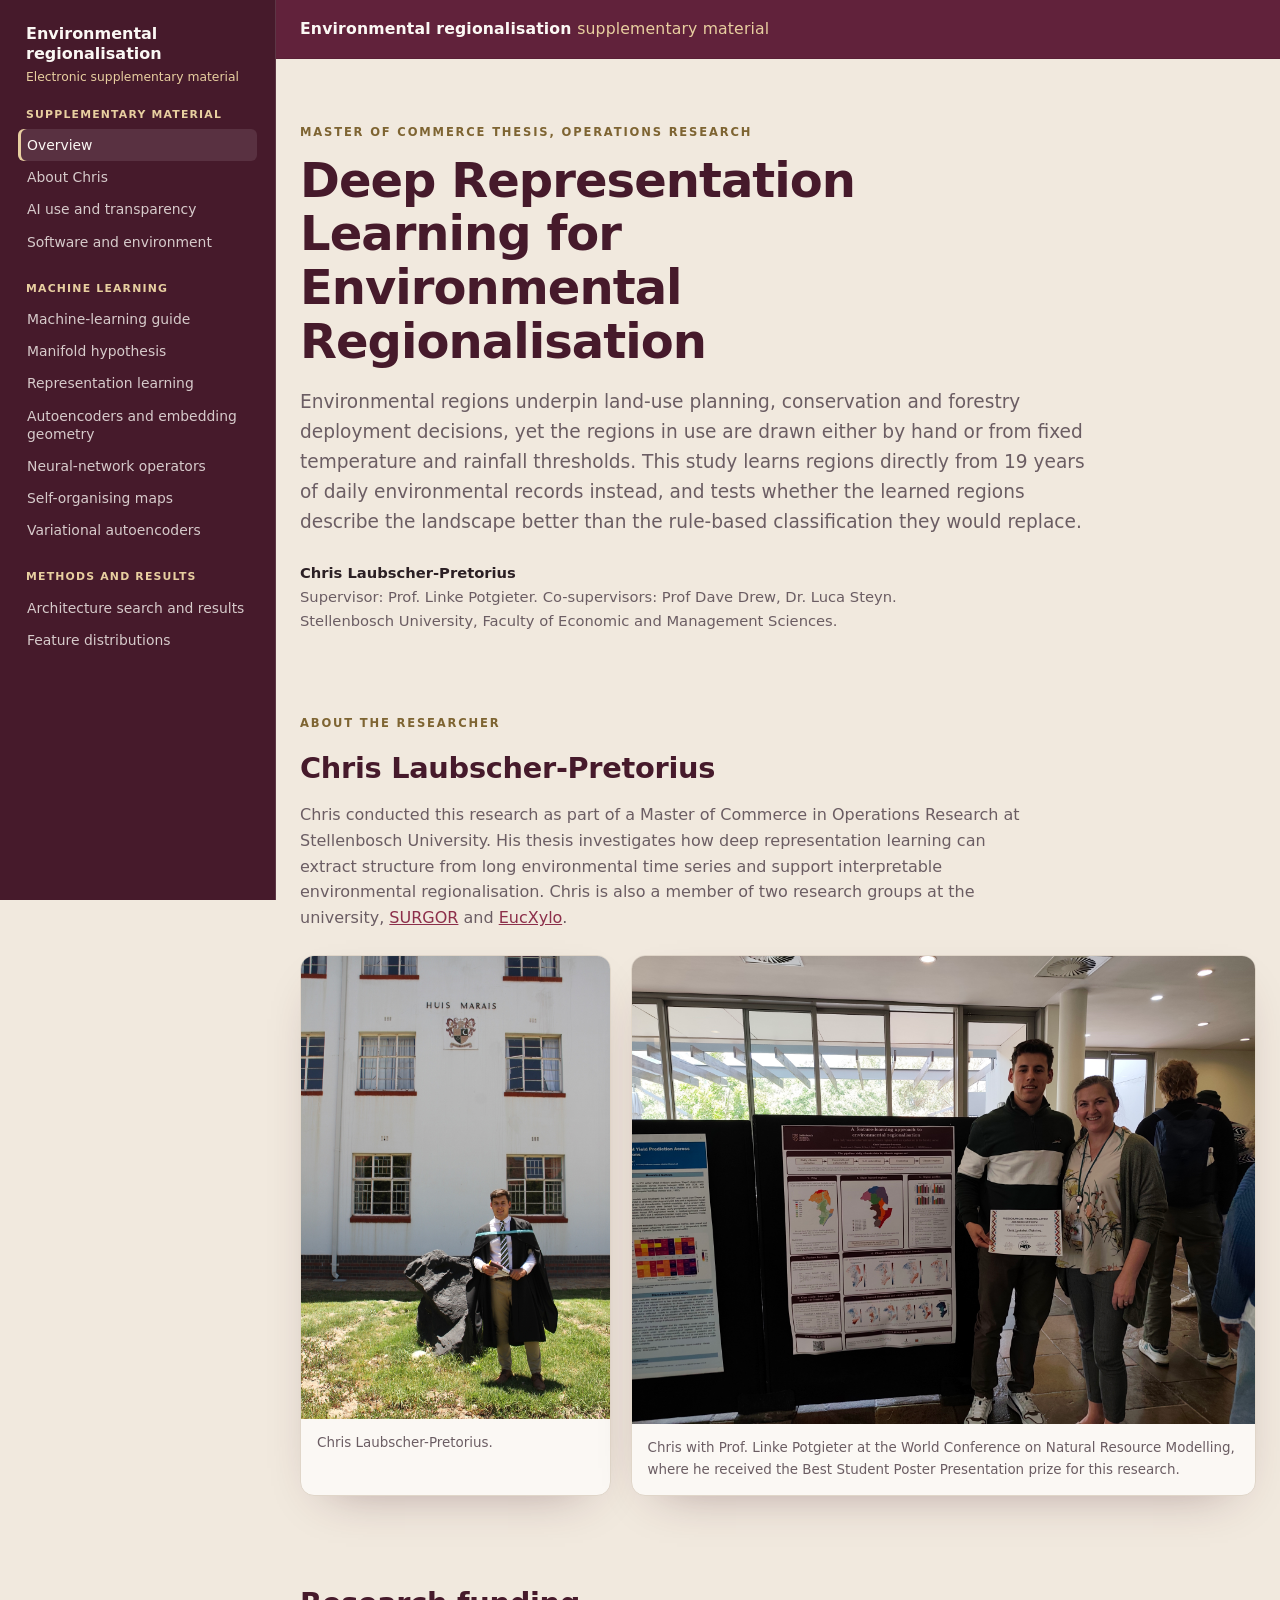
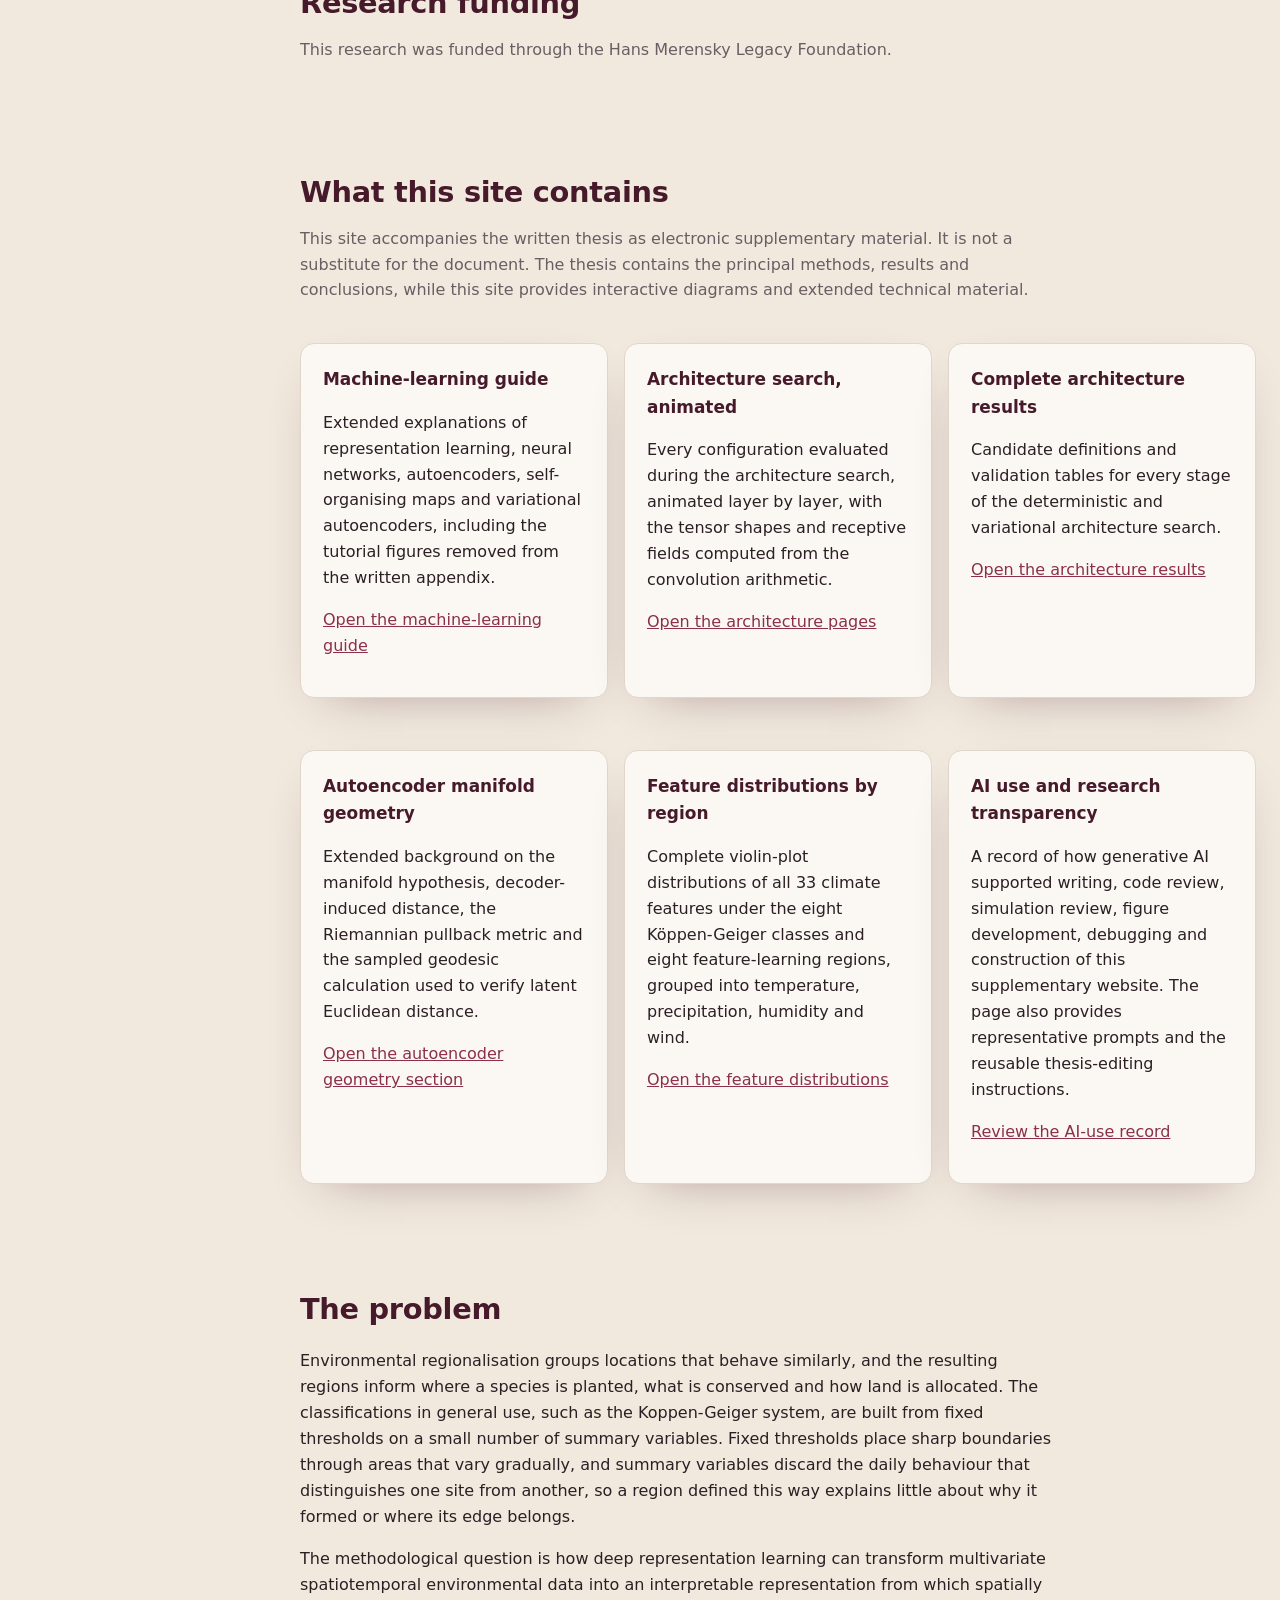
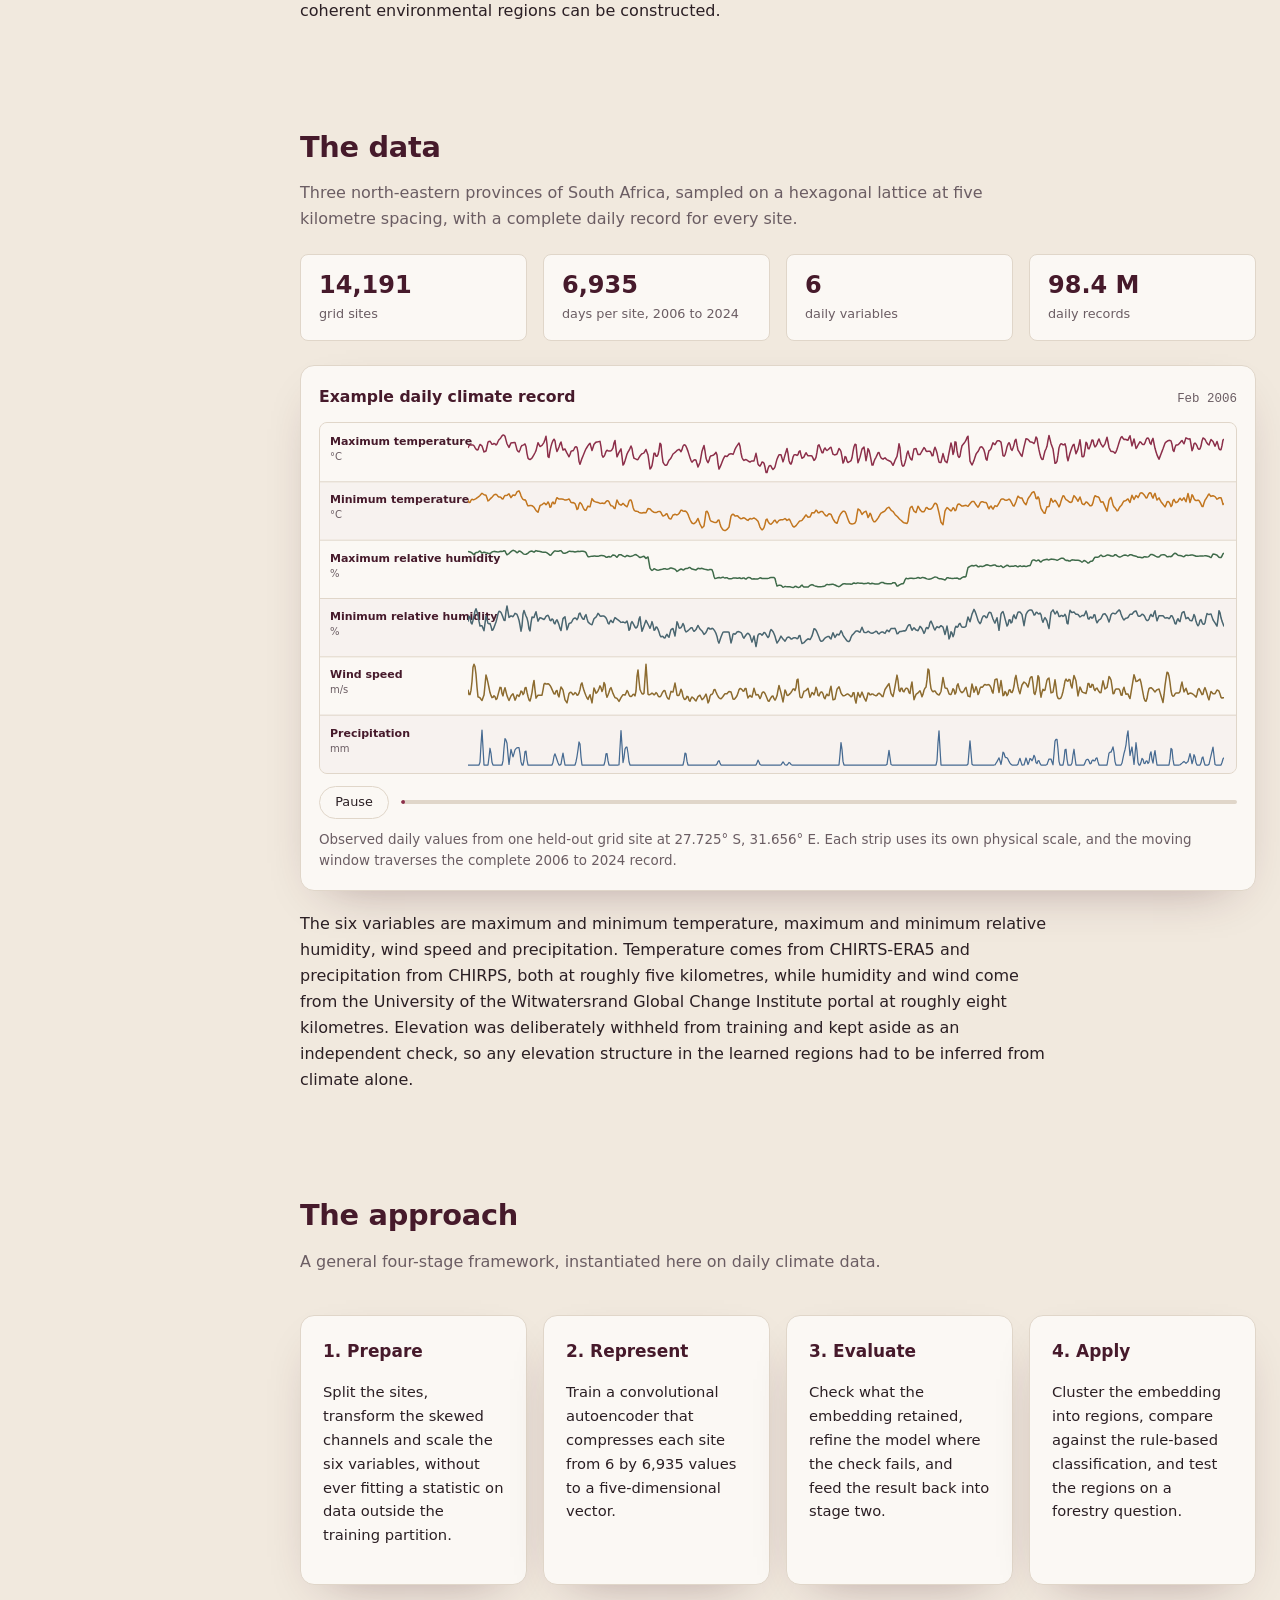
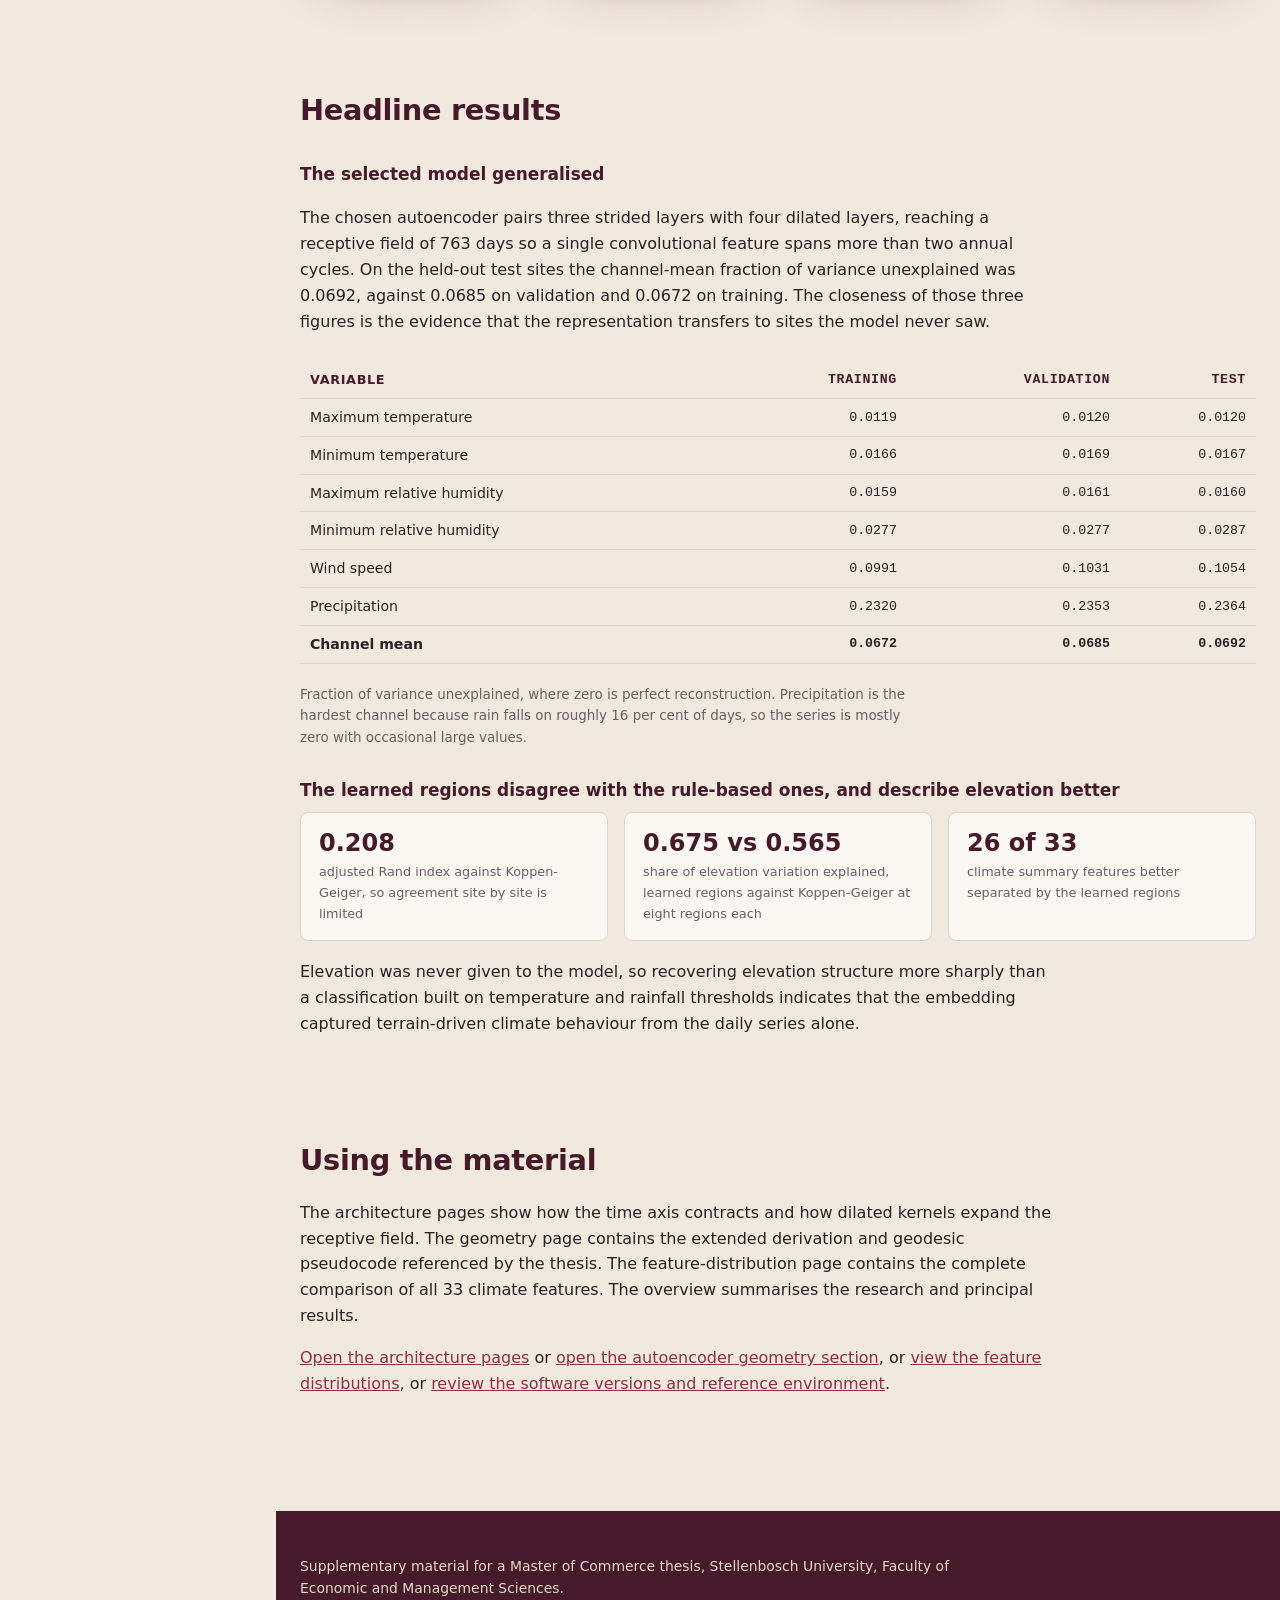
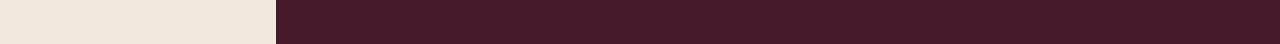
<file: index.html>
<!doctype html>
<html lang="en-GB">
<head>
<meta charset="utf-8">
<meta name="viewport" content="width=device-width, initial-scale=1">
<title>Deep Representation Learning for Environmental Regionalisation | Supplementary material</title>
<meta name="description" content="Supplementary material for a Master of Commerce thesis on deep representation learning for environmental regionalisation in KwaZulu-Natal, Mpumalanga and Limpopo.">
<meta name="robots" content="noindex, nofollow, noarchive, nosnippet, noimageindex, notranslate">
<meta name="googlebot" content="noindex, nofollow, noarchive, nosnippet">
<meta name="bingbot" content="noindex, nofollow, noarchive, nosnippet">
<!-- Opt out of model training and retrieval. -->
<meta name="robots" content="noai, noimageai">
<meta name="CCBot" content="nofollow">
<link rel="stylesheet" href="css/styles.css?v=20260831-2">
<script defer src="js/site-nav.js?v=20260831-2"></script>
<script defer src="js/data-timeline.js"></script>
</head>
<body data-page="overview">

<header class="site-header">
  <div class="wrap">
    <a class="brand" href="index.html">Environmental regionalisation <span>supplementary material</span></a>
    <nav class="nav">
      <a href="index.html" aria-current="page">Overview</a>
      <a href="#about">About</a>
      <a href="research-transparency.html">AI transparency</a>
      <a href="software-environment.html">Software</a>
      <a href="architectures.html">Architectures</a>
      <a href="ml-neural-networks.html#geometry">Geometry</a>
      <a href="feature-distributions.html">Distributions</a>
    </nav>
  </div>
</header>

<main>

<section class="hero">
  <div class="wrap">
    <p class="eyebrow">Master of Commerce thesis, Operations Research</p>
    <h1>Deep Representation Learning for Environmental Regionalisation</h1>
    <p class="lede">
      Environmental regions underpin land-use planning, conservation and forestry deployment
      decisions, yet the regions in use are drawn either by hand or from fixed temperature and
      rainfall thresholds. This study learns regions directly from 19 years of daily environmental
      records instead, and tests whether the learned regions describe the landscape better than the
      rule-based classification they would replace.
    </p>
    <p class="byline">
      <strong>Chris Laubscher-Pretorius</strong><br>
      Supervisor: Prof. Linke Potgieter. Co-supervisors: Prof Dave Drew, Dr. Luca Steyn.<br>
      Stellenbosch University, Faculty of Economic and Management Sciences.
    </p>
  </div>
</section>

<section id="about" class="about-section">
  <div class="wrap">
    <p class="eyebrow">About the researcher</p>
    <h2>Chris Laubscher-Pretorius</h2>
    <p class="section-lede">
      Chris conducted this research as part of a Master of Commerce in Operations Research at
      Stellenbosch University. His thesis investigates how deep representation learning can
      extract structure from long environmental time series and support interpretable
      environmental regionalisation. Chris is also a member of two research groups at the
      university, <a href="https://www.surgor.org.za/" target="_blank" rel="noopener noreferrer">SURGOR</a>
      and <a href="https://eucxylo.sun.ac.za/" target="_blank" rel="noopener noreferrer">EucXylo</a>.
    </p>
    <div class="about-gallery">
      <figure class="about-photo about-photo-portrait">
        <img src="images/about/chris-laubscher-pretorius.jpg"
             alt="Chris Laubscher-Pretorius outside Huis Marais at Stellenbosch University"
             width="2304"
             height="3456"
             loading="lazy">
        <figcaption>Chris Laubscher-Pretorius.</figcaption>
      </figure>
      <figure class="about-photo about-photo-award">
        <img src="images/about/chris-laubscher-pretorius-conference.jpg"
             alt="Chris Laubscher-Pretorius and Professor Linke Potgieter beside the environmental regionalisation poster"
             width="4080"
             height="3060"
             loading="lazy">
        <figcaption>
          Chris with Prof. Linke Potgieter at the World Conference on Natural Resource Modelling,
          where he received the Best Student Poster Presentation prize for this research.
        </figcaption>
      </figure>
    </div>
  </div>
</section>

<section id="funding">
  <div class="wrap">
    <h2>Research funding</h2>
    <p class="section-lede">
      This research was funded through the Hans Merensky Legacy Foundation.
    </p>
  </div>
</section>

<section>
  <div class="wrap">
    <h2>What this site contains</h2>
    <p class="section-lede">
      This site accompanies the written thesis as electronic supplementary material. It is not a
      substitute for the document. The thesis contains the principal methods, results and
      conclusions, while this site provides interactive diagrams and extended technical material.
    </p>
    <div class="grid grid-3">
      <div class="card">
        <h3 style="margin-top:0">Machine-learning guide</h3>
        <p>
          Extended explanations of representation learning, neural networks, autoencoders,
          self-organising maps and variational autoencoders, including
          the tutorial figures removed from the written appendix.
        </p>
        <p><a href="machine-learning.html">Open the machine-learning guide</a></p>
      </div>
      <div class="card">
        <h3 style="margin-top:0">Architecture search, animated</h3>
        <p>
          Every configuration evaluated during the architecture search, animated layer by layer,
          with the tensor shapes and receptive fields computed from the convolution arithmetic.
        </p>
        <p><a href="architectures.html">Open the architecture pages</a></p>
      </div>
      <div class="card">
        <h3 style="margin-top:0">Complete architecture results</h3>
        <p>
          Candidate definitions and validation tables for every stage of the deterministic and
          variational architecture search.
        </p>
        <p><a href="architecture-results.html">Open the architecture results</a></p>
      </div>
      <div class="card">
        <h3 style="margin-top:0">Autoencoder manifold geometry</h3>
        <p>
          Extended background on the manifold hypothesis, decoder-induced distance, the
          Riemannian pullback metric and the sampled geodesic calculation used to verify latent
          Euclidean distance.
        </p>
        <p><a href="ml-neural-networks.html#geometry">Open the autoencoder geometry section</a></p>
      </div>
      <div class="card">
        <h3 style="margin-top:0">Feature distributions by region</h3>
        <p>
          Complete violin-plot distributions of all 33 climate features under the eight
          K&ouml;ppen-Geiger classes and eight feature-learning regions, grouped into temperature,
          precipitation, humidity and wind.
        </p>
        <p><a href="feature-distributions.html">Open the feature distributions</a></p>
      </div>
      <div class="card">
        <h3 style="margin-top:0">AI use and research transparency</h3>
        <p>
          A record of how generative AI supported writing, code review, simulation review,
          figure development, debugging and construction of this supplementary website. The page
          also provides representative prompts and the reusable thesis-editing instructions.
        </p>
        <p><a href="research-transparency.html">Review the AI-use record</a></p>
      </div>
    </div>
  </div>
</section>

<section>
  <div class="wrap">
    <h2>The problem</h2>
    <p>
      Environmental regionalisation groups locations that behave similarly, and the resulting
      regions inform where a species is planted, what is conserved and how land is allocated. The
      classifications in general use, such as the Koppen-Geiger system, are built from fixed
      thresholds on a small number of summary variables. Fixed thresholds place sharp boundaries
      through areas that vary gradually, and summary variables discard the daily behaviour that
      distinguishes one site from another, so a region defined this way explains little about why
      it formed or where its edge belongs.
    </p>
    <p>
      The methodological question is how deep representation learning can transform multivariate
      spatiotemporal environmental data into an interpretable representation from which spatially
      coherent environmental regions can be constructed.
    </p>
  </div>
</section>

<section>
  <div class="wrap">
    <h2>The data</h2>
    <p class="section-lede">
      Three north-eastern provinces of South Africa, sampled on a hexagonal lattice at five
      kilometre spacing, with a complete daily record for every site.
    </p>
    <div class="grid grid-4">
      <div class="stat"><span class="n">14,191</span><span class="k">grid sites</span></div>
      <div class="stat"><span class="n">6,935</span><span class="k">days per site, 2006 to 2024</span></div>
      <div class="stat"><span class="n">6</span><span class="k">daily variables</span></div>
      <div class="stat"><span class="n">98.4 M</span><span class="k">daily records</span></div>
    </div>
    <figure class="data-timeline">
      <div class="data-timeline-heading">
        <strong>Example daily climate record</strong>
        <span id="data-timeline-date">Loading the record...</span>
      </div>
      <div class="data-timeline-canvas-wrap">
        <canvas id="data-timeline-canvas" role="img" aria-label="Six animated daily environmental time series from one held-out grid site"></canvas>
      </div>
      <div class="data-timeline-controls">
        <button id="data-timeline-toggle" type="button">Pause</button>
        <div class="data-timeline-progress" aria-hidden="true"><span id="data-timeline-progress"></span></div>
      </div>
      <figcaption id="data-timeline-caption">A moving one-year window through one complete site record.</figcaption>
    </figure>
    <p style="margin-top:18px">
      The six variables are maximum and minimum temperature, maximum and minimum relative
      humidity, wind speed and precipitation. Temperature comes from CHIRTS-ERA5 and precipitation
      from CHIRPS, both at roughly five kilometres, while humidity and wind come from the
      University of the Witwatersrand Global Change Institute portal at roughly eight kilometres.
      Elevation was deliberately withheld from training and kept aside as an independent check, so
      any elevation structure in the learned regions had to be inferred from climate alone.
    </p>
  </div>
</section>

<section>
  <div class="wrap">
    <h2>The approach</h2>
    <p class="section-lede">
      A general four-stage framework, instantiated here on daily climate data.
    </p>
    <div class="grid grid-4">
      <div class="card"><h3 style="margin-top:0">1. Prepare</h3><p style="font-size:0.92rem">
        Split the sites, transform the skewed channels and scale the six variables, without ever
        fitting a statistic on data outside the training partition.</p></div>
      <div class="card"><h3 style="margin-top:0">2. Represent</h3><p style="font-size:0.92rem">
        Train a convolutional autoencoder that compresses each site from 6 by 6,935 values to a
        five-dimensional vector.</p></div>
      <div class="card"><h3 style="margin-top:0">3. Evaluate</h3><p style="font-size:0.92rem">
        Check what the embedding retained, refine the model where the check fails, and feed the
        result back into stage two.</p></div>
      <div class="card"><h3 style="margin-top:0">4. Apply</h3><p style="font-size:0.92rem">
        Cluster the embedding into regions, compare against the rule-based classification, and test
        the regions on a forestry question.</p></div>
    </div>
  </div>
</section>

<section>
  <div class="wrap">
    <h2>Headline results</h2>

    <h3>The selected model generalised</h3>
    <p>
      The chosen autoencoder pairs three strided layers with four dilated layers, reaching a
      receptive field of 763 days so a single convolutional feature spans more than two annual
      cycles. On the held-out test sites the channel-mean fraction of variance unexplained was
      0.0692, against 0.0685 on validation and 0.0672 on training. The closeness of those three
      figures is the evidence that the representation transfers to sites the model never saw.
    </p>
    <div class="table-scroll">
      <table>
        <thead><tr><th>Variable</th><th class="num">Training</th><th class="num">Validation</th><th class="num">Test</th></tr></thead>
        <tbody>
          <tr><td>Maximum temperature</td><td class="num">0.0119</td><td class="num">0.0120</td><td class="num">0.0120</td></tr>
          <tr><td>Minimum temperature</td><td class="num">0.0166</td><td class="num">0.0169</td><td class="num">0.0167</td></tr>
          <tr><td>Maximum relative humidity</td><td class="num">0.0159</td><td class="num">0.0161</td><td class="num">0.0160</td></tr>
          <tr><td>Minimum relative humidity</td><td class="num">0.0277</td><td class="num">0.0277</td><td class="num">0.0287</td></tr>
          <tr><td>Wind speed</td><td class="num">0.0991</td><td class="num">0.1031</td><td class="num">0.1054</td></tr>
          <tr><td>Precipitation</td><td class="num">0.2320</td><td class="num">0.2353</td><td class="num">0.2364</td></tr>
          <tr><td><strong>Channel mean</strong></td><td class="num"><strong>0.0672</strong></td><td class="num"><strong>0.0685</strong></td><td class="num"><strong>0.0692</strong></td></tr>
        </tbody>
      </table>
    </div>
    <p class="fig-note">
      Fraction of variance unexplained, where zero is perfect reconstruction. Precipitation is the
      hardest channel because rain falls on roughly 16 per cent of days, so the series is mostly
      zero with occasional large values.
    </p>

    <h3>The learned regions disagree with the rule-based ones, and describe elevation better</h3>
    <div class="grid grid-3">
      <div class="stat"><span class="n">0.208</span><span class="k">adjusted Rand index against Koppen-Geiger, so agreement site by site is limited</span></div>
      <div class="stat"><span class="n">0.675 vs 0.565</span><span class="k">share of elevation variation explained, learned regions against Koppen-Geiger at eight regions each</span></div>
      <div class="stat"><span class="n">26 of 33</span><span class="k">climate summary features better separated by the learned regions</span></div>
    </div>
    <p style="margin-top:18px">
      Elevation was never given to the model, so recovering elevation structure more sharply than a
      classification built on temperature and rainfall thresholds indicates that the embedding
      captured terrain-driven climate behaviour from the daily series alone.
    </p>
  </div>
</section>

<section>
  <div class="wrap">
    <h2>Using the material</h2>
    <p>
      The architecture pages show how the time axis contracts and how dilated kernels expand the
      receptive field. The geometry page contains the extended derivation and geodesic pseudocode
      referenced by the thesis. The feature-distribution page contains the complete comparison of
      all 33 climate features. The overview summarises the research and principal results.
    </p>
    <p><a href="architectures.html">Open the architecture pages</a> or
      <a href="ml-neural-networks.html#geometry">open the autoencoder geometry section</a>, or
      <a href="feature-distributions.html">view the feature distributions</a>, or
      <a href="software-environment.html">review the software versions and reference environment</a>.</p>
  </div>
</section>

</main>

<footer class="site-footer">
  <div class="wrap">
    <p>Supplementary material for a Master of Commerce thesis, Stellenbosch University, Faculty of
    Economic and Management Sciences.</p>
  </div>
</footer>

</body>
</html>
</file>
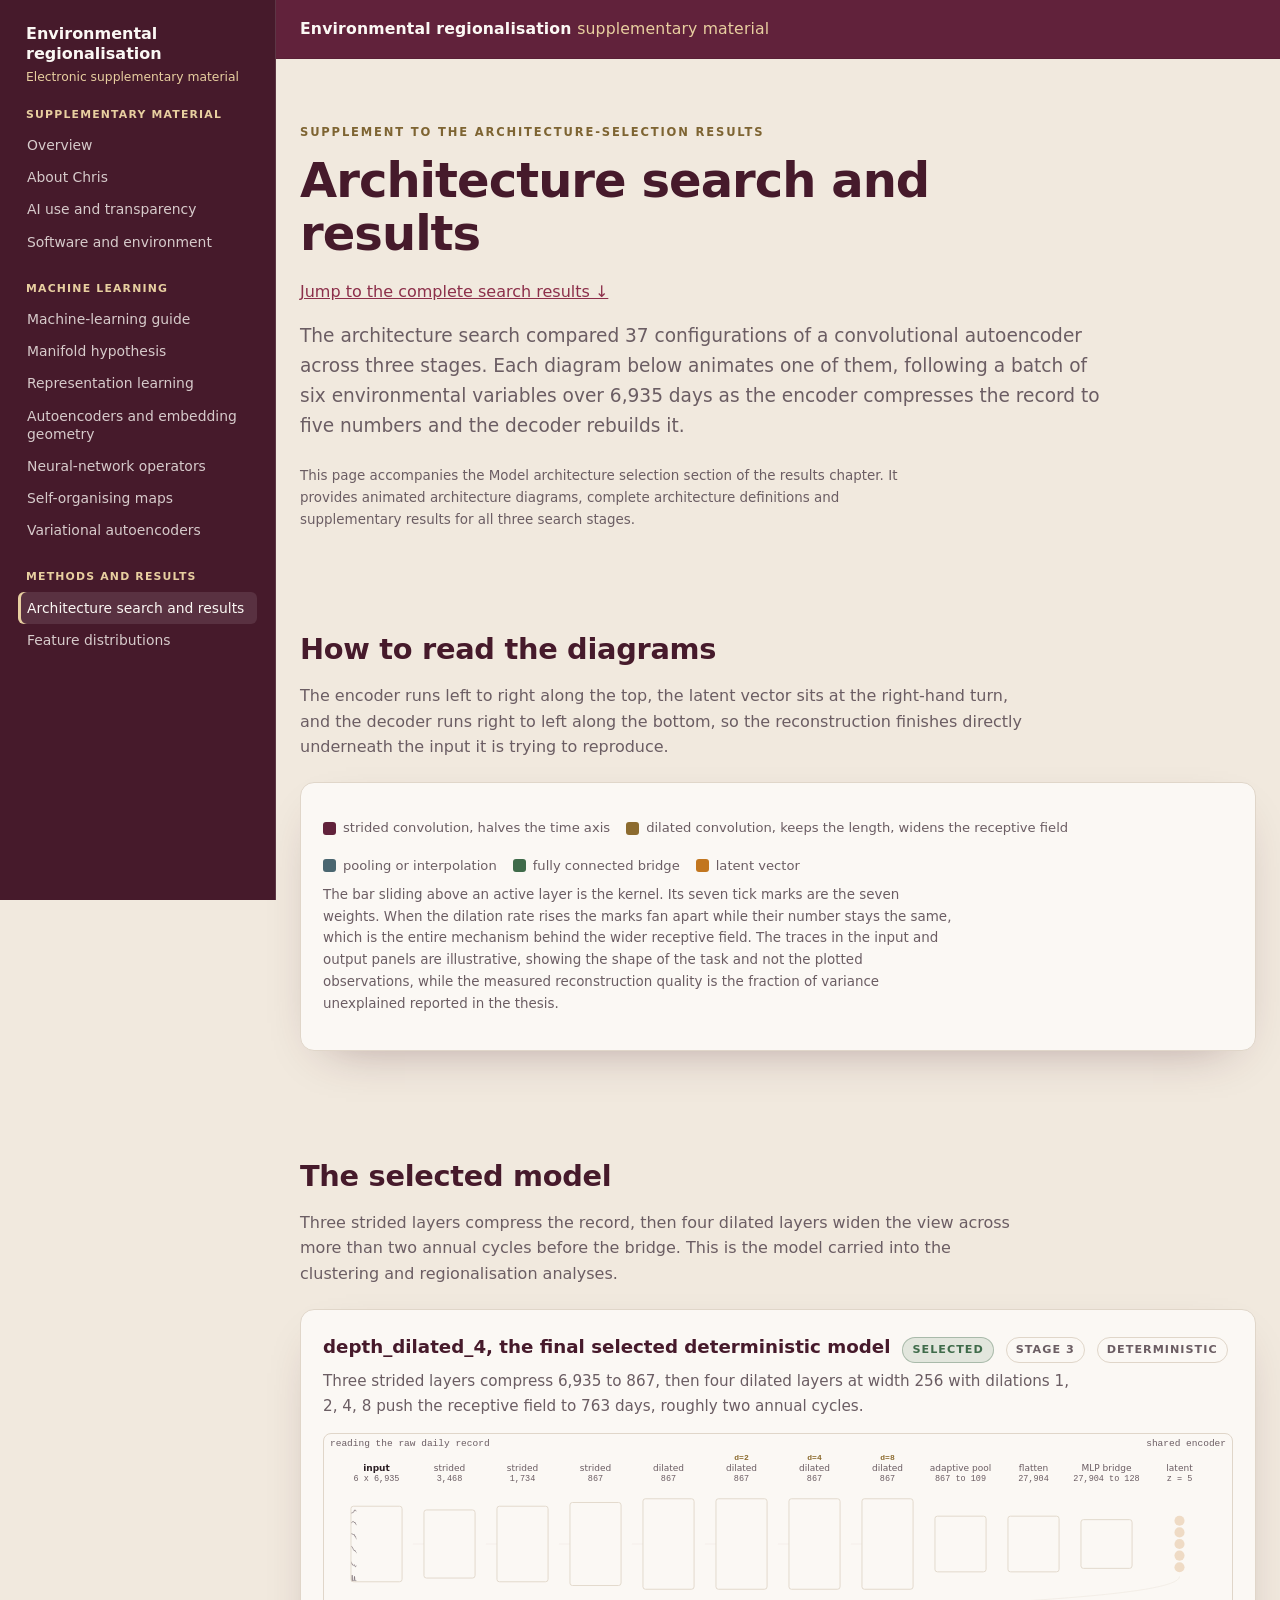
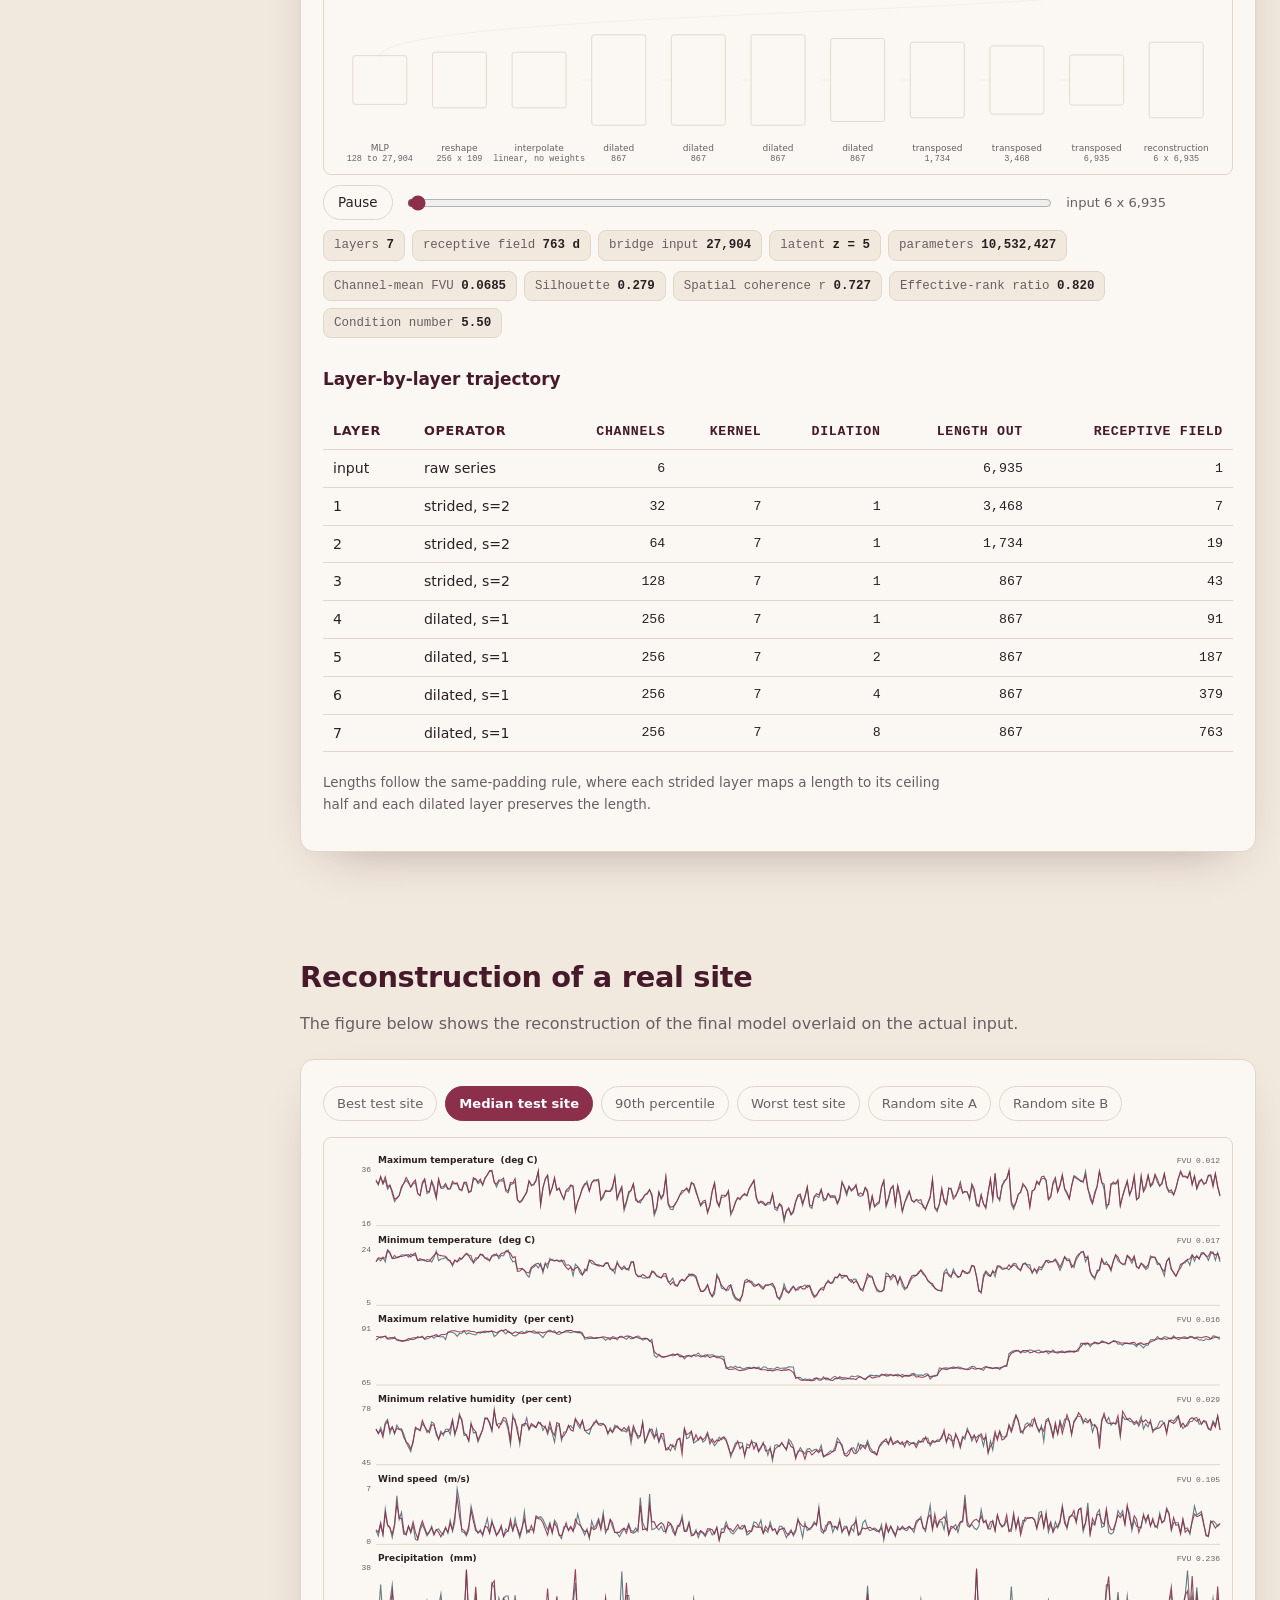
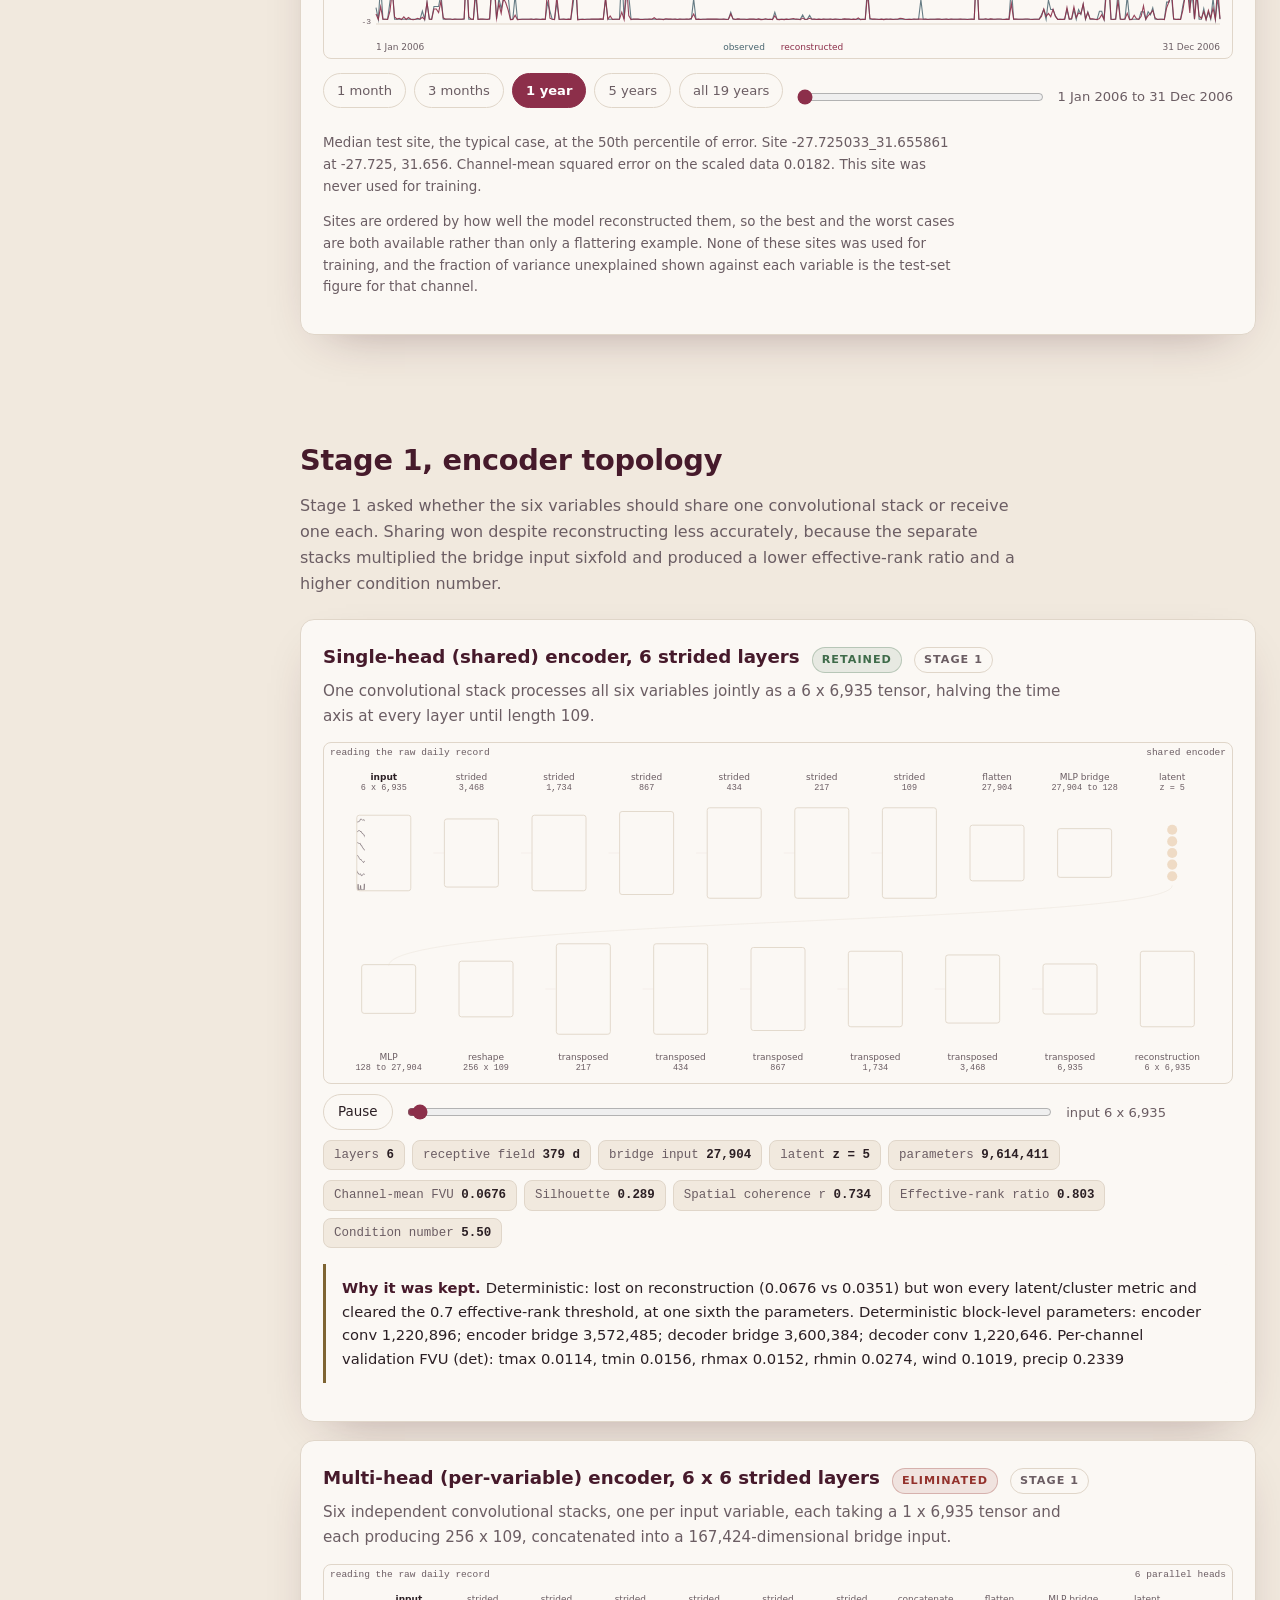
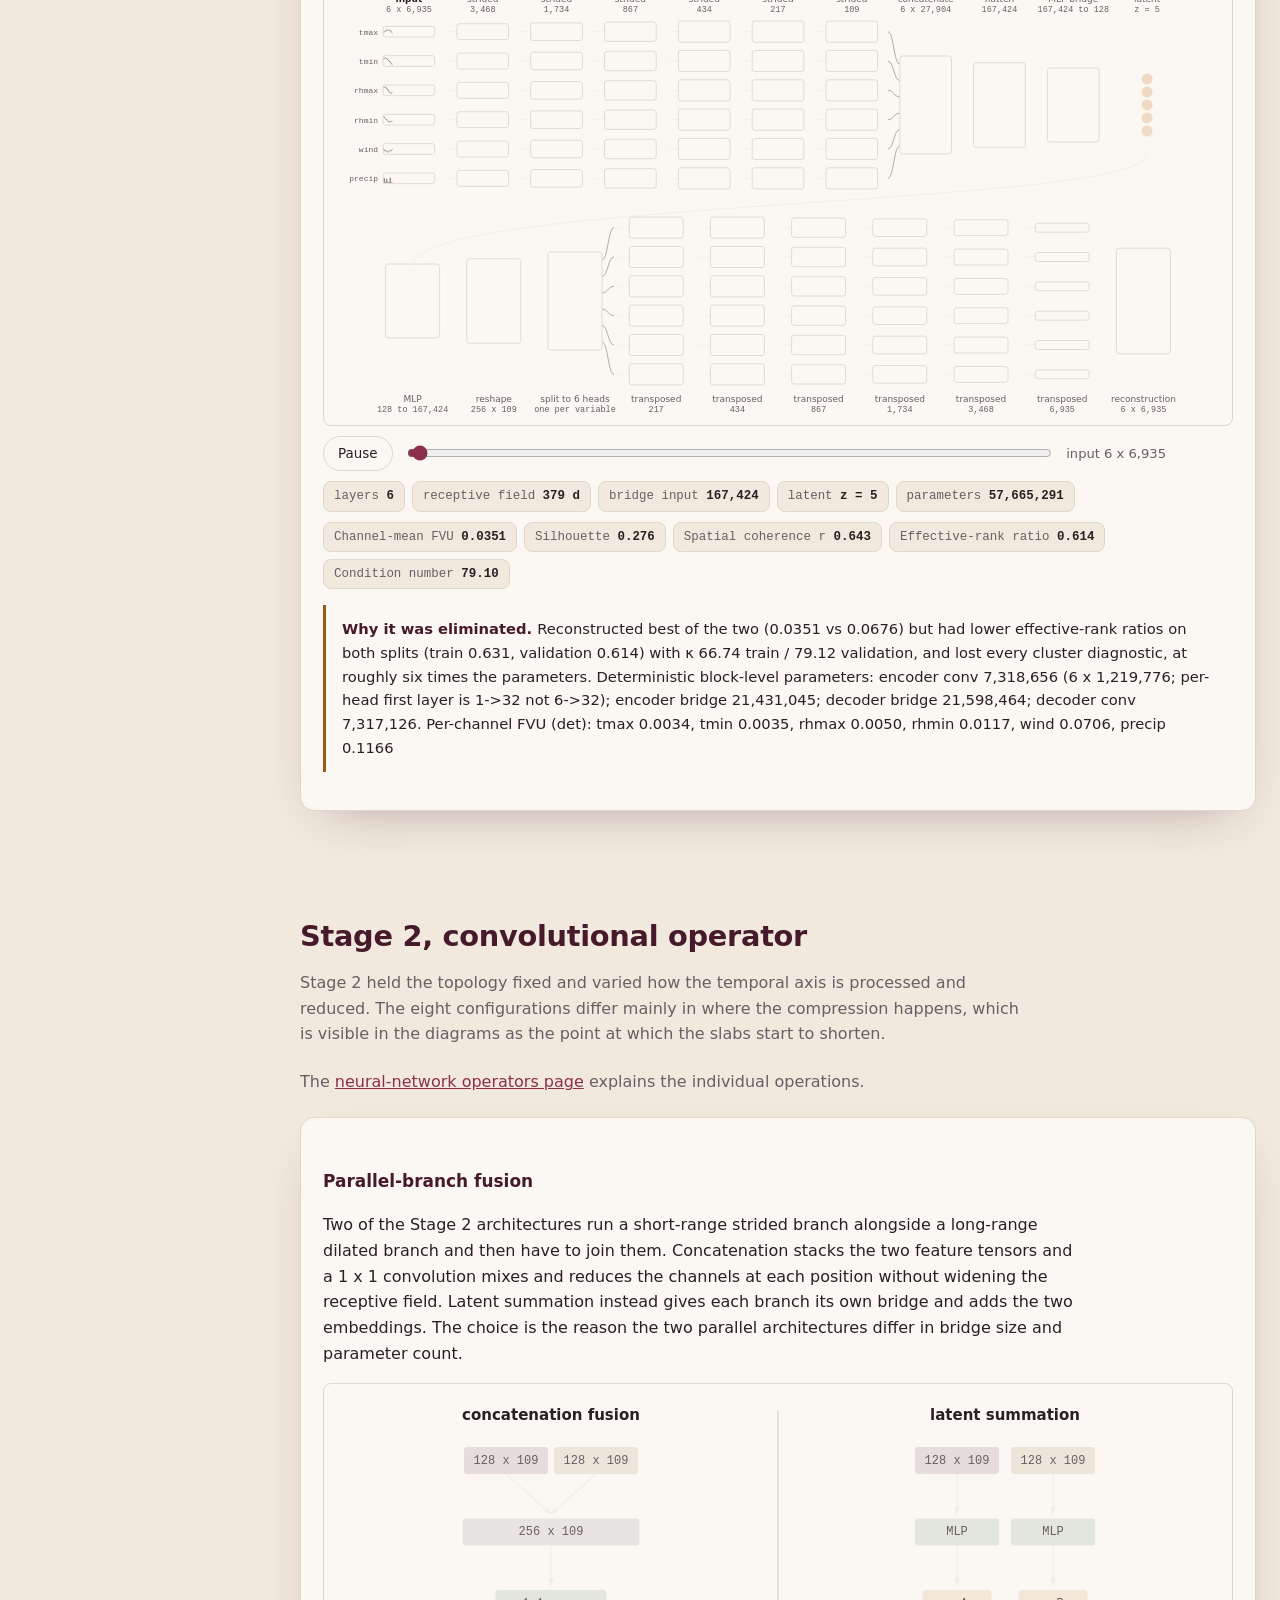
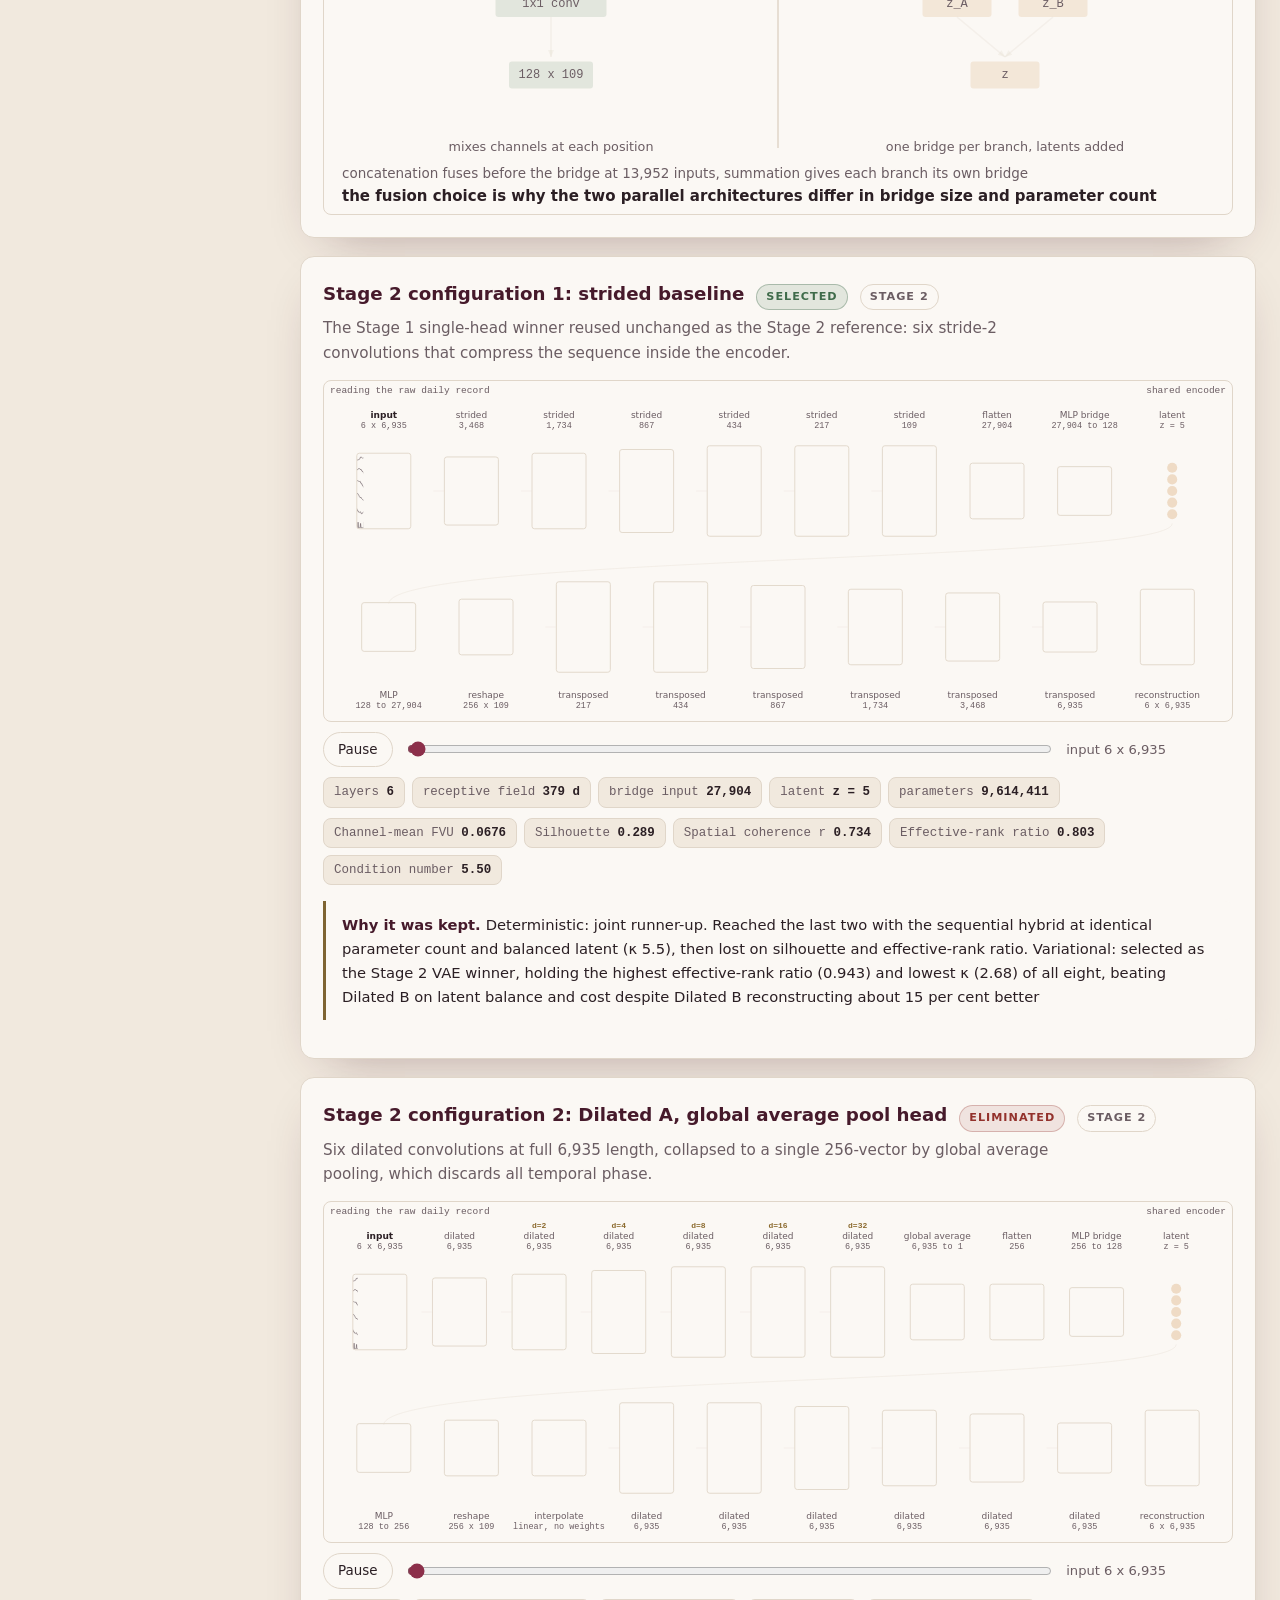
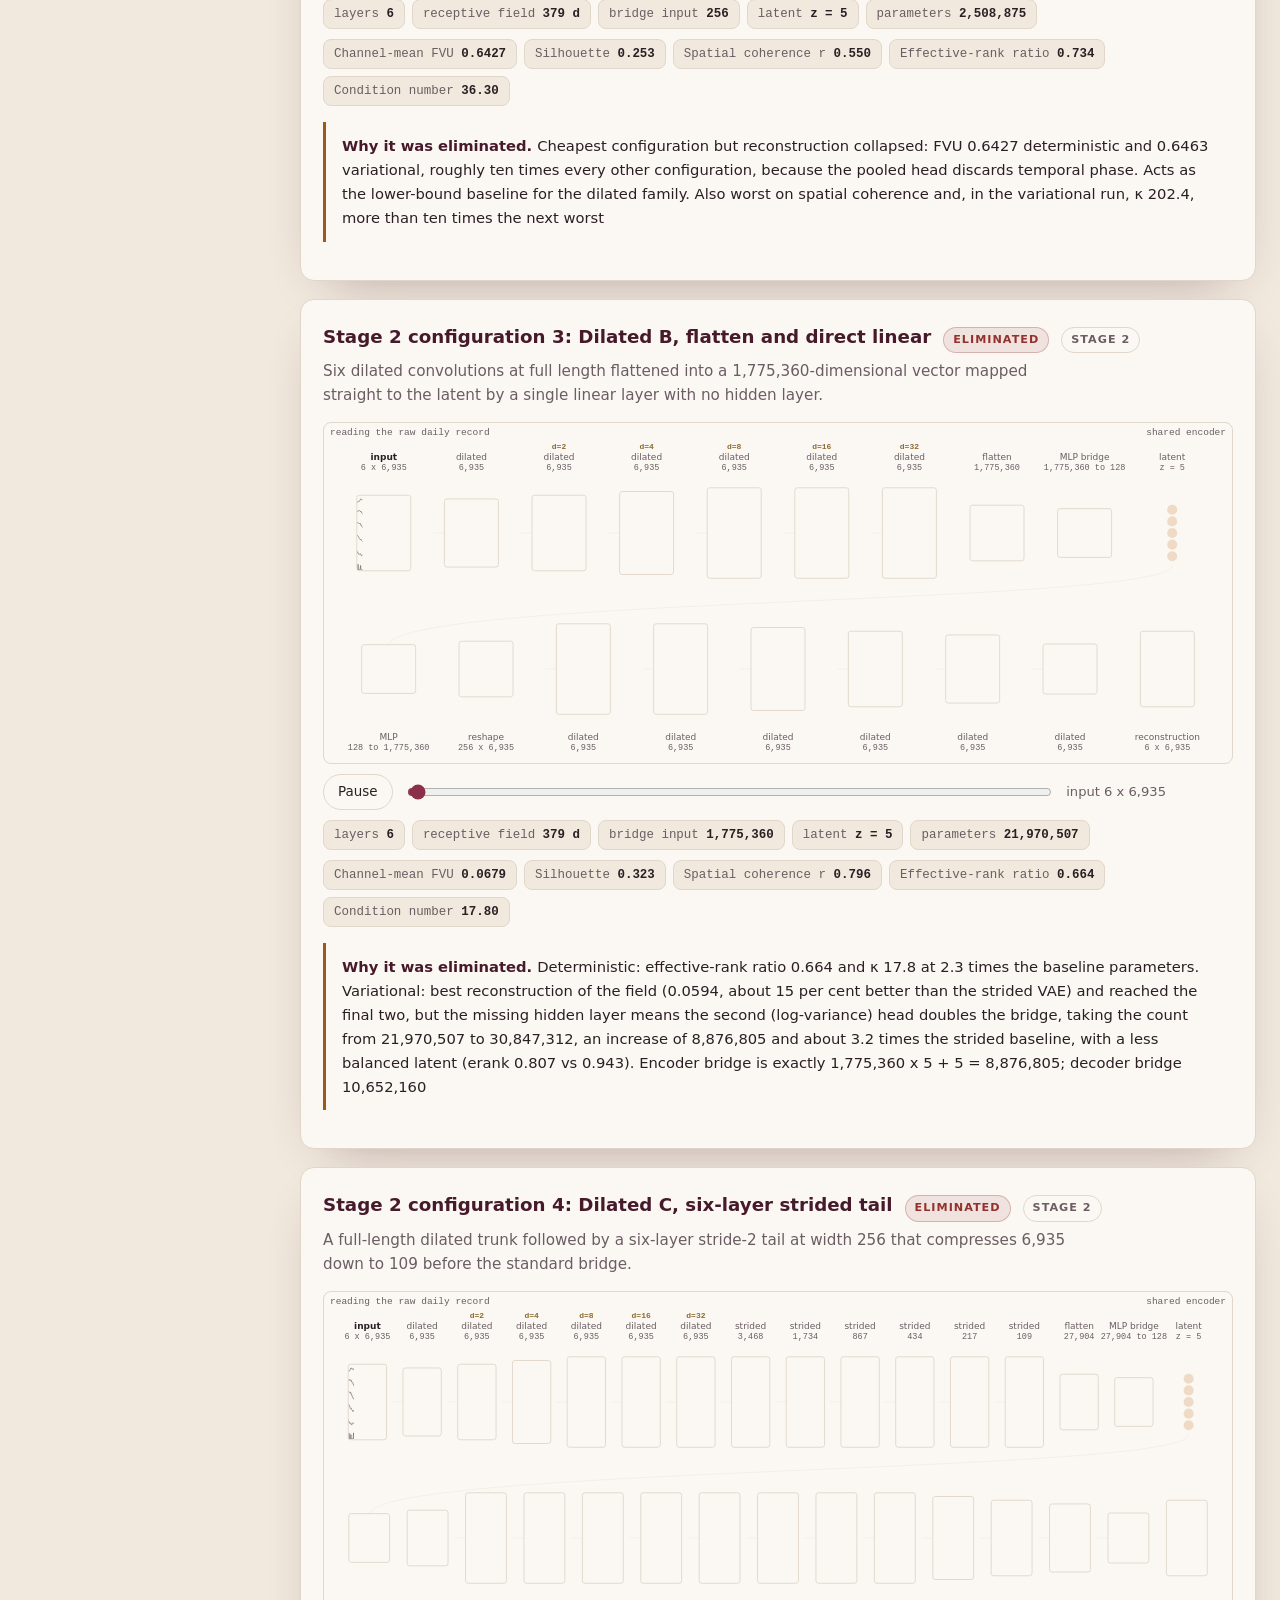
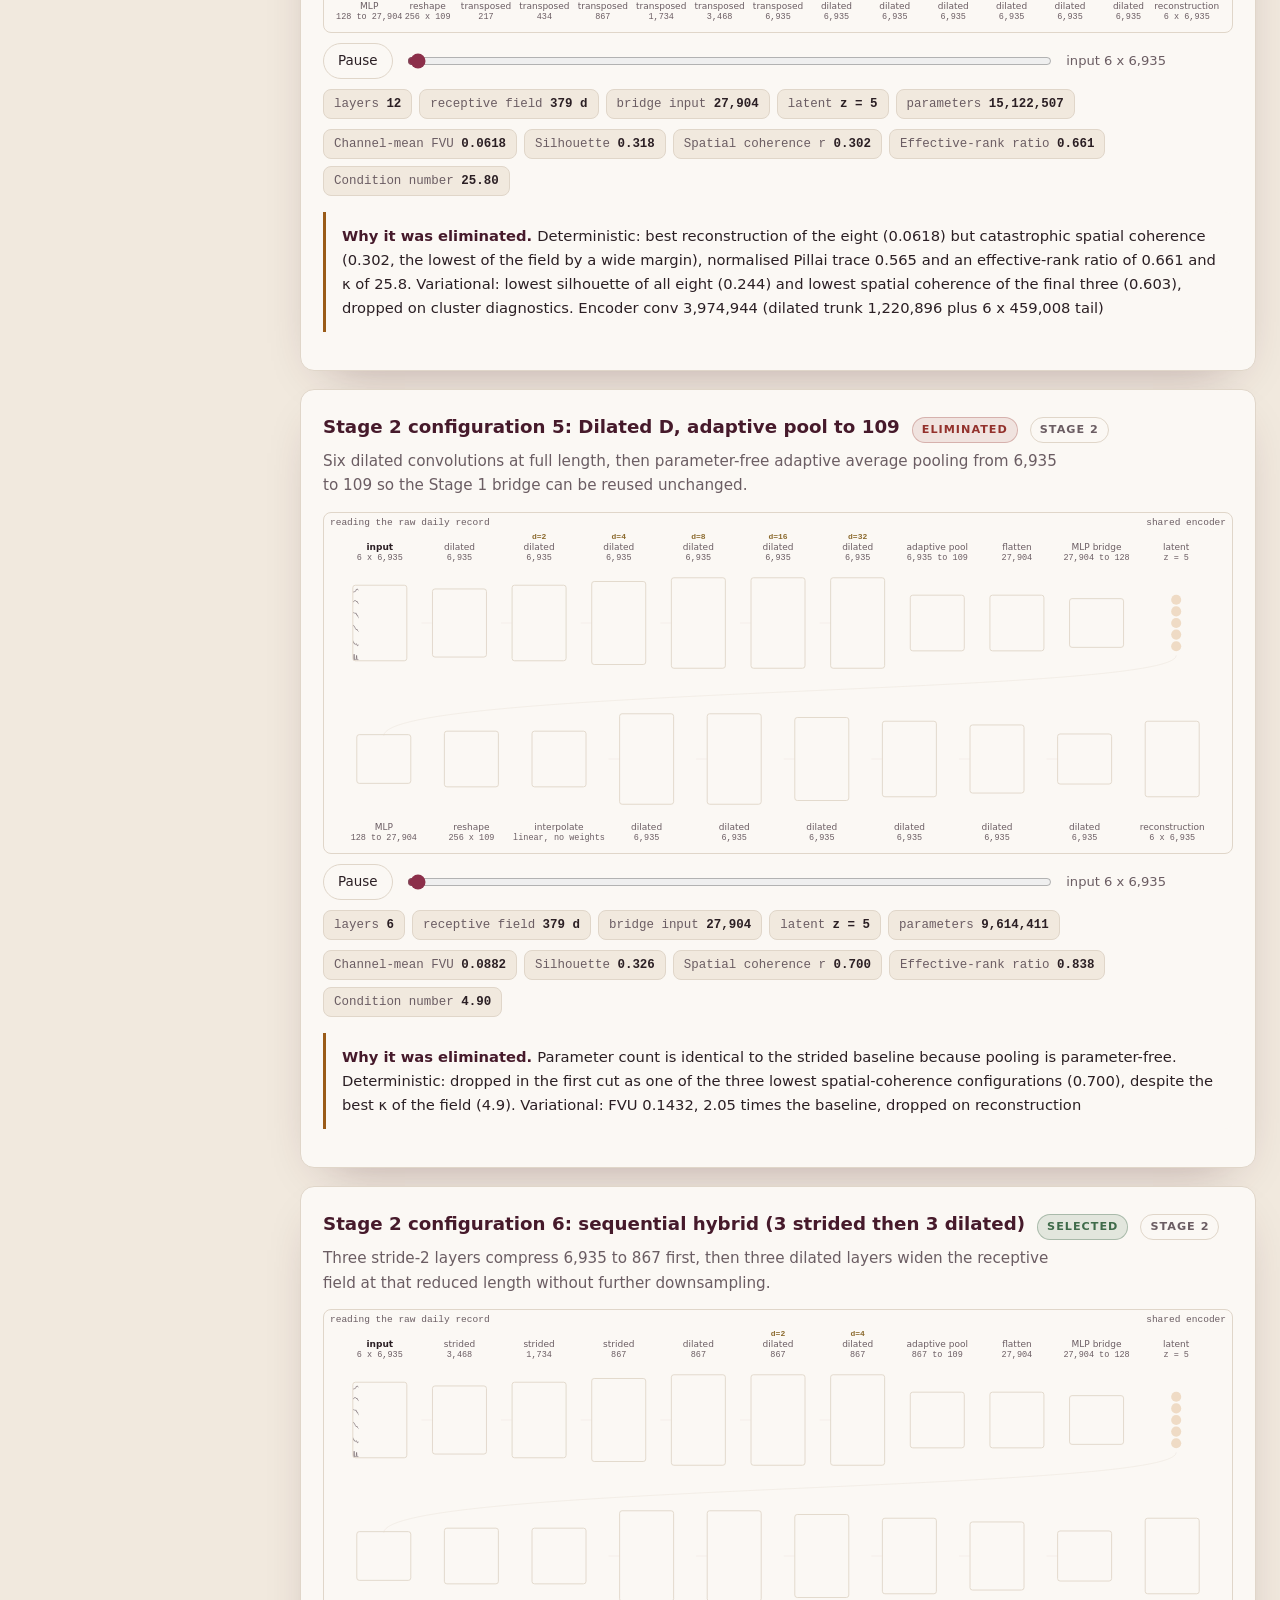
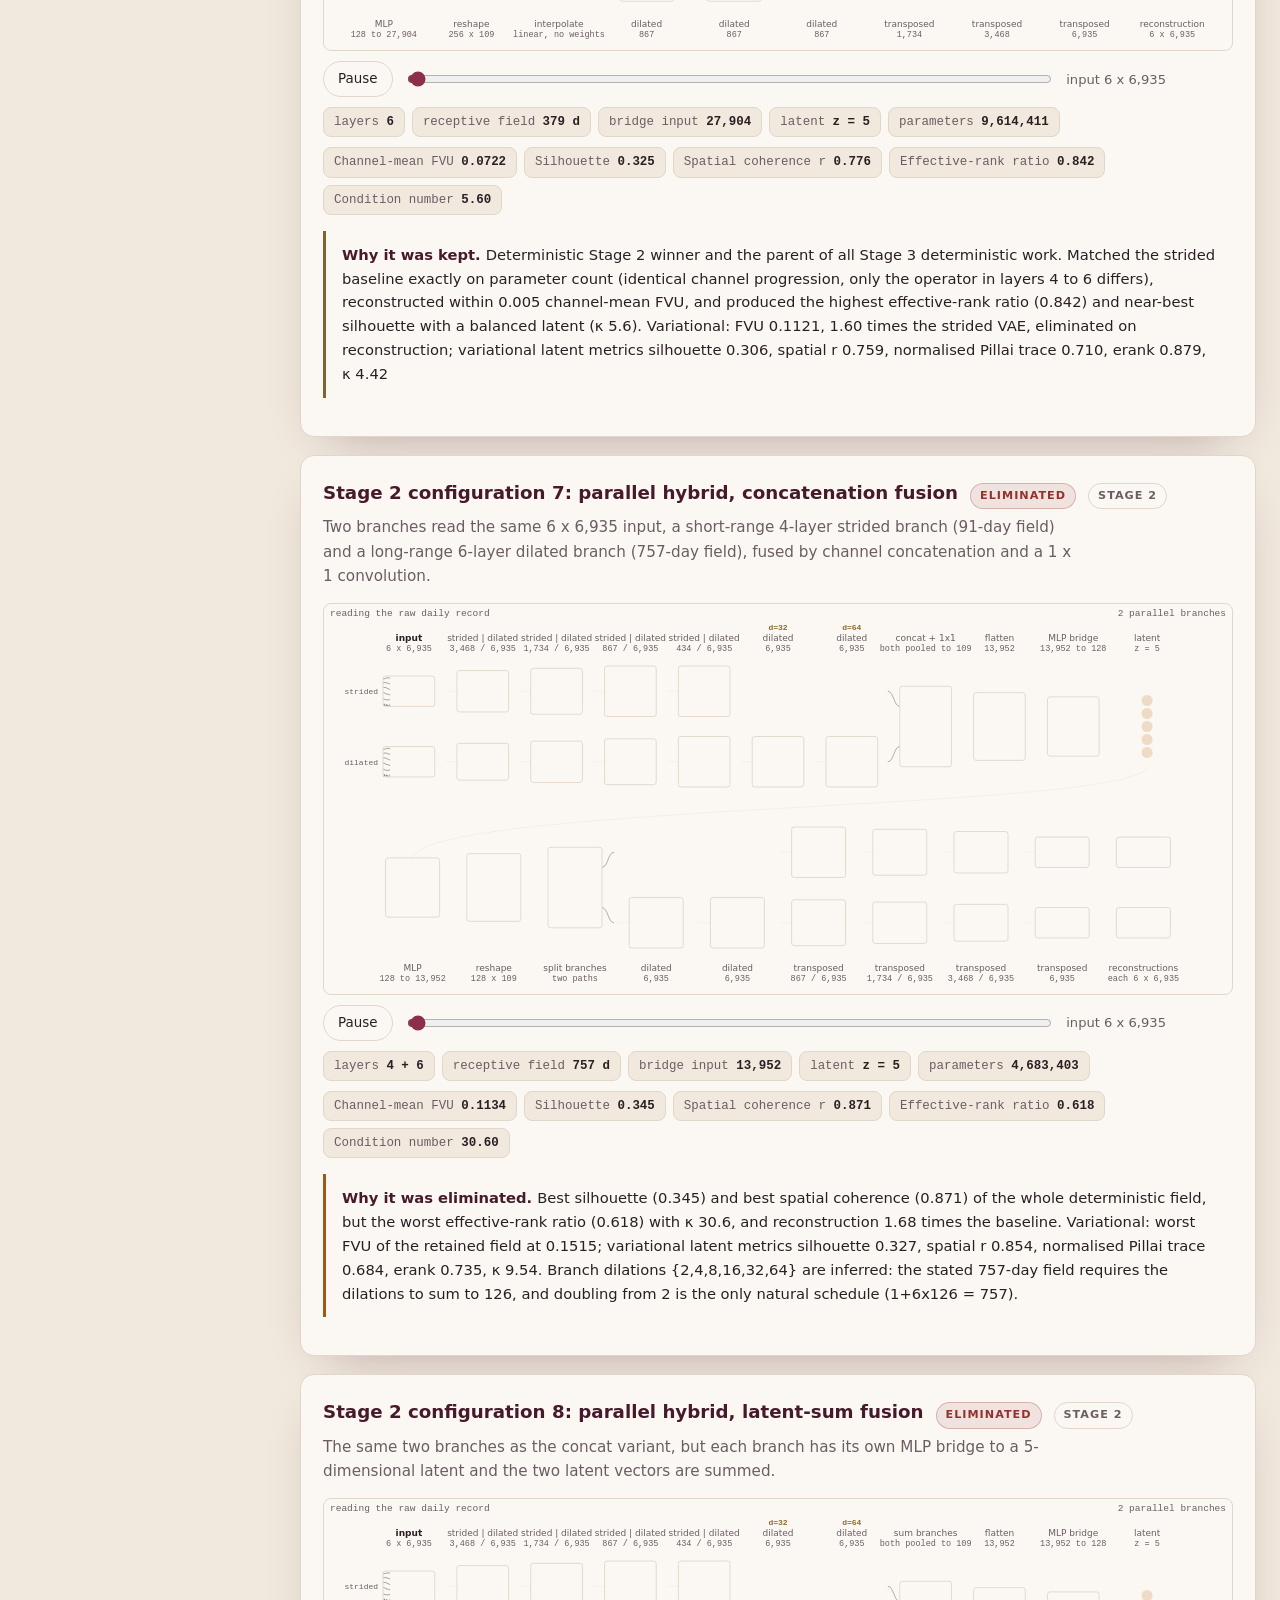
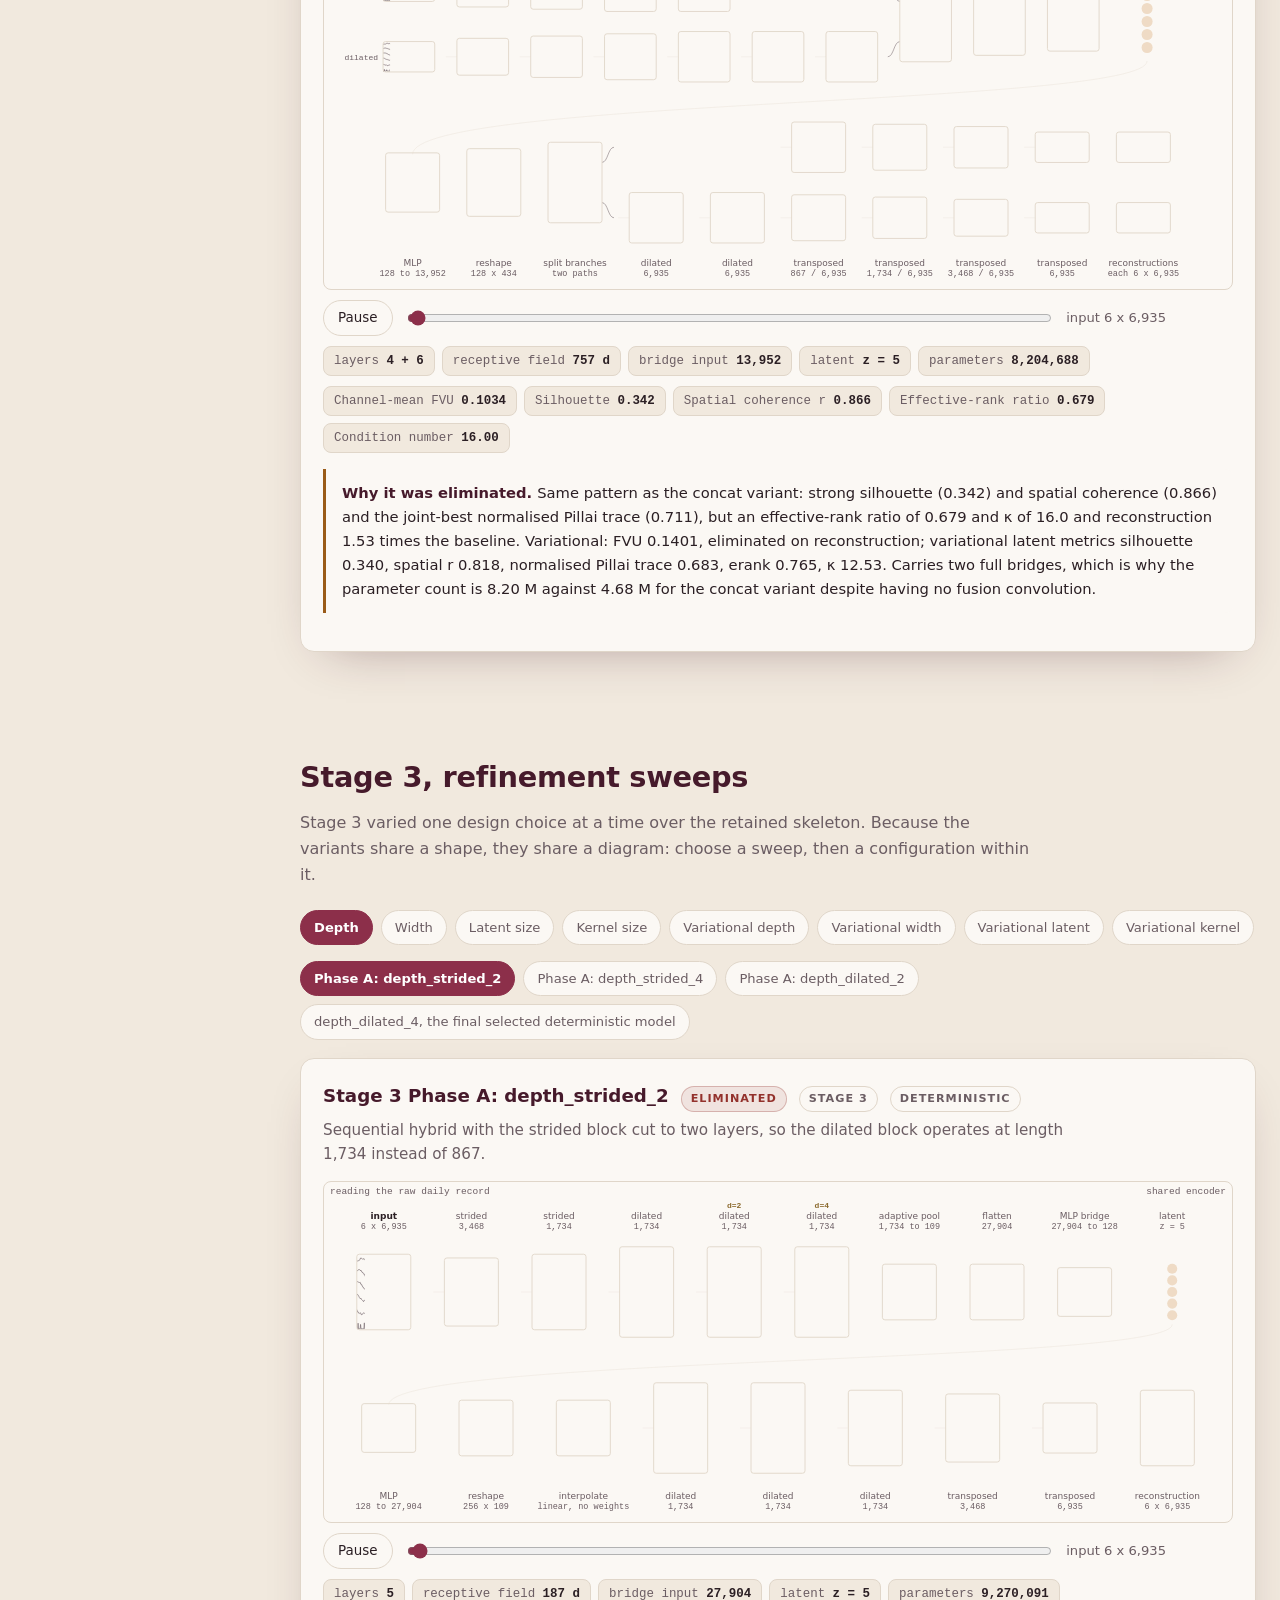
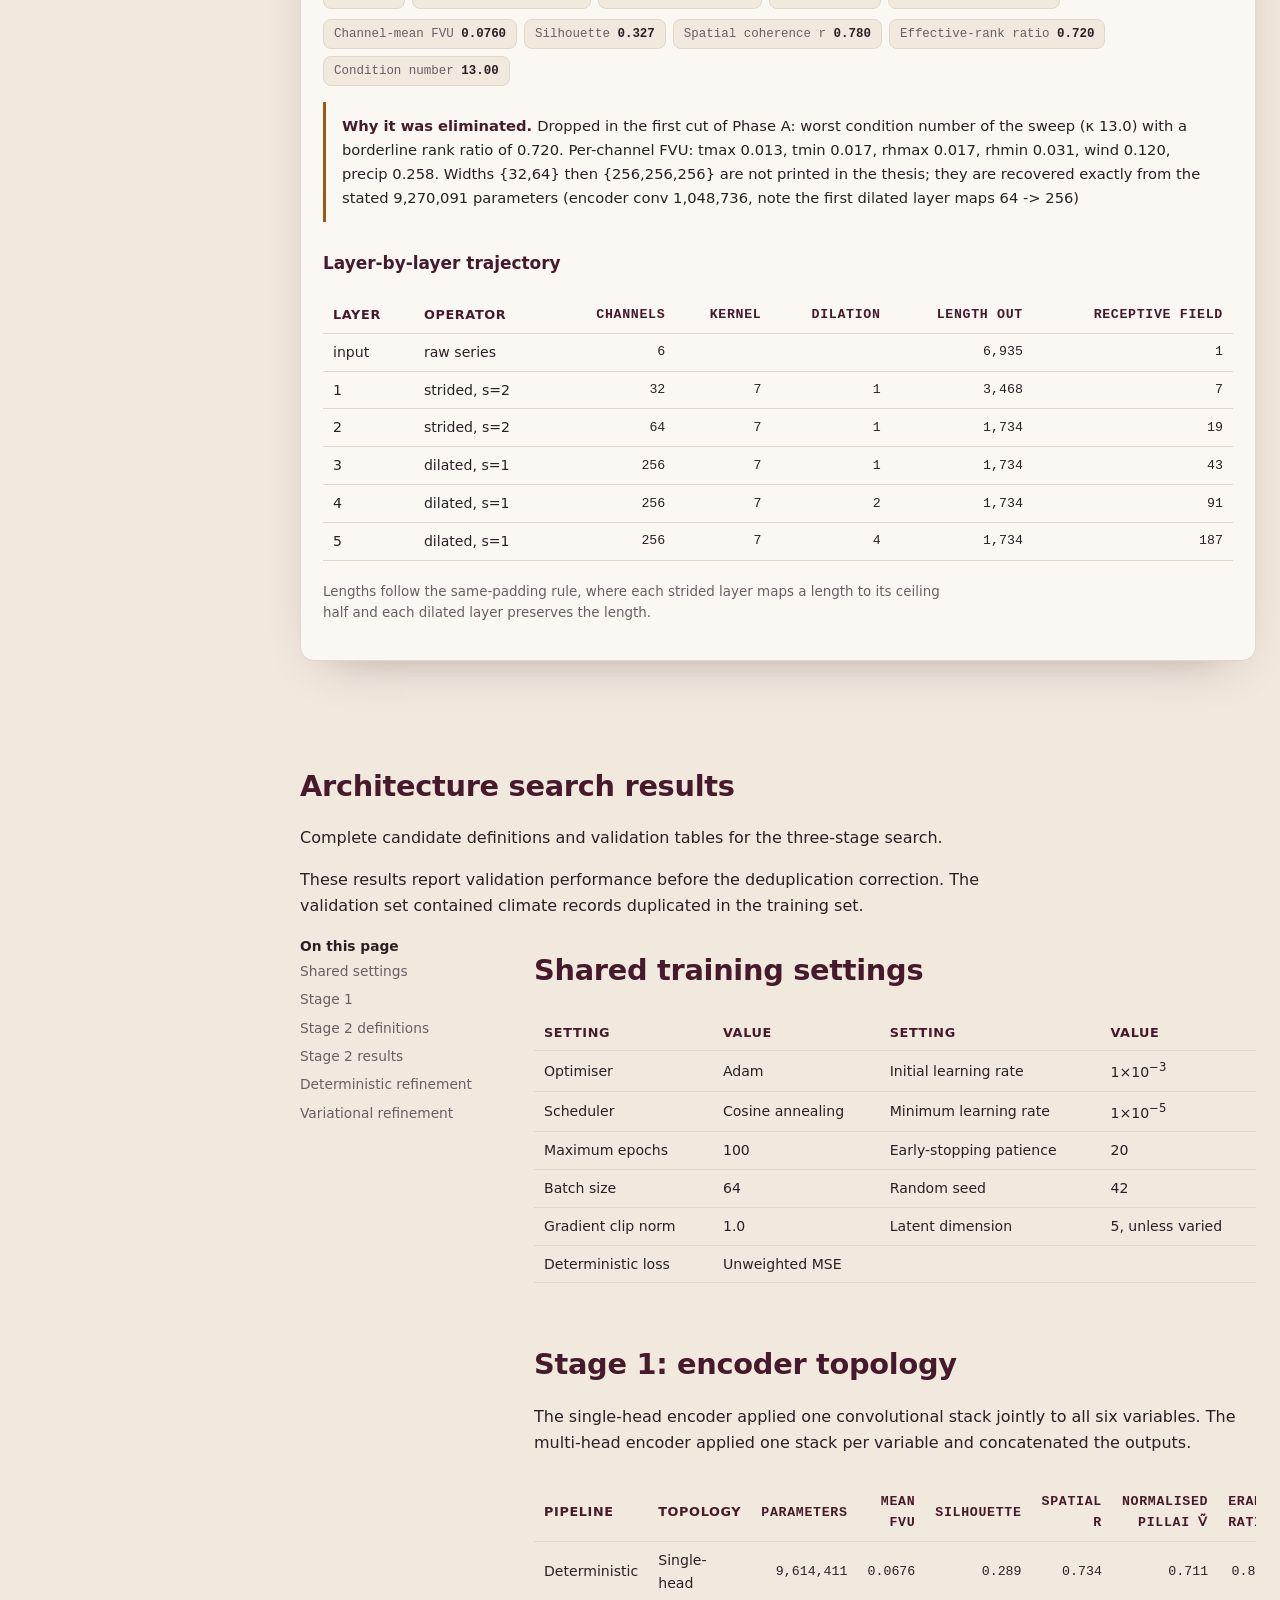
<file: architecture-results.html>
<!doctype html><html lang="en-GB"><head><meta charset="utf-8"><title>Architecture search results</title><meta name="robots" content="noindex, nofollow, noarchive"><script>location.replace('architectures.html'+(location.hash?'#results-'+location.hash.slice(1):'#search-results'));</script></head><body><p><a href="architectures.html#search-results">Architecture search results have moved here.</a></p></body></html>
</file>
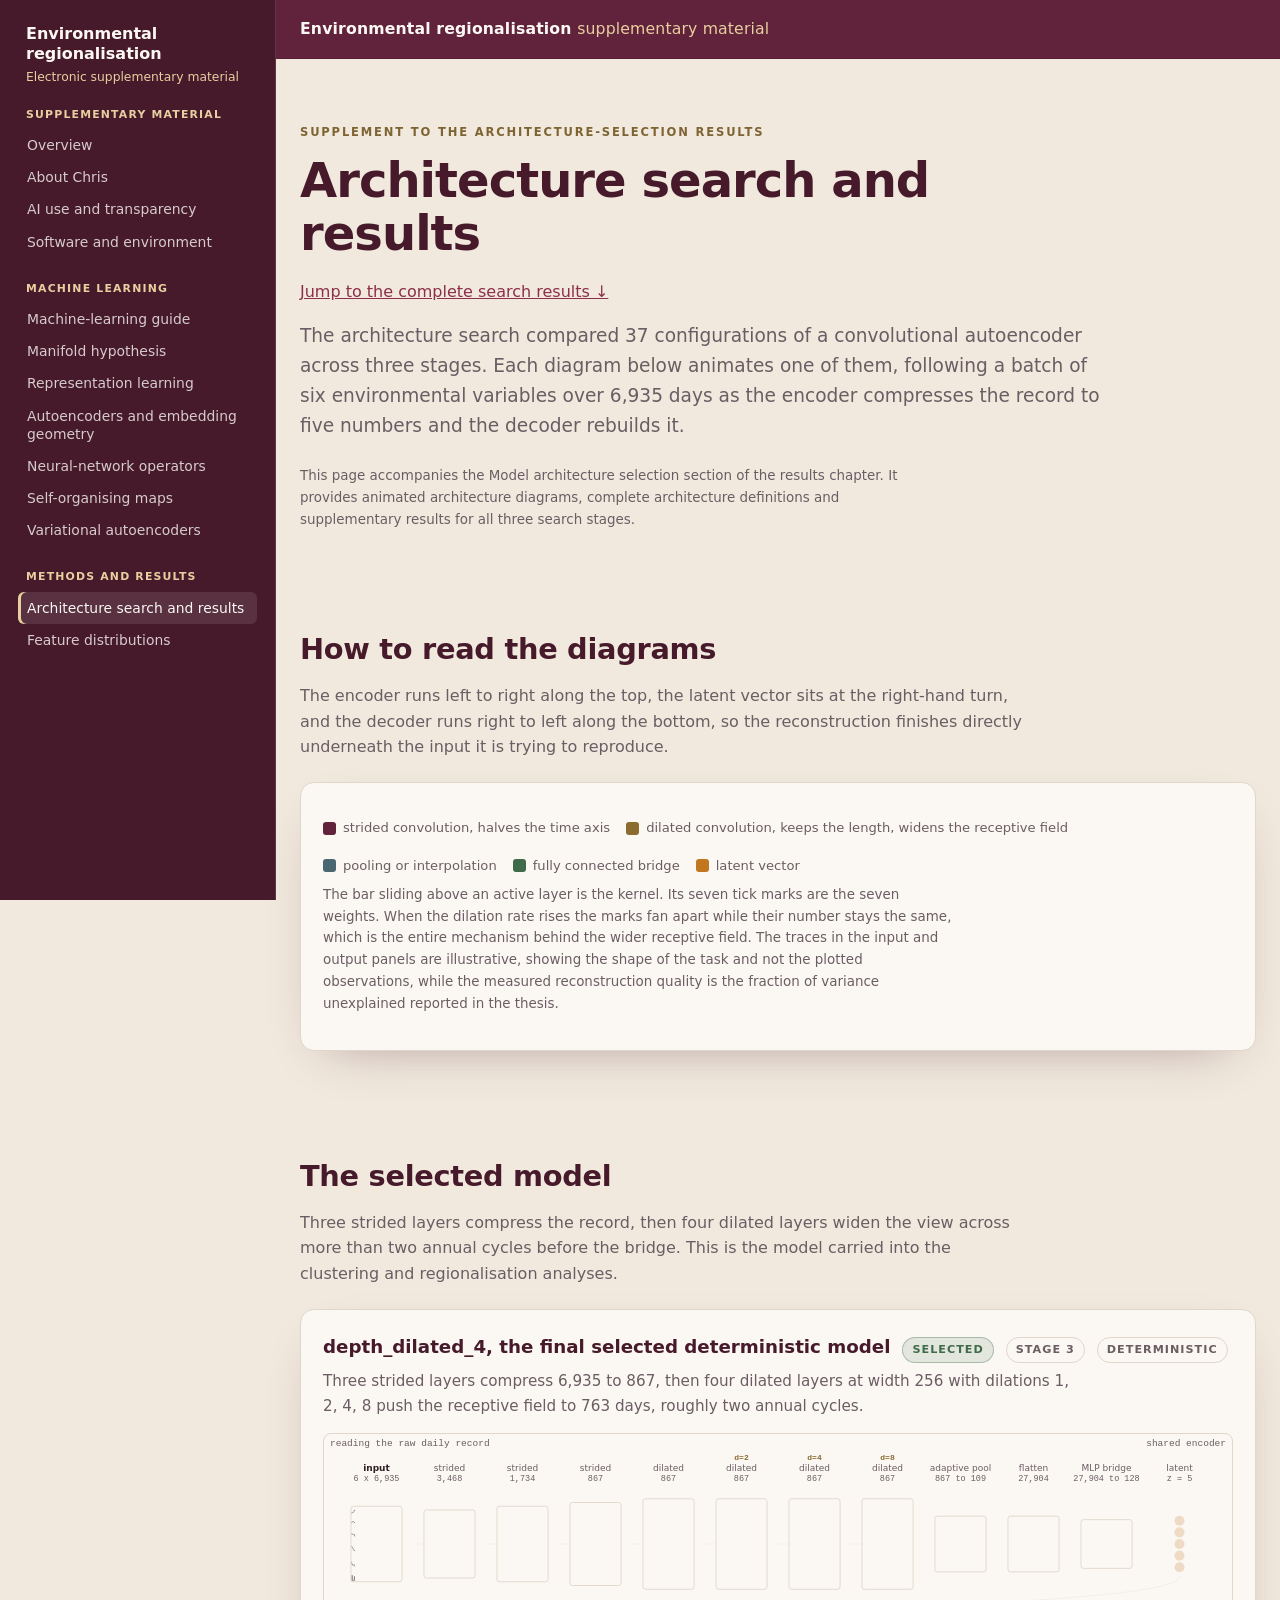
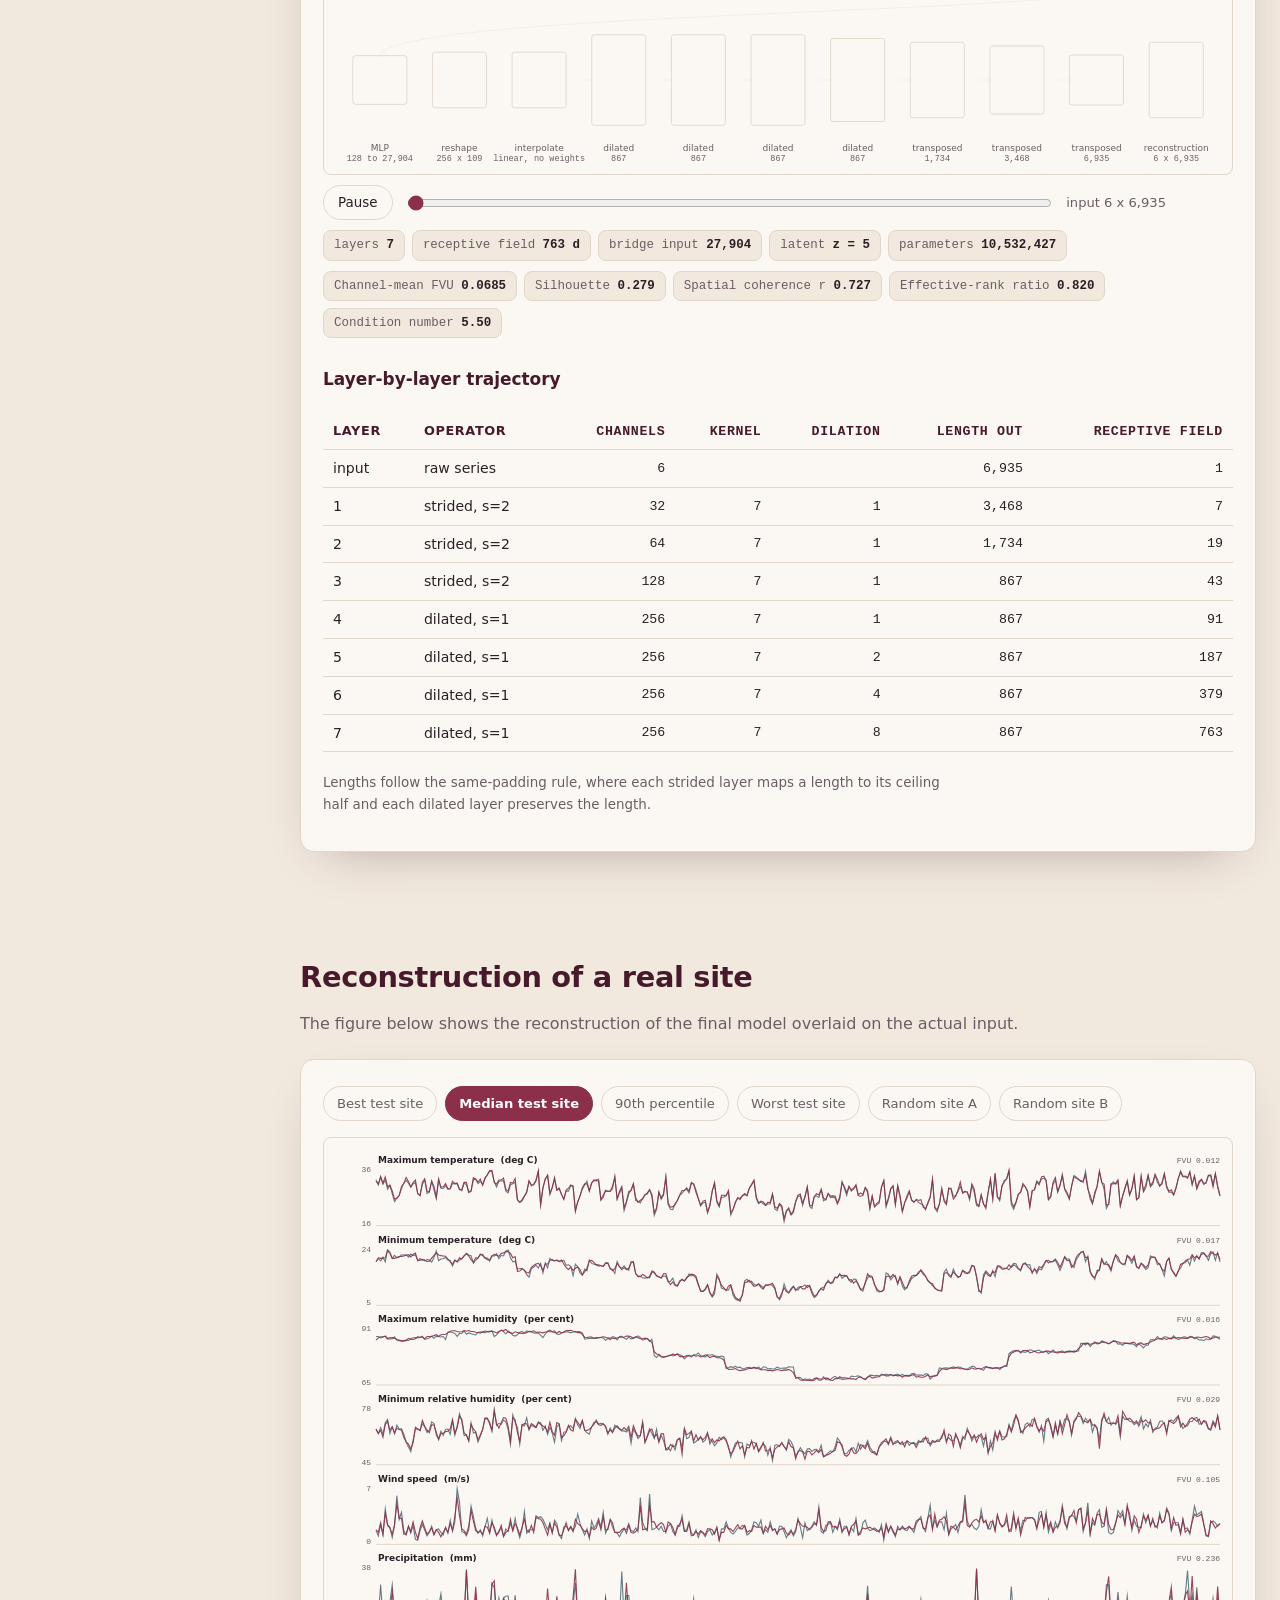
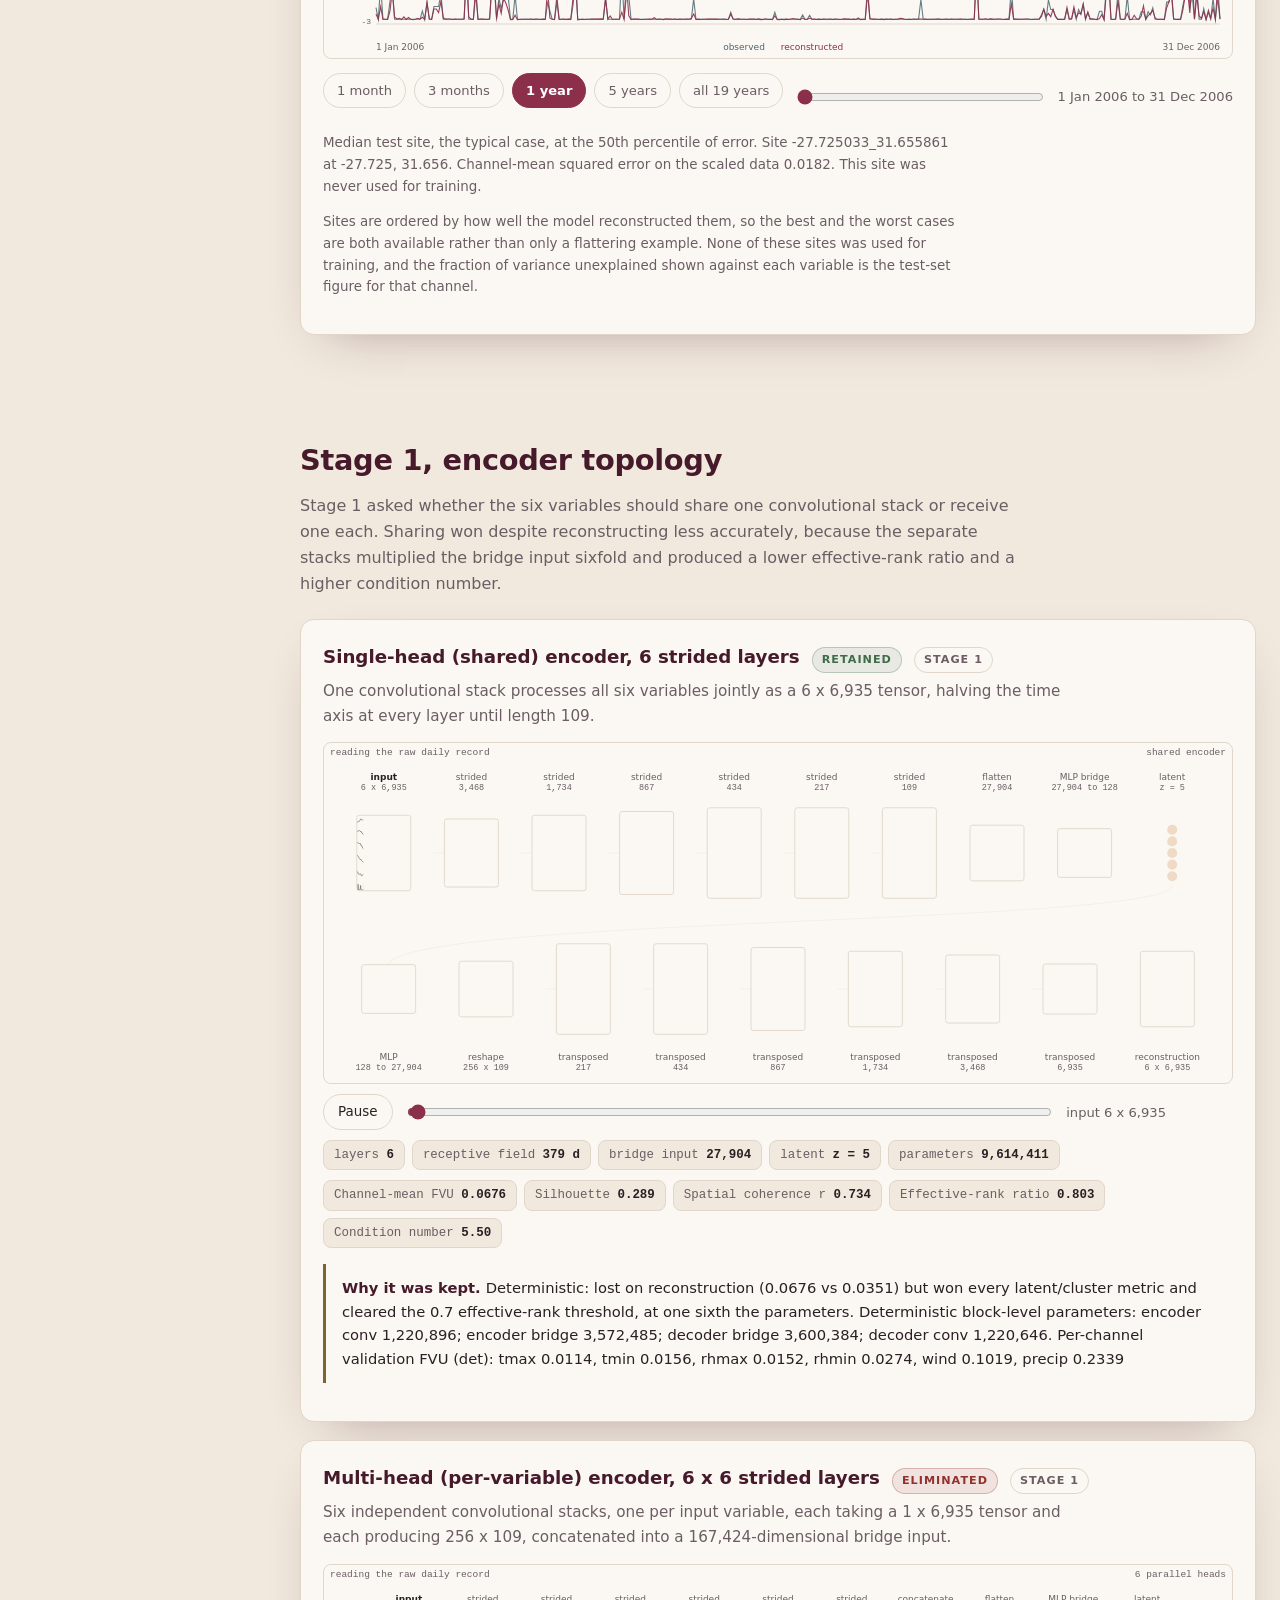
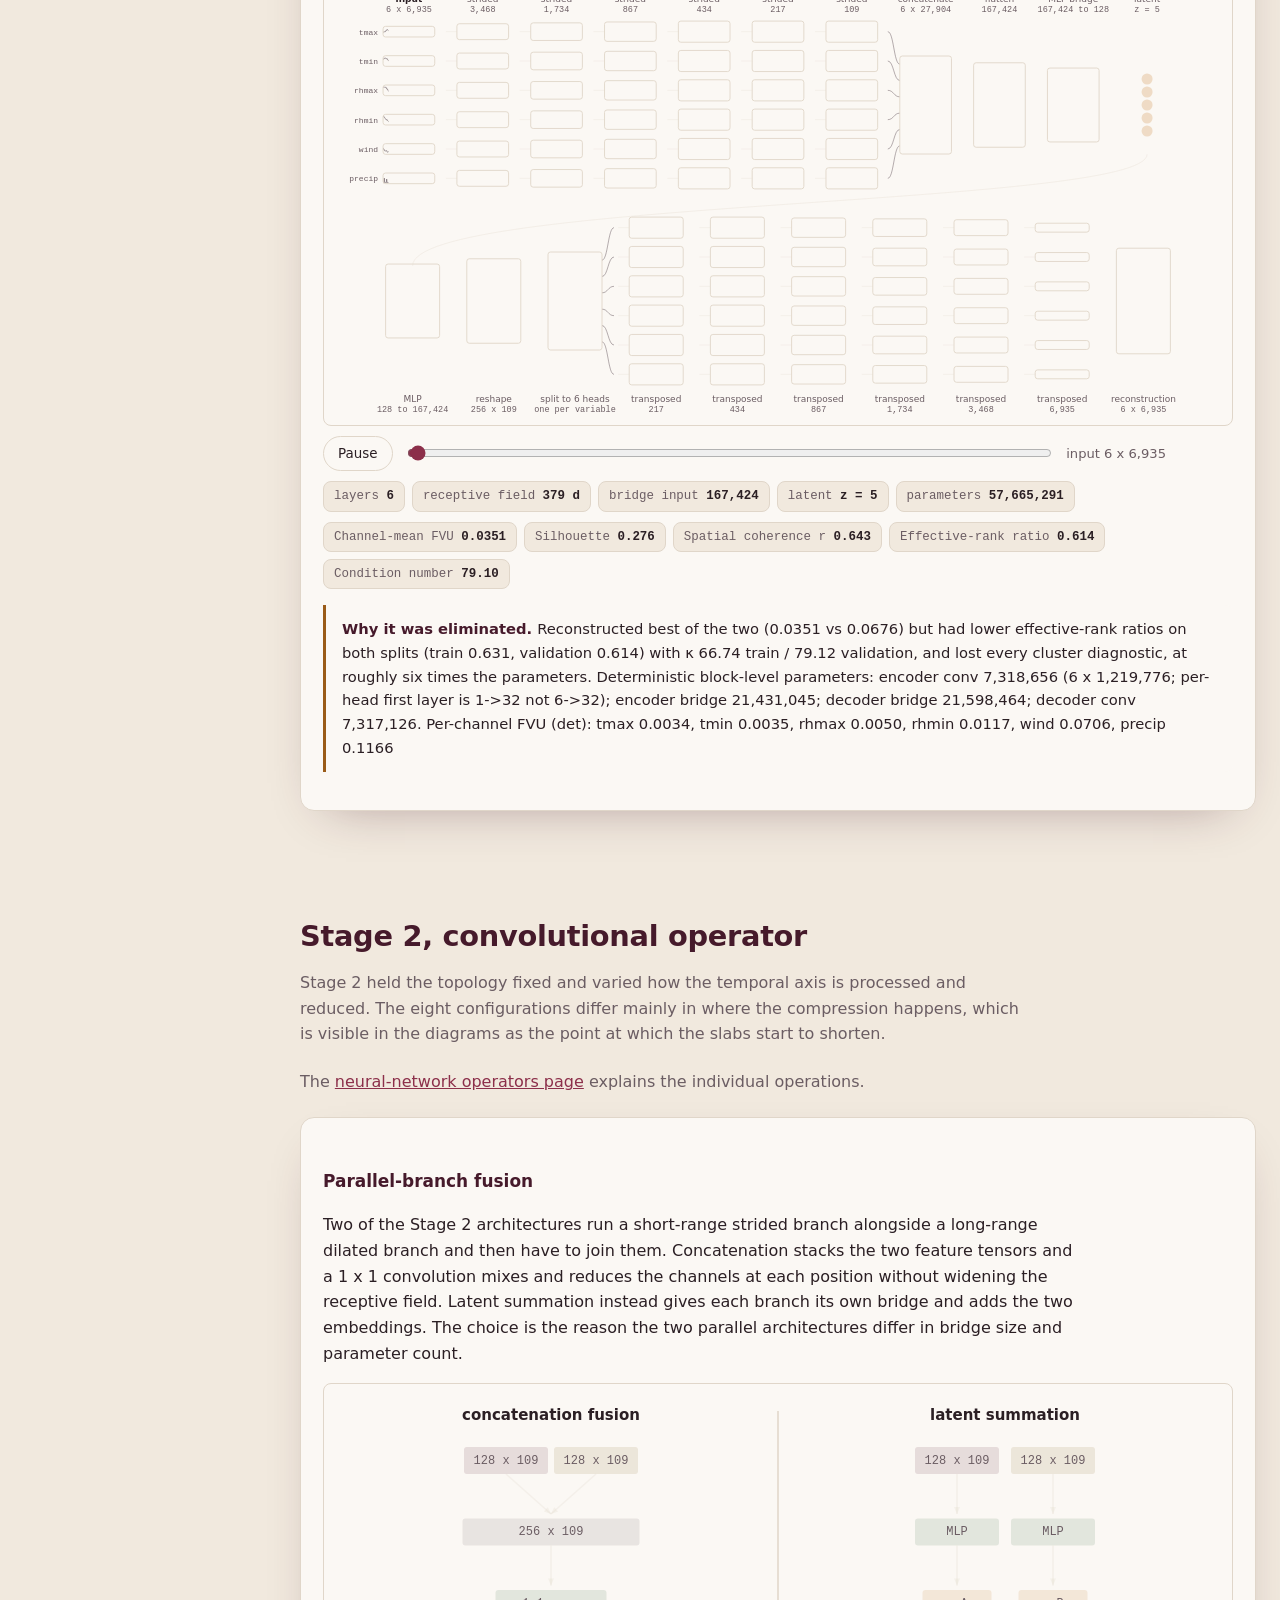
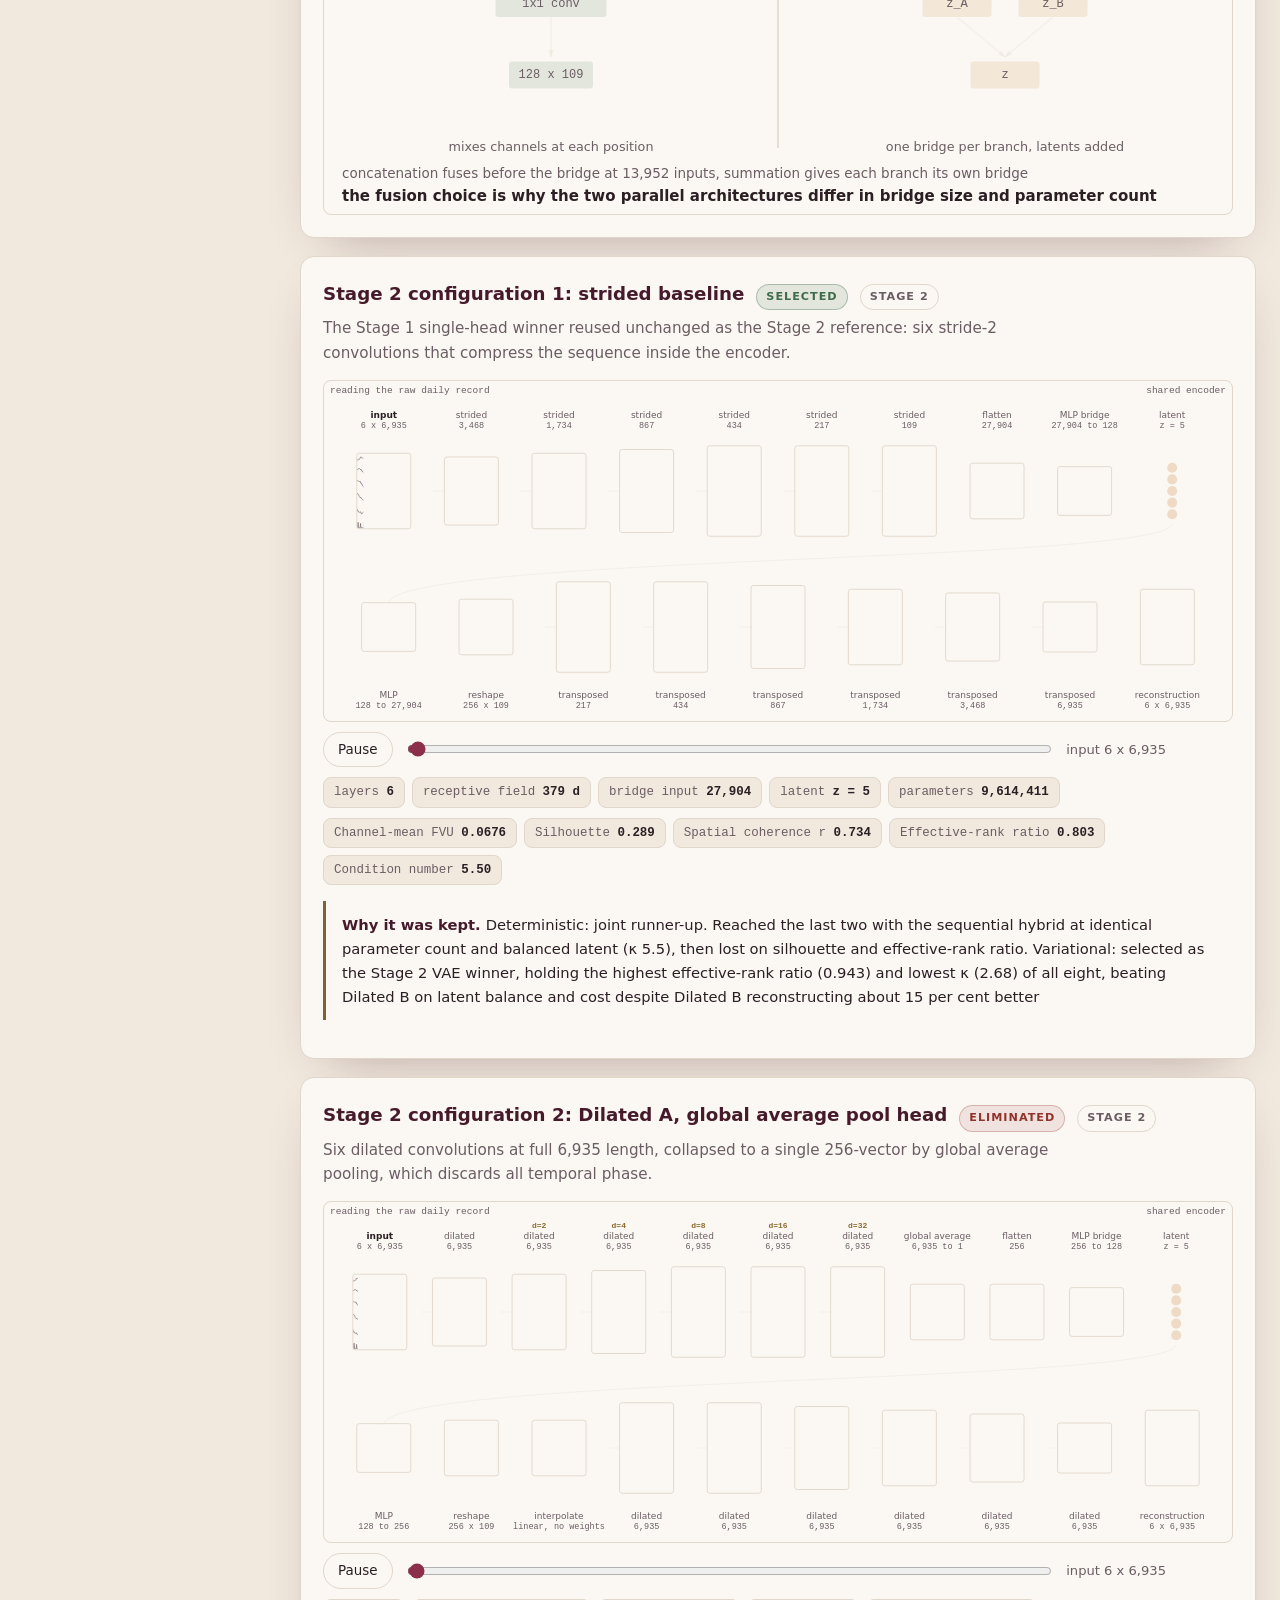
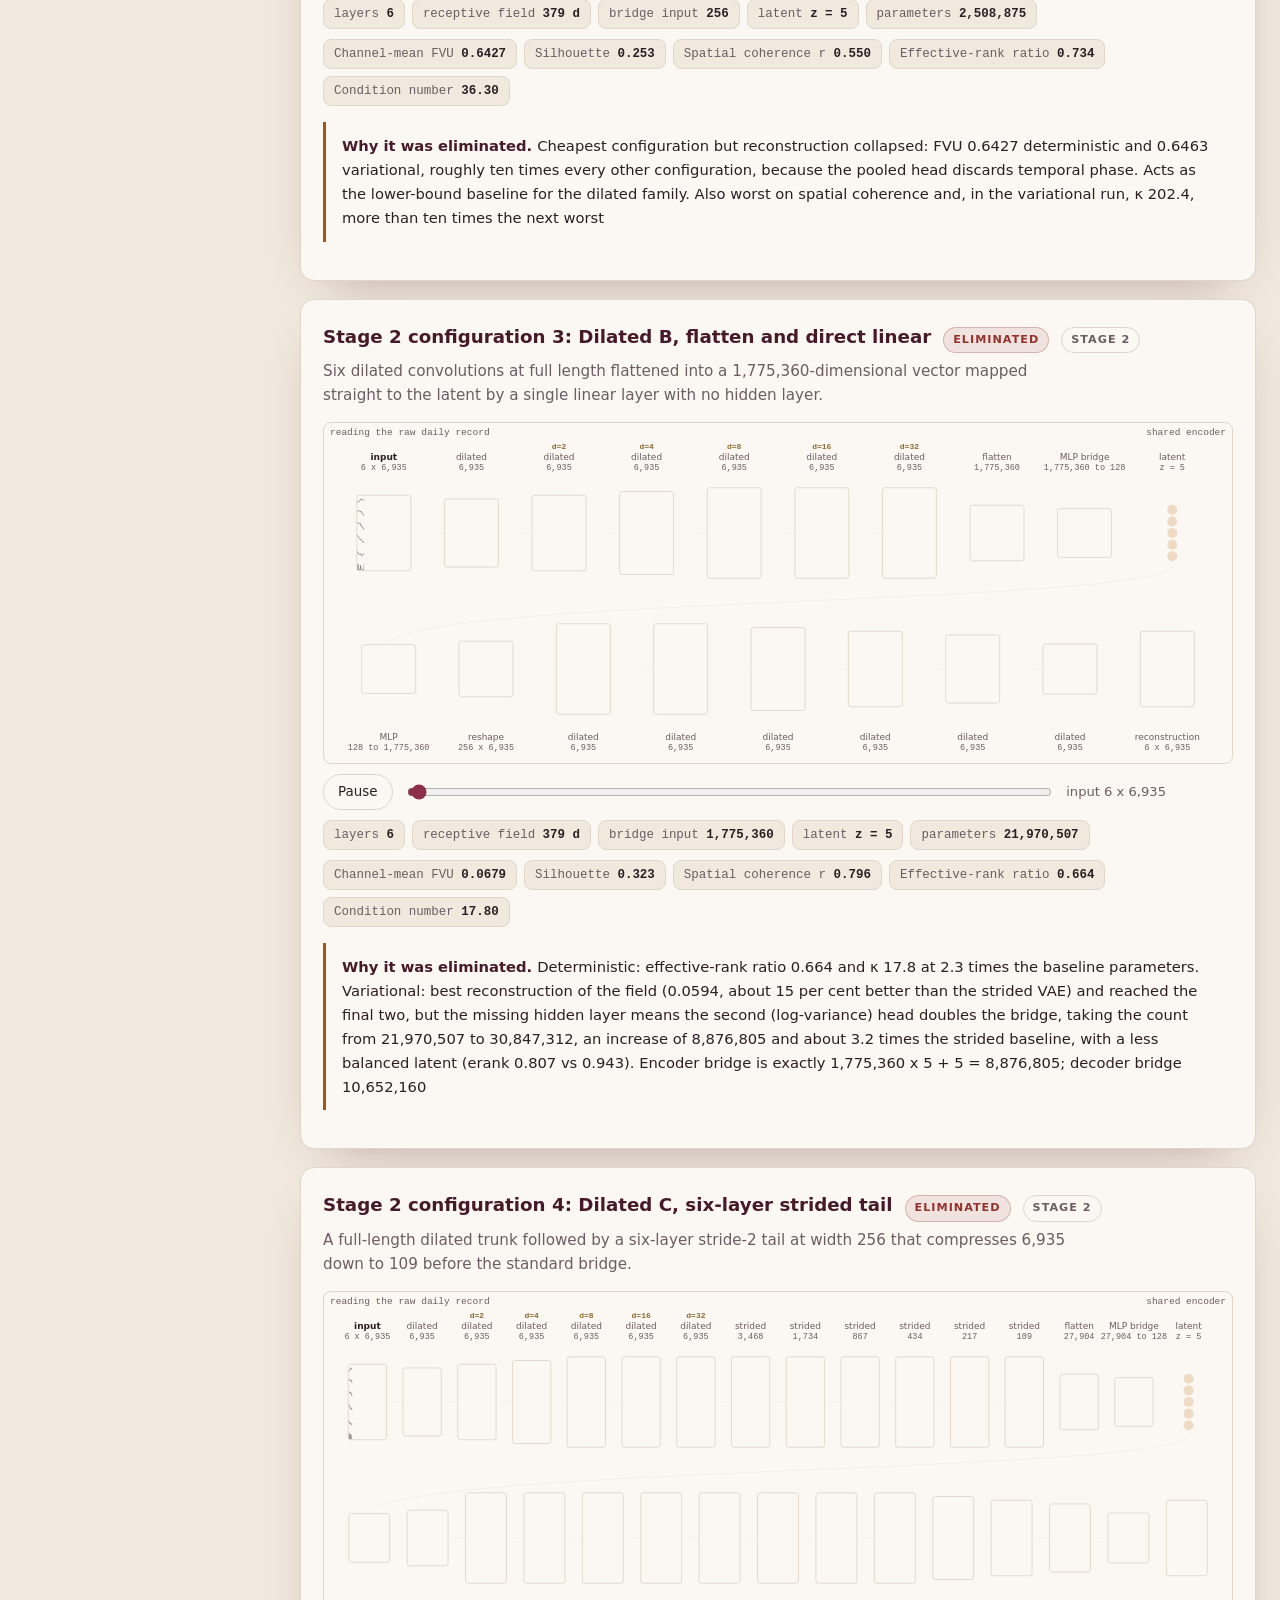
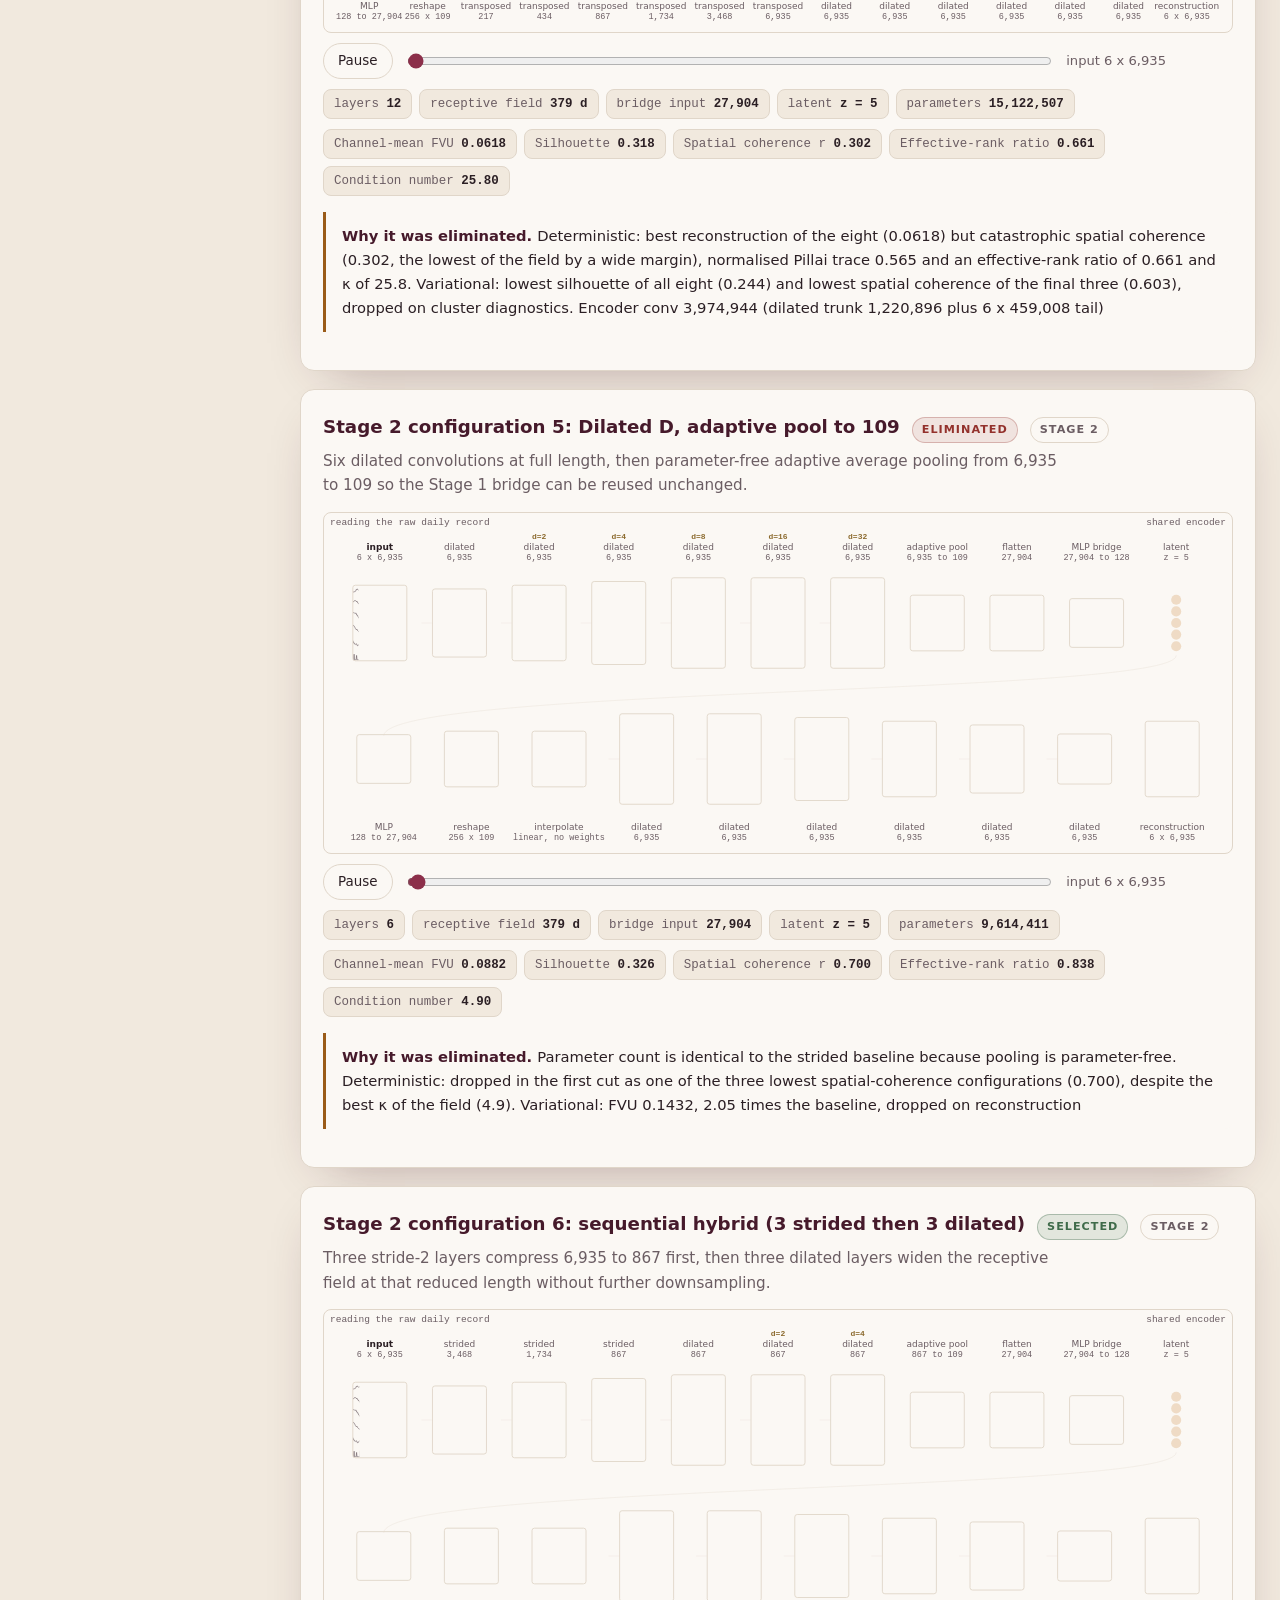
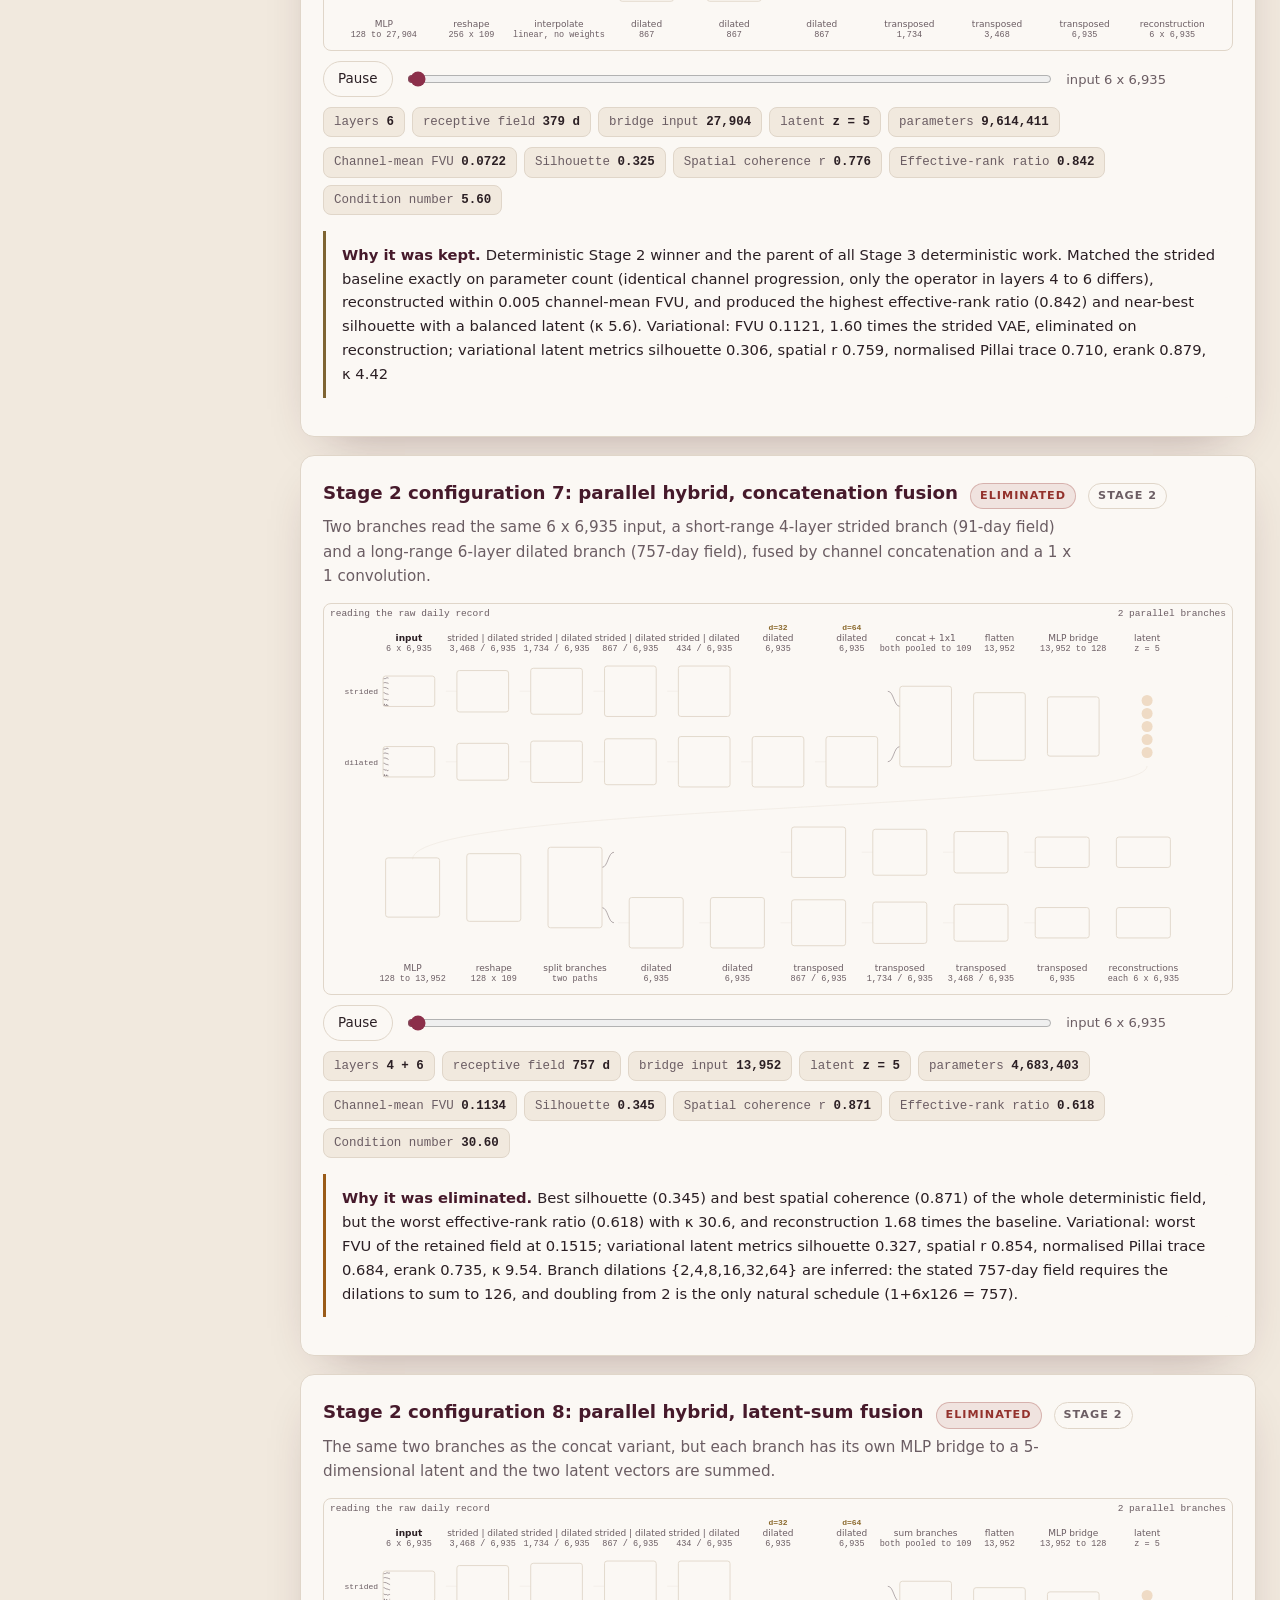
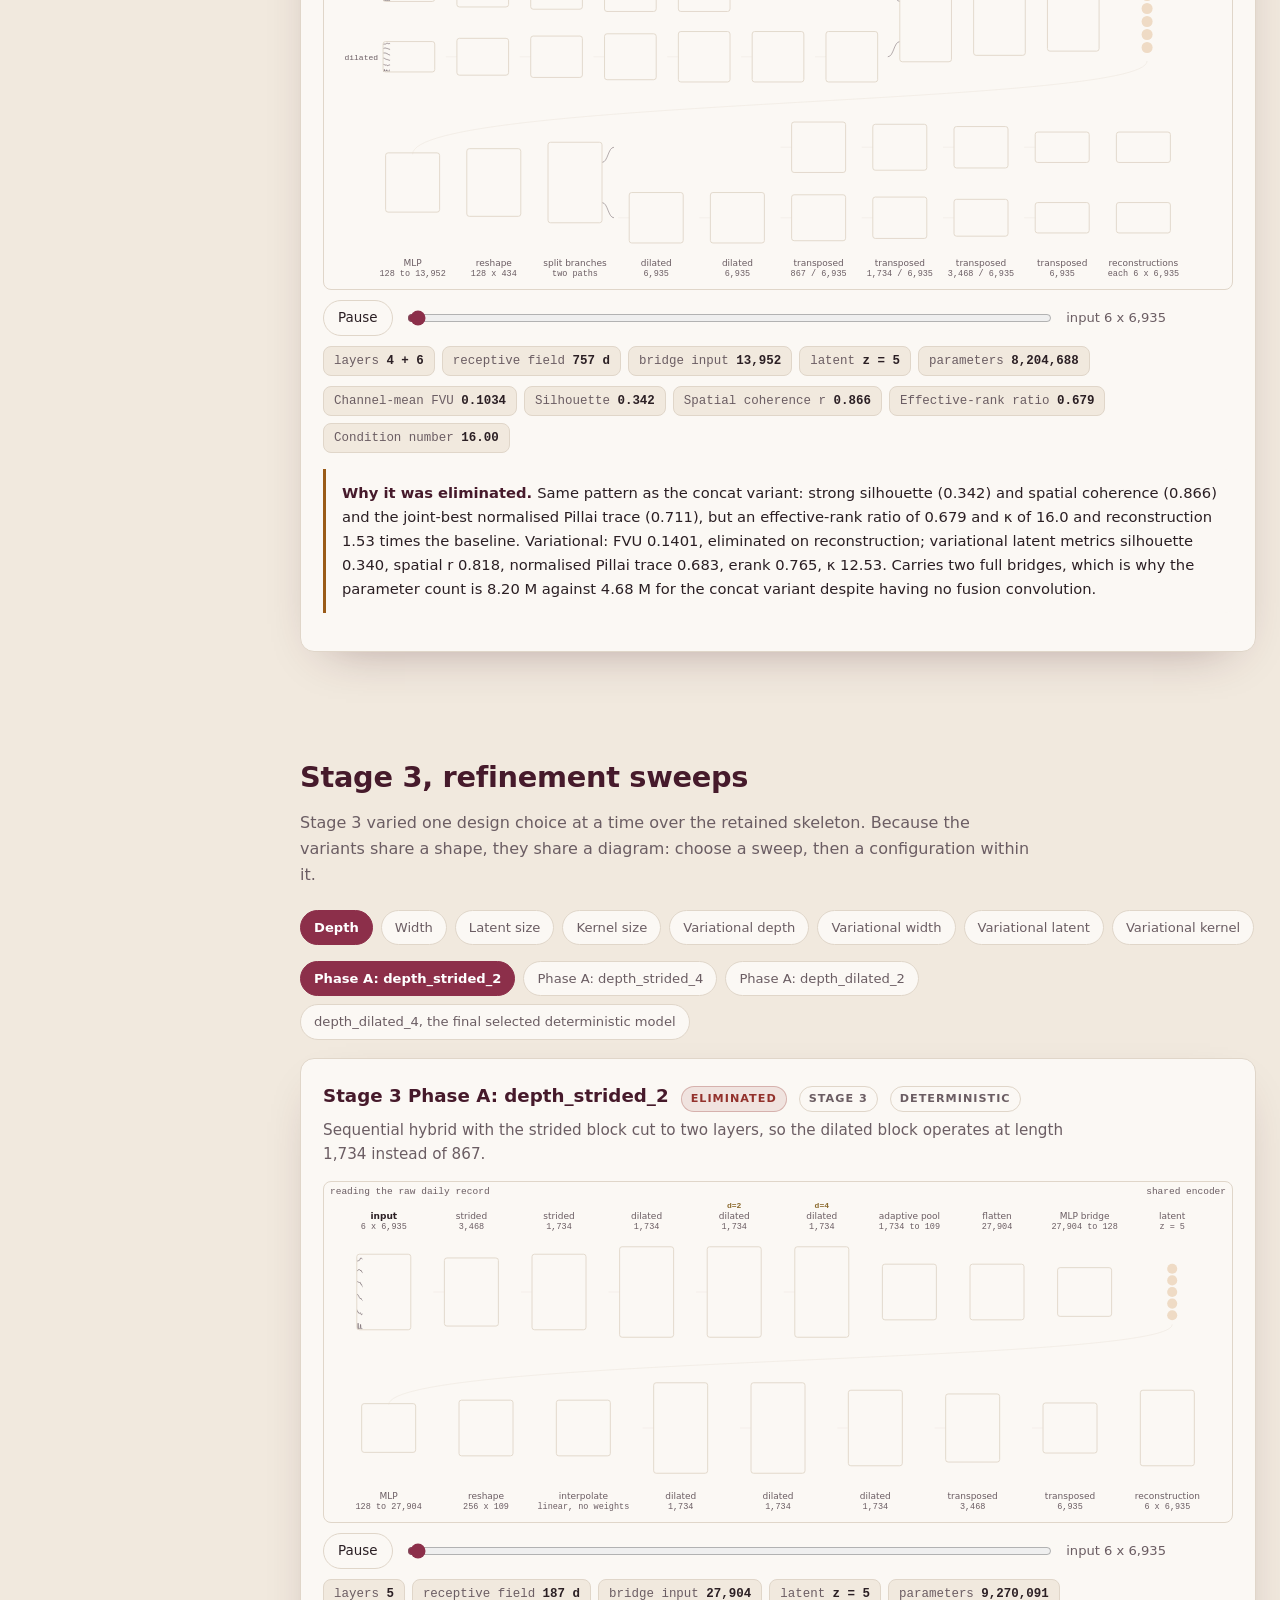
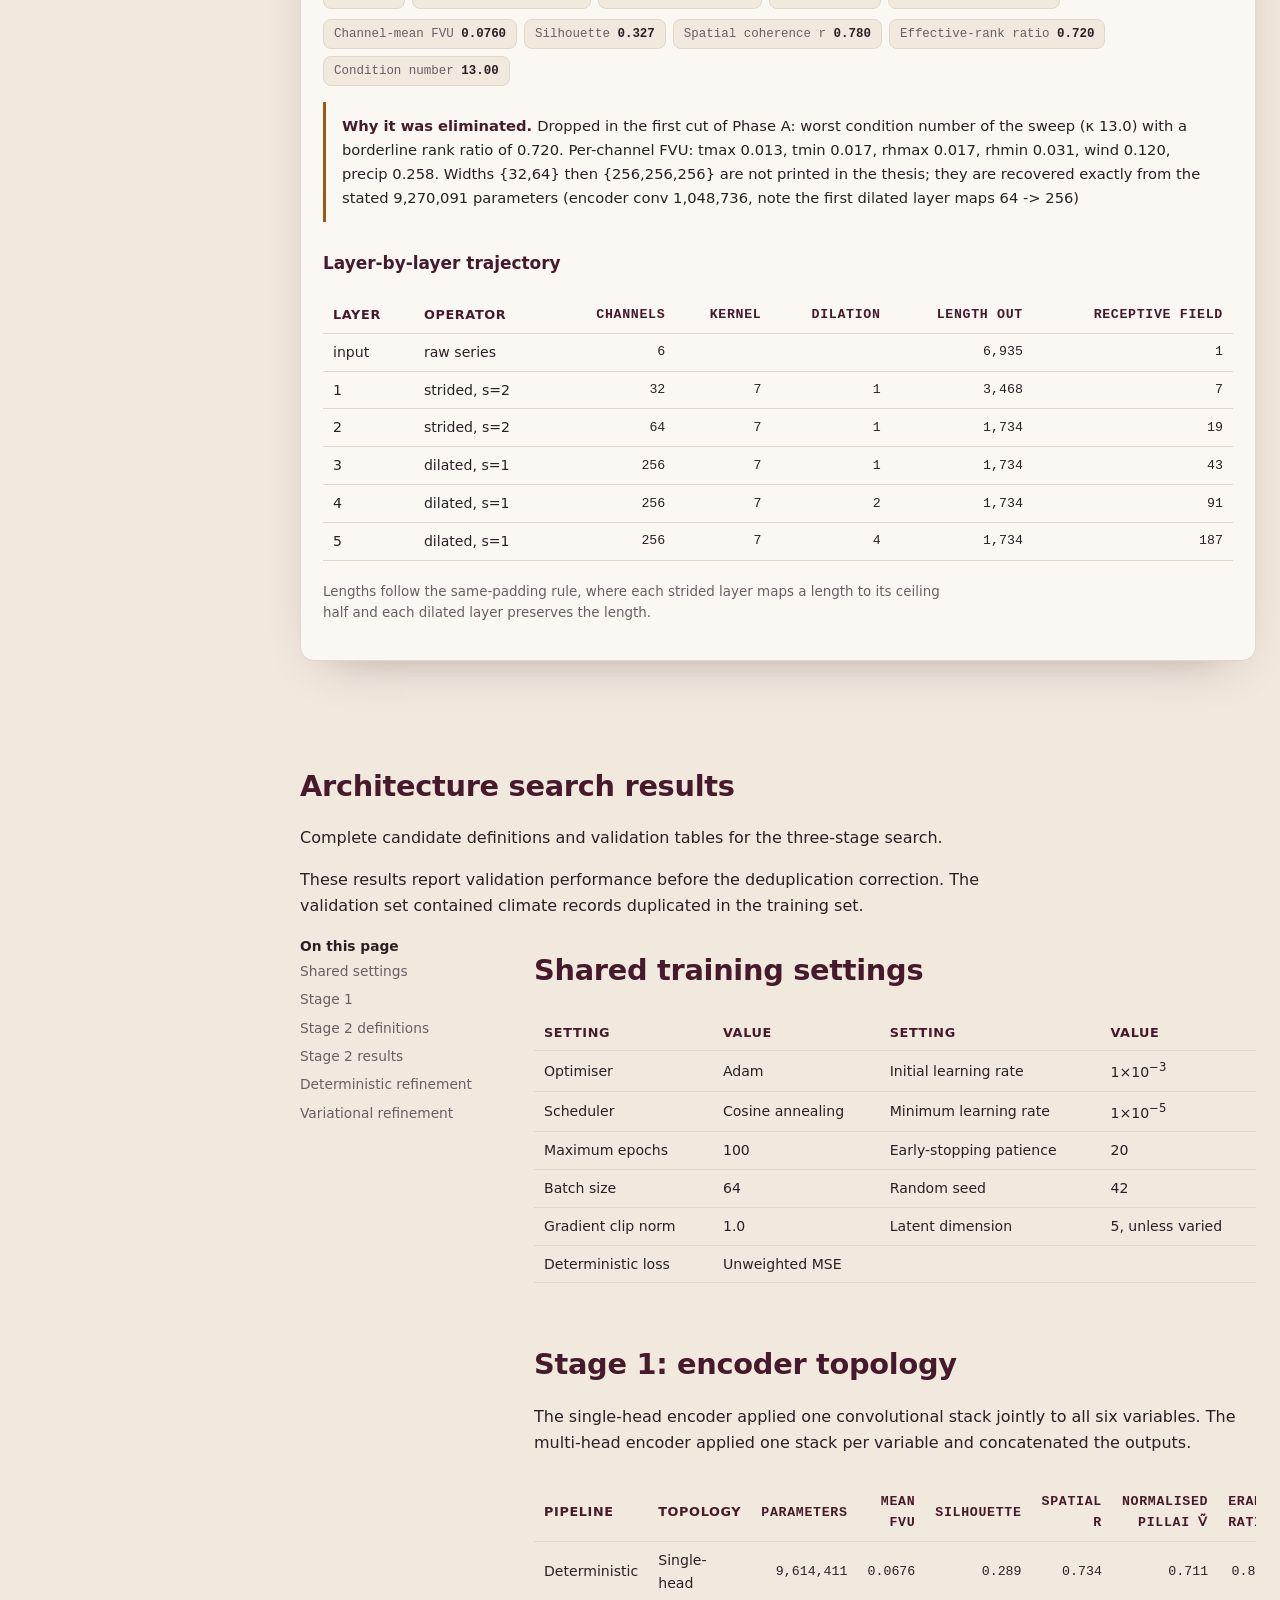
<file: architectures.html>
<!doctype html>
<html lang="en-GB">
<head>
<meta charset="utf-8">
<meta name="viewport" content="width=device-width, initial-scale=1">
<title>Architecture search, animated | Deep Representation Learning for Environmental Regionalisation</title>
<meta name="description" content="Animated diagrams of every convolutional autoencoder architecture evaluated in the architecture search, with layer-by-layer tensor shapes and receptive fields.">
<meta name="robots" content="noindex, nofollow, noarchive, nosnippet, noimageindex, notranslate">
<meta name="googlebot" content="noindex, nofollow, noarchive, nosnippet">
<meta name="bingbot" content="noindex, nofollow, noarchive, nosnippet">
<!-- Opt out of model training and retrieval. -->
<meta name="robots" content="noai, noimageai">
<meta name="CCBot" content="nofollow">
<link rel="stylesheet" href="css/styles.css">
<script defer src="js/site-nav.js"></script>
</head>
<body data-page="architectures">

<header class="site-header">
  <div class="wrap">
    <a class="brand" href="index.html">Environmental regionalisation <span>supplementary material</span></a>
    <nav class="nav">
      <a href="index.html">Overview</a>
      <a href="architectures.html" aria-current="page">Architectures</a>
      <a href="geometry.html">Geometry</a>
      <a href="feature-distributions.html">Distributions</a>
    </nav>
  </div>
</header>

<main>

<section class="hero">
  <div class="wrap">
    <p class="eyebrow">Supplement to the architecture-selection results</p>
    <h1>Architecture search and results</h1><p><a href="#search-results">Jump to the complete search results ↓</a></p>
    <p class="lede">
      The architecture search compared <span id="arch-count">37</span> configurations of a
      convolutional autoencoder across three stages. Each diagram below animates one of them,
      following a batch of six environmental variables over 6,935 days as the encoder compresses
      the record to five numbers and the decoder rebuilds it.
    </p>
    <p class="fig-note">
      This page accompanies the Model architecture selection section of the results chapter. It provides animated architecture diagrams, complete architecture definitions and supplementary results for all three search stages.
    </p>
  </div>
</section>

<section>
  <div class="wrap">
    <h2>How to read the diagrams</h2>
    <p class="section-lede">
      The encoder runs left to right along the top, the latent vector
      sits at the right-hand turn, and the decoder runs right to left along the bottom, so the
      reconstruction finishes directly underneath the input it is trying to reproduce.
    </p>
    <div class="card">
      <div class="legend">
        <span><i class="swatch" style="background:var(--d-strided)"></i> strided convolution, halves the time axis</span>
        <span><i class="swatch" style="background:var(--d-dilated)"></i> dilated convolution, keeps the length, widens the receptive field</span>
        <span><i class="swatch" style="background:var(--d-pool)"></i> pooling or interpolation</span>
        <span><i class="swatch" style="background:var(--d-mlp)"></i> fully connected bridge</span>
        <span><i class="swatch" style="background:var(--d-latent)"></i> latent vector</span>
      </div>
      <p class="fig-note">
        The bar sliding above an active layer is the kernel. Its seven tick marks are the seven
        weights. When the dilation rate rises the marks fan apart while their number stays the
        same, which is the entire mechanism behind the wider receptive field. The traces in the input and
        output panels are illustrative, showing the shape of the task and not the plotted
        observations, while the measured reconstruction quality is the fraction of variance
        unexplained reported in the thesis.
      </p>
    </div>
  </div>
</section>

<section>
  <div class="wrap">
    <h2>The selected model</h2>
    <p class="section-lede">
      Three strided layers compress the record, then four dilated layers widen the view across
      more than two annual cycles before the bridge. This is the model carried into the clustering
      and regionalisation analyses.
    </p>
    <div id="final-model"></div>
  </div>
</section>

<section>
  <div class="wrap">
    <h2>Reconstruction of a real site</h2>
    <p class="section-lede">
      The figure below shows the reconstruction of the final model overlaid on the actual input.
    </p>

    <div class="card">
      <div id="recon-viewer"></div>
      <p class="fig-note">
        Sites are ordered by how well the model reconstructed them, so the best and the worst cases
        are both available rather than only a flattering example. None of these sites was used for
        training, and the fraction of variance unexplained shown against each variable is the
        test-set figure for that channel.
      </p>
    </div>
  </div>
</section>

<section>
  <div class="wrap">
    <h2>Stage 1, encoder topology</h2>
    <p class="section-lede">
      Stage 1 asked whether the six variables should share one convolutional stack or receive one
      each. Sharing won despite reconstructing less accurately, because the separate stacks
      multiplied the bridge input sixfold and produced a lower effective-rank ratio and a higher condition number.
    </p>
    <div id="stage1"></div>
  </div>
</section>

<section>
  <div class="wrap">
    <h2>Stage 2, convolutional operator</h2>
    <p class="section-lede">
      Stage 2 held the topology fixed and varied how the temporal axis is processed and reduced.
      The eight configurations differ mainly in where the compression happens, which is visible in
      the diagrams as the point at which the slabs start to shorten.
    </p>
    <p class="section-lede">
      The <a href="convolutional-operators.html">neural-network operators page</a> explains the individual operations.
    </p>
    <div class="card">
      <h3>Parallel-branch fusion</h3>
      <p>
        Two of the Stage 2 architectures run a short-range strided branch alongside a long-range
        dilated branch and then have to join them. Concatenation stacks the two feature tensors and
        a 1 x 1 convolution mixes and reduces the channels at each position without widening the
        receptive field. Latent summation instead gives each branch its own bridge and adds the two
        embeddings. The choice is the reason the two parallel architectures differ in bridge size
        and parameter count.
      </p>
      <div class="canvas-wrap"><canvas class="op xl" data-block="fusion" data-period="8" data-display-scale="1.5" data-display-min-width="600" role="img" aria-label="Comparison animation of concatenation fusion with a one by one convolution against latent summation"></canvas></div>
    </div>
    <div id="stage2"></div>
  </div>
</section>

<section>
  <div class="wrap">
    <h2>Stage 3, refinement sweeps</h2>
    <p class="section-lede">
      Stage 3 varied one design choice at a time over the retained skeleton. Because the variants
      share a shape, they share a diagram: choose a sweep, then a configuration within it.
    </p>
    <div id="stage3"></div>
  </div>
</section>

<section id="search-results"><div class="wrap"><h2>Architecture search results</h2><p>Complete candidate definitions and validation tables for the three-stage search.</p><p>These results report validation performance before the deduplication correction. The validation set contained climate records duplicated in the training set.</p></div><div class="wrap layout">
<aside class="toc" aria-label="Page contents"><strong>On this page</strong><a href="#results-settings">Shared settings</a><a href="#results-stage1">Stage 1</a><a href="#results-stage2-definitions">Stage 2 definitions</a><a href="#results-stage2-results">Stage 2 results</a><a href="#results-stage3-det">Deterministic refinement</a><a href="#results-stage3-vae">Variational refinement</a></aside>
<div class="longform">
<section id="results-settings"><h2>Shared training settings</h2><div class="table-scroll"><table><thead><tr><th>Setting</th><th>Value</th><th>Setting</th><th>Value</th></tr></thead><tbody><tr><td>Optimiser</td><td>Adam</td><td>Initial learning rate</td><td>1&times;10<sup>&minus;3</sup></td></tr><tr><td>Scheduler</td><td>Cosine annealing</td><td>Minimum learning rate</td><td>1&times;10<sup>&minus;5</sup></td></tr><tr><td>Maximum epochs</td><td>100</td><td>Early-stopping patience</td><td>20</td></tr><tr><td>Batch size</td><td>64</td><td>Random seed</td><td>42</td></tr><tr><td>Gradient clip norm</td><td>1.0</td><td>Latent dimension</td><td>5, unless varied</td></tr><tr><td>Deterministic loss</td><td>Unweighted MSE</td><td></td><td></td></tr></tbody></table></div></section>

<section id="results-stage1"><h2>Stage 1: encoder topology</h2><p>The single-head encoder applied one convolutional stack jointly to all six variables. The multi-head encoder applied one stack per variable and concatenated the outputs.</p><div class="table-scroll"><table><thead><tr><th>Pipeline</th><th>Topology</th><th class="num">Parameters</th><th class="num">Mean FVU</th><th class="num">Silhouette</th><th class="num">Spatial r</th><th class="num">Normalised Pillai V&#771;</th><th class="num">Erank ratio</th><th class="num">&kappa;</th></tr></thead><tbody><tr><td>Deterministic</td><td>Single-head</td><td class="num">9,614,411</td><td class="num">0.0676</td><td class="num">0.289</td><td class="num">0.734</td><td class="num">0.711</td><td class="num">0.803</td><td class="num">5.5</td></tr><tr><td>Deterministic</td><td>Multi-head</td><td class="num">57,665,291</td><td class="num">0.0351</td><td class="num">0.276</td><td class="num">0.643</td><td class="num">0.644</td><td class="num">0.614</td><td class="num">79.1</td></tr><tr><td>Variational</td><td>Single-head</td><td class="num">9,615,056</td><td class="num">0.0700</td><td class="num">0.289</td><td class="num">0.659</td><td class="num">0.690</td><td class="num">0.943</td><td class="num">2.68</td></tr><tr><td>Variational</td><td>Multi-head</td><td class="num">57,665,936</td><td class="num">0.0553</td><td class="num">0.271</td><td class="num">0.643</td><td class="num">0.705</td><td class="num">0.937</td><td class="num">2.90</td></tr></tbody></table></div></section>

<section id="results-stage2-definitions"><h2>Stage 2: candidate definitions</h2><div class="table-scroll"><table><thead><tr><th>Configuration</th><th>Encoder blocks</th><th>Reduction to bridge</th><th>Receptive field</th><th>Parameters</th><th>Bridge input</th><th>Decoder</th></tr></thead><tbody><tr><td>Strided baseline</td><td>6 strided</td><td>Built into encoder</td><td>379</td><td>9.61 M</td><td>27,904</td><td>6 transposed strided</td></tr><tr><td>Dilated A</td><td>6 dilated</td><td>Global average pool</td><td>379</td><td>2.51 M</td><td>256</td><td>Broadcast, 6 transposed dilated</td></tr><tr><td>Dilated B</td><td>6 dilated</td><td>Flatten, direct linear</td><td>379</td><td>21.97 M</td><td>1,775,360</td><td>Linear, 6 transposed dilated</td></tr><tr><td>Dilated C</td><td>6 dilated, 6 strided tail</td><td>Flatten, MLP</td><td>379</td><td>15.12 M</td><td>27,904</td><td>Mirrored 12-layer stack</td></tr><tr><td>Dilated D</td><td>6 dilated</td><td>Adaptive pool to 109</td><td>379</td><td>9.61 M</td><td>27,904</td><td>Upsample, 6 transposed dilated</td></tr><tr><td>Hybrid sequential</td><td>3 strided, 3 dilated</td><td>Adaptive pool to 109</td><td>379</td><td>9.61 M</td><td>27,904</td><td>Mirrored hybrid</td></tr><tr><td>Parallel concat</td><td>4 strided || 6 dilated</td><td>Concatenate, 1&times;1 convolution</td><td>91 / 757</td><td>4.68 M</td><td>13,952</td><td>Mirrored branches</td></tr><tr><td>Parallel sum</td><td>4 strided || 6 dilated</td><td>MLP per branch, sum</td><td>91 / 757</td><td>8.20 M</td><td>13,952 per branch</td><td>Mirrored branches</td></tr></tbody></table></div></section>

<section id="results-stage2-results"><h2>Stage 2: validation results</h2><h3>Deterministic pipeline</h3><div class="table-scroll"><table><thead><tr><th>Configuration</th><th class="num">Parameters</th><th class="num">FVU</th><th class="num">Silhouette</th><th class="num">Spatial r</th><th class="num">Pillai V&#771;</th><th class="num">Erank</th><th class="num">&kappa;</th></tr></thead><tbody>
<tr><td>Strided baseline</td><td class="num">9,614,411</td><td class="num">0.0676</td><td class="num">0.289</td><td class="num">0.734</td><td class="num">0.711</td><td class="num">0.803</td><td class="num">5.5</td></tr><tr><td>Dilated A</td><td class="num">2,508,875</td><td class="num">0.6427</td><td class="num">0.253</td><td class="num">0.550</td><td class="num">0.617</td><td class="num">0.734</td><td class="num">36.3</td></tr><tr><td>Dilated B</td><td class="num">21,970,507</td><td class="num">0.0679</td><td class="num">0.323</td><td class="num">0.796</td><td class="num">0.709</td><td class="num">0.664</td><td class="num">17.8</td></tr><tr><td>Dilated C</td><td class="num">15,122,507</td><td class="num">0.0618</td><td class="num">0.318</td><td class="num">0.302</td><td class="num">0.565</td><td class="num">0.661</td><td class="num">25.8</td></tr><tr><td>Dilated D</td><td class="num">9,614,411</td><td class="num">0.0882</td><td class="num">0.326</td><td class="num">0.700</td><td class="num">0.671</td><td class="num">0.838</td><td class="num">4.9</td></tr><tr><td>Hybrid sequential</td><td class="num">9,614,411</td><td class="num">0.0722</td><td class="num">0.325</td><td class="num">0.776</td><td class="num">0.692</td><td class="num">0.842</td><td class="num">5.6</td></tr><tr><td>Parallel concat</td><td class="num">4,683,403</td><td class="num">0.1134</td><td class="num">0.345</td><td class="num">0.871</td><td class="num">0.696</td><td class="num">0.618</td><td class="num">30.6</td></tr><tr><td>Parallel sum</td><td class="num">8,204,688</td><td class="num">0.1034</td><td class="num">0.342</td><td class="num">0.866</td><td class="num">0.711</td><td class="num">0.679</td><td class="num">16.0</td></tr></tbody></table></div>
<h3>Variational pipeline</h3><div class="table-scroll"><table><thead><tr><th>Configuration</th><th class="num">Parameters</th><th class="num">FVU</th><th class="num">Silhouette</th><th class="num">Spatial r</th><th class="num">Pillai V&#771;</th><th class="num">Erank</th><th class="num">&kappa;</th></tr></thead><tbody>
<tr><td>Strided baseline</td><td class="num">9,615,056</td><td class="num">0.0700</td><td class="num">0.289</td><td class="num">0.659</td><td class="num">0.690</td><td class="num">0.943</td><td class="num">2.68</td></tr><tr><td>Dilated A</td><td class="num">2,509,520</td><td class="num">0.6463</td><td class="num">0.274</td><td class="num">0.538</td><td class="num">0.618</td><td class="num">0.742</td><td class="num">202.4</td></tr><tr><td>Dilated B</td><td class="num">30,847,312</td><td class="num">0.0594</td><td class="num">0.284</td><td class="num">0.707</td><td class="num">0.697</td><td class="num">0.807</td><td class="num">6.85</td></tr><tr><td>Dilated C</td><td class="num">15,123,152</td><td class="num">0.0832</td><td class="num">0.244</td><td class="num">0.603</td><td class="num">0.693</td><td class="num">0.894</td><td class="num">3.35</td></tr><tr><td>Dilated D</td><td class="num">9,615,056</td><td class="num">0.1432</td><td class="num">0.311</td><td class="num">0.759</td><td class="num">0.687</td><td class="num">0.855</td><td class="num">4.53</td></tr><tr><td>Hybrid sequential</td><td class="num">9,615,056</td><td class="num">0.1121</td><td class="num">0.306</td><td class="num">0.759</td><td class="num">0.710</td><td class="num">0.879</td><td class="num">4.42</td></tr><tr><td>Parallel concat</td><td class="num">4,684,048</td><td class="num">0.1515</td><td class="num">0.327</td><td class="num">0.854</td><td class="num">0.684</td><td class="num">0.735</td><td class="num">9.54</td></tr><tr><td>Parallel sum</td><td class="num">8,205,978</td><td class="num">0.1401</td><td class="num">0.340</td><td class="num">0.818</td><td class="num">0.683</td><td class="num">0.765</td><td class="num">12.53</td></tr></tbody></table></div></section>

<section id="results-stage3-det"><h2>Stage 3: deterministic refinement</h2><h3>Depth and width</h3><div class="table-scroll"><table><thead><tr><th>Phase</th><th>Configuration</th><th class="num">Parameters</th><th class="num">FVU</th><th class="num">Silhouette</th><th class="num">Spatial r</th><th class="num">Erank</th><th class="num">&kappa;</th></tr></thead><tbody><tr><td>A</td><td>Stage 2 baseline</td><td class="num">9,614,411</td><td class="num">0.0722</td><td class="num">0.325</td><td class="num">0.776</td><td class="num">0.842</td><td class="num">5.6</td></tr><tr><td>A</td><td>depth_strided_2</td><td class="num">9,270,091</td><td class="num">0.0760</td><td class="num">0.327</td><td class="num">0.780</td><td class="num">0.720</td><td class="num">13.0</td></tr><tr><td>A</td><td>depth_strided_4</td><td class="num">9,844,043</td><td class="num">0.0769</td><td class="num">0.274</td><td class="num">0.762</td><td class="num">0.767</td><td class="num">8.9</td></tr><tr><td>A</td><td>depth_dilated_2</td><td class="num">8,696,395</td><td class="num">0.0832</td><td class="num">0.342</td><td class="num">0.831</td><td class="num">0.771</td><td class="num">8.1</td></tr><tr><td>A</td><td>depth_dilated_4</td><td class="num">10,532,427</td><td class="num">0.0685</td><td class="num">0.279</td><td class="num">0.727</td><td class="num">0.820</td><td class="num">5.5</td></tr><tr><td>B</td><td>depth_dilated_4 reference</td><td class="num">10,532,427</td><td class="num">0.0685</td><td class="num">0.279</td><td class="num">0.727</td><td class="num">0.820</td><td class="num">5.5</td></tr><tr><td>B</td><td>width_narrow</td><td class="num">4,428,331</td><td class="num">0.1128</td><td class="num">0.304</td><td class="num">0.785</td><td class="num">0.757</td><td class="num">7.5</td></tr><tr><td>B</td><td>width_wide</td><td class="num">18,313,835</td><td class="num">0.0528</td><td class="num">0.256</td><td class="num">0.725</td><td class="num">0.799</td><td class="num">6.9</td></tr></tbody></table></div>
<p>Parameter counts depend on both the convolutional layers and the fully connected bridge, so additional downsampling can reduce the bridge size enough for a deeper model to have fewer parameters.</p>

<h3>Training settings</h3><div class="table-scroll"><table><thead><tr><th>Run</th><th class="num">FVU</th><th class="num">Silhouette</th><th class="num">Spatial r</th><th class="num">Erank</th><th class="num">&kappa;</th><th>Outcome</th></tr></thead><tbody><tr><td>Reference</td><td class="num">0.0685</td><td class="num">0.279</td><td class="num">0.727</td><td class="num">0.820</td><td class="num">5.5</td><td>retained</td></tr><tr><td>Lower learning rate</td><td class="num">0.0909</td><td class="num">0.305</td><td class="num">0.830</td><td class="num">0.711</td><td class="num">9.1</td><td>rejected</td></tr><tr><td>Dropout</td><td class="num">0.0919</td><td class="num">0.254</td><td class="num">0.698</td><td class="num">0.827</td><td class="num">5.2</td><td>rejected</td></tr><tr><td>Weight decay</td><td class="num">0.6345</td><td>N/A</td><td>N/A</td><td class="num">NaN</td><td class="num">1.0</td><td>Dimensionality collapse</td></tr><tr><td>Dropout and weight decay</td><td class="num">0.6479</td><td>N/A</td><td>N/A</td><td class="num">NaN</td><td class="num">1.0</td><td>Dimensionality collapse</td></tr><tr><td>Batch size 128</td><td class="num">0.0839</td><td class="num">0.311</td><td class="num">0.764</td><td class="num">0.794</td><td class="num">8.4</td><td>rejected</td></tr></tbody></table></div><p class="fig-note">Weight decay and dropout with weight decay collapsed to a constant embedding: the validation latents have zero variance in all five dimensions, a single cluster label, and eigenvalue 1e-12 in every direction. Silhouette and spatial coherence are undefined for a single-cluster partition, and the effective-rank ratio is undefined because the covariance carries no variance to distribute across the latent directions.</p>
<h3>Latent dimensionality</h3><div class="table-scroll"><table><thead><tr><th>z</th><th class="num">FVU</th><th class="num">Silhouette</th><th class="num">Spatial r</th><th class="num">Pillai V&#771;</th><th class="num">Erank</th><th class="num">&kappa;</th></tr></thead><tbody><tr><td>3</td><td class="num">0.0814</td><td class="num">0.318</td><td class="num">0.695</td><td class="num">0.701</td><td class="num">0.873</td><td class="num">3.8</td></tr><tr><td>5</td><td class="num">0.0685</td><td class="num">0.279</td><td class="num">0.727</td><td class="num">0.695</td><td class="num">0.820</td><td class="num">5.5</td></tr><tr><td>7</td><td class="num">0.0651</td><td class="num">0.262</td><td class="num">0.751</td><td class="num">0.694</td><td class="num">0.784</td><td class="num">7.6</td></tr><tr><td>10</td><td class="num">0.0623</td><td class="num">0.270</td><td class="num">0.696</td><td class="num">0.672</td><td class="num">0.647</td><td class="num">28.8</td></tr></tbody></table></div>
<h3>Kernel size</h3><div class="table-scroll"><table><thead><tr><th>k</th><th class="num">Parameters</th><th class="num">RF days</th><th class="num">FVU</th><th class="num">Silhouette</th><th class="num">Spatial r</th><th class="num">Erank</th><th class="num">&kappa;</th></tr></thead><tbody><tr><td>3</td><td class="num">8,613,963</td><td class="num">255</td><td class="num">0.0793</td><td class="num">0.290</td><td class="num">0.764</td><td class="num">0.727</td><td class="num">11.72</td></tr><tr><td>7</td><td class="num">10,532,427</td><td class="num">763</td><td class="num">0.0685</td><td class="num">0.279</td><td class="num">0.727</td><td class="num">0.820</td><td class="num">5.5</td></tr><tr><td>15</td><td class="num">14,369,355</td><td class="num">1,779</td><td class="num">0.0665</td><td class="num">0.254</td><td class="num">0.649</td><td class="num">0.738</td><td class="num">11.17</td></tr><tr><td>30</td><td class="num">21,563,595</td><td class="num">3,684</td><td class="num">0.1544</td><td class="num">0.293</td><td class="num">0.741</td><td class="num">0.624</td><td class="num">15.54</td></tr></tbody></table></div></section>

<section id="results-stage3-vae"><h2>Stage 3: variational refinement</h2><h3>Depth and width</h3><div class="table-scroll"><table><thead><tr><th>Phase</th><th>Configuration</th><th class="num">Parameters</th><th class="num">FVU</th><th class="num">Silhouette</th><th class="num">Spatial r</th><th class="num">Erank</th><th class="num">&kappa;</th></tr></thead><tbody><tr><td>A</td><td>depth_2</td><td class="num">28,554,512</td><td class="num">0.0657</td><td class="num">0.287</td><td class="num">0.621</td><td class="num">0.956</td><td class="num">2.13</td></tr><tr><td>A</td><td>depth_3</td><td class="num">28,669,392</td><td class="num">0.0700</td><td class="num">0.316</td><td class="num">0.669</td><td class="num">0.943</td><td class="num">2.46</td></tr><tr><td>A</td><td>depth_4</td><td class="num">29,161,424</td><td class="num">0.0706</td><td class="num">0.293</td><td class="num">0.626</td><td class="num">0.945</td><td class="num">2.36</td></tr><tr><td>A</td><td>depth_5</td><td class="num">15,802,576</td><td class="num">0.0760</td><td class="num">0.269</td><td class="num">0.647</td><td class="num">0.940</td><td class="num">2.59</td></tr><tr><td>A</td><td>depth_6 reference</td><td class="num">9,615,056</td><td class="num">0.0700</td><td class="num">0.289</td><td class="num">0.659</td><td class="num">0.943</td><td class="num">2.68</td></tr><tr><td>A</td><td>depth_7</td><td class="num">6,980,304</td><td class="num">0.0778</td><td class="num">0.244</td><td class="num">0.637</td><td class="num">0.944</td><td class="num">2.41</td></tr><tr><td>A</td><td>depth_8</td><td class="num">6,121,936</td><td class="num">0.0823</td><td class="num">0.220</td><td class="num">0.611</td><td class="num">0.946</td><td class="num">2.41</td></tr><tr><td>B</td><td>width_narrow</td><td class="num">4,199,344</td><td class="num">0.1443</td><td class="num">0.297</td><td class="num">0.722</td><td class="num">0.867</td><td class="num">4.24</td></tr><tr><td>B</td><td>reference</td><td class="num">9,615,056</td><td class="num">0.0700</td><td class="num">0.289</td><td class="num">0.659</td><td class="num">0.943</td><td class="num">2.68</td></tr><tr><td>B</td><td>width_wide</td><td class="num">16,249,328</td><td class="num">0.0599</td><td class="num">0.240</td><td class="num">0.559</td><td class="num">0.945</td><td class="num">2.51</td></tr></tbody></table></div>
<h3>Training settings</h3><div class="table-scroll"><table><thead><tr><th>Run</th><th class="num">FVU</th><th class="num">Silhouette</th><th class="num">Spatial r</th><th class="num">Pillai V&#771;</th><th class="num">Erank</th><th class="num">&kappa;</th></tr></thead><tbody><tr><td>Reference</td><td class="num">0.0700</td><td class="num">0.289</td><td class="num">0.659</td><td class="num">0.690</td><td class="num">0.943</td><td class="num">2.68</td></tr><tr><td>AdamW and weight decay</td><td class="num">0.0698</td><td class="num">0.273</td><td class="num">0.674</td><td class="num">0.658</td><td class="num">0.955</td><td class="num">2.39</td></tr><tr><td>AdamW, dropout and weight decay</td><td class="num">0.1013</td><td class="num">0.287</td><td class="num">0.663</td><td class="num">0.689</td><td class="num">0.936</td><td class="num">2.59</td></tr><tr><td>Batch size 128</td><td class="num">0.0808</td><td class="num">0.266</td><td class="num">0.710</td><td class="num">0.664</td><td class="num">0.922</td><td class="num">2.81</td></tr><tr><td>Dropout</td><td class="num">0.0975</td><td class="num">0.288</td><td class="num">0.658</td><td class="num">0.691</td><td class="num">0.937</td><td class="num">2.50</td></tr><tr><td>Lower learning rate</td><td class="num">0.1013</td><td class="num">0.282</td><td class="num">0.772</td><td class="num">0.698</td><td class="num">0.836</td><td class="num">5.40</td></tr></tbody></table></div>
<h3>Latent dimensionality</h3><div class="table-scroll"><table><thead><tr><th>z</th><th class="num">FVU</th><th class="num">Silhouette</th><th class="num">Spatial r</th><th class="num">Pillai V&#771;</th><th class="num">Erank</th><th class="num">&kappa;</th></tr></thead><tbody><tr><td>3</td><td class="num">0.0936</td><td class="num">0.310</td><td class="num">0.709</td><td class="num">0.666</td><td class="num">0.949</td><td class="num">2.28</td></tr><tr><td>5</td><td class="num">0.0700</td><td class="num">0.289</td><td class="num">0.659</td><td class="num">0.690</td><td class="num">0.943</td><td class="num">2.68</td></tr><tr><td>7</td><td class="num">0.0661</td><td class="num">0.238</td><td class="num">0.635</td><td class="num">0.692</td><td class="num">0.929</td><td class="num">3.60</td></tr><tr><td>10</td><td class="num">0.0653</td><td class="num">0.197</td><td class="num">0.603</td><td class="num">0.708</td><td class="num">0.930</td><td class="num">3.53</td></tr></tbody></table></div>
<h3>Kernel size</h3><div class="table-scroll"><table><thead><tr><th>k</th><th class="num">Parameters</th><th class="num">FVU</th><th class="num">Silhouette</th><th class="num">Spatial r</th><th class="num">Erank</th><th class="num">&kappa;</th></tr></thead><tbody><tr><td>3</td><td class="num">8,220,880</td><td class="num">0.0917</td><td class="num">0.298</td><td class="num">0.722</td><td class="num">0.887</td><td class="num">3.72</td></tr><tr><td>7</td><td class="num">9,615,056</td><td class="num">0.0700</td><td class="num">0.289</td><td class="num">0.659</td><td class="num">0.943</td><td class="num">2.68</td></tr><tr><td>15</td><td class="num">12,403,408</td><td class="num">0.0709</td><td class="num">0.258</td><td class="num">0.640</td><td class="num">0.940</td><td class="num">2.40</td></tr><tr><td>30</td><td class="num">17,565,776</td><td class="num">0.0817</td><td class="num">0.265</td><td class="num">0.512</td><td class="num">0.783</td><td class="num">386.8</td></tr></tbody></table></div></section>
</div></div>
</section>
</main>

<footer class="site-footer">
  <div class="wrap">
    <p>Supplementary material for a Master of Commerce thesis, Stellenbosch University.
    <a href="index.html">Return to the overview</a>.</p>
  </div>
</footer>

<script src="js/arch-data.js"></script>
<script src="js/arch-engine.js"></script>
<script src="js/blocks.js"></script>
<script src="js/arch-page.js"></script>
<script src="js/recon.js"></script>
</body>
</html>
</file>
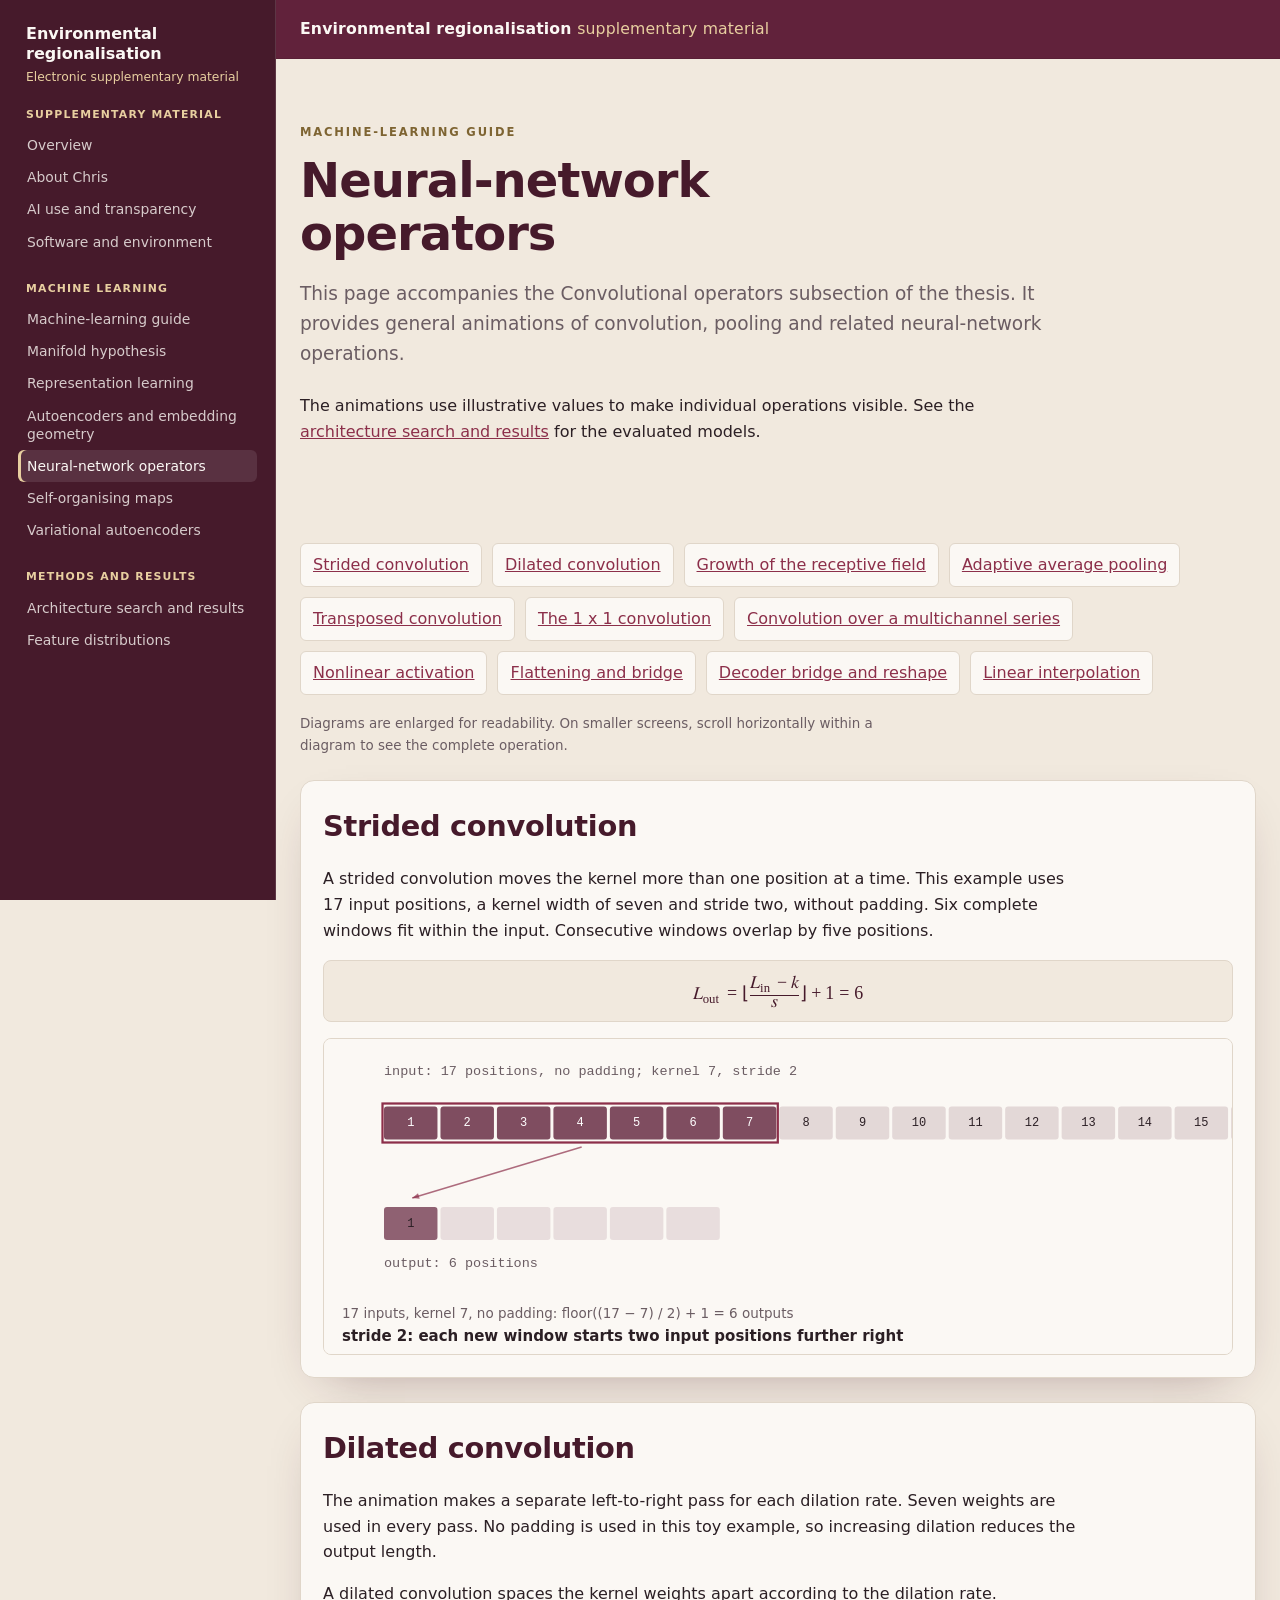
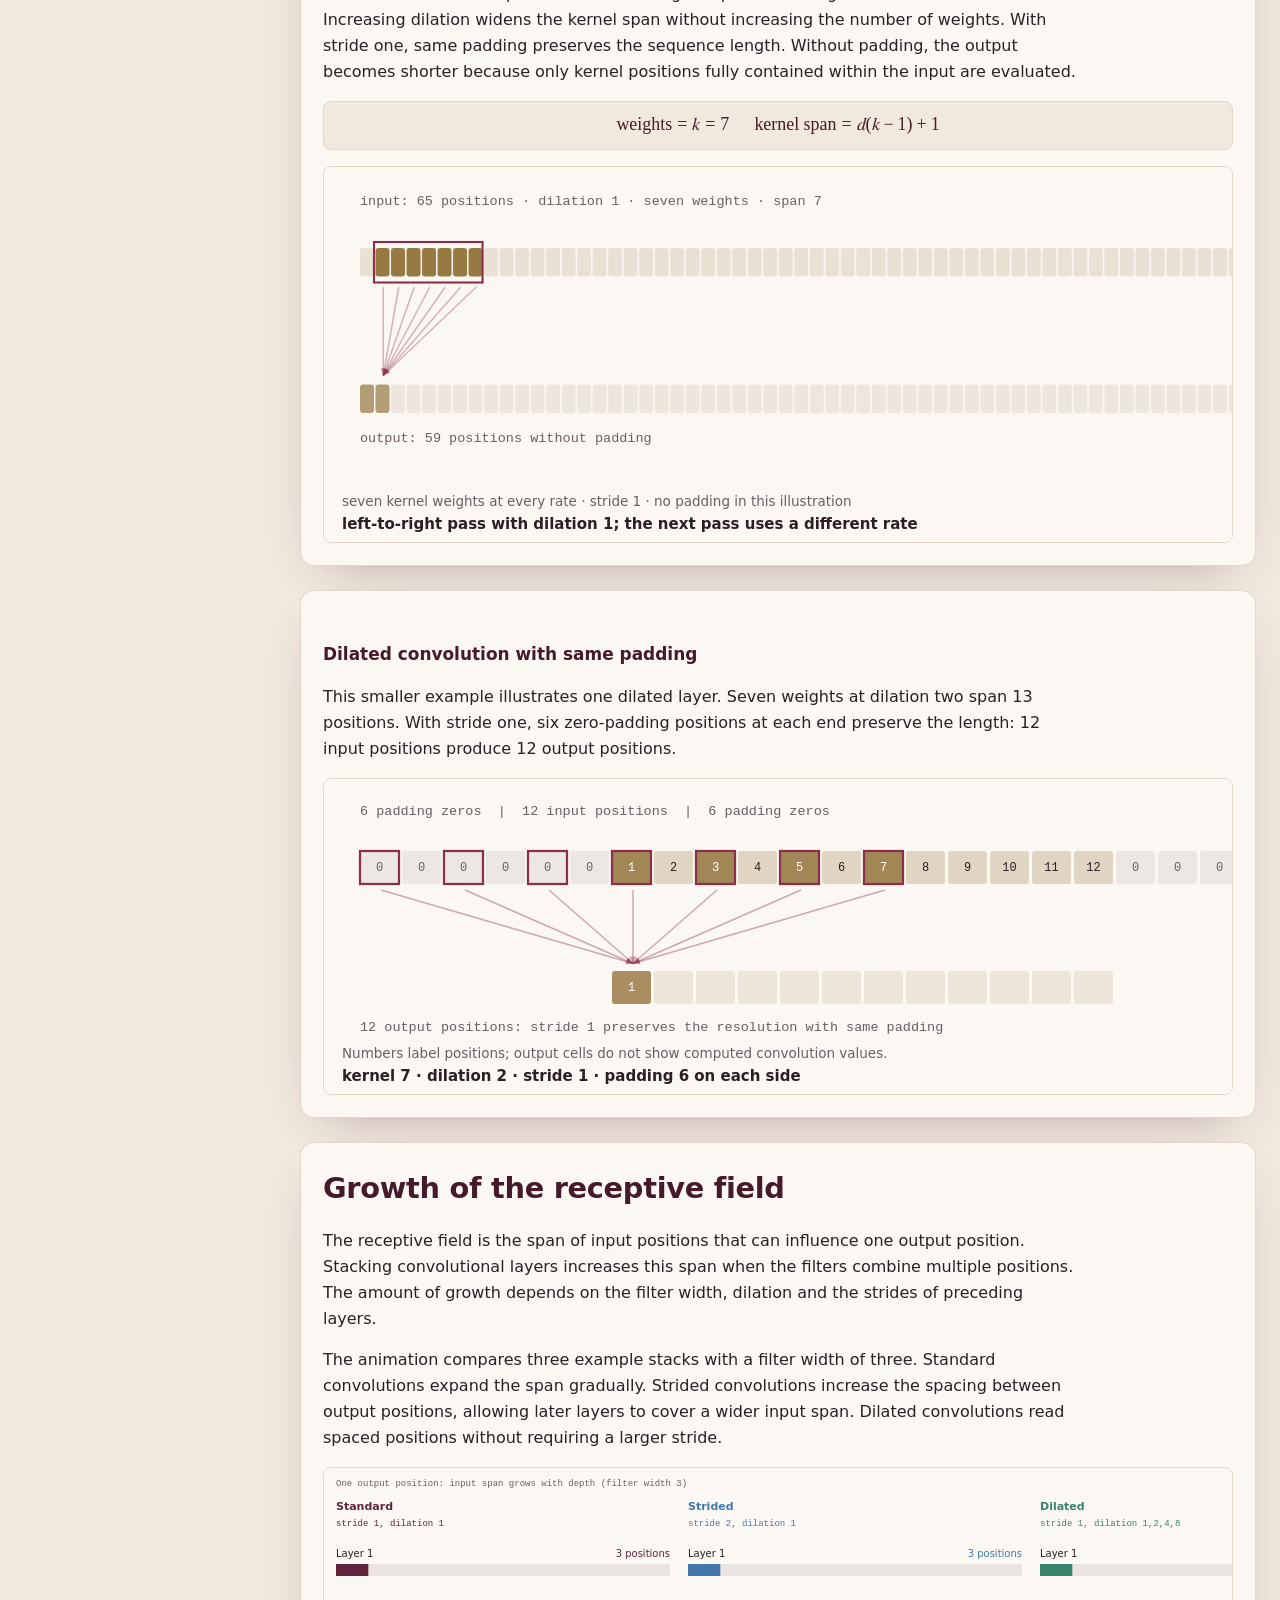
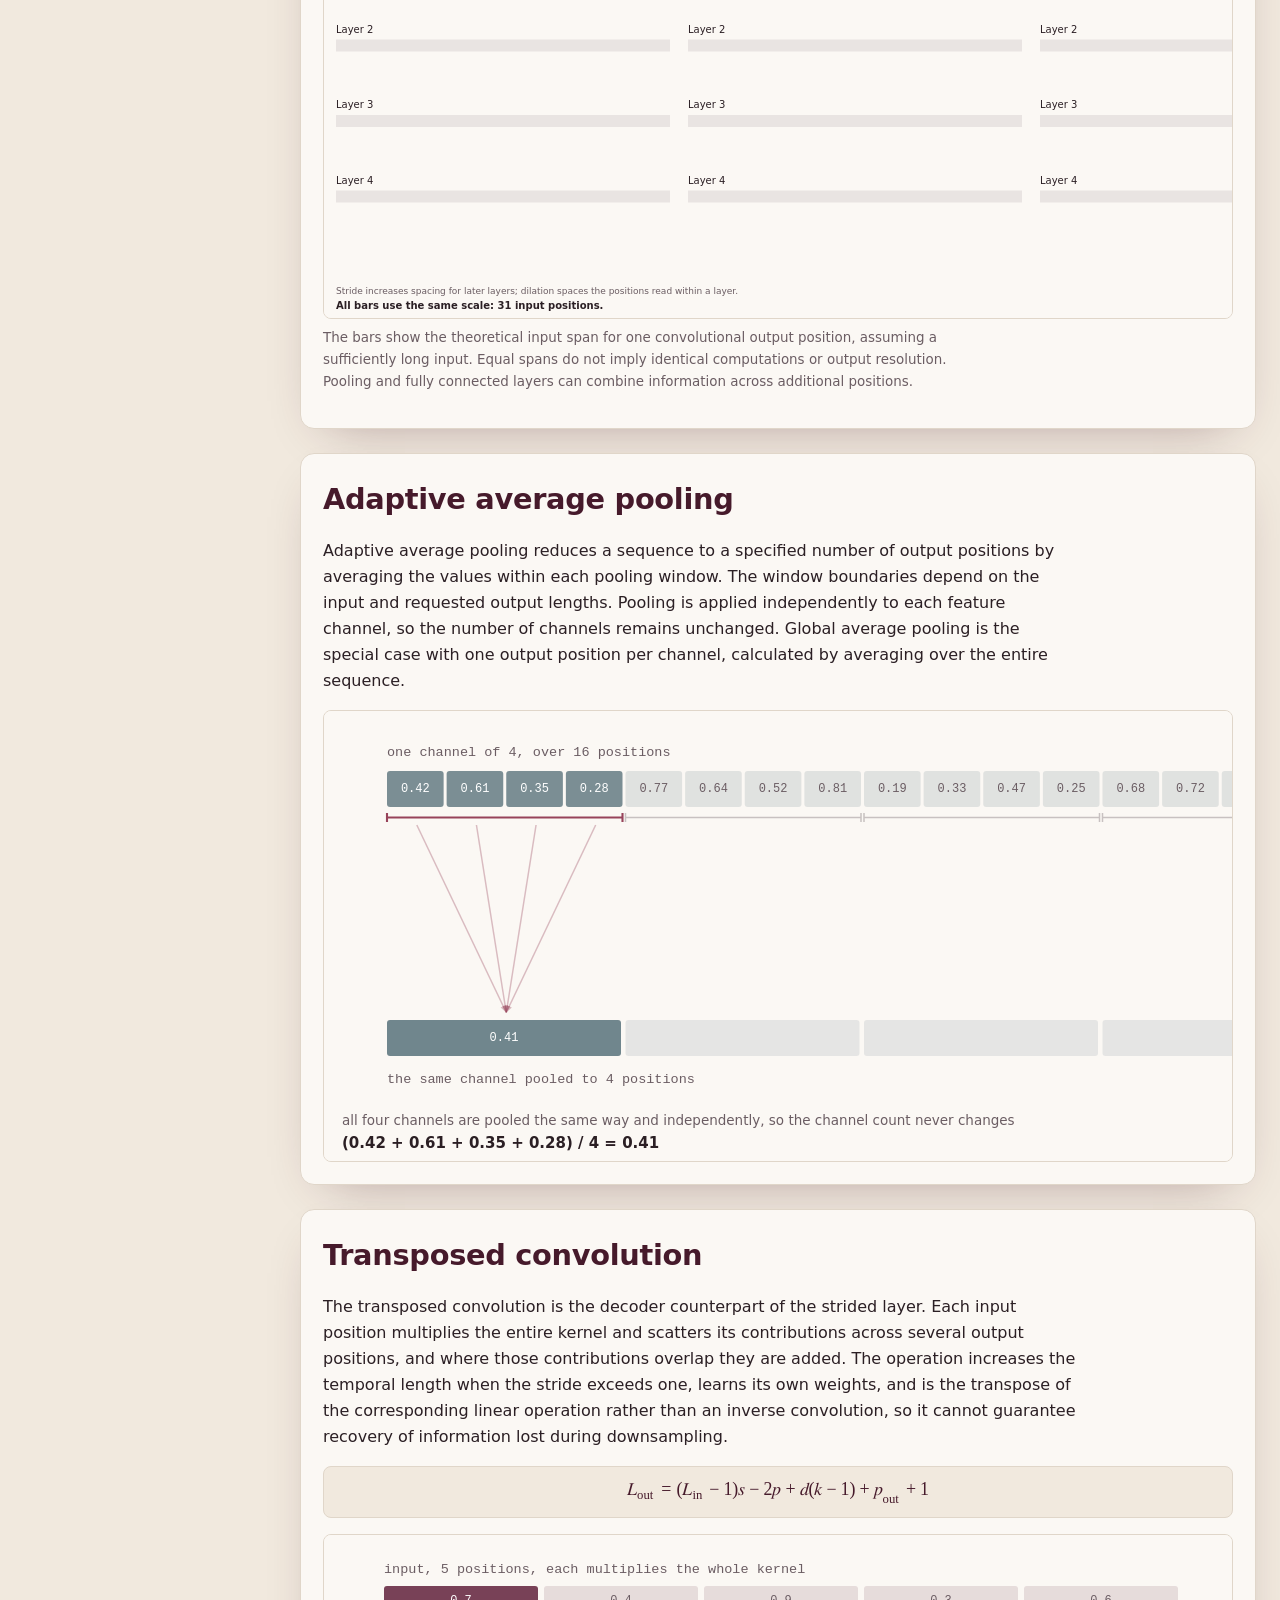
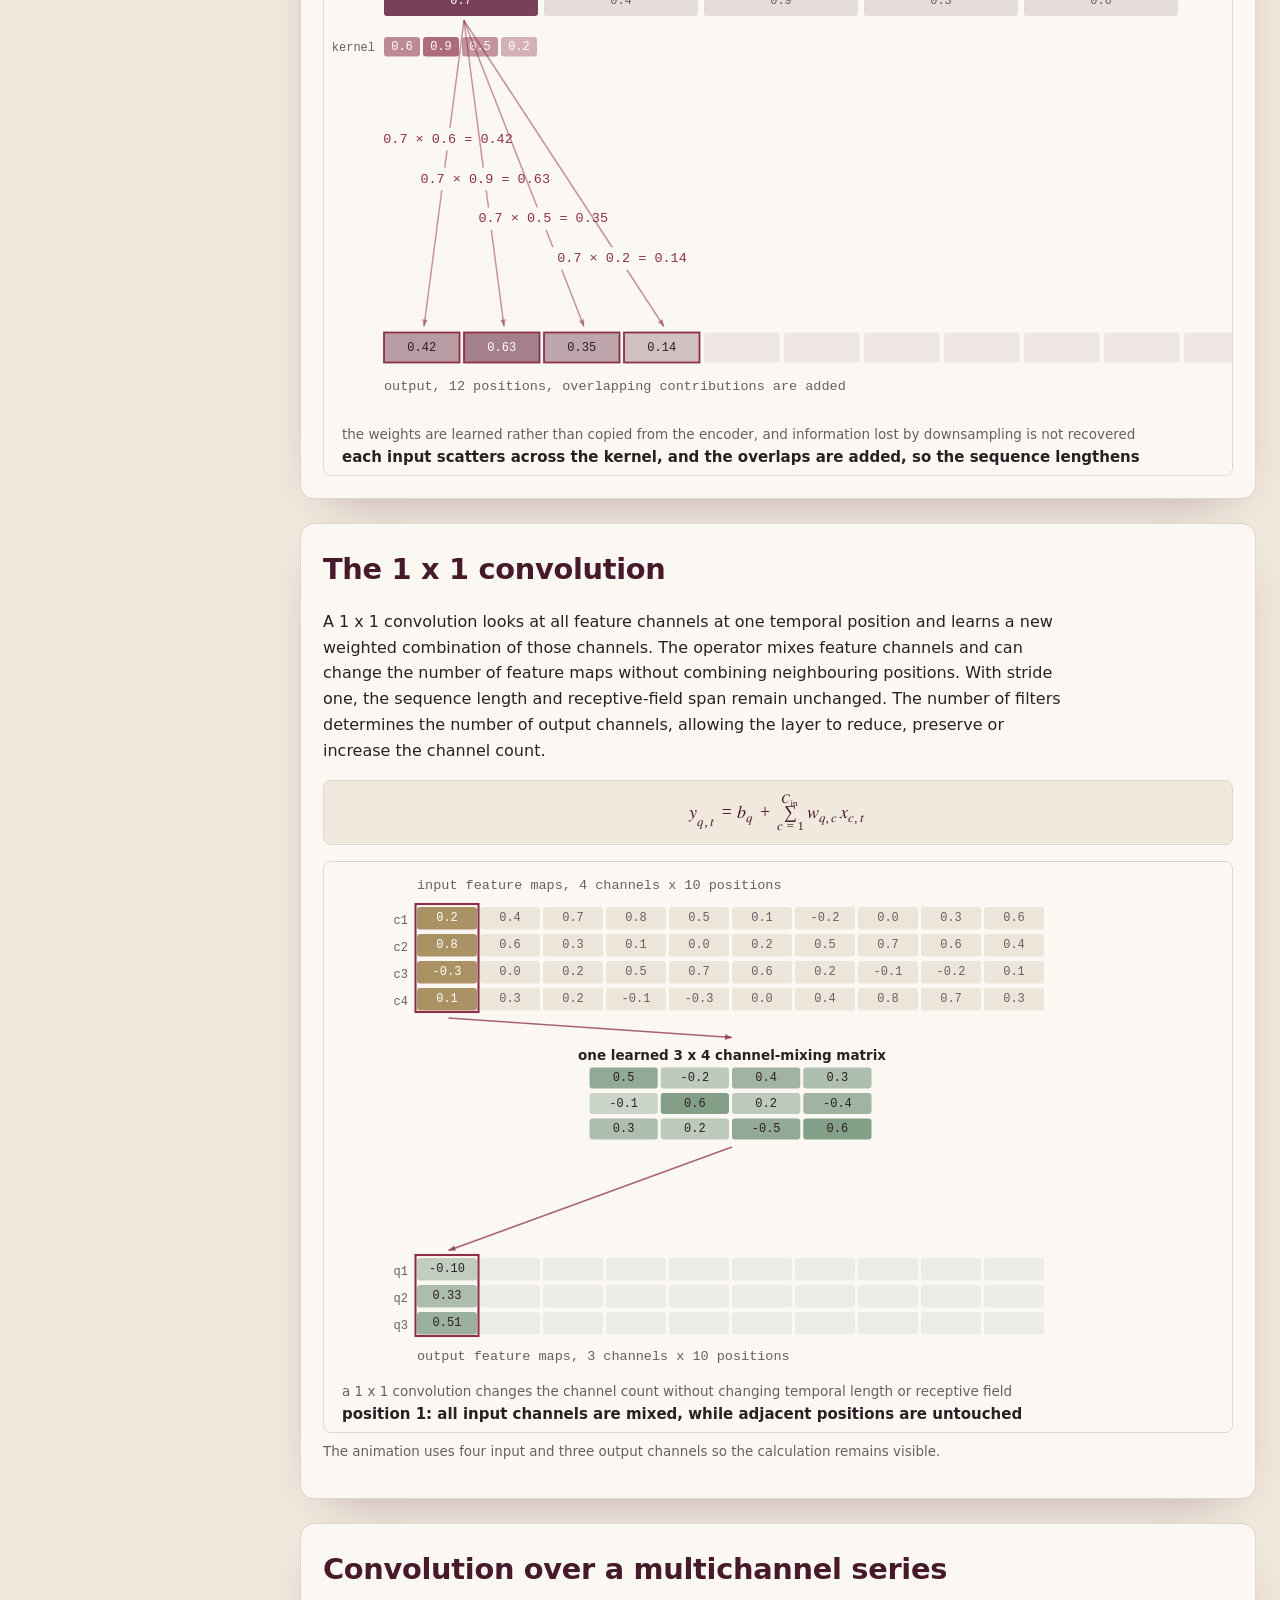
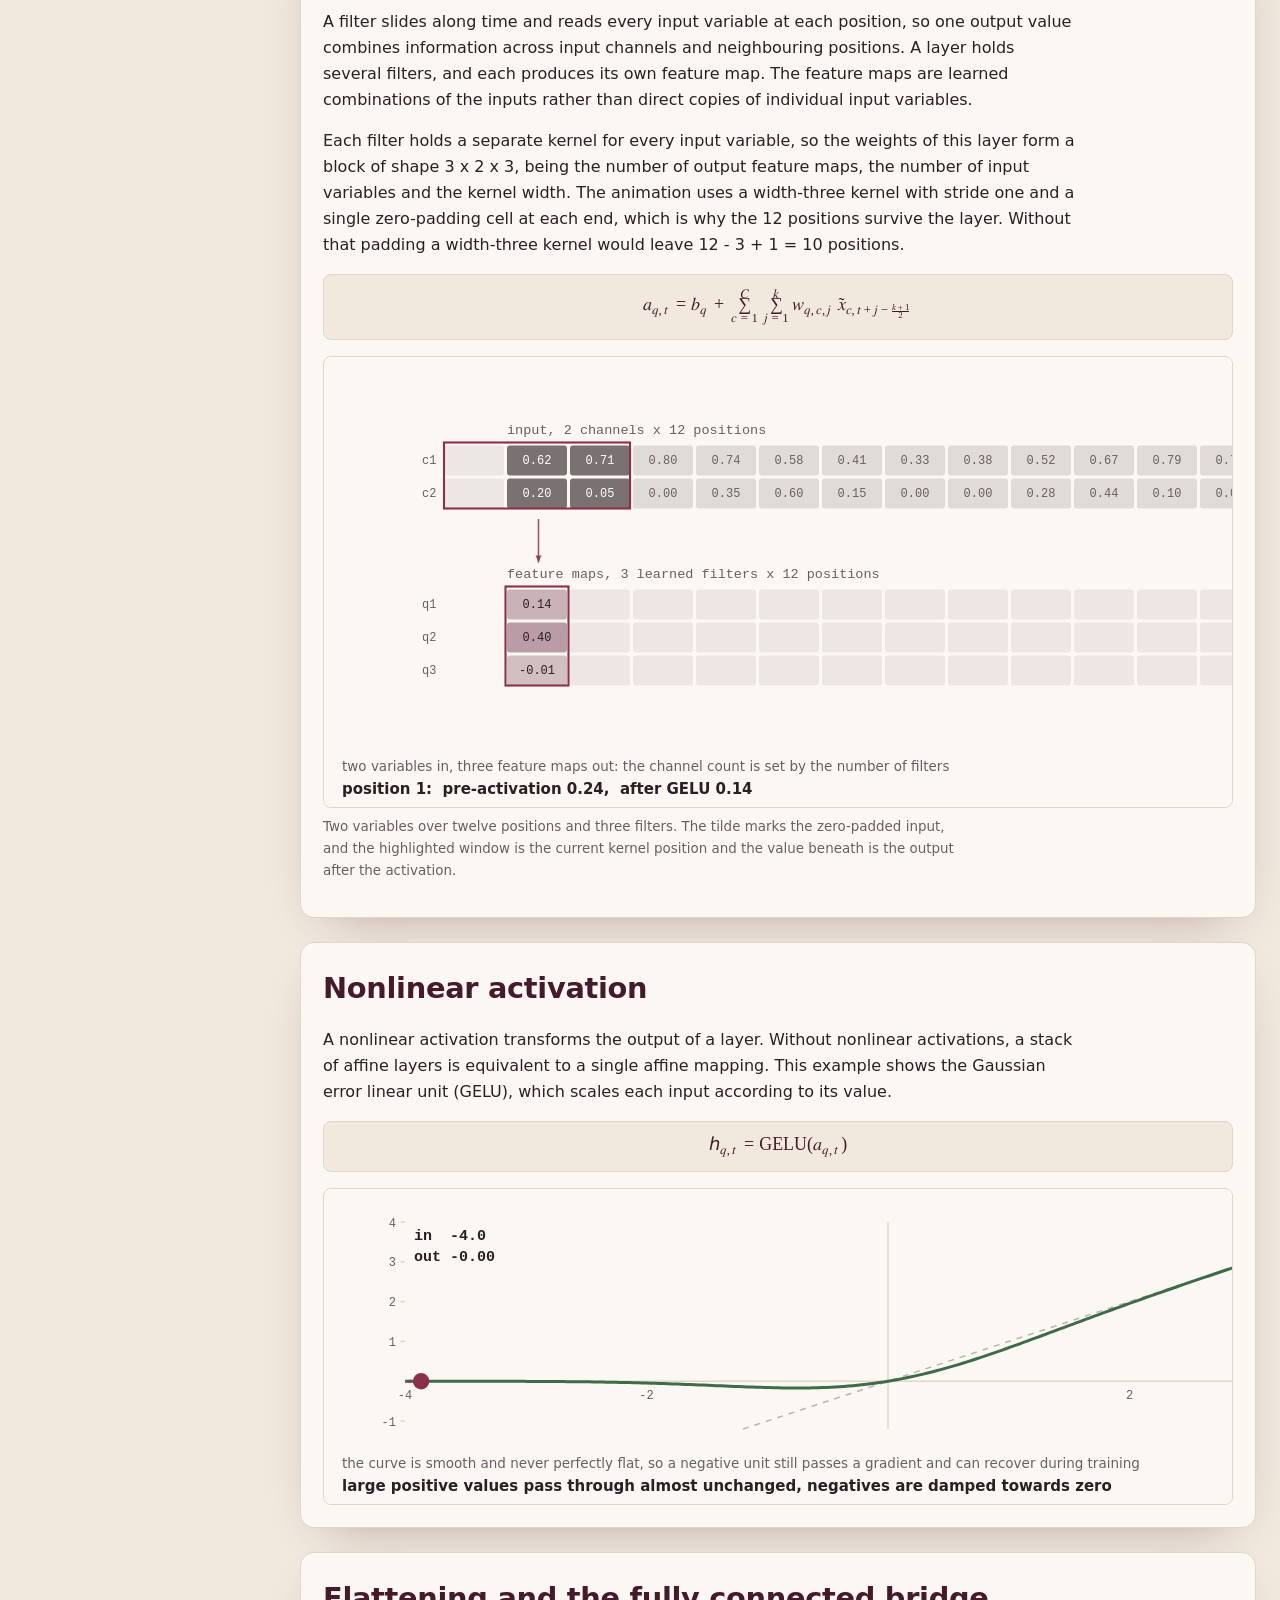
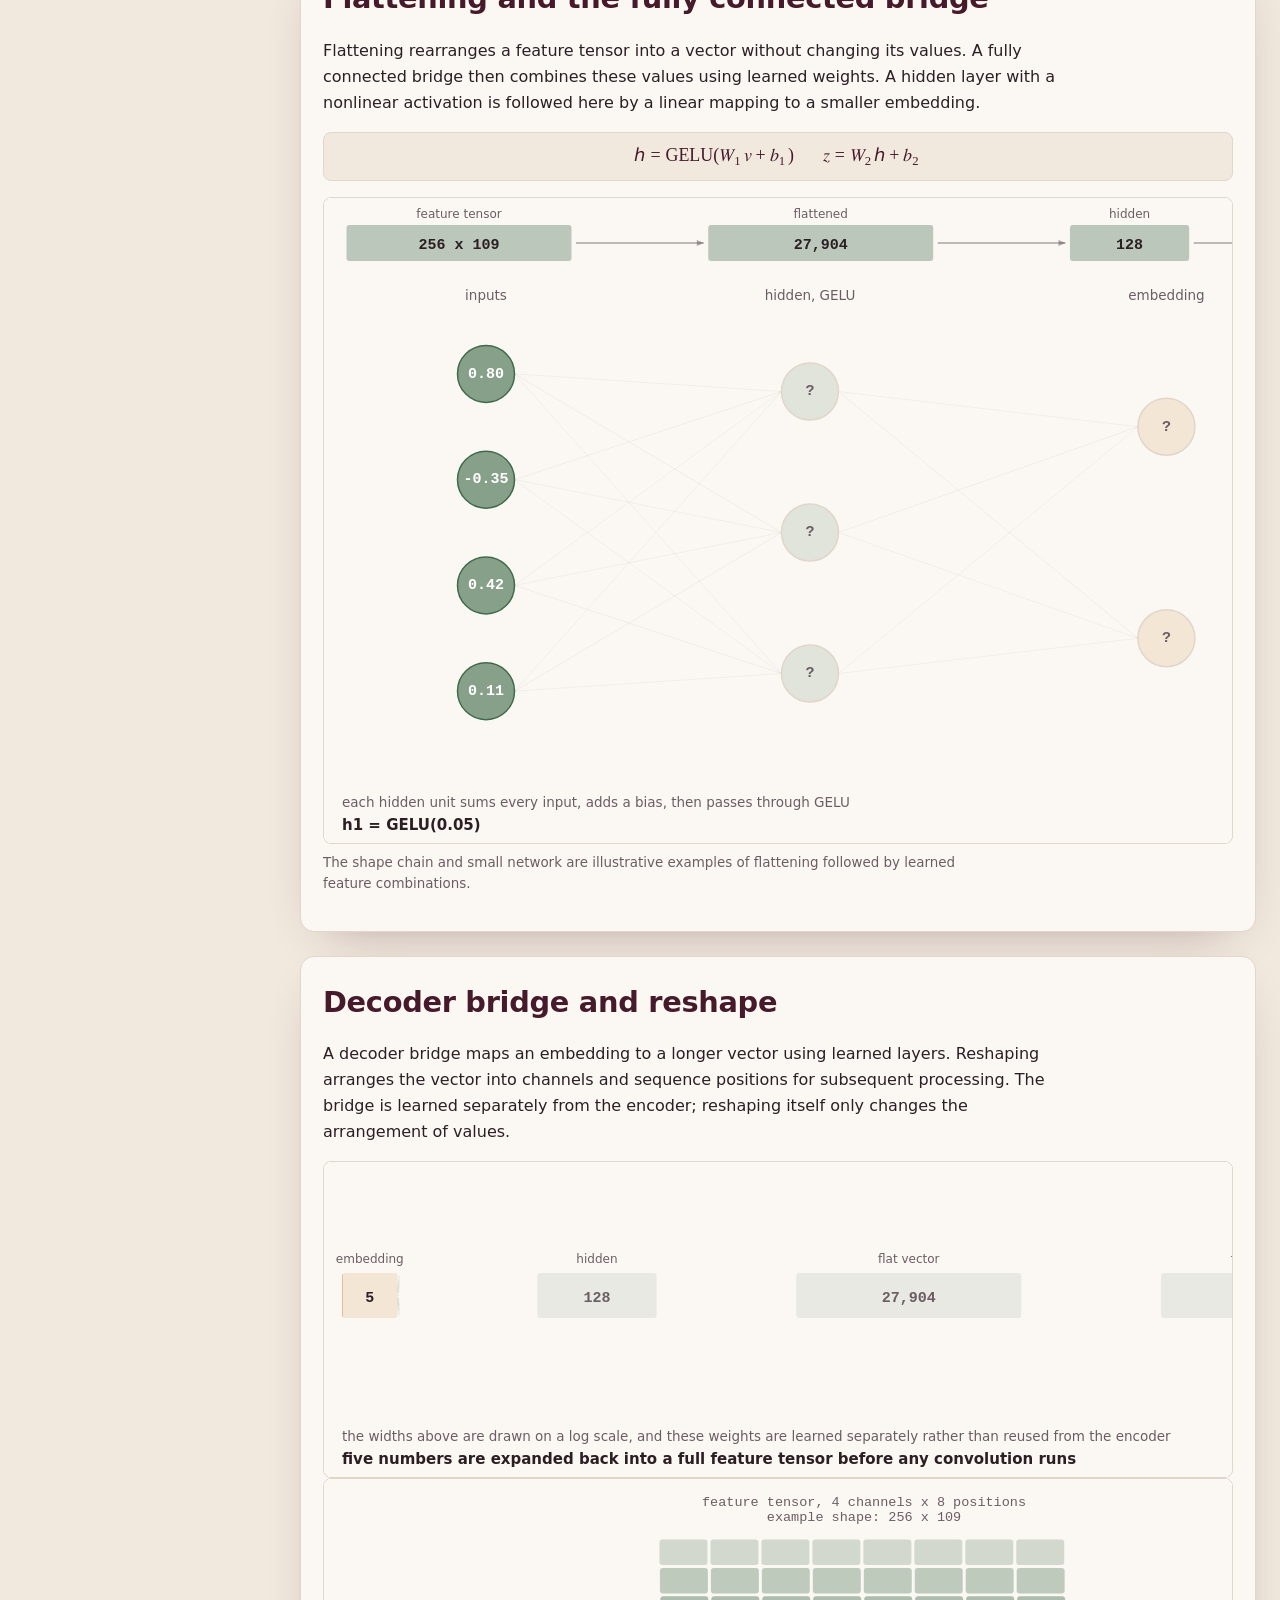
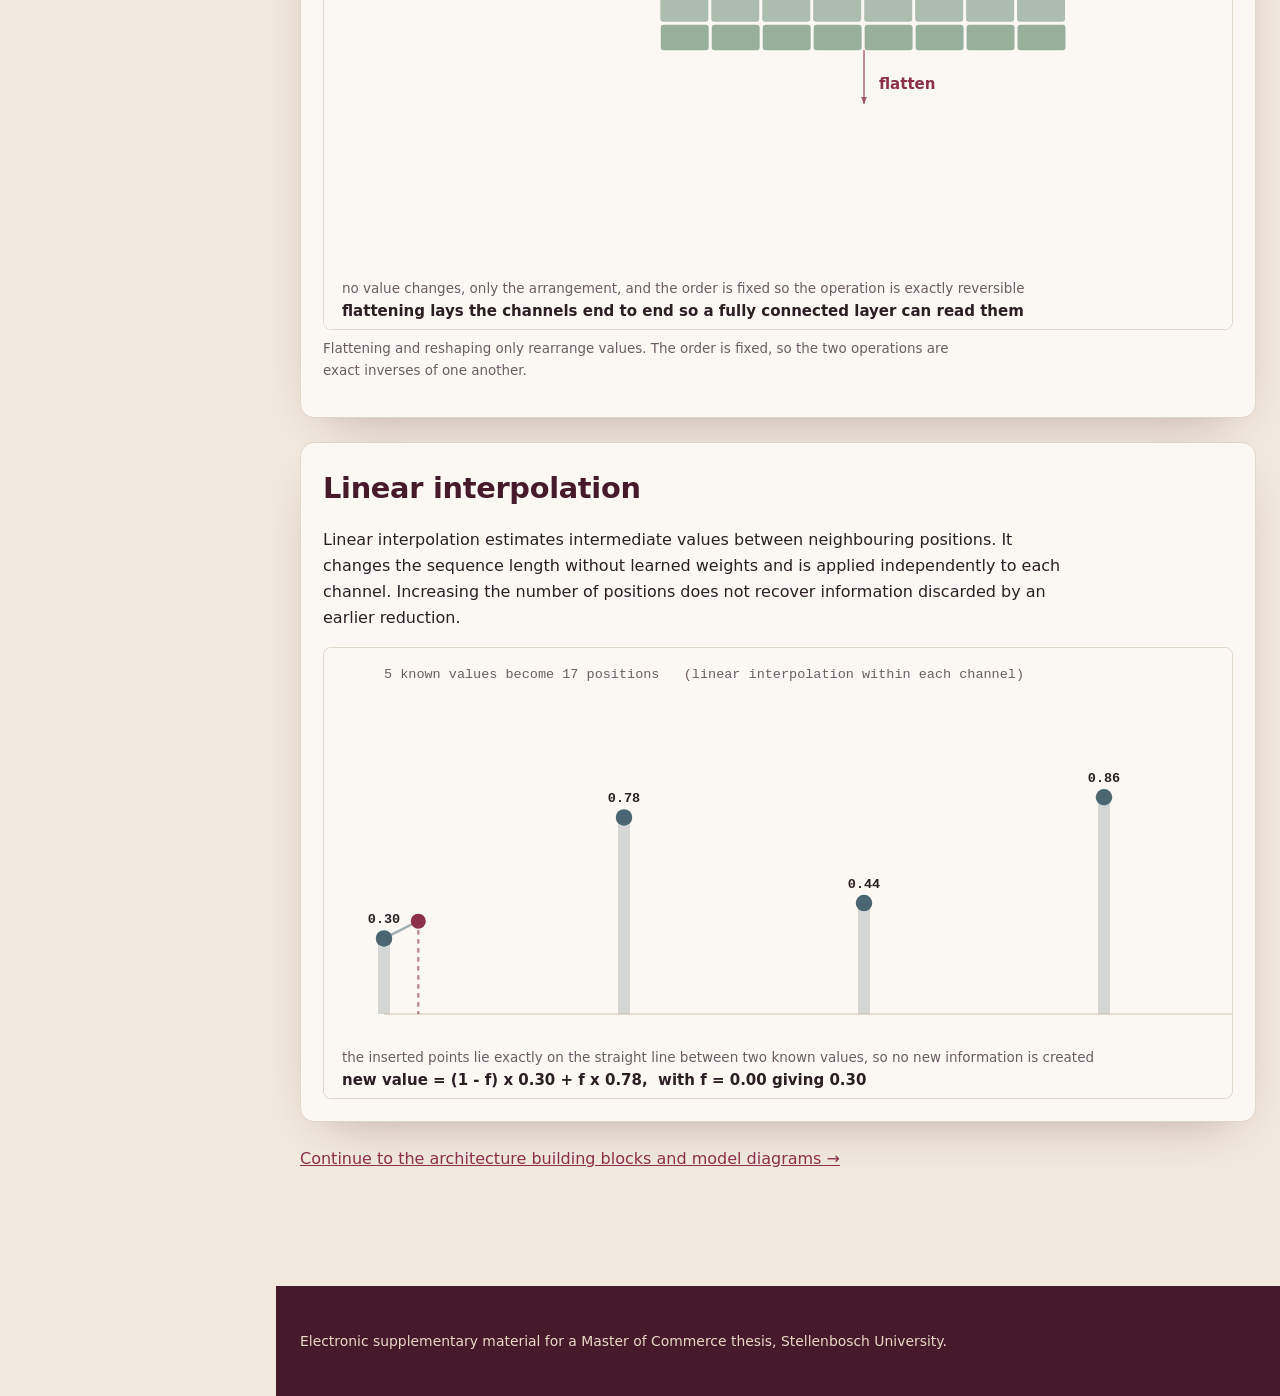
<file: convolutional-operators.html>
<!doctype html>
<html lang="en-GB">
<head>
<meta charset="utf-8">
<meta name="viewport" content="width=device-width, initial-scale=1">
<title>Neural-network operators | Environmental regionalisation</title>
<meta name="description" content="Animated one-dimensional convolution, pooling and receptive-field explanations.">
<meta name="robots" content="noindex, nofollow, noarchive, nosnippet, noimageindex, notranslate">
<meta name="googlebot" content="noindex, nofollow, noarchive, nosnippet">
<meta name="bingbot" content="noindex, nofollow, noarchive, nosnippet">
<!-- Opt out of model training and retrieval. -->
<meta name="robots" content="noai, noimageai">
<meta name="CCBot" content="nofollow">
<link rel="stylesheet" href="css/styles.css">
<script defer src="js/site-nav.js"></script>
<link rel="stylesheet" href="css/convolutional-operators.css">
</head>
<body data-page="convolutional-operators">
<header class="site-header"><div class="wrap"><a class="brand" href="index.html">Environmental regionalisation <span>supplementary material</span></a></div></header>
<main><section class="hero"><div class="wrap"><p class="eyebrow">Machine-learning guide</p><h1>Neural-network operators</h1><p class="lede">This page accompanies the Convolutional operators subsection of the thesis. It provides general animations of convolution, pooling and related neural-network operations.</p><p>The animations use illustrative values to make individual operations visible. See the <a href="architectures.html">architecture search and results</a> for the evaluated models.</p></div></section>
<section><div class="wrap operators-page"><nav class="operator-index" aria-label="On this page">
<a href="#stride-padding">Strided convolution</a>
<a href="#dilation">Dilated convolution</a>
<a href="#receptive-field">Growth of the receptive field</a>
<a href="#pooling">Adaptive average pooling</a>
<a href="#transposed">Transposed convolution</a>
<a href="#pointwise">The 1 x 1 convolution</a><a href="#multichannel">Convolution over a multichannel series</a><a href="#activation">Nonlinear activation</a><a href="#flattening">Flattening and bridge</a><a href="#decoder-bridge">Decoder bridge and reshape</a><a href="#interpolation">Linear interpolation</a></nav><p class="fig-note">Diagrams are enlarged for readability. On smaller screens, scroll horizontally within a diagram to see the complete operation.</p>
    <div class="card" id="stride-padding">
      <h2>Strided convolution</h2>
      <p>A strided convolution moves the kernel more than one position at a time. This example uses 17 input positions, a kernel width of seven and stride two, without padding. Six complete windows fit within the input. Consecutive windows overlap by five positions.</p>
      <div class="eq"><math display="block"><msub><mi>L</mi><mtext>out</mtext></msub><mo>=</mo><mo>⌊</mo><mfrac><mrow><msub><mi>L</mi><mtext>in</mtext></msub><mo>−</mo><mi>k</mi></mrow><mi>s</mi></mfrac><mo>⌋</mo><mo>+</mo><mn>1</mn><mo>=</mo><mn>6</mn></math></div>
      <div class="canvas-wrap operator-scroll" tabindex="0" role="region" aria-label="Scrollable operator animation"><canvas class="op" data-display-scale="1.5" data-block="strided" data-period="7" role="img" aria-label="Animation of an unpadded width-seven convolution moving across 17 inputs with stride two"></canvas></div>
    </div>
    <div class="card" id="dilation">
      <h2>Dilated convolution</h2>
      <p>The animation makes a separate left-to-right pass for each dilation rate. Seven weights are used in every pass. No padding is used in this toy example, so increasing dilation reduces the output length.</p>
      <p>
        A dilated convolution spaces the kernel weights apart according to the dilation rate.
        Increasing dilation widens the kernel span without increasing the number of weights.
        With stride one, same padding preserves the sequence length. Without padding, the output
        becomes shorter because only kernel positions fully contained within the input are evaluated.
      </p>
      <div class="eq"><math display="block" xmlns="http://www.w3.org/1998/Math/MathML">
  <mrow><mtext>weights</mtext><mo>=</mo><mi>k</mi><mo>=</mo><mn>7</mn></mrow>
  <mspace width="1.4em"/>
  <mrow><mtext>kernel span</mtext><mo>=</mo><mi>d</mi>
    <mo stretchy="false">(</mo><mi>k</mi><mo>&minus;</mo><mn>1</mn><mo stretchy="false">)</mo>
    <mo>+</mo><mn>1</mn></mrow>
</math></div>

          <div class="canvas-wrap operator-scroll" tabindex="0" role="region" aria-label="Scrollable operator animation"><canvas class="op" data-display-scale="1.5" data-block="dilated" data-period="24" role="img" aria-label="Animation of a dilated convolution sweeping left to right at dilation rates one, two, four and eight"></canvas></div>
    </div>
    <div class="card" id="same-padding">
      <h3>Dilated convolution with same padding</h3>
      <p>This smaller example illustrates one dilated layer. Seven weights at dilation two span 13 positions. With stride one, six zero-padding positions at each end preserve the length: 12 input positions produce 12 output positions.</p>
      <div class="canvas-wrap operator-scroll" tabindex="0" role="region" aria-label="Scrollable same-padding animation"><canvas class="op" data-display-scale="1.5" data-block="dilatedSame" data-period="12" role="img" aria-label="Seven kernel weights spaced two positions apart slide over twelve inputs with six zero-padding positions at each end, producing twelve outputs"></canvas></div>
    </div>
    <div class="card" id="receptive-field">
      <h2>Growth of the receptive field</h2>
      <p>The receptive field is the span of input positions that can influence one output position. Stacking convolutional layers increases this span when the filters combine multiple positions. The amount of growth depends on the filter width, dilation and the strides of preceding layers.</p>
      <p>The animation compares three example stacks with a filter width of three. Standard convolutions expand the span gradually. Strided convolutions increase the spacing between output positions, allowing later layers to cover a wider input span. Dilated convolutions read spaced positions without requiring a larger stride.</p>
      <div class="canvas-wrap operator-scroll" tabindex="0" role="region" aria-label="Scrollable receptive-field comparison"><canvas class="op tall" data-display-scale="1" data-block="rf" data-period="12" role="img" aria-label="Four-layer comparison: standard receptive fields span 3, 5, 7 and 9 input positions; stride-two and increasing-dilation examples span 3, 7, 15 and 31"></canvas></div>
      <p class="fig-note">The bars show the theoretical input span for one convolutional output position, assuming a sufficiently long input. Equal spans do not imply identical computations or output resolution. Pooling and fully connected layers can combine information across additional positions.</p>
    </div>
    <div class="card" id="pooling">
      <h2>Adaptive average pooling</h2>
      <p>
        Adaptive average pooling reduces a sequence to a specified number of output positions by
        averaging the values within each pooling window. The window boundaries depend on the input
        and requested output lengths. Pooling is applied independently to each feature channel, so
        the number of channels remains unchanged. Global average pooling is the special case with
        one output position per channel, calculated by averaging over the entire sequence.
      </p>
      <div class="canvas-wrap operator-scroll" tabindex="0" role="region" aria-label="Scrollable operator animation"><canvas class="op tall" data-display-scale="1.5" data-block="pool" data-period="8" role="img" aria-label="Animation of adaptive average pooling reducing sixteen positions to four while keeping four channels"></canvas></div>
    </div>
    <div class="card" id="transposed">
      <h2>Transposed convolution</h2>
      <p>
        The transposed convolution is the decoder counterpart of the strided layer. Each input
        position multiplies the entire kernel and scatters its contributions across several output
        positions, and where those contributions overlap they are added. The operation increases the
        temporal length when the stride exceeds one, learns its own weights, and is the transpose of
        the corresponding linear operation rather than an inverse convolution, so it cannot
        guarantee recovery of information lost during downsampling.
      </p>
      <div class="eq"><math display="block" xmlns="http://www.w3.org/1998/Math/MathML">
  <msub><mi>L</mi><mtext>out</mtext></msub><mo>=</mo>
  <mo stretchy="false">(</mo><msub><mi>L</mi><mtext>in</mtext></msub><mo>&minus;</mo><mn>1</mn><mo stretchy="false">)</mo><mi>s</mi>
  <mo>&minus;</mo><mn>2</mn><mi>p</mi>
  <mo>+</mo><mi>d</mi><mo stretchy="false">(</mo><mi>k</mi><mo>&minus;</mo><mn>1</mn><mo stretchy="false">)</mo>
  <mo>+</mo><msub><mi>p</mi><mtext>out</mtext></msub>
  <mo>+</mo><mn>1</mn>
</math></div>
      <div class="canvas-wrap operator-scroll" tabindex="0" role="region" aria-label="Scrollable operator animation"><canvas class="op tall" data-display-scale="1.5" data-block="transposed" data-period="9" role="img" aria-label="Animation of a transposed convolution scattering each input across several output positions and summing the overlaps"></canvas></div>
    </div>
    <div class="card" id="pointwise">
      <h2>The 1 x 1 convolution</h2>
      <p>
        A 1 x 1 convolution looks at all feature channels at one temporal position and learns a
        new weighted combination of those channels. The operator mixes feature channels and can change the number of feature
        maps without combining neighbouring positions. With stride one, the sequence length and
        receptive-field span remain unchanged. The number of filters determines the number of output
        channels, allowing the layer to reduce, preserve or increase the channel count.
      </p>
      <div class="eq"><math display="block" xmlns="http://www.w3.org/1998/Math/MathML">
  <msub><mi>y</mi><mrow><mi>q</mi><mo>,</mo><mi>t</mi></mrow></msub>
  <mo>=</mo><msub><mi>b</mi><mi>q</mi></msub><mo>+</mo>
  <munderover><mo>&sum;</mo><mrow><mi>c</mi><mo>=</mo><mn>1</mn></mrow><msub><mi>C</mi><mtext>in</mtext></msub></munderover>
  <msub><mi>w</mi><mrow><mi>q</mi><mo>,</mo><mi>c</mi></mrow></msub>
  <msub><mi>x</mi><mrow><mi>c</mi><mo>,</mo><mi>t</mi></mrow></msub>
</math></div>
      <div class="canvas-wrap operator-scroll" tabindex="0" role="region" aria-label="Scrollable operator animation"><canvas class="op tall" data-display-scale="1.5" data-block="pointwise" data-period="8" role="img" aria-label="Animation of a one by one convolution mixing feature channels independently at each temporal position"></canvas></div>
      <p class="fig-note">
        The animation uses four input and three output channels so the calculation remains visible.
      </p>
    </div>
    <div class="card" id="multichannel">
      <h2>Convolution over a multichannel series</h2>
      <p>
        A filter slides along time and reads every input variable at each position, so one output
        value combines information across input channels and neighbouring positions. A layer holds
        several filters, and each produces its own feature map. The feature maps are learned
        combinations of the inputs rather than direct copies of individual input variables.
      </p>
      <p>
        Each filter holds a separate kernel for every input variable, so the weights of this layer
        form a block of shape 3 x 2 x 3, being the number of output feature maps, the number of
        input variables and the kernel width. The animation uses a width-three kernel with stride
        one and a single zero-padding cell at each end, which is why the 12 positions survive the
        layer. Without that padding a width-three kernel would leave 12 - 3 + 1 = 10 positions.
      </p>
      <div class="eq"><math display="block" xmlns="http://www.w3.org/1998/Math/MathML">
  <msub><mi>a</mi><mrow><mi>q</mi><mo>,</mo><mi>t</mi></mrow></msub>
  <mo>=</mo>
  <msub><mi>b</mi><mi>q</mi></msub>
  <mo>+</mo>
  <munderover><mo>&sum;</mo><mrow><mi>c</mi><mo>=</mo><mn>1</mn></mrow><mi>C</mi></munderover>
  <munderover><mo>&sum;</mo><mrow><mi>j</mi><mo>=</mo><mn>1</mn></mrow><mi>k</mi></munderover>
  <msub><mi>w</mi><mrow><mi>q</mi><mo>,</mo><mi>c</mi><mo>,</mo><mi>j</mi></mrow></msub>
  <mspace width="0.18em"/>
  <msub>
    <mover accent="true"><mi>x</mi><mo>&#732;</mo></mover>
    <mrow><mi>c</mi><mo>,</mo><mi>t</mi><mo>+</mo><mi>j</mi><mo>&minus;</mo>
      <mfrac><mrow><mi>k</mi><mo>+</mo><mn>1</mn></mrow><mn>2</mn></mfrac></mrow>
  </msub>
</math></div>
      <div class="canvas-wrap operator-scroll" tabindex="0" role="region" aria-label="Scrollable operator animation"><canvas class="op tall" data-display-scale="1.5" data-block="conv" data-period="9" role="img" aria-label="Animation of a convolution kernel sliding over two variables across twelve positions and producing three feature maps"></canvas></div>
      <p class="fig-note">
        Two variables over twelve positions and three filters. The tilde marks the zero-padded input, and the highlighted window is the
        current kernel position and the value beneath is the output after the activation.
      </p>
    </div>

    <div class="card" id="activation">
      <h2>Nonlinear activation</h2>
<p>A nonlinear activation transforms the output of a layer. Without nonlinear activations, a stack of affine layers is equivalent to a single affine mapping. This example shows the Gaussian error linear unit (GELU), which scales each input according to its value.</p>
      <div class="eq"><math display="block" xmlns="http://www.w3.org/1998/Math/MathML">
  <msub><mi>h</mi><mrow><mi>q</mi><mo>,</mo><mi>t</mi></mrow></msub>
  <mo>=</mo>
  <mi>GELU</mi>
  <mo form="prefix" stretchy="false">(</mo>
  <msub><mi>a</mi><mrow><mi>q</mi><mo>,</mo><mi>t</mi></mrow></msub>
  <mo form="postfix" stretchy="false">)</mo>
</math></div>
      <div class="canvas-wrap operator-scroll" tabindex="0" role="region" aria-label="Scrollable operator animation"><canvas class="op" data-display-scale="1.5" data-general="true" data-block="gelu" data-period="7" role="img" aria-label="Animation of the GELU activation curve with a value sweeping along it, compared against the identity line"></canvas></div>
    </div>










    <div class="card" id="flattening">
      <h2>Flattening and the fully connected bridge</h2>
<p>Flattening rearranges a feature tensor into a vector without changing its values. A fully connected bridge then combines these values using learned weights. A hidden layer with a nonlinear activation is followed here by a linear mapping to a smaller embedding.</p>
      <div class="eq"><math display="block" xmlns="http://www.w3.org/1998/Math/MathML">
  <mi>h</mi><mo>=</mo><mi>GELU</mi>
  <mo form="prefix" stretchy="false">(</mo>
  <msub><mi>W</mi><mn>1</mn></msub><mi>v</mi><mo>+</mo><msub><mi>b</mi><mn>1</mn></msub>
  <mo form="postfix" stretchy="false">)</mo>
  <mspace width="1.6em"/>
  <mi>z</mi><mo>=</mo><msub><mi>W</mi><mn>2</mn></msub><mi>h</mi>
  <mo>+</mo><msub><mi>b</mi><mn>2</mn></msub>
</math></div>
      <div class="canvas-wrap operator-scroll" tabindex="0" role="region" aria-label="Scrollable operator animation"><canvas class="op xl" data-display-scale="1.5" data-general="true" data-block="bridge" data-period="9" role="img" aria-label="Animation of a feature tensor being flattened and passed through a small network to an embedding"></canvas></div>
<p class="fig-note">The shape chain and small network are illustrative examples of flattening followed by learned feature combinations.</p>
    </div>


    <div class="card" id="decoder-bridge">
      <h2>Decoder bridge and reshape</h2>
<p>A decoder bridge maps an embedding to a longer vector using learned layers. Reshaping arranges the vector into channels and sequence positions for subsequent processing. The bridge is learned separately from the encoder; reshaping itself only changes the arrangement of values.</p>
      <div class="canvas-wrap operator-scroll" tabindex="0" role="region" aria-label="Scrollable operator animation"><canvas class="op" data-display-scale="1.5" data-general="true" data-block="decbridge" data-period="7" role="img" aria-label="Animation of the decoder bridge expanding a five-value embedding through a hidden layer into a full feature tensor"></canvas></div>
      <div class="canvas-wrap operator-scroll" tabindex="0" role="region" aria-label="Scrollable operator animation"><canvas class="op tall" data-display-scale="1.5" data-general="true" data-block="reshape" data-period="8" role="img" aria-label="Animation of a feature tensor flattening into one long vector and folding back into channels and positions"></canvas></div>
      <p class="fig-note">Flattening and reshaping only rearrange values. The order is fixed, so the two operations are exact inverses of one another.</p>
    </div>


    <div class="card" id="interpolation">
      <h2>Linear interpolation</h2>
<p>Linear interpolation estimates intermediate values between neighbouring positions. It changes the sequence length without learned weights and is applied independently to each channel. Increasing the number of positions does not recover information discarded by an earlier reduction.</p>
      <div class="canvas-wrap operator-scroll" tabindex="0" role="region" aria-label="Scrollable operator animation"><canvas class="op tall" data-display-scale="1.5" data-general="true" data-block="interp" data-period="7" role="img" aria-label="Animation of linear interpolation inserting points between known feature values"></canvas></div>
    </div>






<p><a href="architectures.html">Continue to the architecture building blocks and model diagrams →</a></p>
</div></section></main>
<footer class="site-footer"><div class="wrap"><p>Electronic supplementary material for a Master of Commerce thesis, Stellenbosch University.</p></div></footer>
<script src="js/blocks.js"></script>
</body></html>
</file>
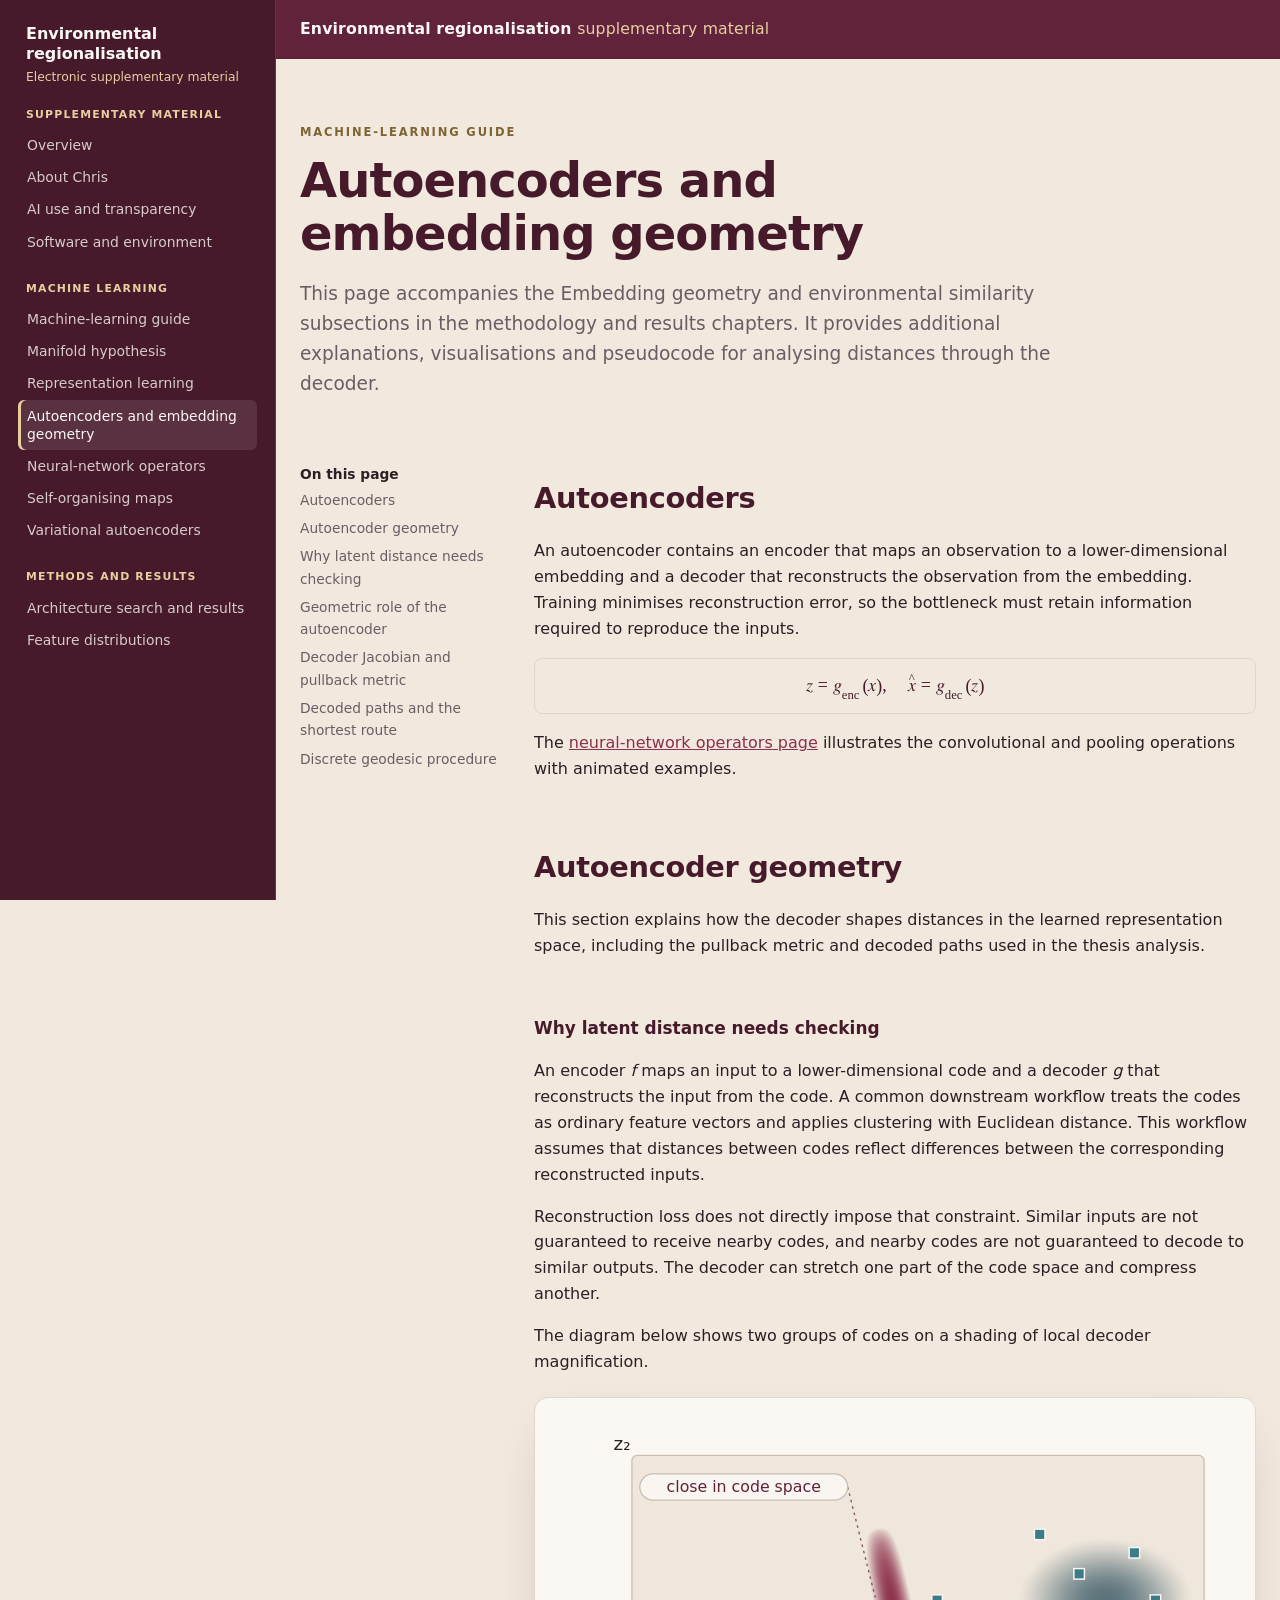
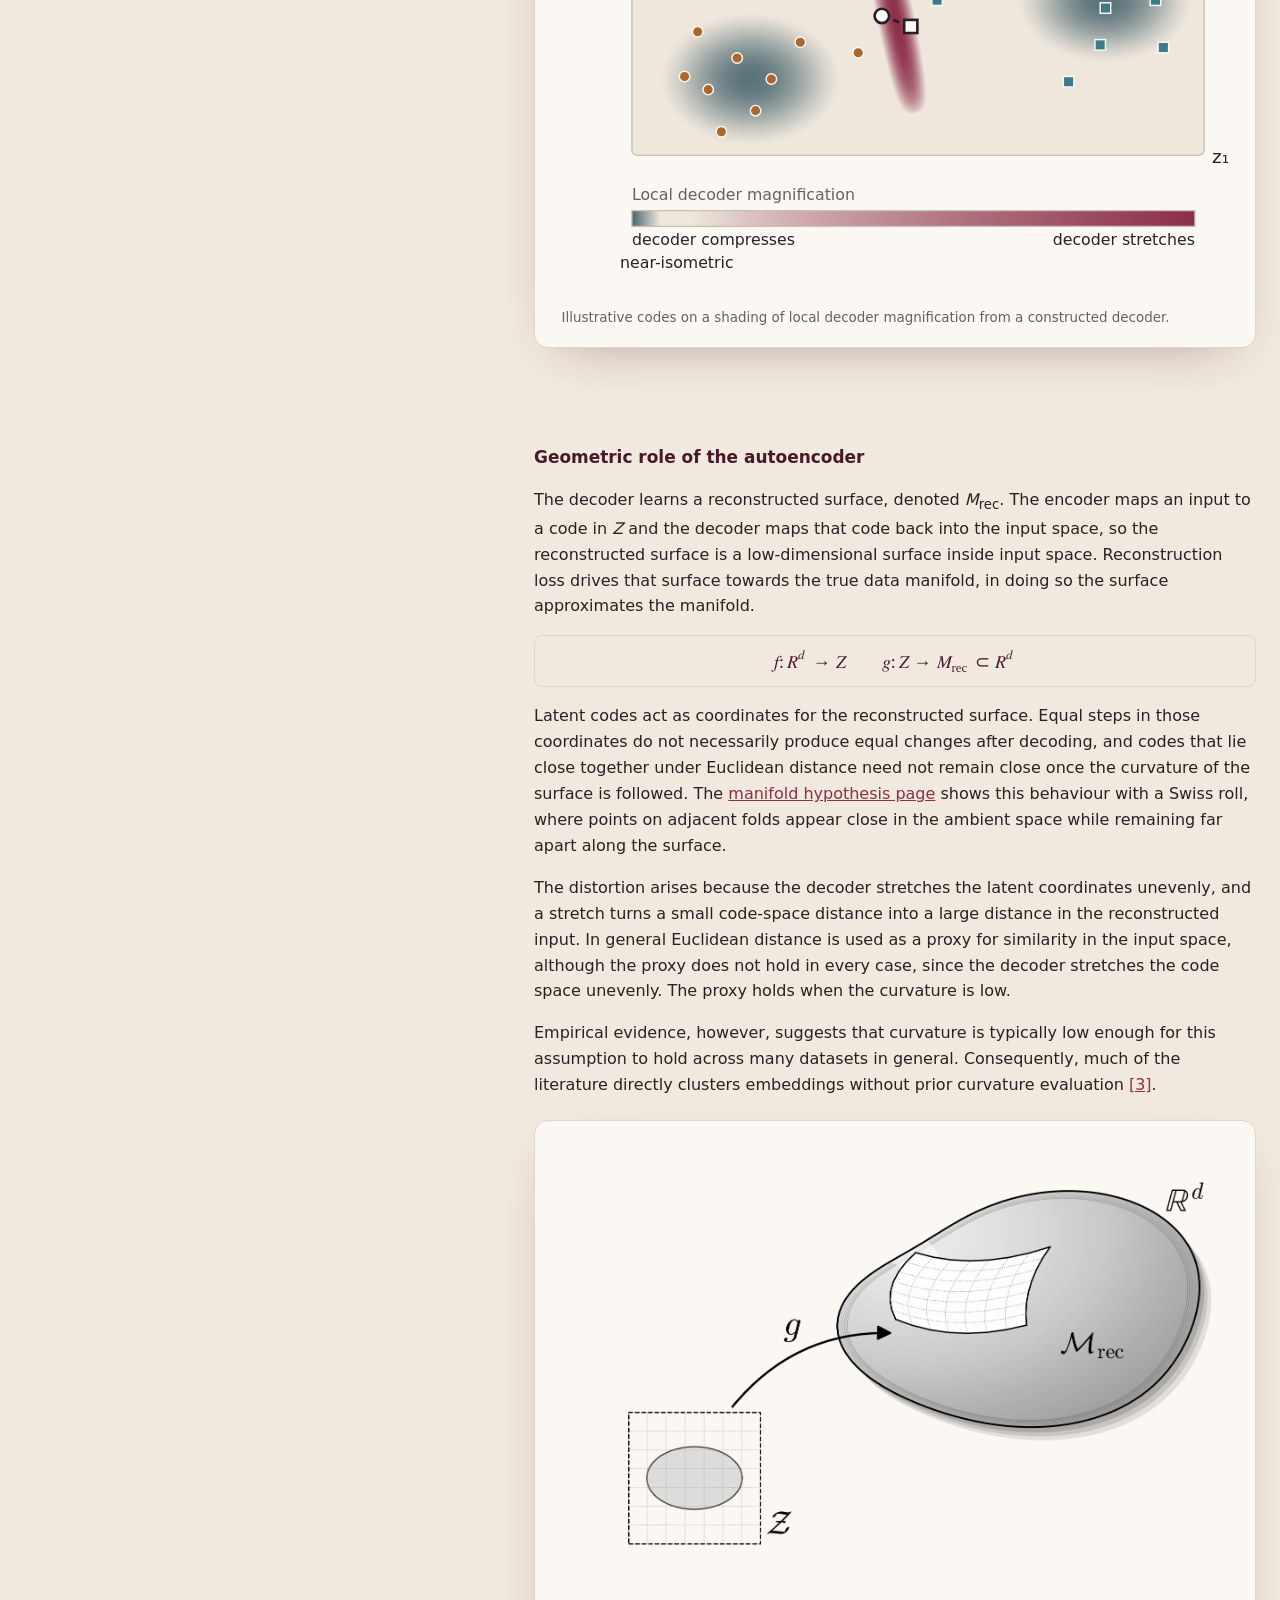
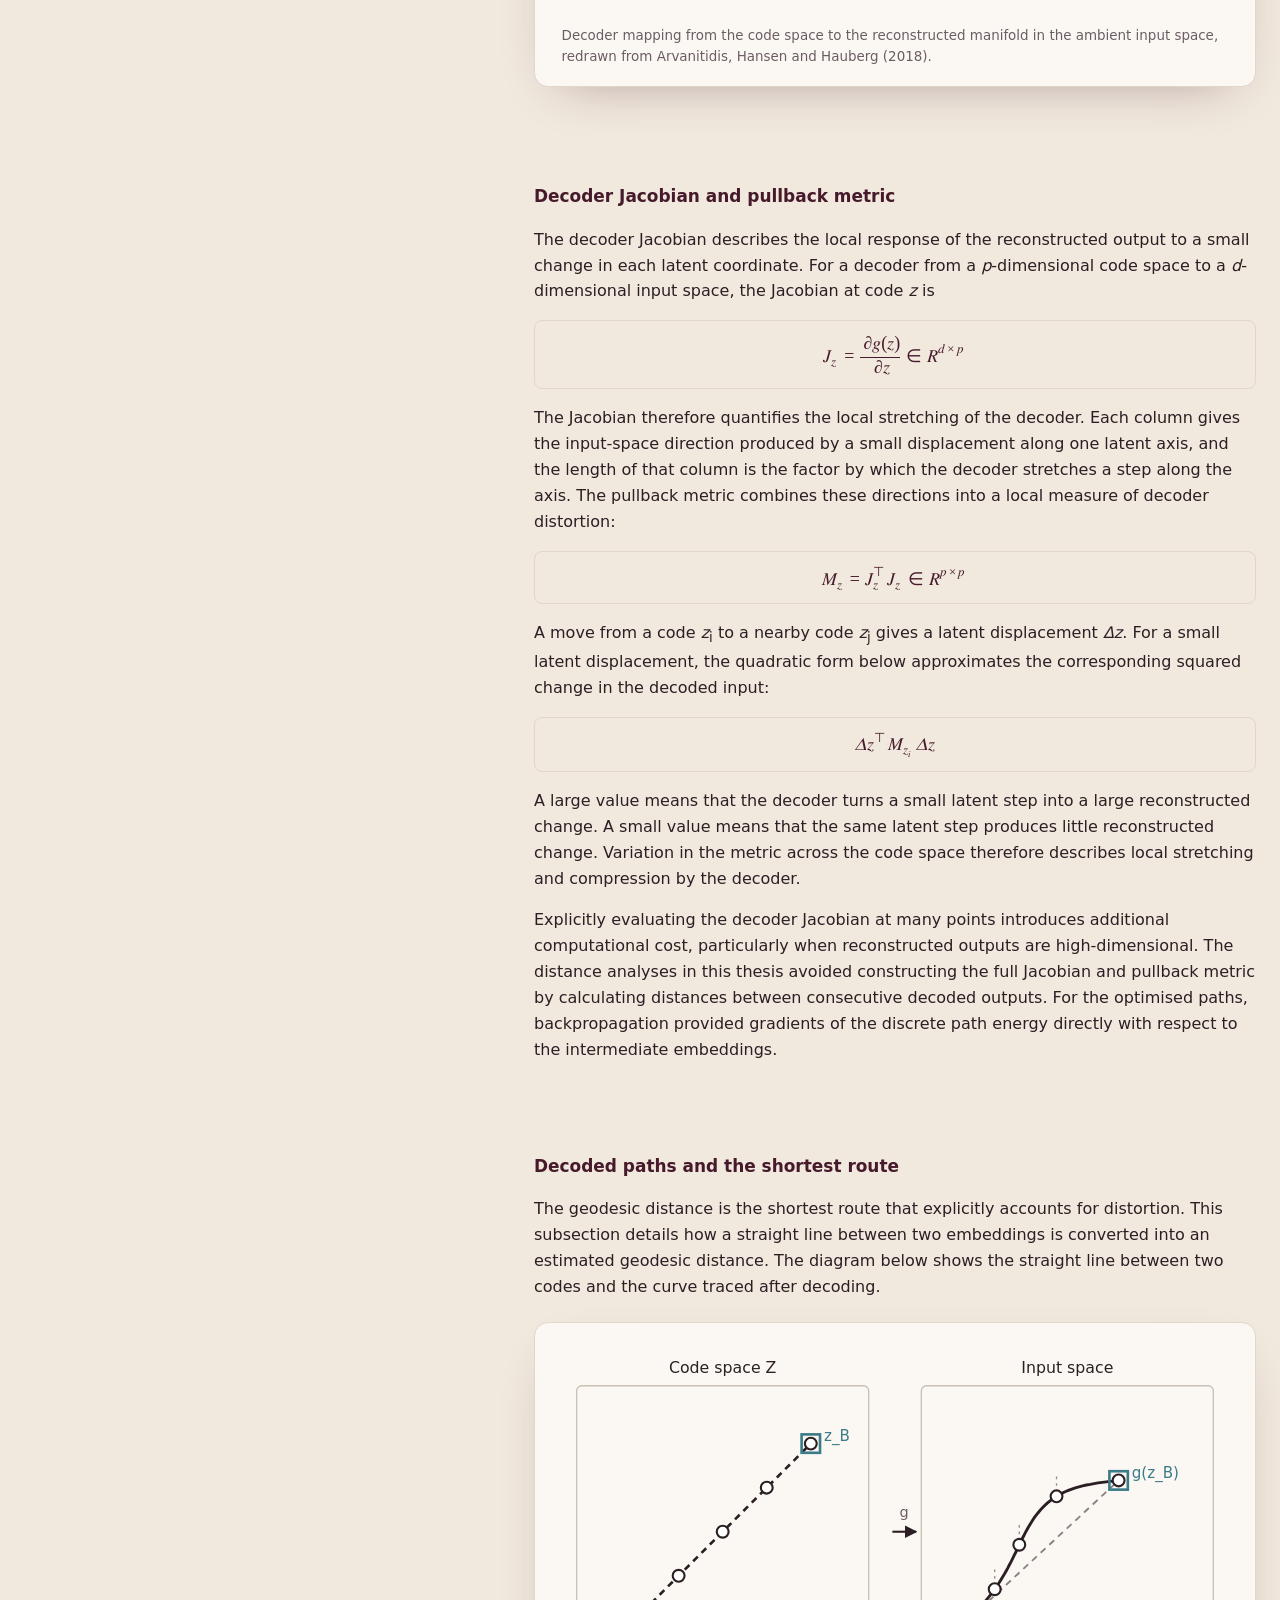
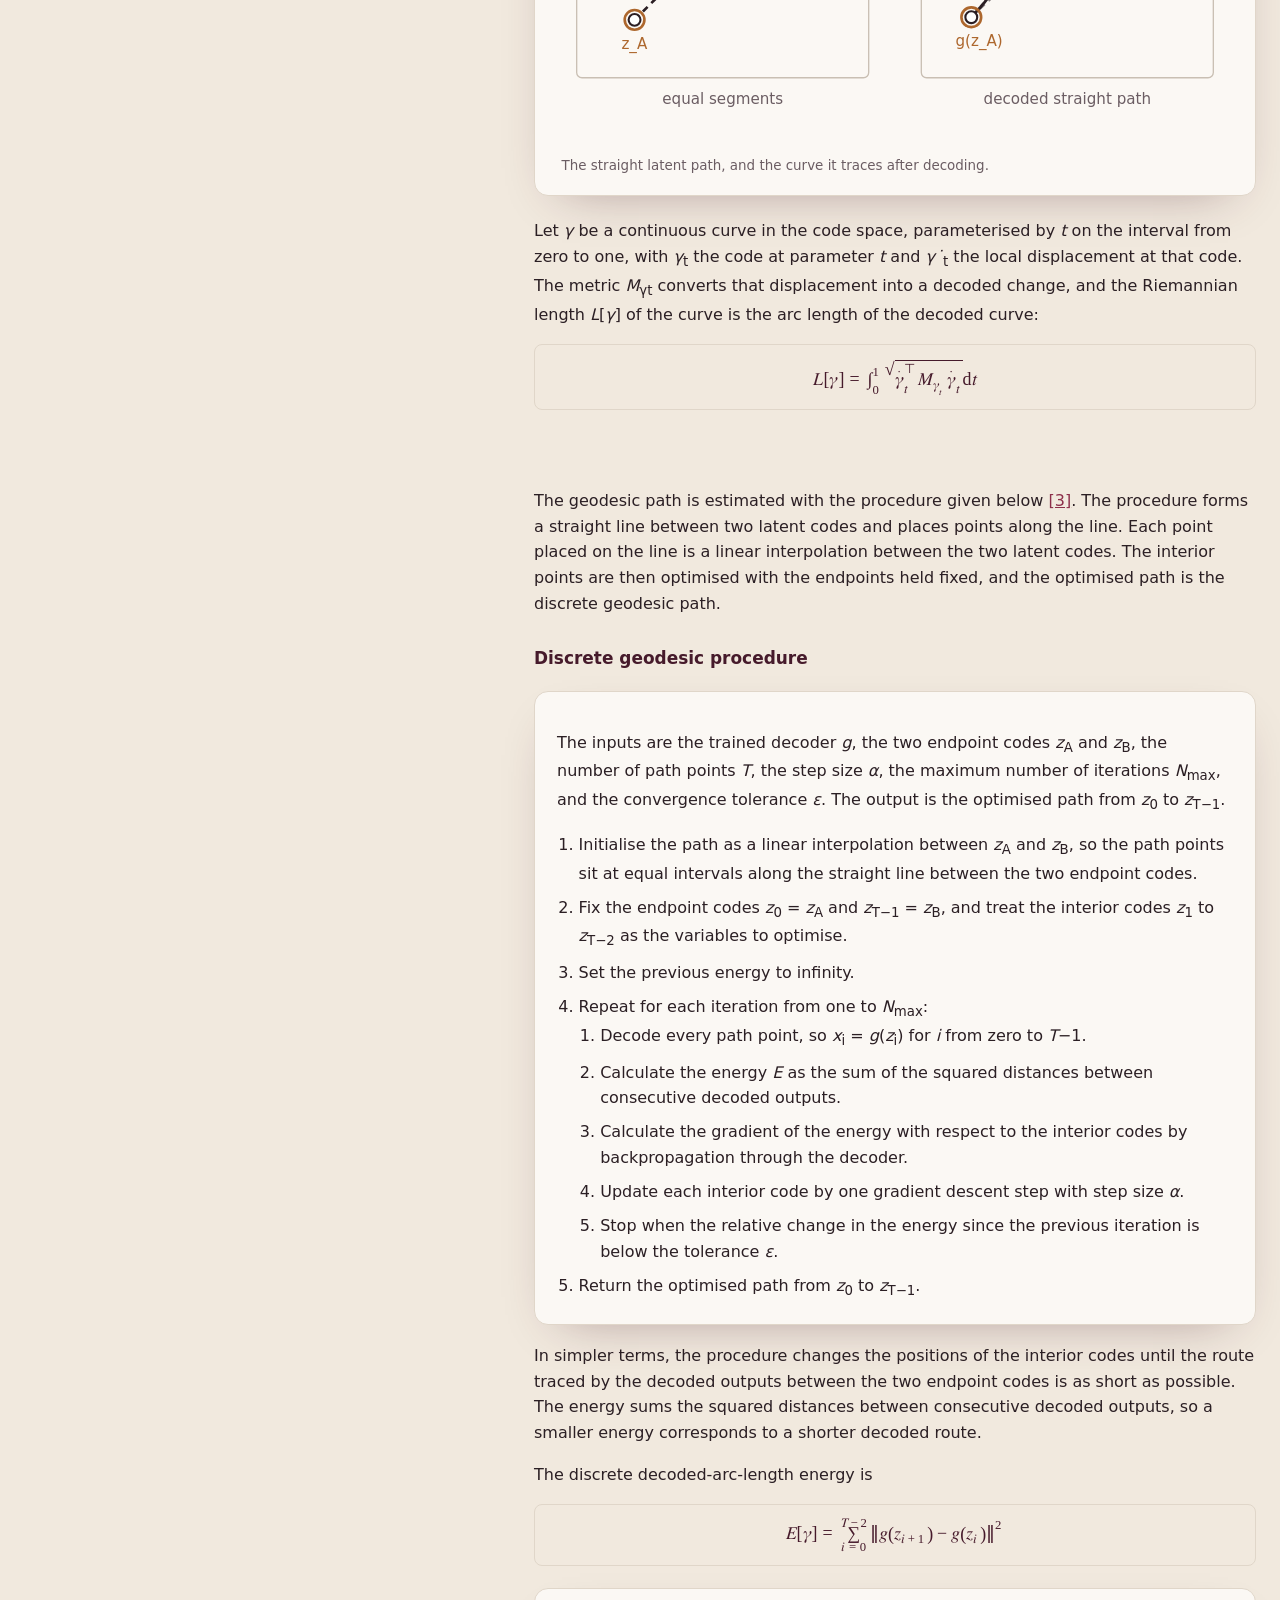
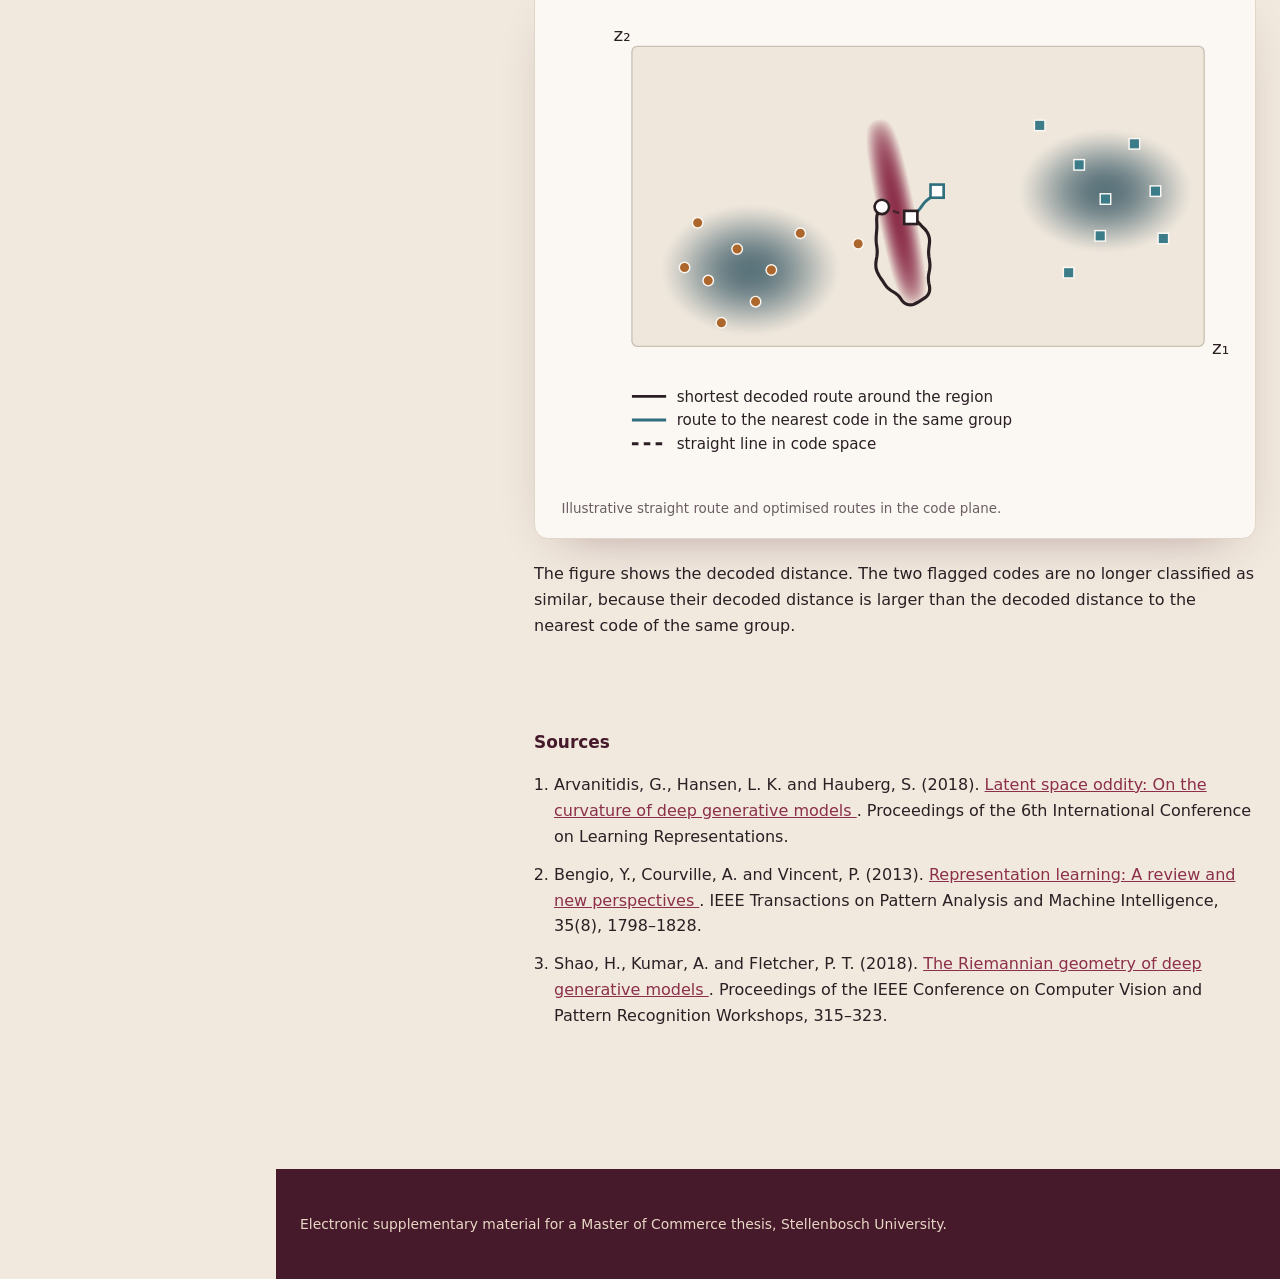
<file: geometry.html>
<!doctype html><html lang="en-GB"><head><meta charset="utf-8"><title>Autoencoder geometry has moved</title><meta name="robots" content="noindex, nofollow, noarchive"><script>const anchor=location.hash.slice(1);location.replace('ml-neural-networks.html#'+(anchor?'geometry-'+anchor:'geometry'));</script></head><body><p>This material is now part of <a href="ml-neural-networks.html#geometry">Autoencoders and embedding geometry</a>.</p></body></html>
</file>
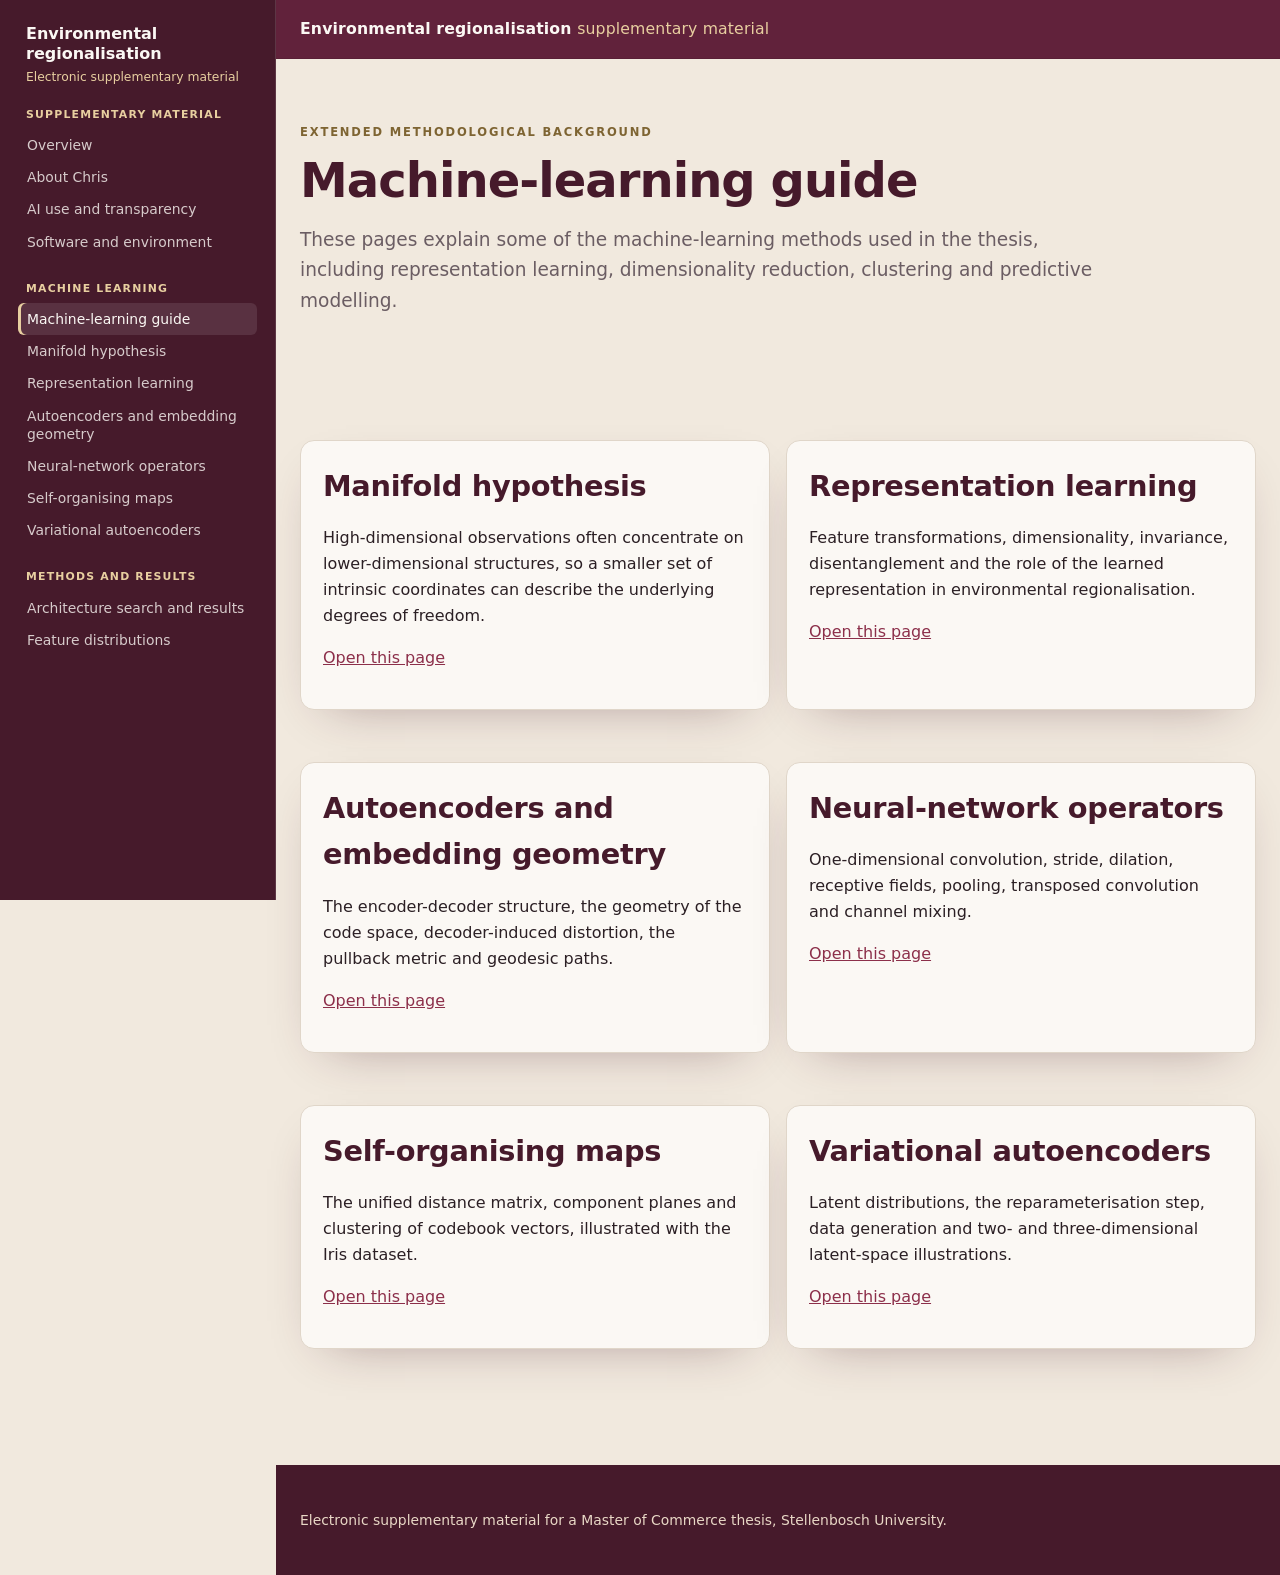
<file: machine-learning.html>
<!doctype html>
<html lang="en-GB">
<head>
<meta charset="utf-8">
<meta name="viewport" content="width=device-width, initial-scale=1">
<title>Machine-learning guide | Environmental regionalisation supplementary material</title>
<meta name="description" content="Extended machine-learning background supporting the environmental regionalisation thesis.">
<meta name="robots" content="noindex, nofollow, noarchive, nosnippet, noimageindex, notranslate">
<link rel="stylesheet" href="css/styles.css">
<script defer src="js/site-nav.js"></script>
</head>
<body data-page="machine-learning">
<header class="site-header"><div class="wrap"><a class="brand" href="index.html">Environmental regionalisation <span>supplementary material</span></a></div></header>
<main>
  <section class="hero">
    <div class="wrap">
      <p class="eyebrow">Extended methodological background</p>
      <h1>Machine-learning guide</h1>
      <p class="lede">These pages explain some of the machine-learning methods used in the thesis, including representation learning, dimensionality reduction, clustering and predictive modelling.</p>
    </div>
  </section>
  <section><div class="wrap">
    <div class="grid grid-2">
    <article class="card"><h2>Manifold hypothesis</h2><p>High-dimensional observations often concentrate on lower-dimensional structures, so a smaller set of intrinsic coordinates can describe the underlying degrees of freedom.</p><p><a href="manifold-hypothesis.html">Open this page</a></p></article>
    <article class="card"><h2>Representation learning</h2><p>Feature transformations, dimensionality, invariance, disentanglement and the role of the learned representation in environmental regionalisation.</p><p><a href="representation-learning.html">Open this page</a></p></article>
    <article class="card"><h2>Autoencoders and embedding geometry</h2><p>The encoder-decoder structure, the geometry of the code space, decoder-induced distortion, the pullback metric and geodesic paths.</p><p><a href="ml-neural-networks.html">Open this page</a></p></article>
    <article class="card"><h2>Neural-network operators</h2><p>One-dimensional convolution, stride, dilation, receptive fields, pooling, transposed convolution and channel mixing.</p><p><a href="convolutional-operators.html">Open this page</a></p></article>
    <article class="card"><h2>Self-organising maps</h2><p>The unified distance matrix, component planes and clustering of codebook vectors, illustrated with the Iris dataset.</p><p><a href="ml-som.html">Open this page</a></p></article>
    <article class="card"><h2>Variational autoencoders</h2><p>Latent distributions, the reparameterisation step, data generation and two- and three-dimensional latent-space illustrations.</p><p><a href="ml-vae.html">Open this page</a></p></article>
    </div>
  </div></section>
</main>
<footer class="site-footer"><div class="wrap"><p>Electronic supplementary material for a Master of Commerce thesis, Stellenbosch University.</p></div></footer>
</body>
</html>
</file>
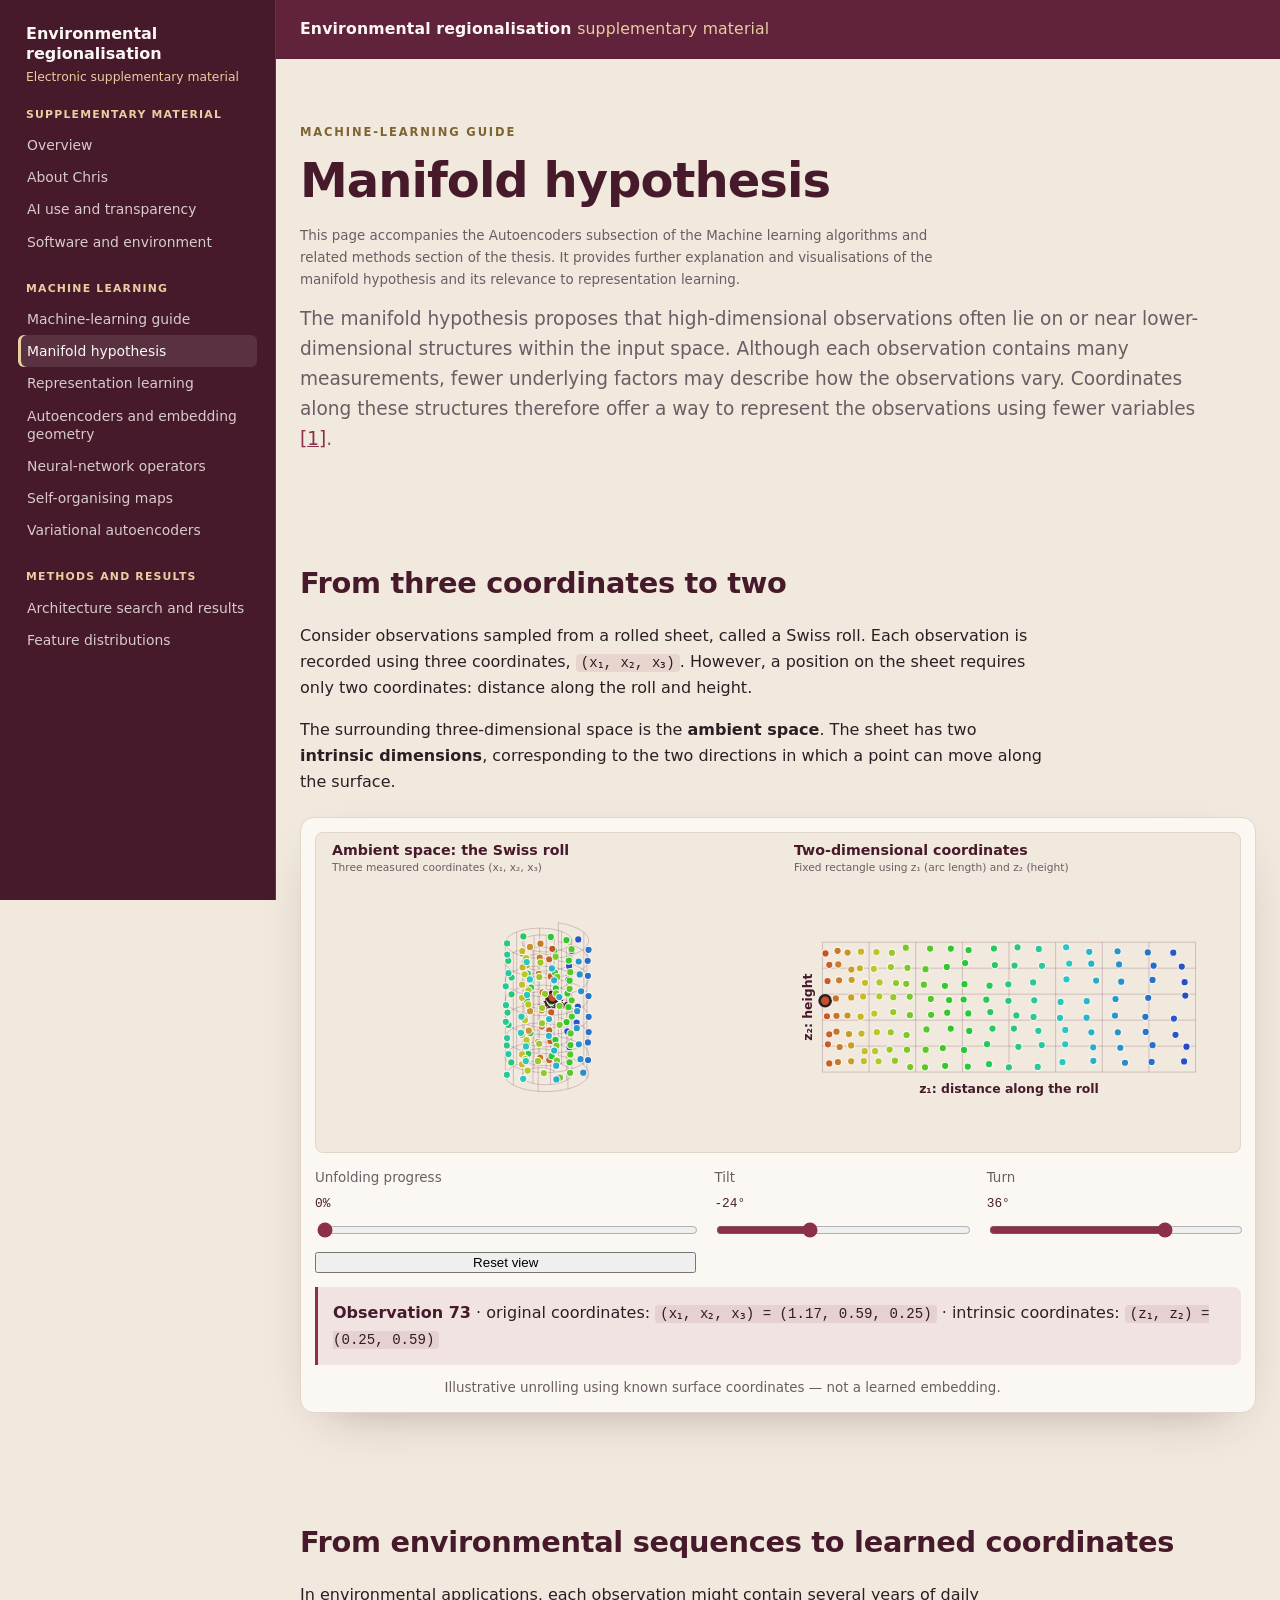
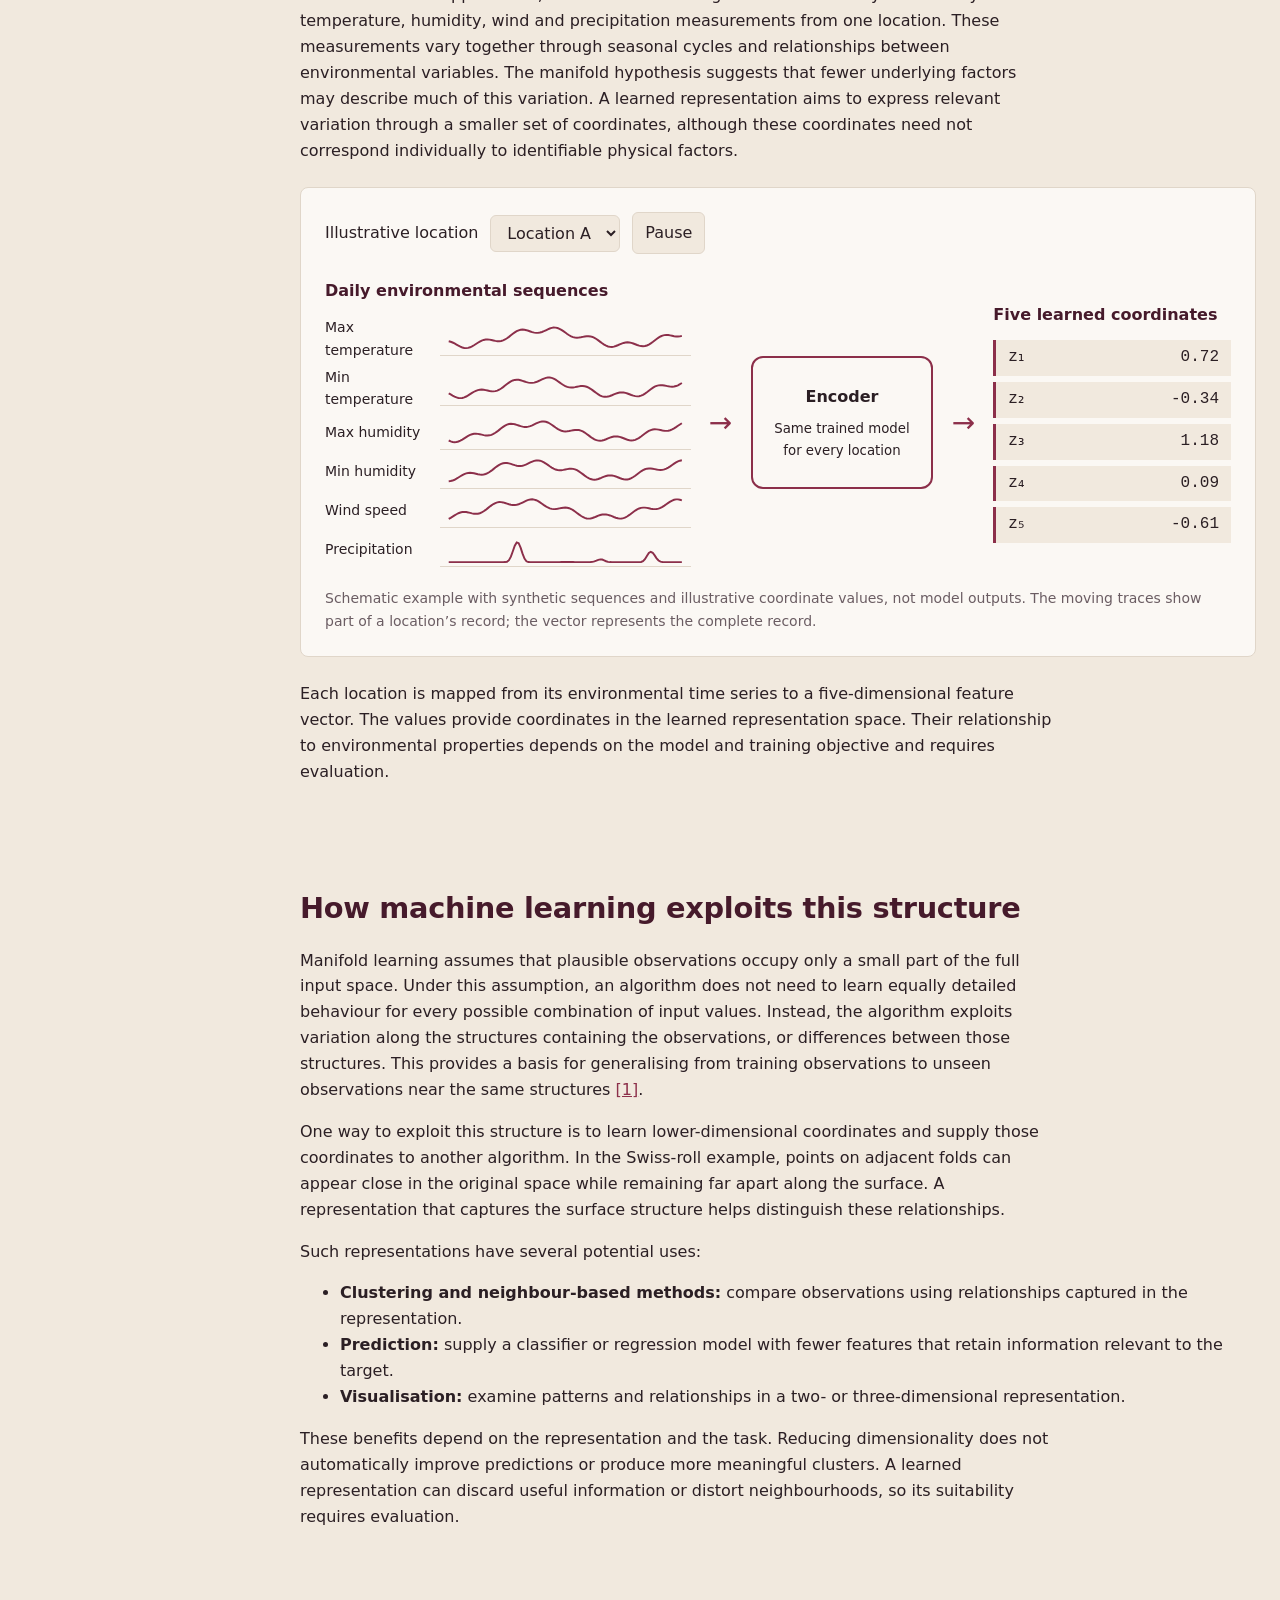
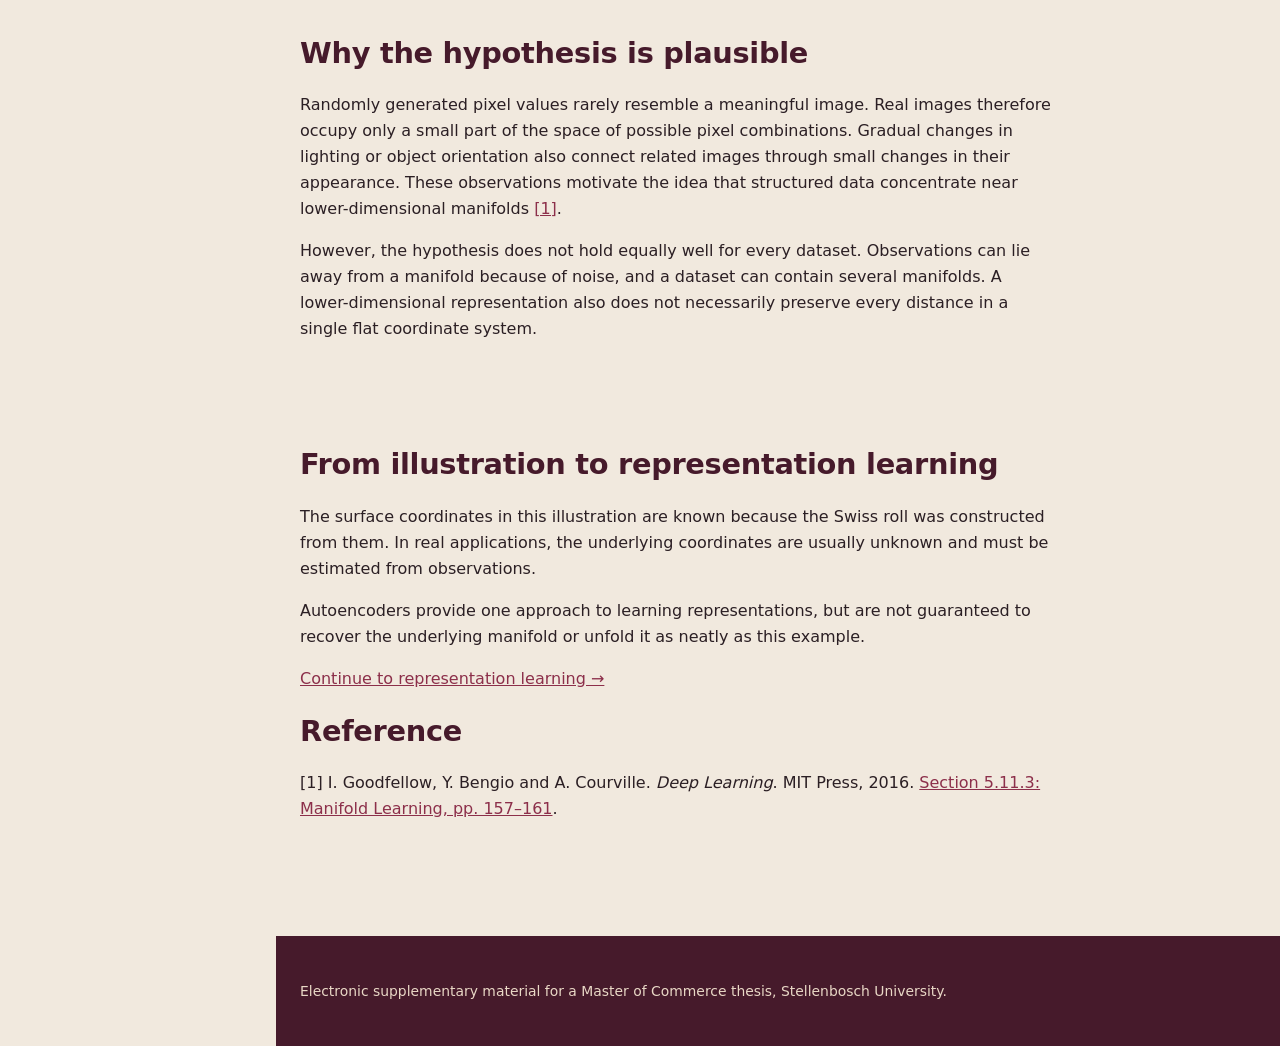
<file: manifold-hypothesis.html>
<!doctype html>
<html lang="en-GB">
<head>
<meta charset="utf-8">
<meta name="viewport" content="width=device-width, initial-scale=1">
<title>Manifold hypothesis | Environmental regionalisation supplementary material</title>
<meta name="description" content="An interactive introduction to the manifold hypothesis and intrinsic coordinates.">
<meta name="robots" content="noindex, nofollow, noarchive, nosnippet, noimageindex, notranslate">
<link rel="stylesheet" href="css/styles.css">
<link rel="stylesheet" href="css/manifold.css">
<script defer src="js/site-nav.js"></script>
<script defer src="js/manifold.js"></script>
<link rel="stylesheet" href="css/environment-encoding.css">
<script defer src="js/environment-encoding.js"></script>
</head>
<body data-page="manifold-hypothesis">
<header class="site-header"><div class="wrap"><a class="brand" href="index.html">Environmental regionalisation <span>supplementary material</span></a></div></header>
<main>
<section class="hero"><div class="wrap">
<p class="eyebrow">Machine-learning guide</p>
<h1>Manifold hypothesis</h1>
<p class="fig-note">This page accompanies the Autoencoders subsection of the Machine learning algorithms and related methods section of the thesis. It provides further explanation and visualisations of the manifold hypothesis and its relevance to representation learning.</p>
<p class="lede manifold-intro">The manifold hypothesis proposes that high-dimensional observations often lie on or near lower-dimensional structures within the input space. Although each observation contains many measurements, fewer underlying factors may describe how the observations vary. Coordinates along these structures therefore offer a way to represent the observations using fewer variables <a href="#reference-1" aria-label="Reference 1">[1]</a>.</p>
</div></section>
<section><div class="wrap">
<h2>From three coordinates to two</h2>
<p>Consider observations sampled from a rolled sheet, called a Swiss roll. Each observation is recorded using three coordinates, <code>(x₁, x₂, x₃)</code>. However, a position on the sheet requires only two coordinates: distance along the roll and height.</p>
<p>The surrounding three-dimensional space is the <strong>ambient space</strong>. The sheet has two <strong>intrinsic dimensions</strong>, corresponding to the two directions in which a point can move along the surface.</p>
<figure class="figure-panel manifold-figure" aria-labelledby="manifold-caption"><div class="manifold-stage"><div class="manifold-panels"><svg id="manifold-roll" viewBox="0 0 520 360" role="img" aria-labelledby="manifold-roll-title manifold-roll-desc"></svg><svg id="manifold-sheet" viewBox="0 0 520 360" role="img" aria-labelledby="manifold-sheet-title manifold-sheet-desc"></svg></div></div><div class="manifold-controls" aria-label="Visual controls"><label class="manifold-control" for="unfold">Unfolding progress <output id="unfold-value" for="unfold">0%</output><input id="unfold" type="range" min="0" max="1" step="0.01" value="0" aria-label="Unfold from the original roll to the flat sheet"></label><label class="manifold-control" for="rotate-x">Tilt <output id="rotate-x-value" for="rotate-x">-24°</output><input id="rotate-x" type="range" min="-1.5" max="1.5" step="0.01" value="-.42" aria-label="Tilt the three-dimensional view"></label><label class="manifold-control" for="rotate-y">Turn <output id="rotate-y-value" for="rotate-y">36°</output><input id="rotate-y" type="range" min="-1.5" max="1.5" step="0.01" value=".62" aria-label="Turn the three-dimensional view"></label><button id="reset-view" type="button">Reset view</button></div><div class="point-readout" id="point-readout" aria-live="polite"></div><figcaption class="manifold-caption" id="manifold-caption">Illustrative unrolling using known surface coordinates — not a learned embedding.</figcaption></figure>

</div></section>
<section id="environmental-coordinates"><div class="wrap">
<h2>From environmental sequences to learned coordinates</h2>
<p>In environmental applications, each observation might contain several years of daily temperature, humidity, wind and precipitation measurements from one location. These measurements vary together through seasonal cycles and relationships between environmental variables. The manifold hypothesis suggests that fewer underlying factors may describe much of this variation. A learned representation aims to express relevant variation through a smaller set of coordinates, although these coordinates need not correspond individually to identifiable physical factors.</p>
<figure class="encoding-demo" id="environment-encoding">
<div class="encoding-toolbar"><label for="encoding-location">Illustrative location</label><select id="encoding-location"><option value="0">Location A</option><option value="1">Location B</option><option value="2">Location C</option></select><button id="encoding-toggle" type="button">Pause</button></div>
<div class="encoding-flow">
<div><h3>Daily environmental sequences</h3><div class="encoding-series" id="encoding-series"></div></div>
<div class="encoding-arrow" aria-hidden="true">→</div>
<div class="encoding-model"><strong>Encoder</strong><small>Same trained model<br>for every location</small></div>
<div class="encoding-arrow" aria-hidden="true">→</div>
<div><h3>Five learned coordinates</h3><div class="encoding-vector" id="encoding-vector" role="group" aria-label="Illustrative feature vector"></div></div>
</div>
<figcaption>Schematic example with synthetic sequences and illustrative coordinate values, not model outputs. The moving traces show part of a location’s record; the vector represents the complete record.</figcaption>
</figure>
<p>Each location is mapped from its environmental time series to a five-dimensional feature vector. The values provide coordinates in the learned representation space. Their relationship to environmental properties depends on the model and training objective and requires evaluation.</p>
</div></section>
<section id="machine-learning"><div class="wrap">
<h2>How machine learning exploits this structure</h2>
<p>Manifold learning assumes that plausible observations occupy only a small part of the full input space. Under this assumption, an algorithm does not need to learn equally detailed behaviour for every possible combination of input values. Instead, the algorithm exploits variation along the structures containing the observations, or differences between those structures. This provides a basis for generalising from training observations to unseen observations near the same structures <a href="#reference-1" aria-label="Reference 1">[1]</a>.</p>
<p>One way to exploit this structure is to learn lower-dimensional coordinates and supply those coordinates to another algorithm. In the Swiss-roll example, points on adjacent folds can appear close in the original space while remaining far apart along the surface. A representation that captures the surface structure helps distinguish these relationships.</p>
<p>Such representations have several potential uses:</p>
<ul>
<li><strong>Clustering and neighbour-based methods:</strong> compare observations using relationships captured in the representation.</li>
<li><strong>Prediction:</strong> supply a classifier or regression model with fewer features that retain information relevant to the target.</li>
<li><strong>Visualisation:</strong> examine patterns and relationships in a two- or three-dimensional representation.</li>
</ul>
<p>These benefits depend on the representation and the task. Reducing dimensionality does not automatically improve predictions or produce more meaningful clusters. A learned representation can discard useful information or distort neighbourhoods, so its suitability requires evaluation.</p>
</div></section>
<section><div class="wrap">
<h2>Why the hypothesis is plausible</h2>
<p>Randomly generated pixel values rarely resemble a meaningful image. Real images therefore occupy only a small part of the space of possible pixel combinations. Gradual changes in lighting or object orientation also connect related images through small changes in their appearance. These observations motivate the idea that structured data concentrate near lower-dimensional manifolds <a href="#reference-1" aria-label="Reference 1">[1]</a>.</p>
<p>However, the hypothesis does not hold equally well for every dataset. Observations can lie away from a manifold because of noise, and a dataset can contain several manifolds. A lower-dimensional representation also does not necessarily preserve every distance in a single flat coordinate system.</p>
</div></section>
<section><div class="wrap">
<h2>From illustration to representation learning</h2>
<p>The surface coordinates in this illustration are known because the Swiss roll was constructed from them. In real applications, the underlying coordinates are usually unknown and must be estimated from observations.</p>
<p>Autoencoders provide one approach to learning representations, but are not guaranteed to recover the underlying manifold or unfold it as neatly as this example.</p>
<p><a href="representation-learning.html">Continue to representation learning →</a></p>
<h2>Reference</h2>
<p id="reference-1">[1] I. Goodfellow, Y. Bengio and A. Courville. <em>Deep Learning</em>. MIT Press, 2016. <a href="https://www.deeplearningbook.org/contents/ml.html">Section 5.11.3: Manifold Learning, pp. 157–161</a>.</p>
</div></section>
</main>
<footer class="site-footer"><div class="wrap"><p>Electronic supplementary material for a Master of Commerce thesis, Stellenbosch University.</p></div></footer>
</body>
</html>
</file>
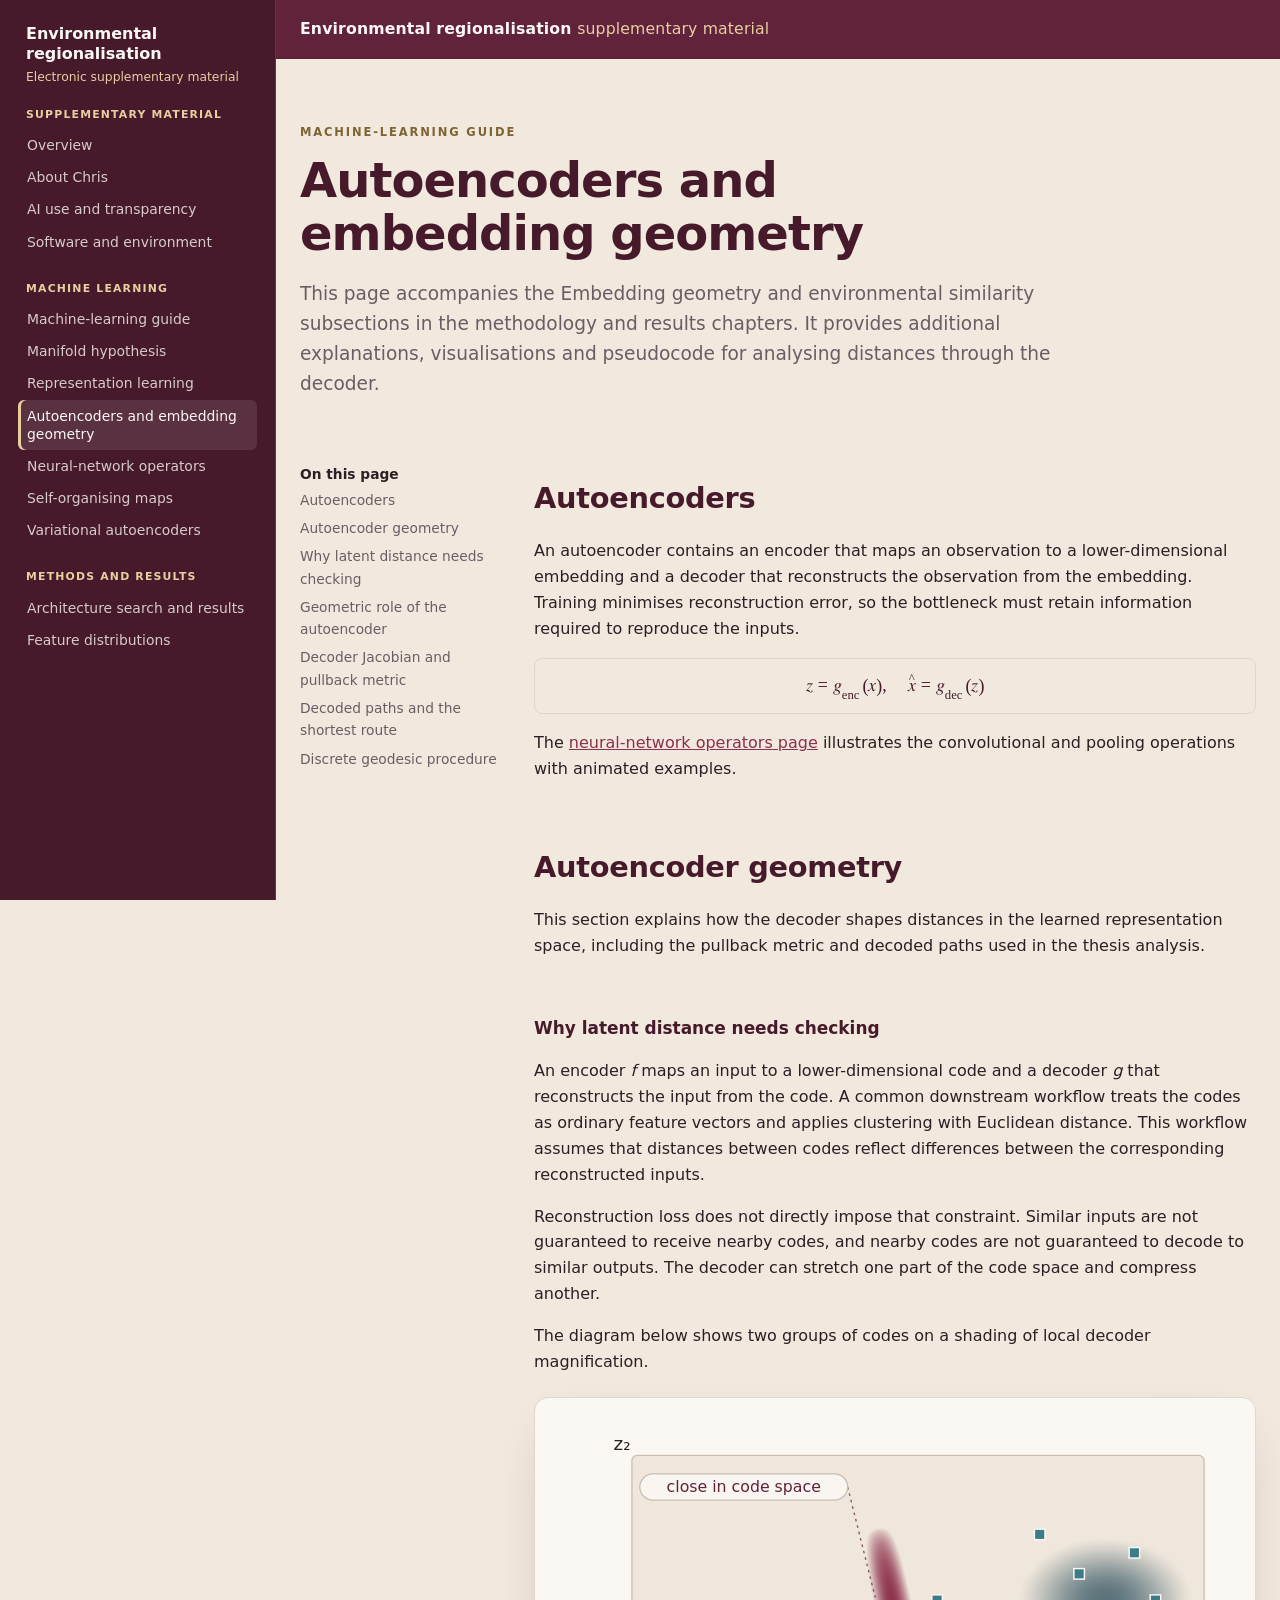
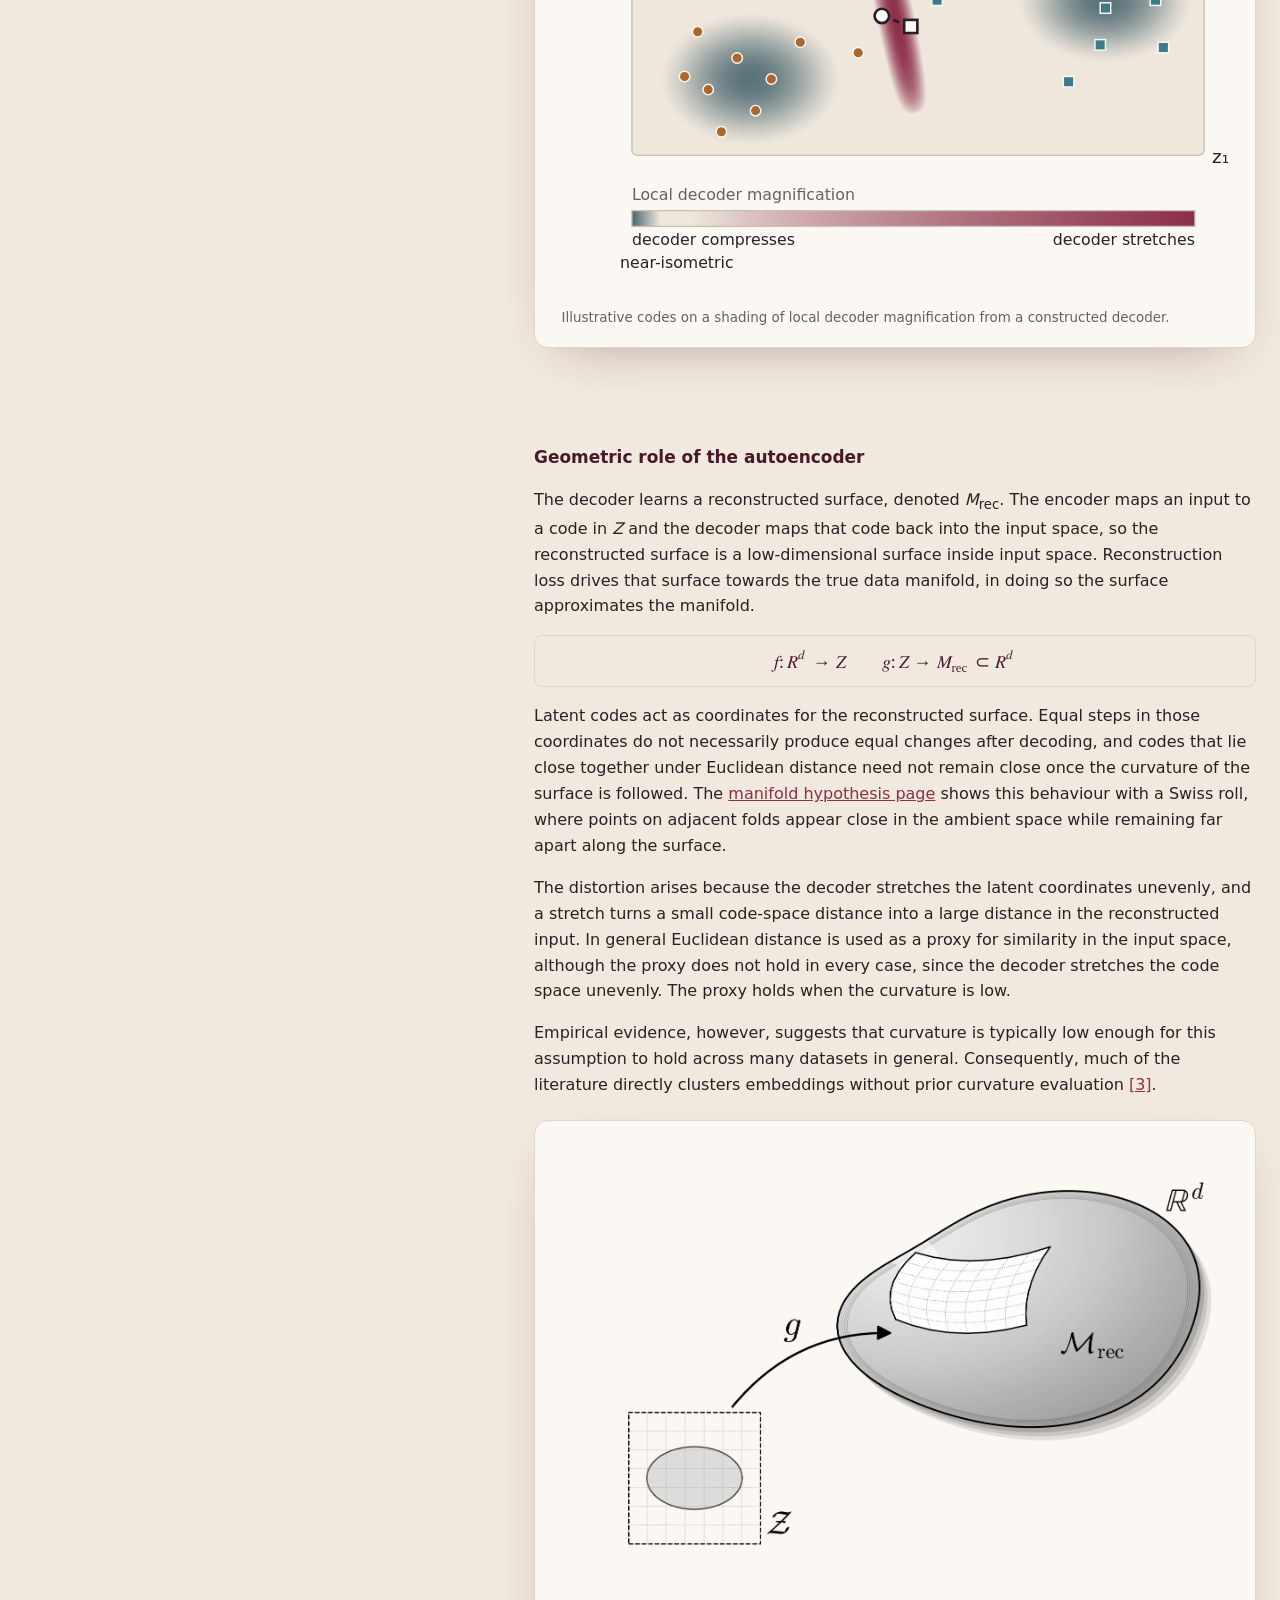
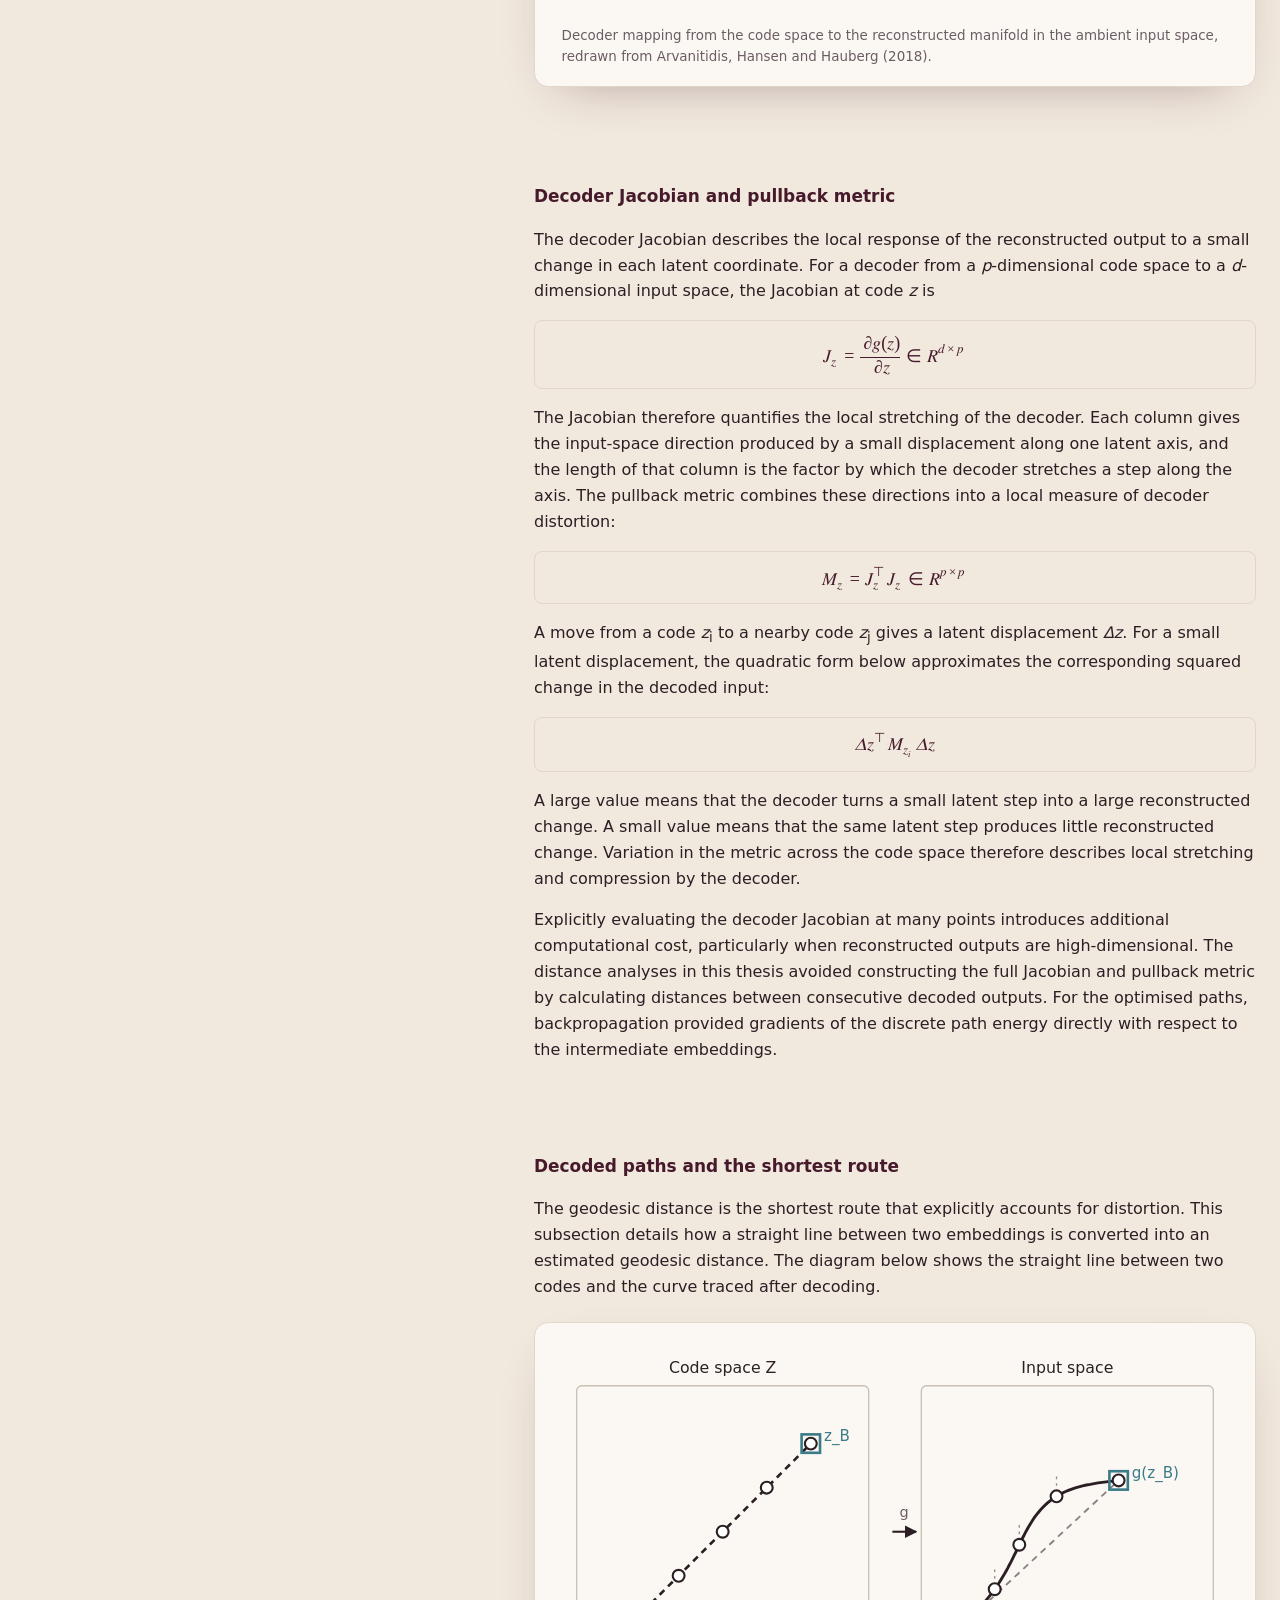
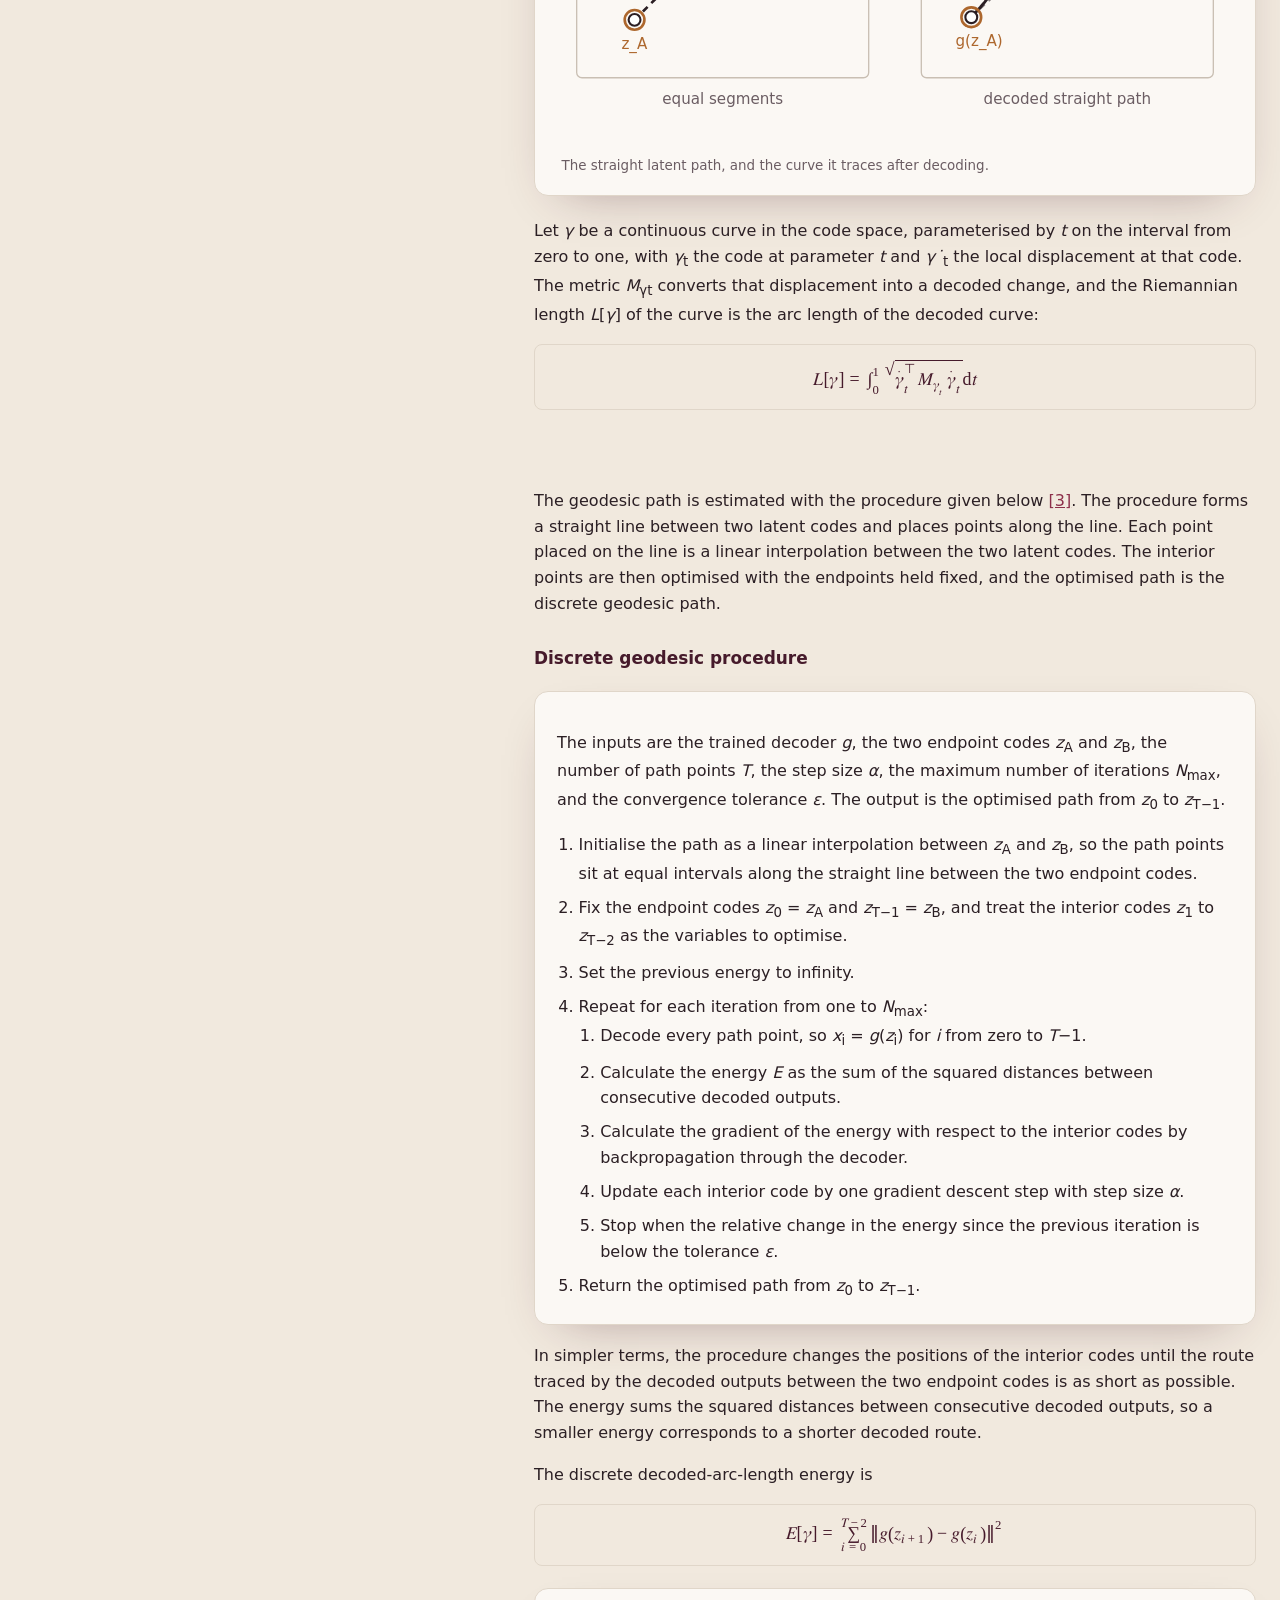
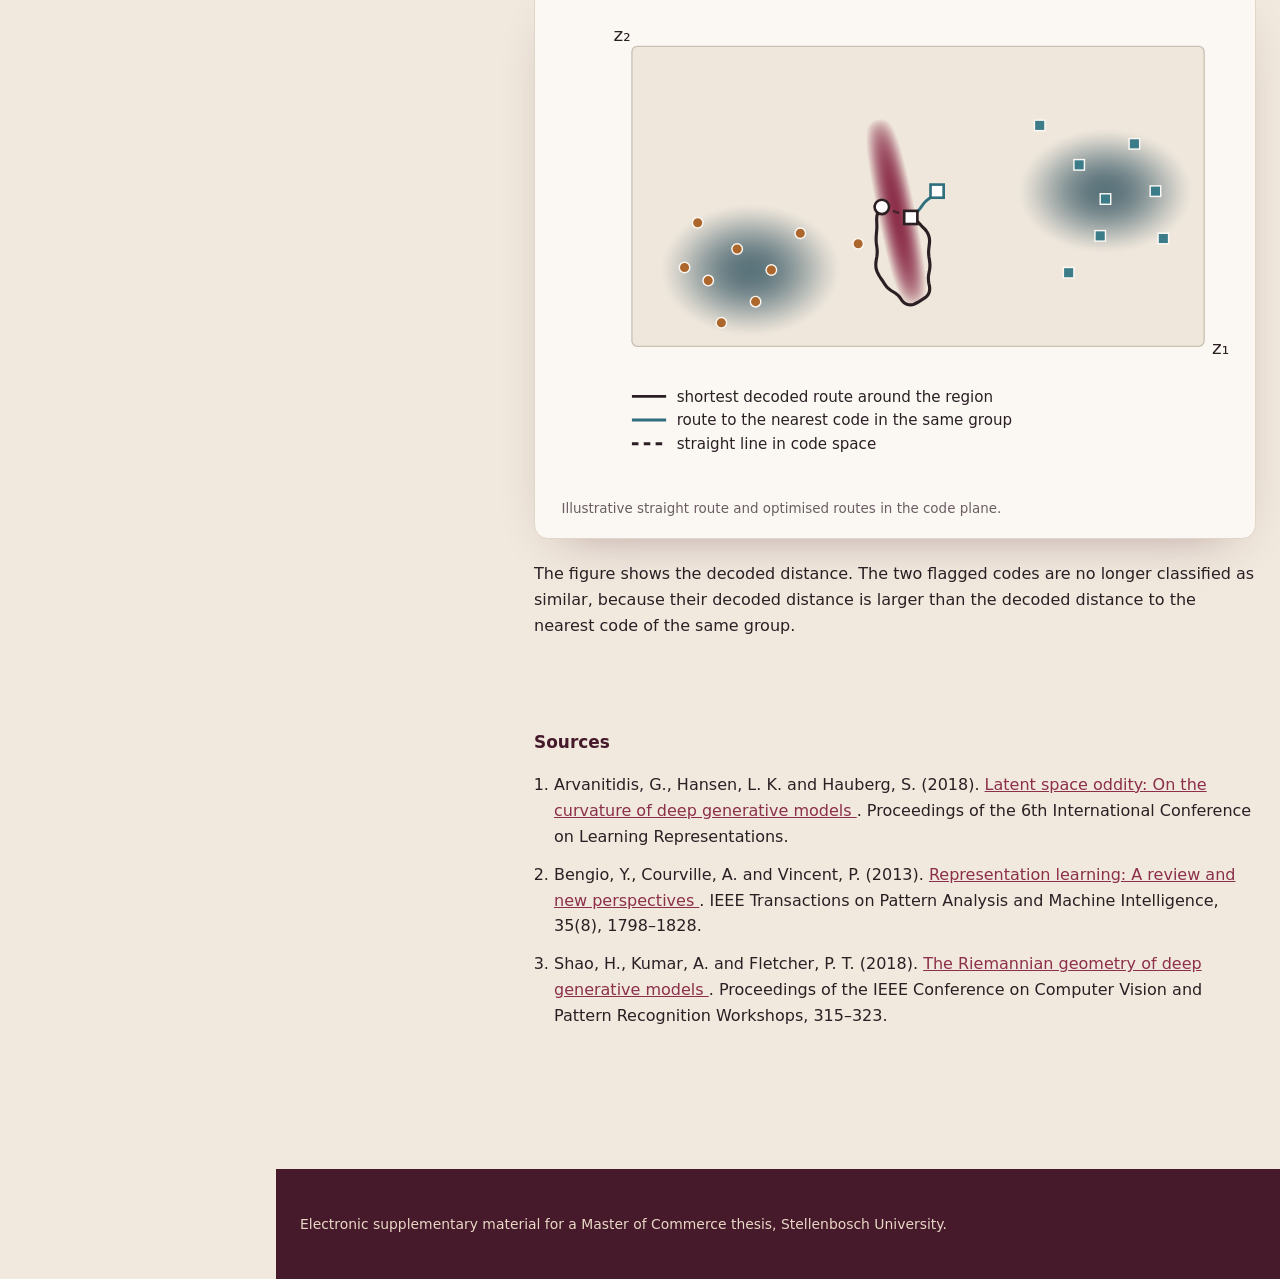
<file: ml-neural-networks.html>
<!doctype html>
<html lang="en-GB">
<head>
<meta charset="utf-8">
<meta name="viewport" content="width=device-width, initial-scale=1">
<title>Autoencoders and embedding geometry | Environmental regionalisation supplementary material</title>
<meta name="description" content="Extended explanations of autoencoders, the geometry of the embedding space, and why Euclidean distance between codes does not always indicate similarity.">
<meta name="robots" content="noindex, nofollow, noarchive, nosnippet, noimageindex, notranslate">
<link rel="stylesheet" href="css/styles.css">
<script defer src="js/site-nav.js"></script>
</head>
<body data-page="neural-networks">
<header class="site-header"><div class="wrap"><a class="brand" href="index.html">Environmental regionalisation <span>supplementary material</span></a></div></header>
<main>
<section class="hero"><div class="wrap"><p class="eyebrow">Machine-learning guide</p><h1>Autoencoders and embedding geometry</h1><p class="lede">This page accompanies the Embedding geometry and environmental similarity subsections in the methodology and results chapters. It provides additional explanations, visualisations and pseudocode for analysing distances through the decoder.</p></div></section>
  <div class="wrap layout">
    <aside class="toc" aria-label="Page contents"><strong>On this page</strong><a href="#autoencoder">Autoencoders</a><a href="#geometry">Autoencoder geometry</a><a href="#geometry-distance-question">Why latent distance needs checking</a><a href="#geometry-autoencoder-geometry">Geometric role of the autoencoder</a><a href="#geometry-pullback-metric">Decoder Jacobian and pullback metric</a><a href="#geometry-paths">Decoded paths and the shortest route</a><a href="#geometry-geodesics">Discrete geodesic procedure</a></aside>
    <div class="longform">
      
      
      
      
      <section id="autoencoder"><h2>Autoencoders</h2><p>An autoencoder contains an encoder that maps an observation to a lower-dimensional embedding and a decoder that reconstructs the observation from the embedding. Training minimises reconstruction error, so the bottleneck must retain information required to reproduce the inputs.</p><div class="eq"><math display="block"><mi mathvariant="bold">z</mi><mo>=</mo><msub><mi>g</mi><mtext>enc</mtext></msub><mo>(</mo><mi mathvariant="bold">x</mi><mo>)</mo><mo>,</mo><mspace width="1em"/><mover><mi mathvariant="bold">x</mi><mo>^</mo></mover><mo>=</mo><msub><mi>g</mi><mtext>dec</mtext></msub><mo>(</mo><mi mathvariant="bold">z</mi><mo>)</mo></math></div><p>The <a href="convolutional-operators.html">neural-network operators page</a> illustrates the convolutional and pooling operations with animated examples.</p></section>
<section id="geometry"><h2>Autoencoder geometry</h2><p>This section explains how the decoder shapes distances in the learned representation space, including the pullback metric and decoded paths used in the thesis analysis.</p>
    <section id="geometry-distance-question">
      <h3>Why latent distance needs checking</h3>
      <p>
        An encoder <var>f</var> maps an input to a
        lower-dimensional code and a decoder <var>g</var> that reconstructs the input from the
        code. A common downstream workflow treats the codes as ordinary feature vectors and
        applies clustering with Euclidean distance. This workflow assumes that distances between
        codes reflect differences between the corresponding reconstructed inputs.
      </p>
      <p>
        Reconstruction loss does not directly impose that constraint. Similar inputs are not
        guaranteed to receive nearby codes, and nearby codes are not guaranteed to decode to
        similar outputs. The decoder can stretch one part of the code space and compress another.
      </p>
      <p>
        The diagram below shows two groups of codes on a shading of local decoder
        magnification.
      </p>
                                                <figure class="figure-panel">
        <svg viewBox="0 0 520 358" role="img" aria-labelledby="decoder-combined-title decoder-combined-desc" font-family="'Inter','Segoe UI',system-ui,-apple-system,Roboto,Helvetica,Arial,sans-serif">
          <title id="decoder-combined-title">Local decoder magnification across the code plane</title>
          <desc id="decoder-combined-desc">Two groups of illustrative codes are drawn on a shading of local decoder magnification. The two codes joined by the dashed line are close together in the code plane, but the stretched band between them shows that the decoder expands small code differences into large differences in the reconstructed input. Two broad regions elsewhere are compressed.</desc>
  <defs>
    <clipPath id="decoder-field-clip"><rect x="60" y="30" width="435" height="228" rx="4"/></clipPath>
    <linearGradient id="decoder-legend-ramp" x1="0" y1="0" x2="1" y2="0"><stop offset="0%" stop-color="#4a6670"/><stop offset="5%" stop-color="#efe7dc"/><stop offset="10%" stop-color="#efe7dc"/><stop offset="15%" stop-color="#e6d7cf"/><stop offset="20%" stop-color="#ddc5c1"/><stop offset="25%" stop-color="#d5b7b6"/><stop offset="30%" stop-color="#cfabac"/><stop offset="35%" stop-color="#c9a0a3"/><stop offset="40%" stop-color="#c3959b"/><stop offset="45%" stop-color="#bd8b93"/><stop offset="50%" stop-color="#b8818b"/><stop offset="55%" stop-color="#b37884"/><stop offset="60%" stop-color="#ae6f7d"/><stop offset="65%" stop-color="#aa6676"/><stop offset="70%" stop-color="#a55e6f"/><stop offset="75%" stop-color="#a15669"/><stop offset="80%" stop-color="#9c4d62"/><stop offset="85%" stop-color="#98465c"/><stop offset="90%" stop-color="#943e56"/><stop offset="95%" stop-color="#903650"/><stop offset="100%" stop-color="#8c2f4a"/></linearGradient>
  </defs>
  <rect x="60" y="30" width="435" height="228" rx="4" fill="#efe7dc"/>
  <g clip-path="url(#decoder-field-clip)"><image x="60" y="30" width="435" height="228" preserveAspectRatio="none" href="[data-uri]"/></g>
  <rect x="60" y="30" width="435" height="228" rx="4" fill="none" stroke="#c9bfb3"/>
  <text x="501" y="264" font-size="14" fill="#2B1F24">z₁</text>
  <text x="46" y="26" font-size="14" fill="#2B1F24">z₂</text>
  <g><circle cx="118" cy="208" r="4" fill="#ad672d" stroke="#fbf8f4" stroke-width="1.1"/><circle cx="140" cy="184" r="4" fill="#ad672d" stroke="#fbf8f4" stroke-width="1.1"/><circle cx="110" cy="164" r="4" fill="#ad672d" stroke="#fbf8f4" stroke-width="1.1"/><circle cx="154" cy="224" r="4" fill="#ad672d" stroke="#fbf8f4" stroke-width="1.1"/><circle cx="128" cy="240" r="4" fill="#ad672d" stroke="#fbf8f4" stroke-width="1.1"/><circle cx="188" cy="172" r="4" fill="#ad672d" stroke="#fbf8f4" stroke-width="1.1"/><circle cx="100" cy="198" r="4" fill="#ad672d" stroke="#fbf8f4" stroke-width="1.1"/><circle cx="166" cy="200" r="4" fill="#ad672d" stroke="#fbf8f4" stroke-width="1.1"/><circle cx="232" cy="180" r="4" fill="#ad672d" stroke="#fbf8f4" stroke-width="1.1"/><circle cx="250" cy="152" r="4" fill="#ad672d" stroke="#fbf8f4" stroke-width="1.1"/><rect x="396" y="116" width="8" height="8" fill="#3c7c89" stroke="#fbf8f4" stroke-width="1.1"/><rect x="416" y="142" width="8" height="8" fill="#3c7c89" stroke="#fbf8f4" stroke-width="1.1"/><rect x="438" y="100" width="8" height="8" fill="#3c7c89" stroke="#fbf8f4" stroke-width="1.1"/><rect x="366" y="86" width="8" height="8" fill="#3c7c89" stroke="#fbf8f4" stroke-width="1.1"/><rect x="454" y="136" width="8" height="8" fill="#3c7c89" stroke="#fbf8f4" stroke-width="1.1"/><rect x="412" y="170" width="8" height="8" fill="#3c7c89" stroke="#fbf8f4" stroke-width="1.1"/><rect x="388" y="198" width="8" height="8" fill="#3c7c89" stroke="#fbf8f4" stroke-width="1.1"/><rect x="460" y="172" width="8" height="8" fill="#3c7c89" stroke="#fbf8f4" stroke-width="1.1"/><rect x="288" y="136" width="8" height="8" fill="#3c7c89" stroke="#fbf8f4" stroke-width="1.1"/><rect x="268" y="156" width="8" height="8" fill="#3c7c89" stroke="#fbf8f4" stroke-width="1.1"/></g>
  <line x1="250" y1="152" x2="272" y2="160" stroke="#2B1F24" stroke-width="2" stroke-dasharray="5 4"/><circle cx="250" cy="152" r="5.5" fill="#FFFFFF" stroke="#2B1F24" stroke-width="2"/><rect x="267" y="155" width="10" height="10" fill="#FFFFFF" stroke="#2B1F24" stroke-width="2"/>
  <line x1="224" y1="54" x2="245" y2="138" stroke="#61223b" stroke-width="1" stroke-dasharray="2 3" opacity="0.75"/>
  <rect x="66" y="44" width="158" height="20" rx="10" fill="#fbf8f4" fill-opacity="0.9" stroke="#c9bfb3"/>
  <text x="145" y="58" text-anchor="middle" font-size="12" fill="#61223b">close in code space</text>
  <text x="60" y="292" font-size="12" fill="#6B5D63">Local decoder magnification</text>
  <rect x="60" y="300" width="428" height="12" fill="url(#decoder-legend-ramp)" stroke="#c9bfb3"/>
  <text x="60" y="326" font-size="12" fill="#2B1F24">decoder compresses</text>
  <text x="488" y="326" text-anchor="end" font-size="12" fill="#2B1F24">decoder stretches</text>
  <text x="94.15" y="344" text-anchor="middle" font-size="12" fill="#2B1F24">near-isometric</text>
        </svg>
        <figcaption>
          Illustrative codes on a shading of local decoder magnification from a constructed decoder.
        </figcaption>
      </figure>
    </section>

    <section id="geometry-autoencoder-geometry">
      <h3>Geometric role of the autoencoder</h3>
      <p>The decoder learns a reconstructed surface, denoted <var>M</var><sub>rec</sub>. The encoder maps an input to a code in <var>Z</var> and the decoder maps that code back
        into the input space, so the reconstructed surface is a low-dimensional surface
        inside input space. Reconstruction loss drives that surface towards the true data
        manifold, in doing so the surface approximates the manifold.</p>
      <div class="eq">
        <math display="block" xmlns="http://www.w3.org/1998/Math/MathML">
          <mi>f</mi><mo>:</mo><msup><mi mathvariant="double-struck">R</mi><mi>d</mi></msup>
          <mo>&#x2192;</mo><mi mathvariant="script">Z</mi>
          <mspace width="2em"/>
          <mi>g</mi><mo>:</mo><mi mathvariant="script">Z</mi><mo>&#x2192;</mo>
          <msub><mi mathvariant="script">M</mi><mtext>rec</mtext></msub>
          <mo>&#x2282;</mo><msup><mi mathvariant="double-struck">R</mi><mi>d</mi></msup>
        </math>
      </div>
     
      <p>Latent codes act as coordinates for the reconstructed surface. Equal steps in those coordinates do not necessarily produce equal changes after decoding, and codes that lie close together under Euclidean distance need not remain close once the curvature of the surface is followed. The <a href="manifold-hypothesis.html">manifold hypothesis page</a> shows this behaviour with a Swiss roll, where points on adjacent folds appear close in the ambient space while remaining far apart along the surface.</p>
      <p>
        The distortion arises because the decoder stretches the latent coordinates unevenly, and a stretch turns a small
        code-space distance into a large distance in the reconstructed input. In general Euclidean distance is used as a proxy for similarity in the input space, although the proxy does not hold in every case, since the decoder stretches the code space unevenly. The proxy holds when the curvature is low.
      </p>
      <p>
        Empirical evidence, however, suggests that curvature is typically low enough for this assumption to hold across many datasets in general. Consequently, much of the literature directly clusters embeddings without prior curvature evaluation
        <a href="#reference-3" aria-label="Reference 3">[3]</a>.

      </p>
      <figure class="figure-panel">
        <img src="images/geometry/decoder-manifold.png"
             alt="Decoder mapping a low-dimensional code space to a curved reconstructed manifold in input space">
        <figcaption>
          Decoder mapping from the code space to the reconstructed manifold in the ambient input
          space, redrawn from Arvanitidis, Hansen and Hauberg (2018).
        </figcaption>
      </figure>
    </section>

    <section id="geometry-pullback-metric">
      <h3>Decoder Jacobian and pullback metric</h3>
      <p>
        The decoder Jacobian describes the local response of the reconstructed output to a small
        change in each latent coordinate. For a decoder from a <var>p</var>-dimensional code space
        to a <var>d</var>-dimensional input space, the Jacobian at code <var>z</var> is
      </p>
      <div class="eq">
        <math display="block" xmlns="http://www.w3.org/1998/Math/MathML">
          <msub><mi mathvariant="bold">J</mi><mi>z</mi></msub><mo>=</mo>
          <mfrac><mrow><mo>&#x2202;</mo><mi>g</mi><mo>(</mo><mi mathvariant="bold">z</mi><mo>)</mo></mrow>
                 <mrow><mo>&#x2202;</mo><mi mathvariant="bold">z</mi></mrow></mfrac>
          <mo>&#x2208;</mo><msup><mi mathvariant="double-struck">R</mi>
            <mrow><mi>d</mi><mo>&#x00D7;</mo><mi>p</mi></mrow></msup>
        </math>
      </div>
      <p>
        The Jacobian therefore quantifies the local stretching of the decoder. Each column gives the
        input-space direction produced by a small displacement along one latent axis, and the length
        of that column is the factor by which the decoder stretches a step along the axis. The
        pullback metric combines these directions into a local measure of decoder distortion:
      </p>
      <div class="eq">
        <math display="block" xmlns="http://www.w3.org/1998/Math/MathML">
          <msub><mi mathvariant="bold">M</mi><mi>z</mi></msub><mo>=</mo>
          <msubsup><mi mathvariant="bold">J</mi><mi>z</mi><mo>&#x22A4;</mo></msubsup>
          <msub><mi mathvariant="bold">J</mi><mi>z</mi></msub>
          <mo>&#x2208;</mo><msup><mi mathvariant="double-struck">R</mi>
            <mrow><mi>p</mi><mo>&#x00D7;</mo><mi>p</mi></mrow></msup>
        </math>
      </div>
      <p>
        A move from a code <var>z</var><sub>i</sub> to a nearby code <var>z</var><sub>j</sub> gives a latent displacement <var>&#x394;</var><var>z</var>. For a small latent displacement, the quadratic form below approximates the corresponding
        squared change in the decoded input:
      </p>
      <div class="eq">
        <math display="block" xmlns="http://www.w3.org/1998/Math/MathML">
          <mi>&#x394;</mi><msup><mi mathvariant="bold">z</mi><mo>&#x22A4;</mo></msup>
          <msub><mi mathvariant="bold">M</mi><msub><mi mathvariant="bold">z</mi><mi>i</mi></msub></msub>
          <mi>&#x394;</mi><mi mathvariant="bold">z</mi>
        </math>
      </div>
      <p>
        A large value means that the decoder turns a small latent step into a large reconstructed
        change. A small value means that the same latent step produces little reconstructed change.
        Variation in the metric across the code space therefore describes local stretching and
        compression by the decoder.
      </p>
      <p>
        Explicitly evaluating the decoder Jacobian at many points introduces additional computational cost, particularly when reconstructed outputs are high-dimensional. The distance analyses in this thesis avoided constructing the full Jacobian and pullback metric by calculating distances between consecutive decoded outputs. For the optimised paths, backpropagation provided gradients of the discrete path energy directly with respect to the intermediate embeddings.
      </p>
    </section>

      <section id="geometry-paths">
      <h3>Decoded paths and the shortest route</h3>
      <p>
        The geodesic distance is the shortest route that explicitly accounts for distortion. This subsection details how a straight line between two embeddings is converted into an estimated geodesic distance. The diagram below shows the straight line between two codes and the curve traced after decoding.
      </p>
      <figure class="figure-panel">
        <svg viewBox="0 0 520 300" role="img" aria-labelledby="decoded-path-title decoded-path-desc" font-family="'Inter','Segoe UI',system-ui,-apple-system,Roboto,Helvetica,Arial,sans-serif">
          <title id="decoded-path-title">A straight latent path and the decoded curve it traces</title>
          <desc id="decoded-path-desc">Two panels. The left panel shows the code plane with a straight line between two latent codes divided into equal segments. The right panel shows the input space with the decoded image of the same path drawn as a curve, where equal latent segments become unequal decoded steps and the straight chord falls short of the curve.</desc>
  <defs>
    <marker id="path-arrow" viewBox="0 0 10 10" refX="9" refY="5" markerWidth="6" markerHeight="6" orient="auto">
      <path d="M 0 0 L 10 5 L 0 10 z" fill="#2B1F24"/>
    </marker>
  </defs>
  <rect x="18" y="34" width="222" height="222" rx="4" fill="#fbf8f4" stroke="#c9bfb3"/>
  <rect x="280" y="34" width="222" height="222" rx="4" fill="#fbf8f4" stroke="#c9bfb3"/>
  <text x="129" y="24" text-anchor="middle" font-size="12" fill="#2B1F24">Code space Z</text>
  <text x="391" y="24" text-anchor="middle" font-size="12" fill="#2B1F24">Input space</text>
  <line x1="258" y1="145" x2="276" y2="145" stroke="#2B1F24" stroke-width="1.6" marker-end="url(#path-arrow)"/>
  <text x="267" y="134" text-anchor="middle" font-size="11" fill="#6B5D63">g</text>
  <line x1="62" y1="212" x2="196" y2="78" stroke="#2B1F24" stroke-width="2" stroke-dasharray="5 4"/>
  <g fill="#FFFFFF" stroke="#2B1F24" stroke-width="1.6">
    <circle cx="62" cy="212" r="4.5"/><circle cx="95.5" cy="178.5" r="4.5"/><circle cx="129" cy="145" r="4.5"/>
    <circle cx="162.5" cy="111.5" r="4.5"/><circle cx="196" cy="78" r="4.5"/>
  </g>
  <circle cx="62" cy="212" r="7.5" fill="none" stroke="#ad672d" stroke-width="2"/>
  <rect x="189" y="71" width="14" height="14" fill="none" stroke="#3c7c89" stroke-width="2"/>
  <text x="52" y="234" font-size="11.5" fill="#ad672d">z_A</text>
  <text x="206" y="76" font-size="11.5" fill="#3c7c89">z_B</text>
  <text x="129" y="276" text-anchor="middle" font-size="11.5" fill="#6B5D63">equal segments</text>
          <path d="M 318 210 L 319.7 208.1 L 321.4 206.2 L 323.2 204.3 L 324.9 202.4 L 326.5 200.5 L 328.2 198.5 L 329.8 196.5 L 331.4 194.5 L 333 192.5 L 334.6 190.4 L 336.1 188.3 L 337.6 186.2 L 339 184 L 340.4 181.8 L 341.8 179.5 L 343.2 177.2 L 344.5 174.9 L 345.8 172.5 L 347 170.1 L 348.3 167.7 L 349.5 165.3 L 350.7 162.8 L 351.9 160.4 L 353.1 157.9 L 354.2 155.4 L 355.4 153 L 356.6 150.5 L 357.9 148.1 L 359.1 145.7 L 360.4 143.3 L 361.7 141 L 363.1 138.7 L 364.5 136.5 L 365.9 134.3 L 367.5 132.2 L 369.1 130.2 L 370.7 128.3 L 372.5 126.4 L 374.3 124.6 L 376.2 122.9 L 378.1 121.3 L 380.2 119.8 L 382.4 118.3 L 384.6 117 L 386.9 115.8 L 389.3 114.6 L 391.8 113.6 L 394.4 112.6 L 397.1 111.7 L 399.8 110.9 L 402.6 110.2 L 405.5 109.5 L 408.4 109 L 411.4 108.4 L 414.4 107.9 L 417.5 107.5 L 420.6 107.1 L 423.7 106.7 L 426.9 106.4 L 430 106" fill="none" stroke="#2B1F24" stroke-width="2.2"/>
  <line x1="318" y1="210" x2="430" y2="106" stroke="#2B1F24" stroke-width="1.4" stroke-dasharray="5 4" opacity="0.55"/>
  <g stroke="#6B5D63" stroke-width="1" stroke-dasharray="2 3" opacity="0.7">
    <line x1="335.8" y1="180.7" x2="335.8" y2="170.7"/><line x1="354.5" y1="146.9" x2="354.5" y2="136.9"/><line x1="382.8" y1="110.1" x2="382.8" y2="100.1"/>
  </g>
  <g fill="#FFFFFF" stroke="#2B1F24" stroke-width="1.6">
    <circle cx="318" cy="210" r="4.5"/><circle cx="335.8" cy="188.7" r="4.5"/><circle cx="354.5" cy="154.9" r="4.5"/><circle cx="382.8" cy="118.1" r="4.5"/><circle cx="430" cy="106" r="4.5"/>
  </g>
  <circle cx="318" cy="210" r="7.5" fill="none" stroke="#ad672d" stroke-width="2"/>
  <rect x="423" y="99" width="14" height="14" fill="none" stroke="#3c7c89" stroke-width="2"/>
  <text x="306" y="232" font-size="11.5" fill="#ad672d">g(z_A)</text>
  <text x="440" y="104" font-size="11.5" fill="#3c7c89">g(z_B)</text>
  <text x="391" y="276" text-anchor="middle" font-size="11.5" fill="#6B5D63">decoded straight path</text>
        </svg>
        <figcaption>
          The straight latent path, and the curve it traces after decoding.
        </figcaption>
      </figure>
      <p>
        Let <var>&gamma;</var> be a continuous curve in the code space, parameterised by <var>t</var> on the interval from zero to one, with <var>&gamma;</var><sub>t</sub> the code at parameter <var>t</var> and <var>&#x3B3;&#x2D9;</var><sub>t</sub> the local displacement at that code. The metric <var>M</var><sub>&#x3B3;t</sub> converts that displacement into a decoded change, and the Riemannian length <var>L</var>[<var>&gamma;</var>] of the curve is the arc length of the decoded curve:
      </p>
      <div class="eq">
        <math display="block" xmlns="http://www.w3.org/1998/Math/MathML">
          <mi>L</mi><mo stretchy="false">[</mo><mi>&#x3B3;</mi><mo stretchy="false">]</mo><mo>=</mo>
          <msubsup><mo>&#x222B;</mo><mn>0</mn><mn>1</mn></msubsup>
          <msqrt>
            <msubsup><mover><mi>&#x3B3;</mi><mo>&#x02D9;</mo></mover><mi>t</mi><mo>&#x22A4;</mo></msubsup>
            <msub><mi mathvariant="bold">M</mi><msub><mi>&#x3B3;</mi><mi>t</mi></msub></msub>
            <msub><mover><mi>&#x3B3;</mi><mo>&#x02D9;</mo></mover><mi>t</mi></msub>
          </msqrt><mi mathvariant="normal">d</mi><mi>t</mi>
        </math>
      </div>
      </section>

    <section id="geometry-geodesics">
      <p>
        The geodesic path is estimated with the procedure given below <a href="#reference-3" aria-label="Reference 3">[3]</a>. The procedure forms a straight line between two latent codes and places points along the line. Each point placed on the line is a linear interpolation between the two latent codes. The interior points are then optimised with the endpoints held fixed, and the optimised path is the discrete geodesic path.
      </p>

      <h3>Discrete geodesic procedure</h3>
      <div class="card procedure">
        <p>
          The inputs are the trained decoder <var>g</var>, the two endpoint codes <var>z</var><sub>A</sub> and <var>z</var><sub>B</sub>, the number of path points <var>T</var>, the step size <var>&#x3B1;</var>, the maximum number of iterations <var>N</var><sub>max</sub>, and the convergence tolerance <var>&#x3B5;</var>. The output is the optimised path from <var>z</var><sub>0</sub> to <var>z</var><sub>T&#x2212;1</sub>.
        </p>
        <ol>
          <li>Initialise the path as a linear interpolation between <var>z</var><sub>A</sub> and <var>z</var><sub>B</sub>, so the path points sit at equal intervals along the straight line between the two endpoint codes.</li>
          <li>Fix the endpoint codes <var>z</var><sub>0</sub> = <var>z</var><sub>A</sub> and <var>z</var><sub>T&#x2212;1</sub> = <var>z</var><sub>B</sub>, and treat the interior codes <var>z</var><sub>1</sub> to <var>z</var><sub>T&#x2212;2</sub> as the variables to optimise.</li>
          <li>Set the previous energy to infinity.</li>
          <li>Repeat for each iteration from one to <var>N</var><sub>max</sub>:
            <ol>
              <li>Decode every path point, so <var>x</var><sub>i</sub> = <var>g</var>(<var>z</var><sub>i</sub>) for <var>i</var> from zero to <var>T</var>&#x2212;1.</li>
              <li>Calculate the energy <var>E</var> as the sum of the squared distances between consecutive decoded outputs.</li>
              <li>Calculate the gradient of the energy with respect to the interior codes by backpropagation through the decoder.</li>
              <li>Update each interior code by one gradient descent step with step size <var>&#x3B1;</var>.</li>
              <li>Stop when the relative change in the energy since the previous iteration is below the tolerance <var>&#x3B5;</var>.</li>
            </ol>
          </li>
          <li>Return the optimised path from <var>z</var><sub>0</sub> to <var>z</var><sub>T&#x2212;1</sub>.</li>
        </ol>
      </div>
      <p>
        In simpler terms, the procedure changes the positions of the interior codes until the route traced by the decoded outputs between the two endpoint codes is as short as possible. The energy sums the squared distances between consecutive decoded outputs, so a smaller energy corresponds to a shorter decoded route.
      </p>
      <p>The discrete decoded-arc-length energy is</p>
      <div class="eq">
        <math display="block" xmlns="http://www.w3.org/1998/Math/MathML">
          <mi>E</mi><mo stretchy="false">[</mo><mi>&#x3B3;</mi><mo stretchy="false">]</mo><mo>=</mo>
          <munderover><mo>&#x2211;</mo><mrow><mi>i</mi><mo>=</mo><mn>0</mn></mrow>
            <mrow><mi>T</mi><mo>&#x2212;</mo><mn>2</mn></mrow></munderover>
          <msup>
            <mrow><mo>&#x2016;</mo><mi>g</mi><mo>(</mo><msub><mi mathvariant="bold">z</mi><mrow><mi>i</mi><mo>+</mo><mn>1</mn></mrow></msub><mo>)</mo>
            <mo>&#x2212;</mo><mi>g</mi><mo>(</mo><msub><mi mathvariant="bold">z</mi><mi>i</mi></msub><mo>)</mo><mo>&#x2016;</mo></mrow>
            <mn>2</mn>
          </msup>
        </math>
      </div>
                                        <figure class="figure-panel">
        <svg viewBox="0 0 520 358" role="img" aria-labelledby="paths-combined-title paths-combined-desc" font-family="'Inter','Segoe UI',system-ui,-apple-system,Roboto,Helvetica,Arial,sans-serif">
          <title id="paths-combined-title">Shortest decoded routes in the code plane</title>
          <desc id="paths-combined-desc">The same illustrative codes on the same shading of local decoder magnification. The straight line between the two flagged codes crosses the stretched region. The shortest decoded route leaves the straight line and passes around the region instead. A second route from one flagged code to the nearest code in the same group stays clear of the stretched region and is shorter.</desc>
  <defs>
    <clipPath id="paths-field-clip"><rect x="60" y="30" width="435" height="228" rx="4"/></clipPath>
  </defs>
          <g>
  <rect x="60" y="30" width="435" height="228" rx="4" fill="#efe7dc"/>
  <g clip-path="url(#paths-field-clip)"><image x="60" y="30" width="435" height="228" preserveAspectRatio="none" href="[data-uri]"/></g>
  <rect x="60" y="30" width="435" height="228" rx="4" fill="none" stroke="#c9bfb3"/>
  <text x="501" y="264" font-size="14" fill="#2B1F24">z₁</text>
  <text x="46" y="26" font-size="14" fill="#2B1F24">z₂</text>
  <g><circle cx="118" cy="208" r="4" fill="#ad672d" stroke="#fbf8f4" stroke-width="1.1"/><circle cx="140" cy="184" r="4" fill="#ad672d" stroke="#fbf8f4" stroke-width="1.1"/><circle cx="110" cy="164" r="4" fill="#ad672d" stroke="#fbf8f4" stroke-width="1.1"/><circle cx="154" cy="224" r="4" fill="#ad672d" stroke="#fbf8f4" stroke-width="1.1"/><circle cx="128" cy="240" r="4" fill="#ad672d" stroke="#fbf8f4" stroke-width="1.1"/><circle cx="188" cy="172" r="4" fill="#ad672d" stroke="#fbf8f4" stroke-width="1.1"/><circle cx="100" cy="198" r="4" fill="#ad672d" stroke="#fbf8f4" stroke-width="1.1"/><circle cx="166" cy="200" r="4" fill="#ad672d" stroke="#fbf8f4" stroke-width="1.1"/><circle cx="232" cy="180" r="4" fill="#ad672d" stroke="#fbf8f4" stroke-width="1.1"/><circle cx="250" cy="152" r="4" fill="#ad672d" stroke="#fbf8f4" stroke-width="1.1"/><rect x="396" y="116" width="8" height="8" fill="#3c7c89" stroke="#fbf8f4" stroke-width="1.1"/><rect x="416" y="142" width="8" height="8" fill="#3c7c89" stroke="#fbf8f4" stroke-width="1.1"/><rect x="438" y="100" width="8" height="8" fill="#3c7c89" stroke="#fbf8f4" stroke-width="1.1"/><rect x="366" y="86" width="8" height="8" fill="#3c7c89" stroke="#fbf8f4" stroke-width="1.1"/><rect x="454" y="136" width="8" height="8" fill="#3c7c89" stroke="#fbf8f4" stroke-width="1.1"/><rect x="412" y="170" width="8" height="8" fill="#3c7c89" stroke="#fbf8f4" stroke-width="1.1"/><rect x="388" y="198" width="8" height="8" fill="#3c7c89" stroke="#fbf8f4" stroke-width="1.1"/><rect x="460" y="172" width="8" height="8" fill="#3c7c89" stroke="#fbf8f4" stroke-width="1.1"/><rect x="288" y="136" width="8" height="8" fill="#3c7c89" stroke="#fbf8f4" stroke-width="1.1"/><rect x="268" y="156" width="8" height="8" fill="#3c7c89" stroke="#fbf8f4" stroke-width="1.1"/></g>
  <line x1="250" y1="152" x2="272" y2="160" stroke="#2B1F24" stroke-width="1.8" stroke-dasharray="5 4" opacity="0.75"/>
  <polyline points="272,160 273.49,158.63 274.27,157.98 275.21,157.21 276.29,156.29 277.32,155.32 278.26,154.26 279.14,153.14 279.96,151.96 280.77,150.77 281.61,149.61 282.53,148.53 283.53,147.53 284.62,146.62 285.76,145.76 286.92,144.92 288.05,144.05 289.12,143.12 289.99,142.27 290.67,141.53 292,140" fill="none" stroke="#2f6f7d" stroke-width="2.2" stroke-linecap="round"/>
  <polyline points="250,152 248.56,153.42 247.97,154.27 247.37,155.4 246.78,156.83 246.35,158.41 246.11,160.14 246.06,162 246.16,164 246.22,166 246.2,168 246.08,170 245.9,172 245.72,174 245.64,176 245.69,178 245.88,180 246.15,182 246.39,184 246.49,186 246.41,188 246.15,190 245.81,192 245.52,194 245.4,196 245.51,198.02 245.94,199.88 246.57,201.54 247.28,203 248,204.3 248.72,205.48 249.45,206.61 250.27,207.73 251.07,208.93 251.84,210.16 252.64,211.36 253.51,212.49 254.47,213.53 255.53,214.47 256.69,215.31 257.91,216.09 259.15,216.85 260.37,217.63 261.51,218.49 262.56,219.44 263.49,220.51 264.33,221.67 265.1,222.89 266.03,224.03 267.2,225.05 268.62,225.85 270.26,226.34 272.09,226.47 273.88,226.12 275.54,225.41 276.98,224.65 278.26,223.91 279.43,223.2 280.56,222.5 281.7,221.7 282.92,220.93 284.05,219.98 285.04,218.79 285.81,217.37 286.27,215.72 286.39,213.92 286.17,212.01 285.74,210 285.43,208 285.34,206 285.5,204 285.85,202 286.23,200 286.5,198 286.57,196 286.42,194 286.13,192 285.81,190 285.6,188 285.55,186 285.67,184 285.9,182 286.14,180 286.29,177.99 286.18,176.1 285.82,174.37 285.27,172.82 284.57,171.43 283.77,170.2 282.87,169.11 281.87,168.13 280.88,167.12 279.92,166.08 278.96,165.04 278,164 277.02,162.97 275.89,162.1 274.88,161.39 274.01,160.83 272,160" fill="none" stroke="#2B1F24" stroke-width="2.4" stroke-linecap="round"/>
  <circle cx="250" cy="152" r="5.5" fill="#FFFFFF" stroke="#2B1F24" stroke-width="2"/>
  <rect x="267" y="155" width="10" height="10" fill="#FFFFFF" stroke="#2B1F24" stroke-width="2"/>
  <rect x="287" y="135" width="10" height="10" fill="#FFFFFF" stroke="#2f6f7d" stroke-width="2"/>
  <line x1="60" y1="296" x2="86" y2="296" stroke="#2B1F24" stroke-width="2.2" /><text x="94" y="300" font-size="11.5" fill="#2B1F24">shortest decoded route around the region</text><line x1="60" y1="314" x2="86" y2="314" stroke="#2f6f7d" stroke-width="2.2" /><text x="94" y="318" font-size="11.5" fill="#2B1F24">route to the nearest code in the same group</text><line x1="60" y1="332" x2="86" y2="332" stroke="#2B1F24" stroke-width="2.2" stroke-dasharray="5 4"/><text x="94" y="336" font-size="11.5" fill="#2B1F24">straight line in code space</text></g>
        </svg>
        <figcaption>
          Illustrative straight route and optimised routes in the code plane.
        </figcaption>
      </figure>
      <p>
        The figure shows the decoded distance. The two flagged codes are no longer classified as similar, because their decoded distance is larger than the decoded distance to the nearest code of the same group.
      </p>
    </section>

    <section id="geometry-sources">
      <h3>Sources</h3>
      <ol class="source-list">
        <li id="reference-1">
          Arvanitidis, G., Hansen, L. K. and Hauberg, S. (2018).
          <a href="https://openreview.net/forum?id=SJzRZ-WCZ" rel="external">
            Latent space oddity: On the curvature of deep generative models
          </a>. Proceedings of the 6th International Conference on Learning Representations.
        </li>
        <li id="reference-2">
          Bengio, Y., Courville, A. and Vincent, P. (2013).
          <a href="https://doi.org/10.1109/TPAMI.2013.50" rel="external">
            Representation learning: A review and new perspectives
          </a>. IEEE Transactions on Pattern Analysis and Machine Intelligence, 35(8), 1798–1828.
        </li>
        <li id="reference-3">
          Shao, H., Kumar, A. and Fletcher, P. T. (2018).
          <a href="https://openaccess.thecvf.com/content_cvpr_2018_workshops/w10/html/Shao_The_Riemannian_Geometry_CVPR_2018_paper.html" rel="external">
            The Riemannian geometry of deep generative models
          </a>. Proceedings of the IEEE Conference on Computer Vision and Pattern Recognition Workshops, 315–323.
        </li>
      </ol>
    </section>
</section>

    </div>
  </div>
</main>
<footer class="site-footer"><div class="wrap"><p>Electronic supplementary material for a Master of Commerce thesis, Stellenbosch University.</p></div></footer>
</body>
</html>
</file>
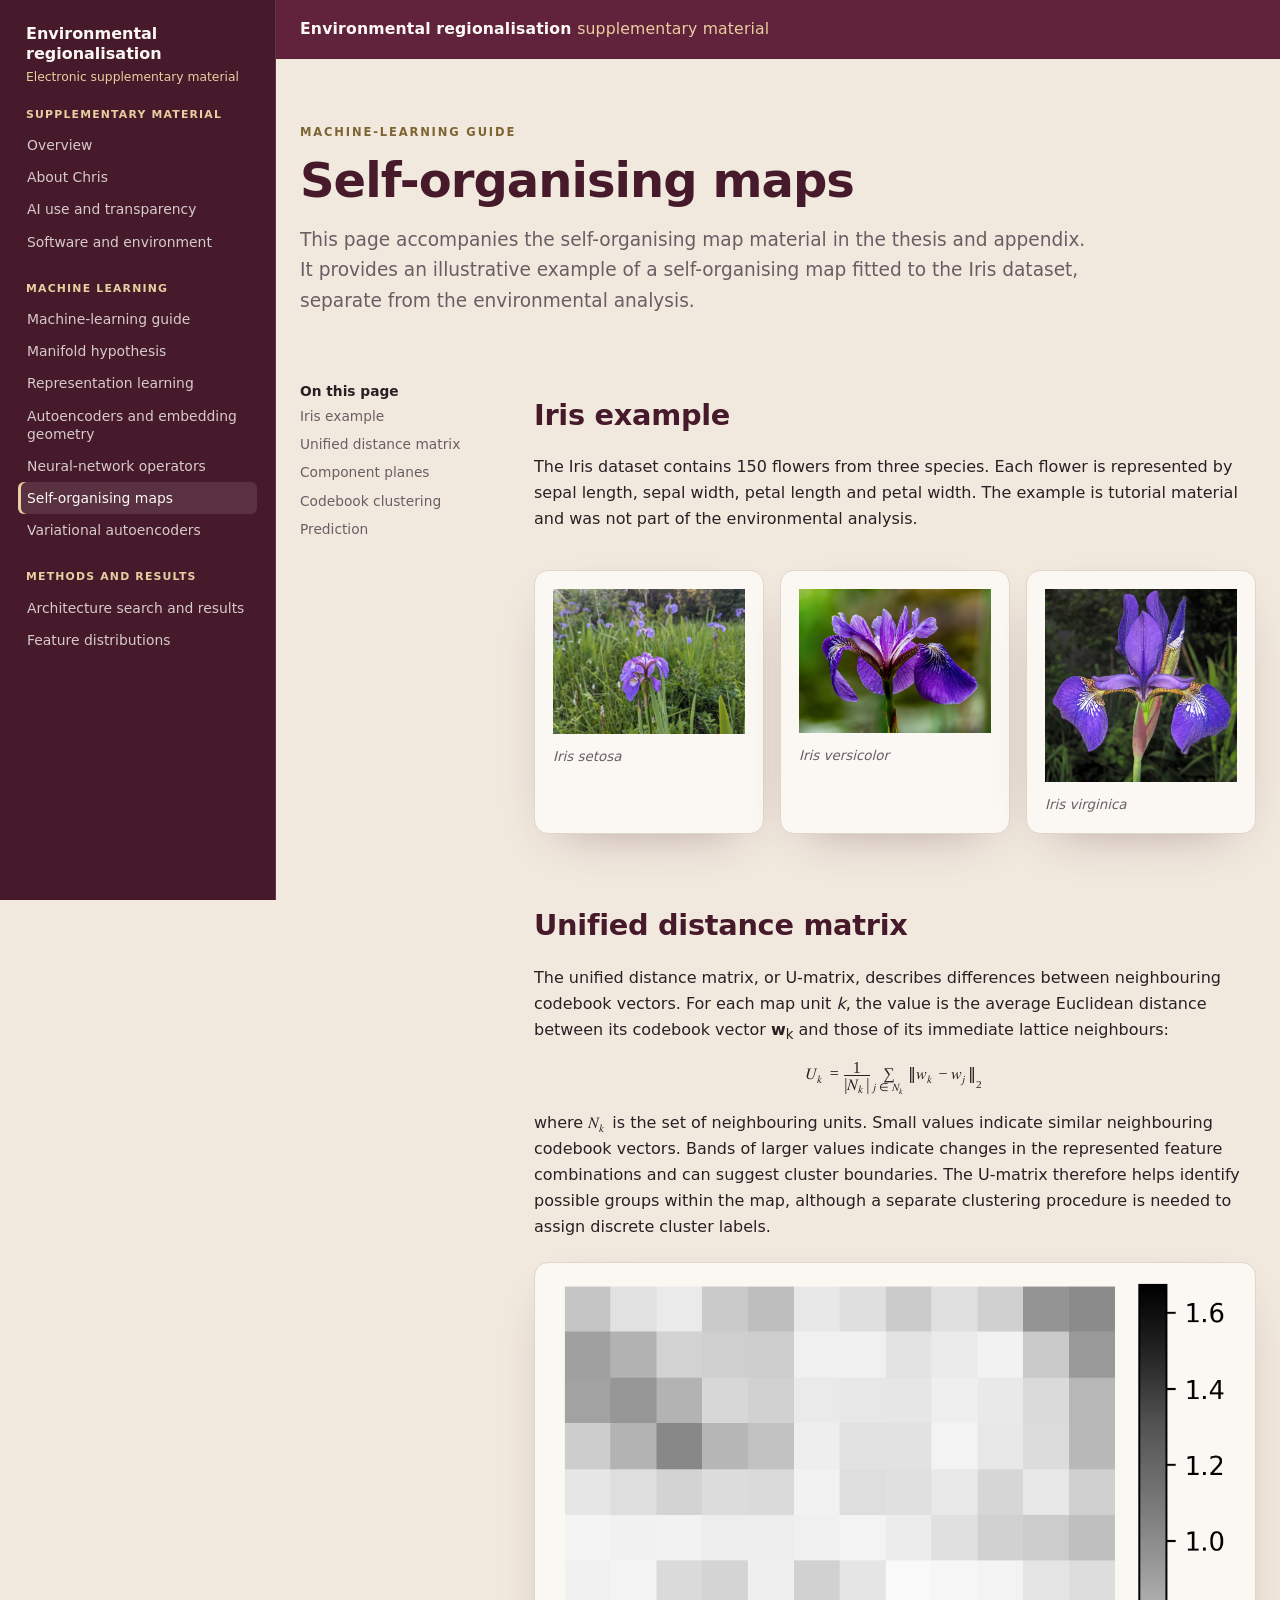
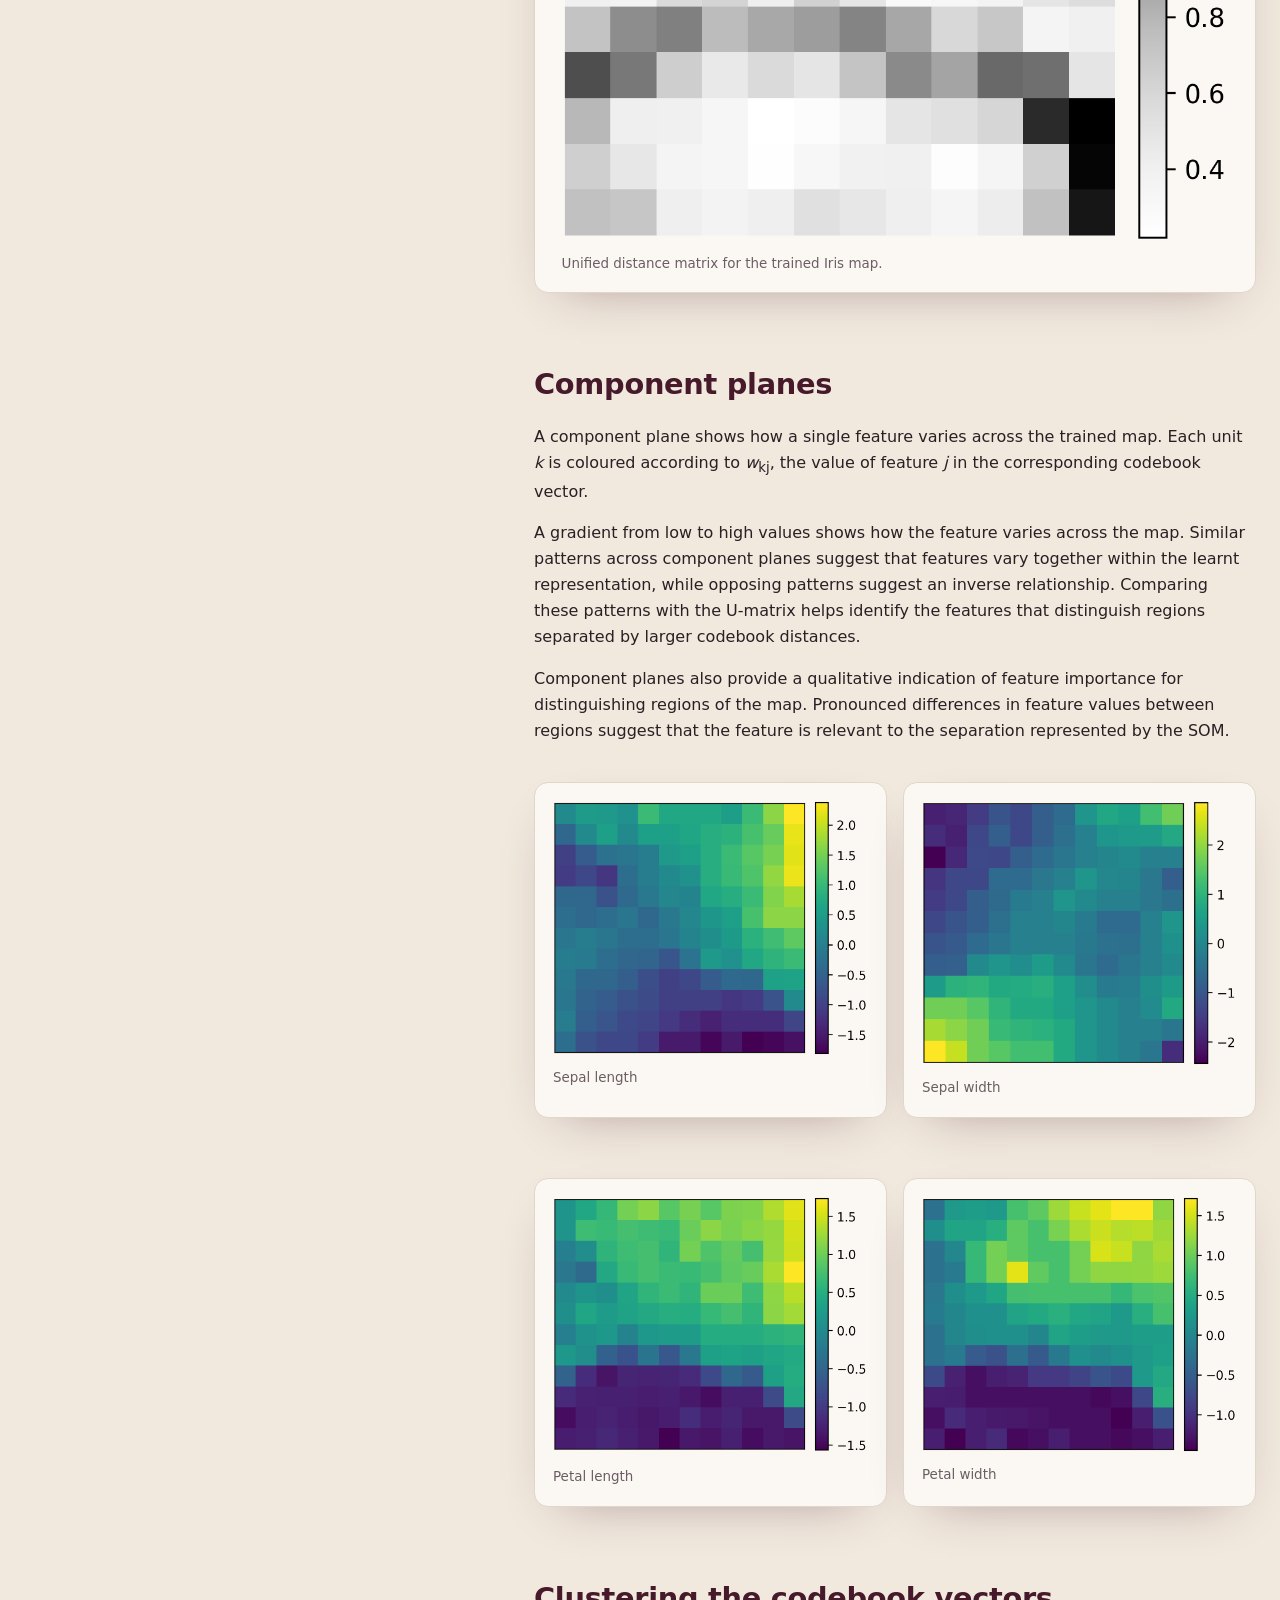
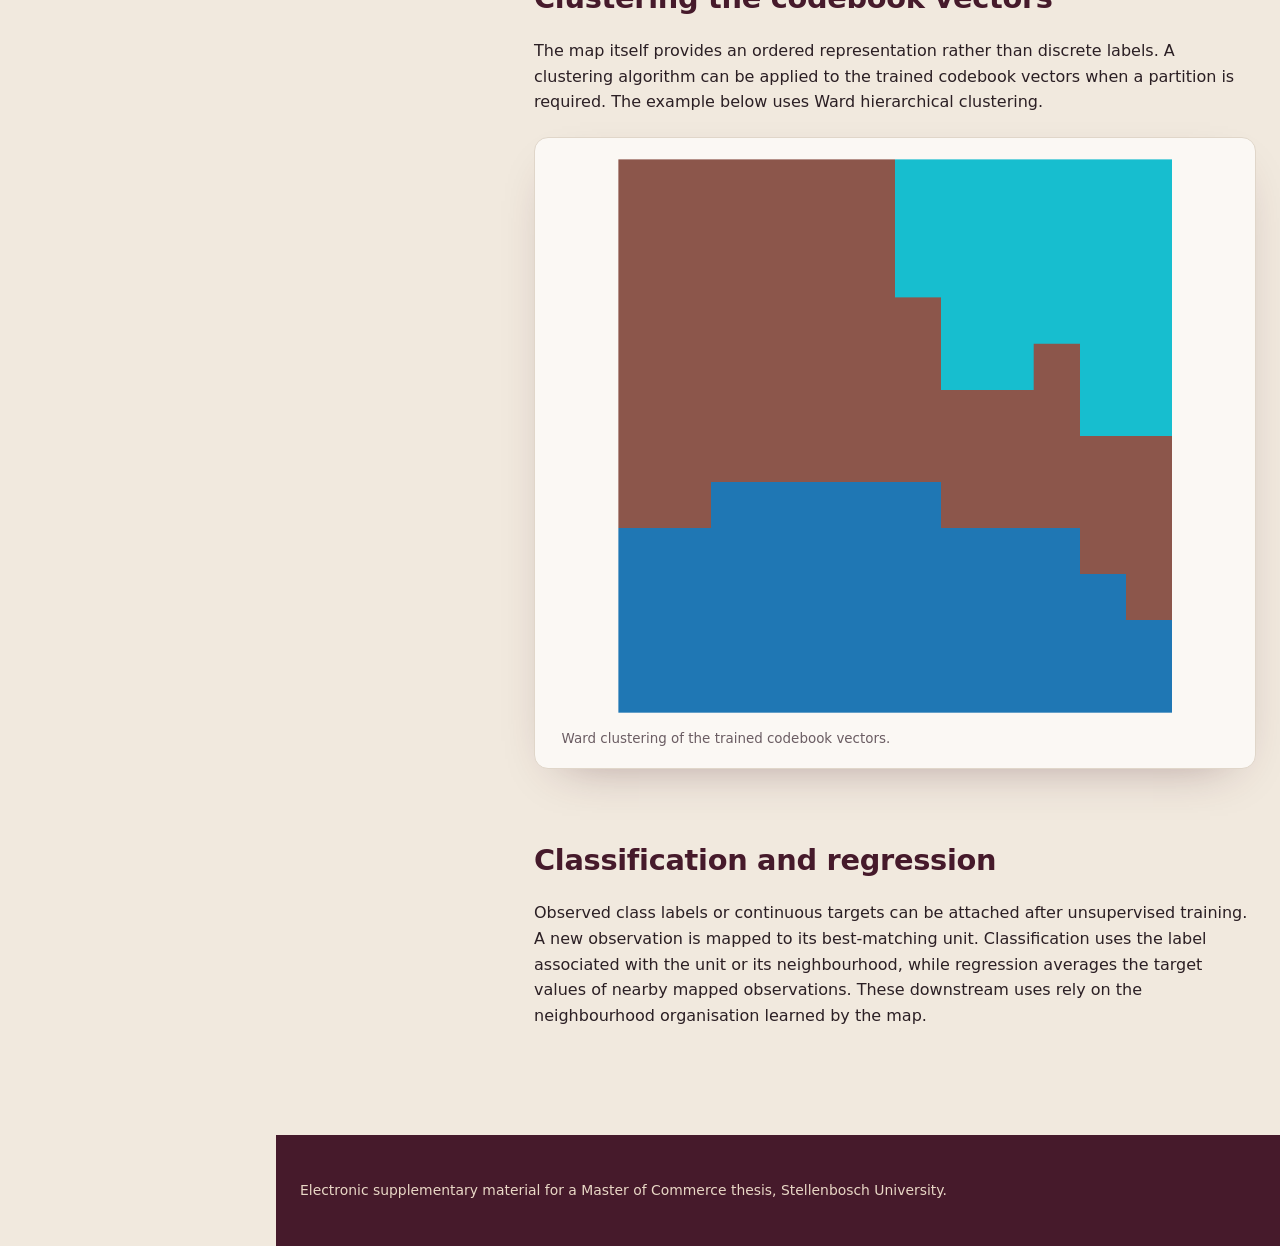
<file: ml-som.html>
<!doctype html>
<html lang="en-GB">
<head>
<meta charset="utf-8"><meta name="viewport" content="width=device-width, initial-scale=1">
<title>Self-organising maps | Environmental regionalisation supplementary material</title>
<meta name="description" content="Illustrated self-organising map tutorial using the Iris dataset.">
<meta name="robots" content="noindex, nofollow, noarchive, nosnippet, noimageindex, notranslate">
<link rel="stylesheet" href="css/styles.css"><script defer src="js/site-nav.js"></script>
</head>
<body data-page="som">
<header class="site-header"><div class="wrap"><a class="brand" href="index.html">Environmental regionalisation <span>supplementary material</span></a></div></header>
<main>
<section class="hero"><div class="wrap"><p class="eyebrow">Machine-learning guide</p><h1>Self-organising maps</h1><p class="lede">This page accompanies the self-organising map material in the thesis and appendix. It provides an illustrative example of a self-organising map fitted to the Iris dataset, separate from the environmental analysis.</p></div></section>
  <div class="wrap layout">
    <aside class="toc" aria-label="Page contents"><strong>On this page</strong><a href="#example">Iris example</a><a href="#umatrix">Unified distance matrix</a><a href="#planes">Component planes</a><a href="#codebooks">Codebook clustering</a><a href="#prediction">Prediction</a></aside>
    <div class="longform">
      <section id="example"><h2>Iris example</h2><p>The Iris dataset contains 150 flowers from three species. Each flower is represented by sepal length, sepal width, petal length and petal width. The example is tutorial material and was not part of the environmental analysis.</p><div class="grid grid-3"><figure class="figure-panel"><img src="images/som/Iris_setosa.jpg" alt="Iris setosa flower"><figcaption><i>Iris setosa</i></figcaption></figure><figure class="figure-panel"><img src="images/som/Iris_versicolor.jpg" alt="Iris versicolor flower"><figcaption><i>Iris versicolor</i></figcaption></figure><figure class="figure-panel"><img src="images/som/Iris_virginica.jpg" alt="Iris virginica flower"><figcaption><i>Iris virginica</i></figcaption></figure></div></section>
      <section id="umatrix">
        <h2>Unified distance matrix</h2>
        <p>The unified distance matrix, or U-matrix, describes differences between neighbouring codebook vectors. For each map unit <i>k</i>, the value is the average Euclidean distance between its codebook vector <b>w</b><sub>k</sub> and those of its immediate lattice neighbours:</p>
        <math xmlns="http://www.w3.org/1998/Math/MathML" display="block" aria-label="U sub k equals one divided by the number of neighbours of k, times the sum over neighbouring units j of the Euclidean distance between codebook vectors w k and w j">
          <msub><mi>U</mi><mi>k</mi></msub><mo>=</mo>
          <mfrac><mn>1</mn><mrow><mo>|</mo><msub><mi mathvariant="script">N</mi><mi>k</mi></msub><mo>|</mo></mrow></mfrac>
          <munder><mo>&#x2211;</mo><mrow><mi>j</mi><mo>&#x2208;</mo><msub><mi mathvariant="script">N</mi><mi>k</mi></msub></mrow></munder>
          <msub><mrow><mo>&#x2016;</mo><msub><mi mathvariant="bold">w</mi><mi>k</mi></msub><mo>&#x2212;</mo><msub><mi mathvariant="bold">w</mi><mi>j</mi></msub><mo>&#x2016;</mo></mrow><mn>2</mn></msub>
        </math>
        <p>where <math xmlns="http://www.w3.org/1998/Math/MathML"><msub><mi mathvariant="script">N</mi><mi>k</mi></msub></math> is the set of neighbouring units. Small values indicate similar neighbouring codebook vectors. Bands of larger values indicate changes in the represented feature combinations and can suggest cluster boundaries. The U-matrix therefore helps identify possible groups within the map, although a separate clustering procedure is needed to assign discrete cluster labels.</p>
        <figure class="figure-panel"><img src="images/som/som_umatrix_flipped.png" alt="Unified distance matrix for an Iris self-organising map"><figcaption>Unified distance matrix for the trained Iris map.</figcaption></figure>
      </section>
      <section id="planes">
        <h2>Component planes</h2>
<p>A component plane shows how a single feature varies across the trained map. Each unit <i>k</i> is coloured according to <i>w</i><sub>kj</sub>, the value of feature <i>j</i> in the corresponding codebook vector.</p>        <p>A gradient from low to high values shows how the feature varies across the map. Similar patterns across component planes suggest that features vary together within the learnt representation, while opposing patterns suggest an inverse relationship. Comparing these patterns with the U-matrix helps identify the features that distinguish regions separated by larger codebook distances.</p>
        <p>Component planes also provide a qualitative indication of feature importance for distinguishing regions of the map. Pronounced differences in feature values between regions suggest that the feature is relevant to the separation represented by the SOM.</p>
        
        <div class="grid grid-2"><figure class="figure-panel"><img src="images/som/sepal_length.png" alt="Sepal length component plane"><figcaption>Sepal length</figcaption></figure><figure class="figure-panel"><img src="images/som/sepal_width.png" alt="Sepal width component plane"><figcaption>Sepal width</figcaption></figure><figure class="figure-panel"><img src="images/som/petal_length.png" alt="Petal length component plane"><figcaption>Petal length</figcaption></figure><figure class="figure-panel"><img src="images/som/petal_width.png" alt="Petal width component plane"><figcaption>Petal width</figcaption></figure></div>
      </section>
      <section id="codebooks"><h2>Clustering the codebook vectors</h2><p>The map itself provides an ordered representation rather than discrete labels. A clustering algorithm can be applied to the trained codebook vectors when a partition is required. The example below uses Ward hierarchical clustering.</p><figure class="figure-panel"><img src="images/som/som_codebooks_ward.png" alt="Ward clusters assigned to the Iris self-organising-map codebooks"><figcaption>Ward clustering of the trained codebook vectors.</figcaption></figure></section>
      <section id="prediction"><h2>Classification and regression</h2><p>Observed class labels or continuous targets can be attached after unsupervised training. A new observation is mapped to its best-matching unit. Classification uses the label associated with the unit or its neighbourhood, while regression averages the target values of nearby mapped observations. These downstream uses rely on the neighbourhood organisation learned by the map.</p></section>
    </div>
  </div>
</main>
<footer class="site-footer"><div class="wrap"><p>Electronic supplementary material for a Master of Commerce thesis, Stellenbosch University.</p></div></footer>
</body>
</html>
</file>
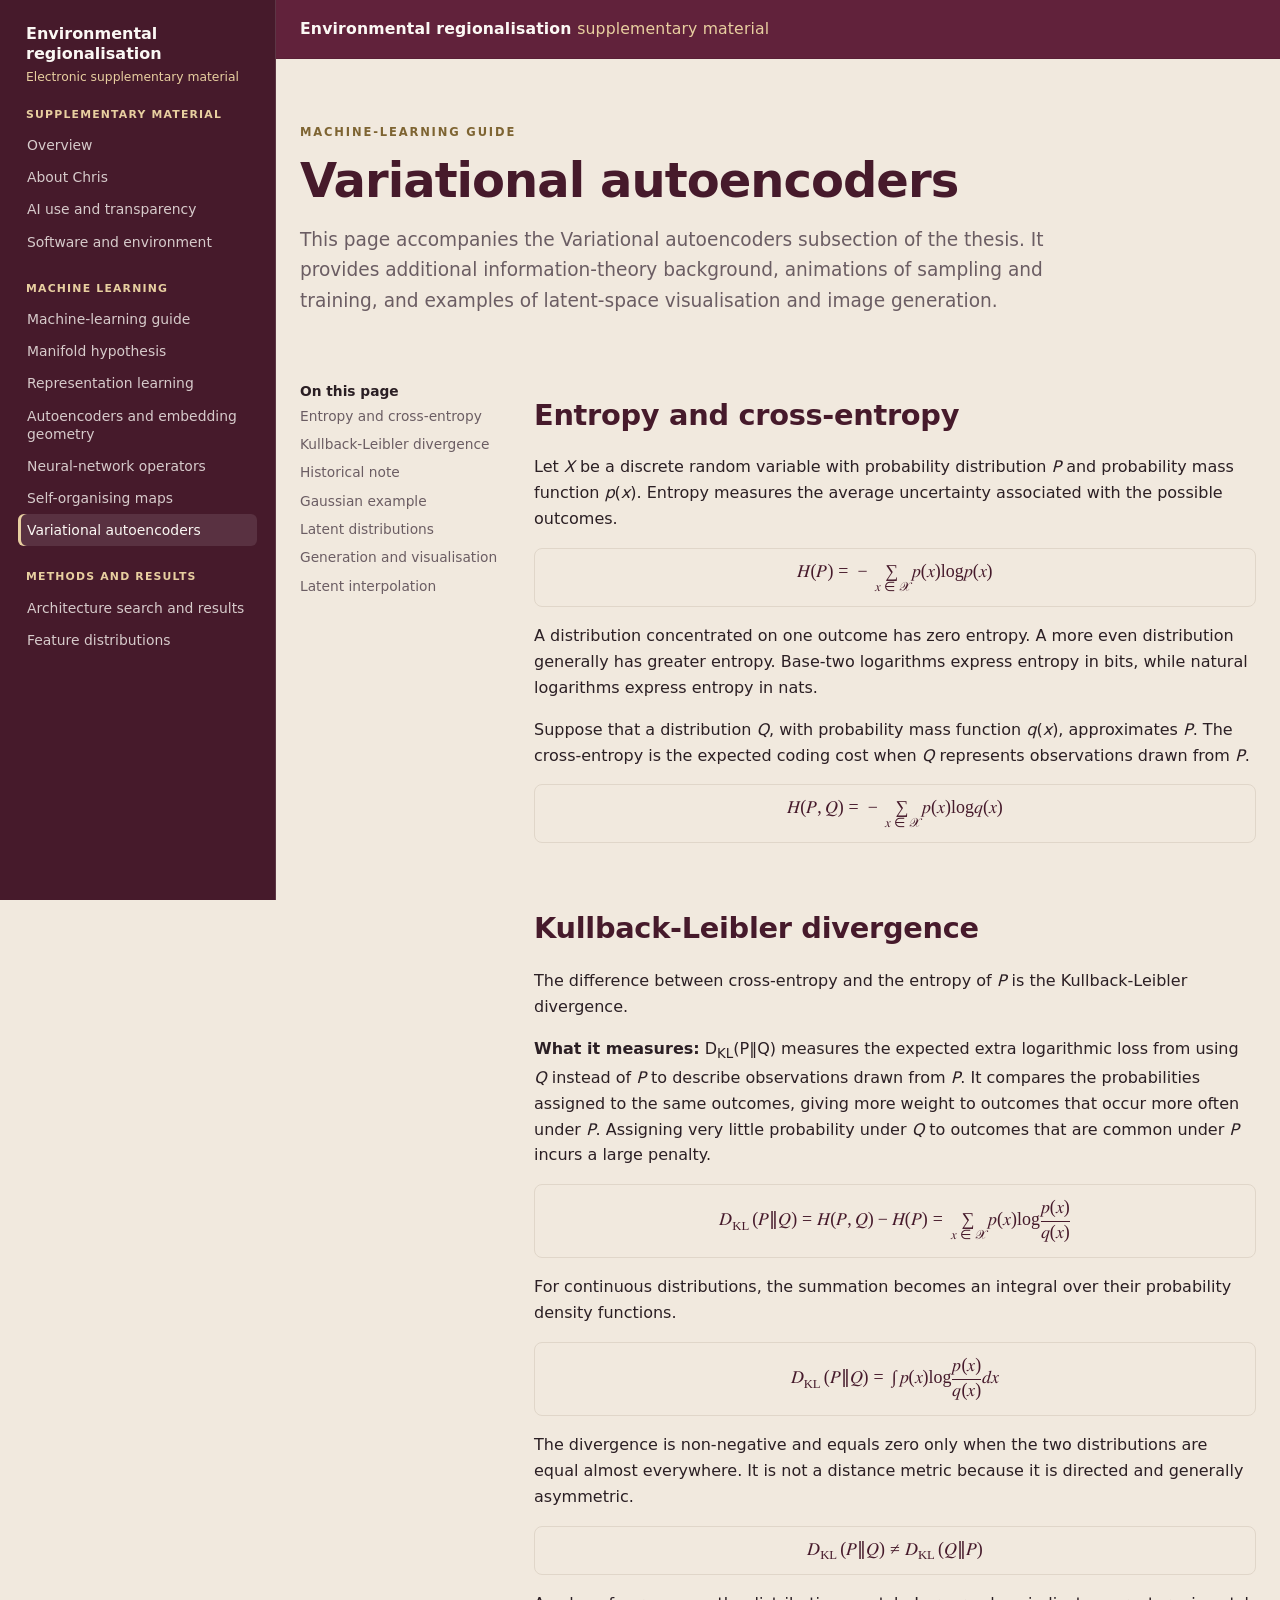
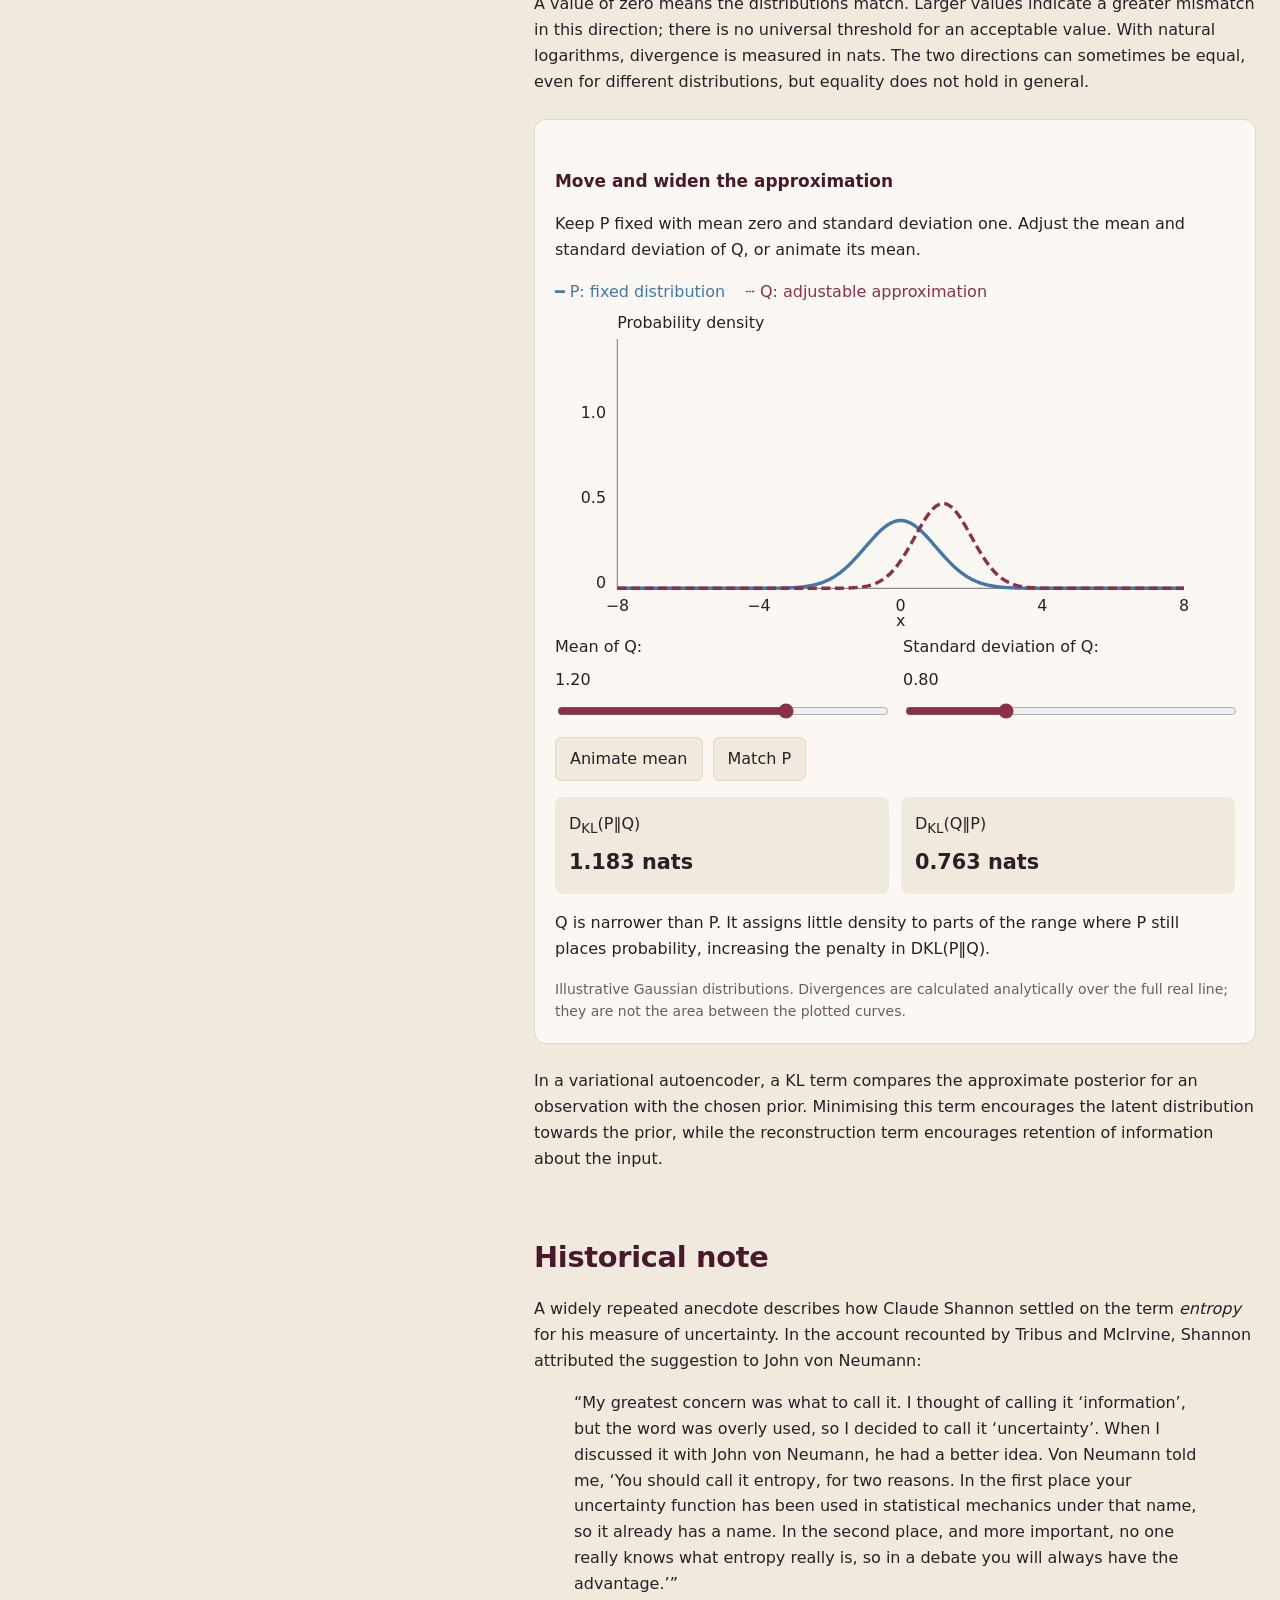
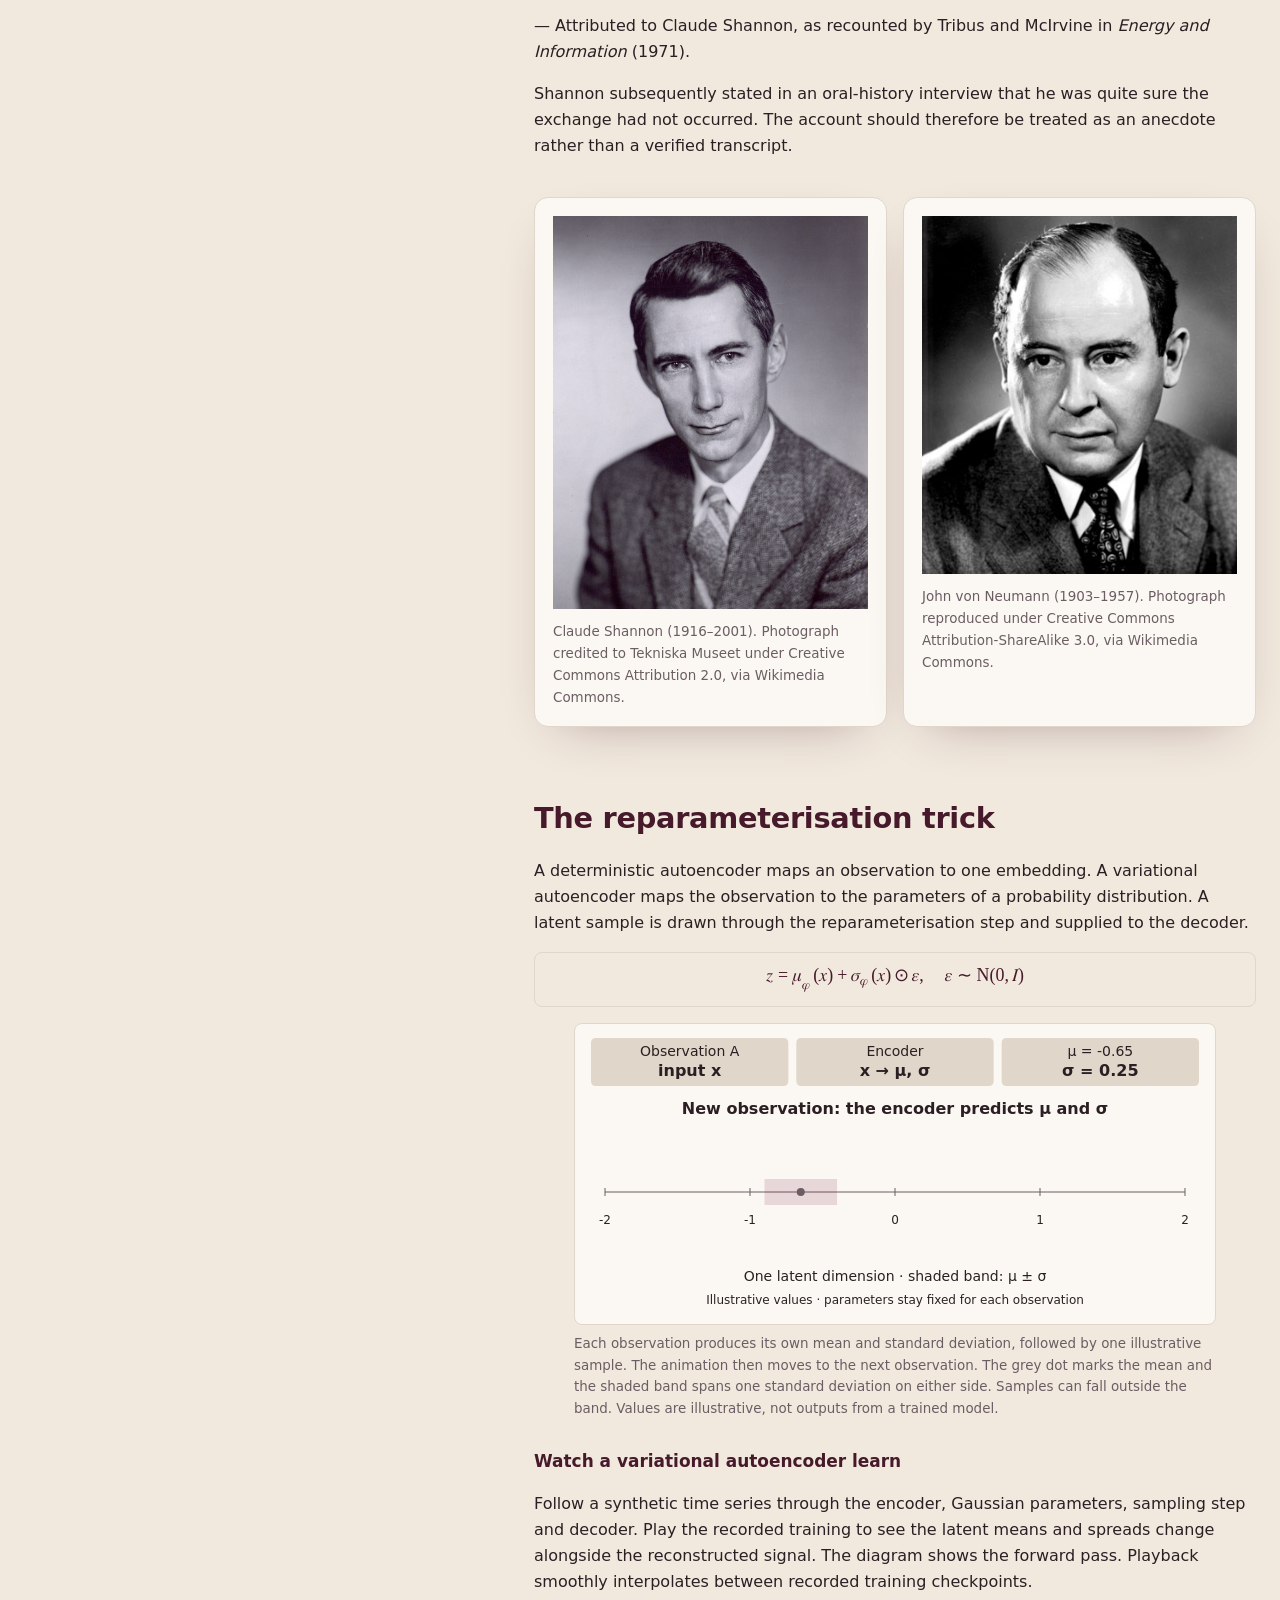
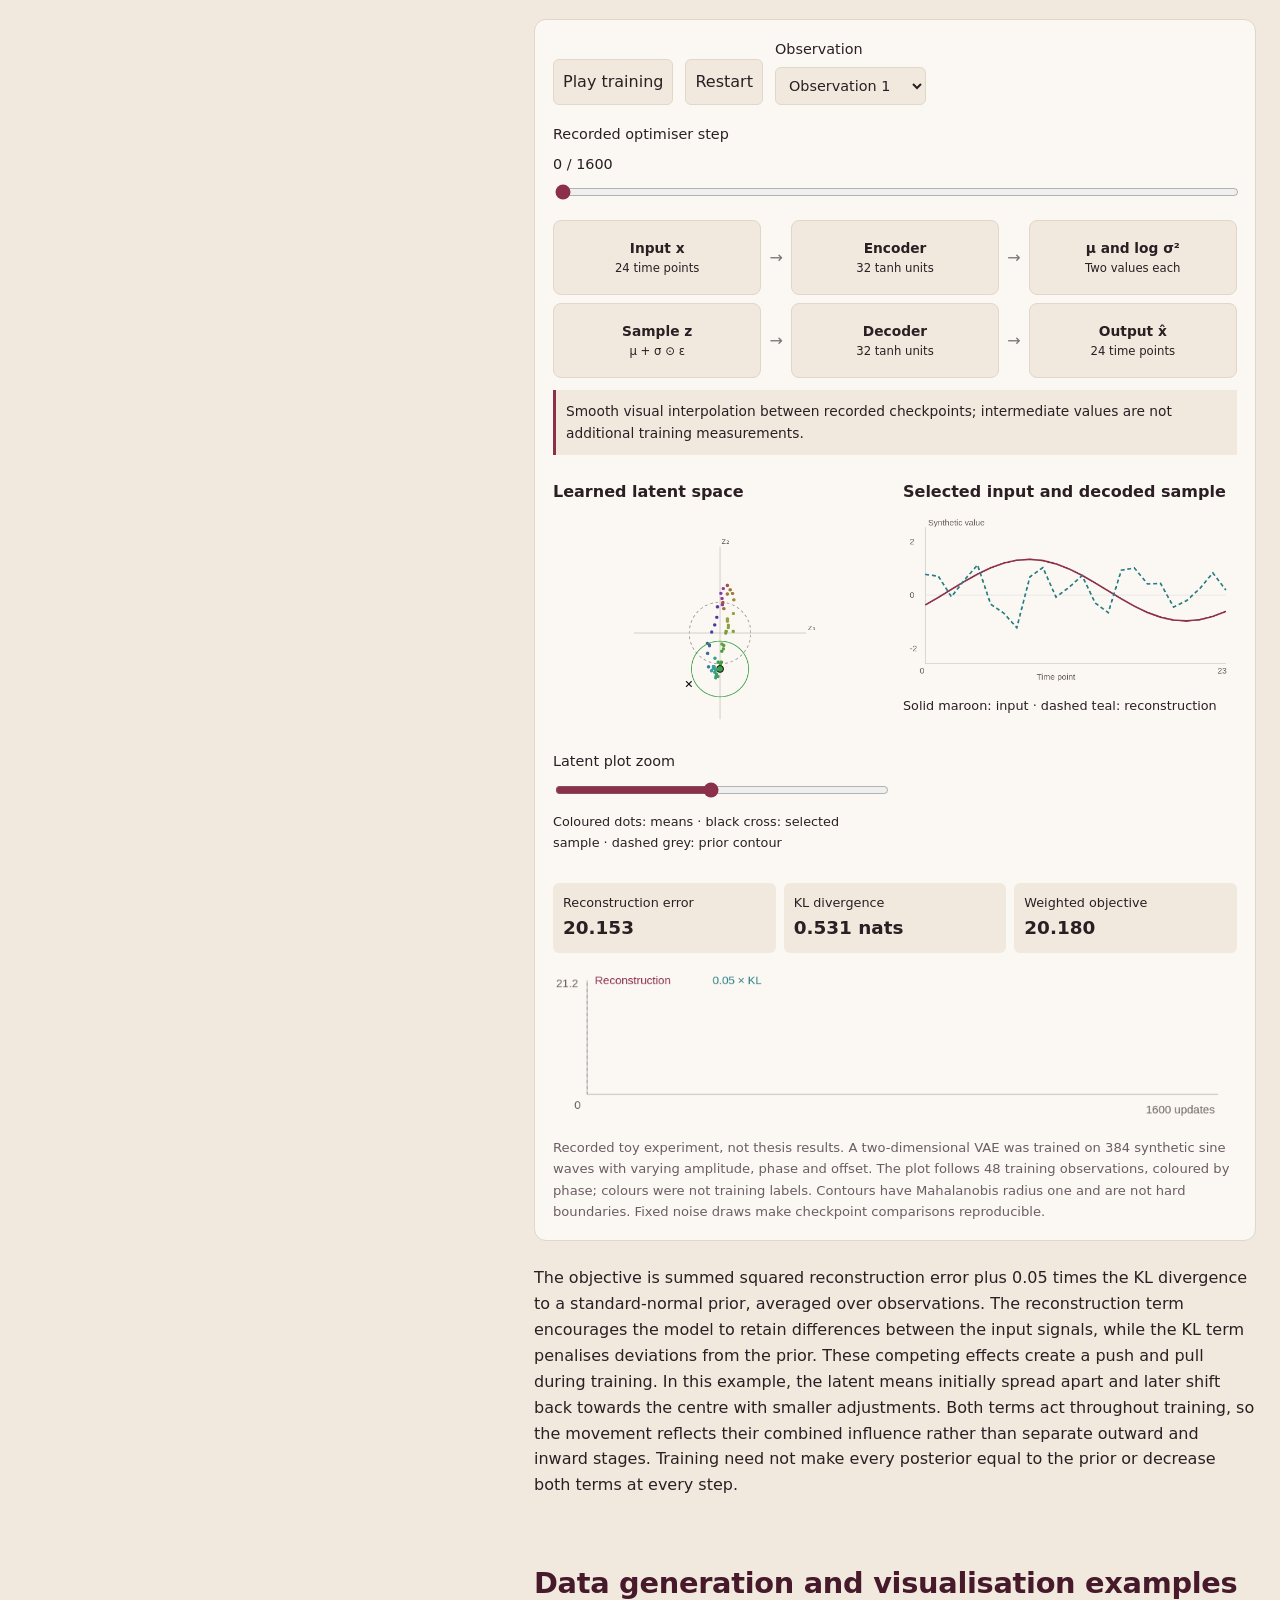
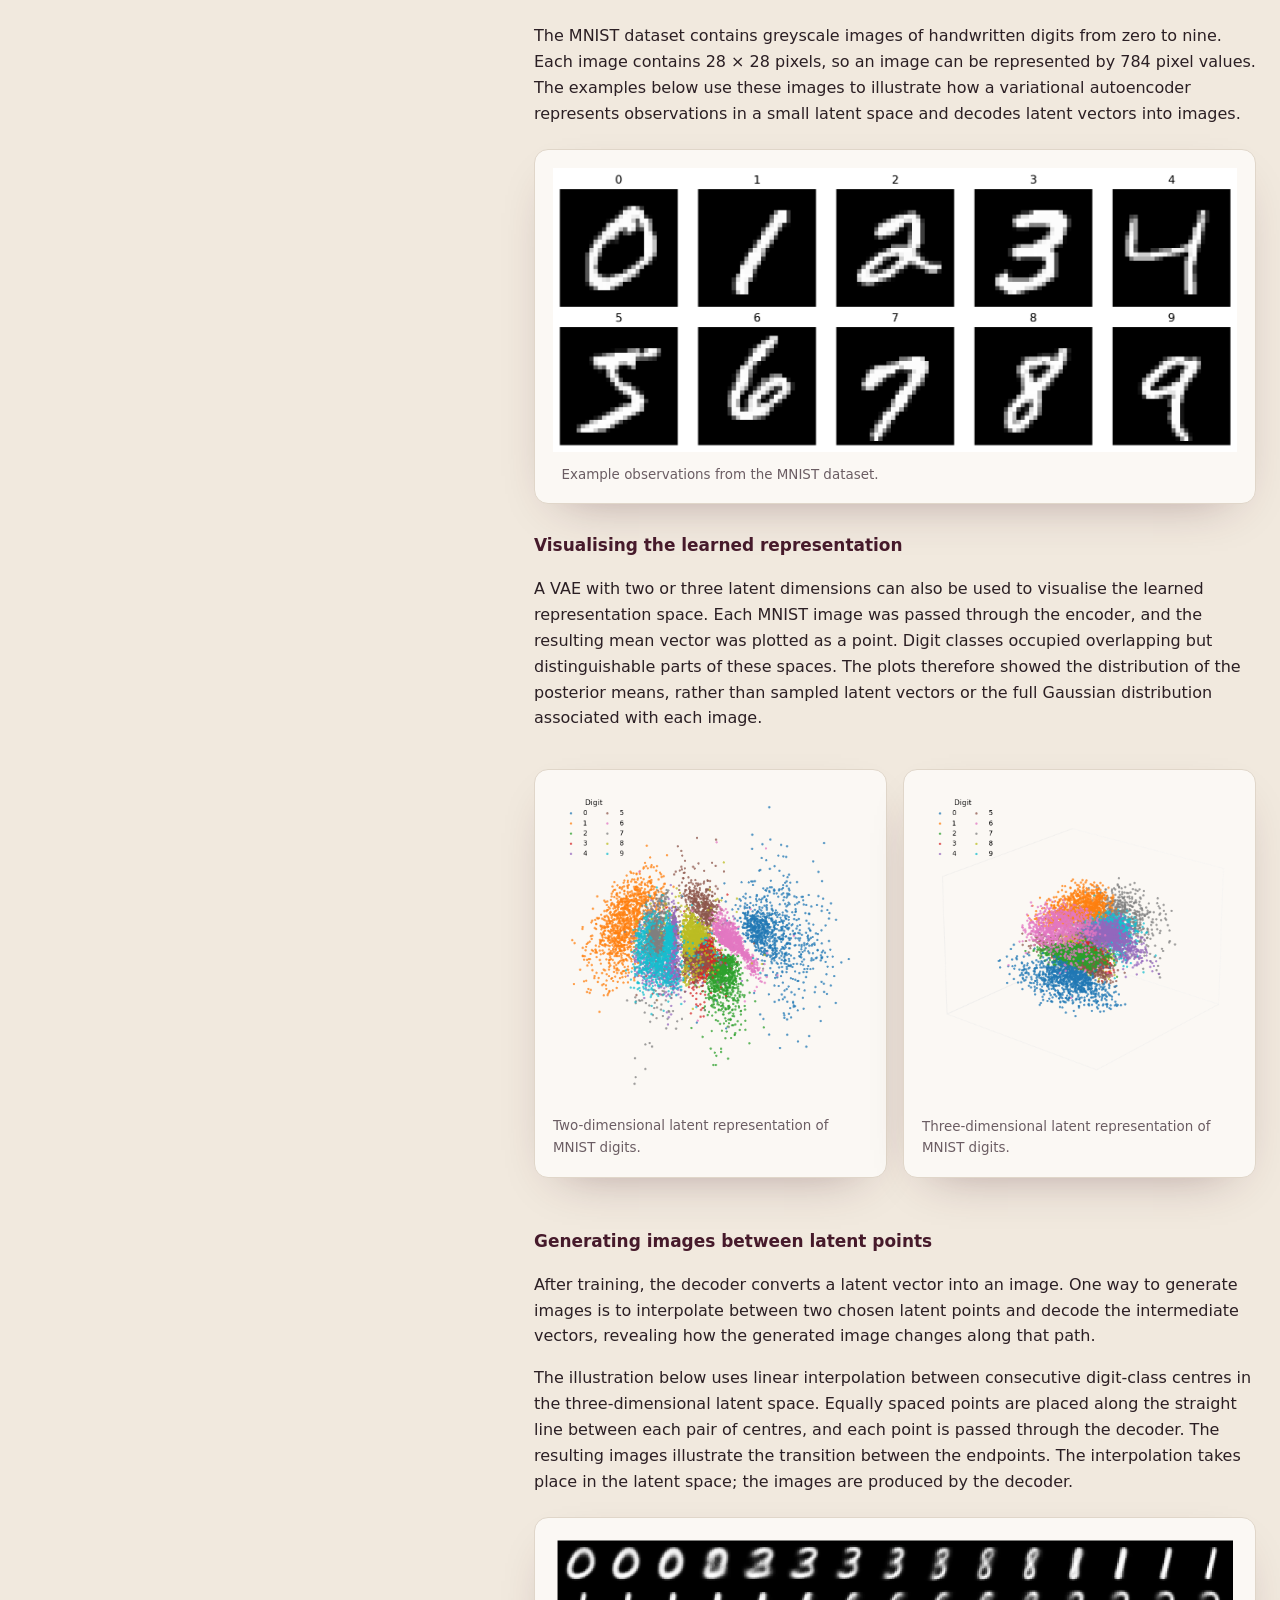
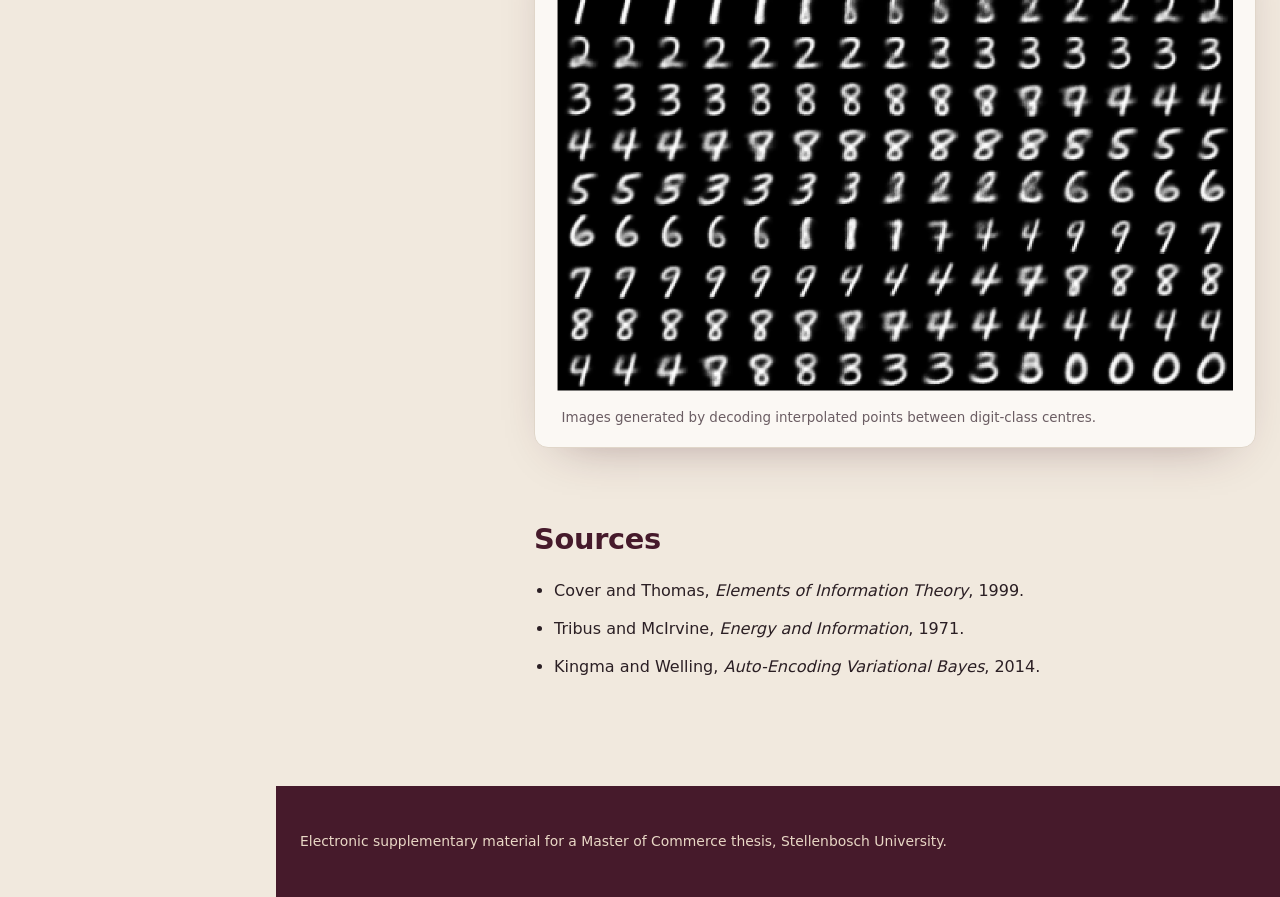
<file: ml-vae.html>
<!doctype html>
<html lang="en-GB">
<head>
<meta charset="utf-8"><meta name="viewport" content="width=device-width, initial-scale=1">
<title>Variational autoencoders | Environmental regionalisation supplementary material</title>
<meta name="description" content="Kullback-Leibler divergence background and extended variational-autoencoder examples.">
<meta name="robots" content="noindex, nofollow, noarchive, nosnippet, noimageindex, notranslate">
<link rel="stylesheet" href="css/styles.css"><script defer src="js/site-nav.js"></script>
<link rel="stylesheet" href="css/kl-demo.css">
<script defer src="js/kl-demo.js"></script>
<link rel="stylesheet" href="css/vae-training.css">
<script defer src="js/vae-training-data.js"></script>
<script defer src="js/vae-training.js"></script>
<script defer src="js/blocks.js"></script>
</head>
<body data-page="vae">
<header class="site-header"><div class="wrap"><a class="brand" href="index.html">Environmental regionalisation <span>supplementary material</span></a></div></header>
<main>
<section class="hero"><div class="wrap"><p class="eyebrow">Machine-learning guide</p><h1>Variational autoencoders</h1><p class="lede">This page accompanies the Variational autoencoders subsection of the thesis. It provides additional information-theory background, animations of sampling and training, and examples of latent-space visualisation and image generation.</p></div></section>
  <div class="wrap layout">
    <aside class="toc" aria-label="Page contents"><strong>On this page</strong><a href="#entropy">Entropy and cross-entropy</a><a href="#kl">Kullback-Leibler divergence</a><a href="#history">Historical note</a><a href="#gaussian">Gaussian example</a><a href="#distribution">Latent distributions</a><a href="#generation">Generation and visualisation</a><a href="#interpolation">Latent interpolation</a></aside>
    <div class="longform">
      <section id="entropy"><h2>Entropy and cross-entropy</h2><p>Let <i>X</i> be a discrete random variable with probability distribution <i>P</i> and probability mass function <i>p</i>(<i>x</i>). Entropy measures the average uncertainty associated with the possible outcomes.</p><div class="eq"><math display="block"><mi>H</mi><mo stretchy="false">(</mo><mi>P</mi><mo stretchy="false">)</mo><mo>=</mo><mo>&minus;</mo><munder><mo>&sum;</mo><mrow><mi>x</mi><mo>&isin;</mo><mi>𝒳</mi></mrow></munder><mi>p</mi><mo stretchy="false">(</mo><mi>x</mi><mo stretchy="false">)</mo><mi>log</mi><mi>p</mi><mo stretchy="false">(</mo><mi>x</mi><mo stretchy="false">)</mo></math></div><p>A distribution concentrated on one outcome has zero entropy. A more even distribution generally has greater entropy. Base-two logarithms express entropy in bits, while natural logarithms express entropy in nats.</p><p>Suppose that a distribution <i>Q</i>, with probability mass function <i>q</i>(<i>x</i>), approximates <i>P</i>. The cross-entropy is the expected coding cost when <i>Q</i> represents observations drawn from <i>P</i>.</p><div class="eq"><math display="block"><mi>H</mi><mo stretchy="false">(</mo><mi>P</mi><mo>,</mo><mi>Q</mi><mo stretchy="false">)</mo><mo>=</mo><mo>&minus;</mo><munder><mo>&sum;</mo><mrow><mi>x</mi><mo>&isin;</mo><mi>𝒳</mi></mrow></munder><mi>p</mi><mo stretchy="false">(</mo><mi>x</mi><mo stretchy="false">)</mo><mi>log</mi><mi>q</mi><mo stretchy="false">(</mo><mi>x</mi><mo stretchy="false">)</mo></math></div></section>
      <section id="kl"><h2>Kullback-Leibler divergence</h2><p>The difference between cross-entropy and the entropy of <i>P</i> is the Kullback-Leibler divergence.</p><p><strong>What it measures:</strong> D<sub>KL</sub>(P‖Q) measures the expected extra logarithmic loss from using <i>Q</i> instead of <i>P</i> to describe observations drawn from <i>P</i>. It compares the probabilities assigned to the same outcomes, giving more weight to outcomes that occur more often under <i>P</i>. Assigning very little probability under <i>Q</i> to outcomes that are common under <i>P</i> incurs a large penalty.</p><div class="eq"><math display="block"><msub><mi>D</mi><mi>KL</mi></msub><mo stretchy="false">(</mo><mi>P</mi><mo stretchy="false">&Vert;</mo><mi>Q</mi><mo stretchy="false">)</mo><mo>=</mo><mi>H</mi><mo stretchy="false">(</mo><mi>P</mi><mo>,</mo><mi>Q</mi><mo stretchy="false">)</mo><mo>&minus;</mo><mi>H</mi><mo stretchy="false">(</mo><mi>P</mi><mo stretchy="false">)</mo><mo>=</mo><munder><mo>&sum;</mo><mrow><mi>x</mi><mo>&isin;</mo><mi>𝒳</mi></mrow></munder><mi>p</mi><mo stretchy="false">(</mo><mi>x</mi><mo stretchy="false">)</mo><mi>log</mi><mfrac><mrow><mi>p</mi><mo stretchy="false">(</mo><mi>x</mi><mo stretchy="false">)</mo></mrow><mrow><mi>q</mi><mo stretchy="false">(</mo><mi>x</mi><mo stretchy="false">)</mo></mrow></mfrac></math></div><p>For continuous distributions, the summation becomes an integral over their probability density functions.</p><div class="eq"><math display="block"><msub><mi>D</mi><mi>KL</mi></msub><mo stretchy="false">(</mo><mi>P</mi><mo stretchy="false">&Vert;</mo><mi>Q</mi><mo stretchy="false">)</mo><mo>=</mo><mo>&int;</mo><mi>p</mi><mo stretchy="false">(</mo><mi>x</mi><mo stretchy="false">)</mo><mi>log</mi><mfrac><mrow><mi>p</mi><mo stretchy="false">(</mo><mi>x</mi><mo stretchy="false">)</mo></mrow><mrow><mi>q</mi><mo stretchy="false">(</mo><mi>x</mi><mo stretchy="false">)</mo></mrow></mfrac><mi>d</mi><mi>x</mi></math></div><p>The divergence is non-negative and equals zero only when the two distributions are equal almost everywhere. It is not a distance metric because it is directed and generally asymmetric.</p><div class="eq"><math display="block"><msub><mi>D</mi><mi>KL</mi></msub><mo stretchy="false">(</mo><mi>P</mi><mo stretchy="false">&Vert;</mo><mi>Q</mi><mo stretchy="false">)</mo><mo>&ne;</mo><msub><mi>D</mi><mi>KL</mi></msub><mo stretchy="false">(</mo><mi>Q</mi><mo stretchy="false">&Vert;</mo><mi>P</mi><mo stretchy="false">)</mo></math></div>
<p>A value of zero means the distributions match. Larger values indicate a greater mismatch in this direction; there is no universal threshold for an acceptable value. With natural logarithms, divergence is measured in nats. The two directions can sometimes be equal, even for different distributions, but equality does not hold in general.</p>
<figure class="kl-demo" id="kl-demo">
<h3>Move and widen the approximation</h3>
<p>Keep P fixed with mean zero and standard deviation one. Adjust the mean and standard deviation of Q, or animate its mean.</p>
<div class="kl-legend"><span>━ P: fixed distribution</span><span>┄ Q: adjustable approximation</span></div>
<svg viewBox="0 0 600 290" role="img" aria-label="Normal probability densities P and Q. P is fixed; the controls change Q.">
<path d="M55 30V250H555" fill="none" stroke="#888"/>
<text x="55" y="20">Probability density</text><text x="305" y="283" text-anchor="middle">x</text>
<text x="55" y="270" text-anchor="middle">−8</text><text x="180" y="270" text-anchor="middle">−4</text><text x="305" y="270" text-anchor="middle">0</text><text x="430" y="270" text-anchor="middle">4</text><text x="555" y="270" text-anchor="middle">8</text>
<text x="45" y="250" text-anchor="end">0</text><text x="45" y="175" text-anchor="end">0.5</text><text x="45" y="100" text-anchor="end">1.0</text>
<path id="kl-p-path" fill="none" stroke="#4477aa" stroke-width="3"/>
<path id="kl-q-path" fill="none" stroke="#8c2f4a" stroke-width="3" stroke-dasharray="8 4"/>
</svg>
<div class="kl-controls"><label for="kl-mean">Mean of Q: <output id="kl-mean-value">1.20</output><input id="kl-mean" type="range" min="-3" max="3" step="0.01" value="1.2"></label><label for="kl-sd">Standard deviation of Q: <output id="kl-sd-value">0.80</output><input id="kl-sd" type="range" min="0.3" max="2" step="0.01" value="0.8"></label></div>
<div class="kl-actions"><button id="kl-play" type="button">Animate mean</button><button id="kl-match" type="button">Match P</button></div>
<div class="kl-scores"><div>D<sub>KL</sub>(P‖Q)<strong id="kl-forward"></strong></div><div>D<sub>KL</sub>(Q‖P)<strong id="kl-reverse"></strong></div></div>
<p id="kl-reading"></p>
<figcaption>Illustrative Gaussian distributions. Divergences are calculated analytically over the full real line; they are not the area between the plotted curves.</figcaption>
</figure>
<p>In a variational autoencoder, a KL term compares the approximate posterior for an observation with the chosen prior. Minimising this term encourages the latent distribution towards the prior, while the reconstruction term encourages retention of information about the input.</p>
</section>
      <section id="history"><h2>Historical note</h2>
<p>A widely repeated anecdote describes how Claude Shannon settled on the term <em>entropy</em> for his measure of uncertainty. In the account recounted by Tribus and McIrvine, Shannon attributed the suggestion to John von Neumann:</p>
<blockquote><p>“My greatest concern was what to call it. I thought of calling it ‘information’, but the word was overly used, so I decided to call it ‘uncertainty’. When I discussed it with John von Neumann, he had a better idea. Von Neumann told me, ‘You should call it entropy, for two reasons. In the first place your uncertainty function has been used in statistical mechanics under that name, so it already has a name. In the second place, and more important, no one really knows what entropy really is, so in a debate you will always have the advantage.’”</p></blockquote>
<p>— Attributed to Claude Shannon, as recounted by Tribus and McIrvine in <em>Energy and Information</em> (1971).</p>
<p>Shannon subsequently stated in an oral-history interview that he was quite sure the exchange had not occurred. The account should therefore be treated as an anecdote rather than a verified transcript.</p><div class="grid grid-2"><figure class="figure-panel"><img src="images/vae/Shannon.jpg" alt="Portrait of Claude Shannon"><figcaption>Claude Shannon (1916–2001). Photograph credited to Tekniska Museet under Creative Commons Attribution 2.0, via Wikimedia Commons.</figcaption></figure><figure class="figure-panel"><img src="images/vae/John_von_Neumann.jpg" alt="Portrait of John von Neumann"><figcaption>John von Neumann (1903–1957). Photograph reproduced under Creative Commons Attribution-ShareAlike 3.0, via Wikimedia Commons.</figcaption></figure></div></section>
      <section id="distribution"><h2>The reparameterisation trick</h2><p>A deterministic autoencoder maps an observation to one embedding. A variational autoencoder maps the observation to the parameters of a probability distribution. A latent sample is drawn through the reparameterisation step and supplied to the decoder.</p><div class="eq"><math display="block"><mi mathvariant="bold">z</mi><mo>=</mo><msub><mi mathvariant="bold">&mu;</mi><mi>&phi;</mi></msub><mo stretchy="false">(</mo><mi mathvariant="bold">x</mi><mo stretchy="false">)</mo><mo>+</mo><msub><mi mathvariant="bold">&sigma;</mi><mi>&phi;</mi></msub><mo stretchy="false">(</mo><mi mathvariant="bold">x</mi><mo stretchy="false">)</mo><mo>&odot;</mo><mi mathvariant="bold">&epsilon;</mi><mo>,</mo><mspace width="1em"/><mi mathvariant="bold">&epsilon;</mi><mo>&sim;</mo><mi mathvariant="normal">N</mi><mo stretchy="false">(</mo><mn>0</mn><mo>,</mo><mi mathvariant="bold">I</mi><mo stretchy="false">)</mo></math></div>
<figure id="reparameterisation">
<div class="canvas-wrap"><canvas class="op tall" data-block="vae" data-period="18" role="img" aria-label="Three observations pass through an encoder to different means and standard deviations in one latent dimension, with one illustrative sample for each observation"></canvas></div>
<figcaption>Each observation produces its own mean and standard deviation, followed by one illustrative sample. The animation then moves to the next observation. The grey dot marks the mean and the shaded band spans one standard deviation on either side. Samples can fall outside the band. Values are illustrative, not outputs from a trained model.</figcaption>
</figure>
<h3>Watch a variational autoencoder learn</h3>
<p>Follow a synthetic time series through the encoder, Gaussian parameters, sampling step and decoder. Play the recorded training to see the latent means and spreads change alongside the reconstructed signal. The diagram shows the forward pass. Playback smoothly interpolates between recorded training checkpoints.</p>
<figure class="vae-training" id="vae-latent">
<div class="vt-toolbar"><button id="vt-play" type="button">Play training</button><button id="vt-reset" type="button">Restart</button><label>Observation<select id="vt-observation" aria-label="Select toy observation"></select></label></div>
<label class="vt-progress" for="vt-step">Recorded optimiser step <output id="vt-step-value">0 / 1600</output><input id="vt-step" type="range" min="0" max="80" step="0.001" value="0"></label>
<div class="vt-network" aria-label="Variational autoencoder forward pass">
<div class="vt-node" data-stage="0"><strong>Input x</strong><small>24 time points</small></div><span class="vt-arrow" aria-hidden="true">→</span>
<div class="vt-node" data-stage="1"><strong>Encoder</strong><small>32 tanh units</small></div><span class="vt-arrow" aria-hidden="true">→</span>
<div class="vt-node" data-stage="2"><strong>μ and log σ²</strong><small>Two values each</small></div><span class="vt-arrow" aria-hidden="true">→</span>
<div class="vt-node" data-stage="3"><strong>Sample z</strong><small>μ + σ ⊙ ε</small></div><span class="vt-arrow" aria-hidden="true">→</span>
<div class="vt-node" data-stage="4"><strong>Decoder</strong><small>32 tanh units</small></div><span class="vt-arrow" aria-hidden="true">→</span>
<div class="vt-node" data-stage="5"><strong>Output x̂</strong><small>24 time points</small></div>
</div>
<div class="vt-feedback" id="vt-stage">Press play to follow training.</div>
<div class="vt-panels"><div><h4>Learned latent space</h4><canvas id="vt-space" width="600" height="420" role="img" aria-label="Latent means of 48 synthetic observations, selected Gaussian contour and sampled latent vector"></canvas><label>Latent plot zoom<input id="vt-zoom" type="range" min="0.75" max="3" step="0.05" value="1.8"></label><p class="vt-key">Coloured dots: means · black cross: selected sample · dashed grey: prior contour</p></div><div><h4>Selected input and decoded sample</h4><canvas id="vt-signal" width="600" height="300" role="img" aria-label="Observed toy time series and decoder reconstruction at the selected checkpoint"></canvas><p class="vt-key">Solid maroon: input · dashed teal: reconstruction</p></div></div>
<div class="vt-metrics"><div>Reconstruction error<strong id="vt-rec"></strong></div><div>KL divergence<strong id="vt-kl"></strong></div><div>Weighted objective<strong id="vt-total"></strong></div></div>
<canvas id="vt-loss" width="900" height="200" role="img" aria-label="Recorded reconstruction and weighted KL curves up to the selected checkpoint"></canvas>
<figcaption>Recorded toy experiment, not thesis results. A two-dimensional VAE was trained on 384 synthetic sine waves with varying amplitude, phase and offset. The plot follows 48 training observations, coloured by phase; colours were not training labels. Contours have Mahalanobis radius one and are not hard boundaries. Fixed noise draws make checkpoint comparisons reproducible.</figcaption>
</figure>
<p>The objective is summed squared reconstruction error plus 0.05 times the KL divergence to a standard-normal prior, averaged over observations. 
  The reconstruction term encourages the model to retain differences between the input signals, while the KL term penalises deviations from the prior. These competing effects create a push and pull during training. In this example, the latent means initially spread apart and later shift back towards the centre with smaller adjustments. Both terms act throughout training, so the movement reflects their combined influence rather than separate outward and inward stages. Training need not make every posterior equal to the prior or decrease both terms at every step.</p>
</section>
      <section id="generation"><h2>Data generation and visualisation examples</h2>
<p>The MNIST dataset contains greyscale images of handwritten digits from zero to nine. Each image contains 28 × 28 pixels, so an image can be represented by 784 pixel values. The examples below use these images to illustrate how a variational autoencoder represents observations in a small latent space and decodes latent vectors into images.</p>
<figure class="figure-panel"><img src="images/vae/MNISTExamples.png" alt="Examples of handwritten digits from the MNIST dataset"><figcaption>Example observations from the MNIST dataset.</figcaption></figure>
<h3>Visualising the learned representation</h3>
<!-- Verify against the original MNIST plotting code that these points are posterior means rather than sampled latent vectors. -->
<p>A VAE with two or three latent dimensions can also be used to visualise the learned representation space. Each MNIST image was passed through the encoder, and the resulting mean vector was plotted as a point. Digit classes occupied overlapping but distinguishable parts of these spaces. The plots therefore showed the distribution of the posterior means, rather than sampled latent vectors or the full Gaussian distribution associated with each image.</p>
<div class="grid grid-2">
<figure class="figure-panel" id="two-d"><img src="images/vae/VAE2DMNIST.png" alt="Two-dimensional variational-autoencoder representation of MNIST digits"><figcaption>Two-dimensional latent representation of MNIST digits.</figcaption></figure>
<figure class="figure-panel" id="three-d"><img src="images/vae/VAE3DMNIST.png" alt="Three-dimensional variational-autoencoder representation of MNIST digits"><figcaption>Three-dimensional latent representation of MNIST digits.</figcaption></figure>
</div>
<h3 id="interpolation">Generating images between latent points</h3>
<p>After training, the decoder converts a latent vector into an image. One way to generate images is to interpolate between two chosen latent points and decode the intermediate vectors, revealing how the generated image changes along that path.</p>
<p>The illustration below uses linear interpolation between consecutive digit-class centres in the three-dimensional latent space. Equally spaced points are placed along the straight line between each pair of centres, and each point is passed through the decoder. The resulting images illustrate the transition between the endpoints. The interpolation takes place in the latent space; the images are produced by the decoder.</p>
<figure class="figure-panel"><img src="images/vae/DigitsGeneratedFrom3DVAE.png" alt="Digit images decoded along interpolations between latent class centres"><figcaption>Images generated by decoding interpolated points between digit-class centres.</figcaption></figure>
</section>
      <section><h2>Sources</h2><ul class="source-list"><li>Cover and Thomas, <i>Elements of Information Theory</i>, 1999.</li><li>Tribus and McIrvine, <i>Energy and Information</i>, 1971.</li><li>Kingma and Welling, <i>Auto-Encoding Variational Bayes</i>, 2014.</li></ul></section>
    </div>
  </div>
</main>
<footer class="site-footer"><div class="wrap"><p>Electronic supplementary material for a Master of Commerce thesis, Stellenbosch University.</p></div></footer>
</body>
</html>
</file>
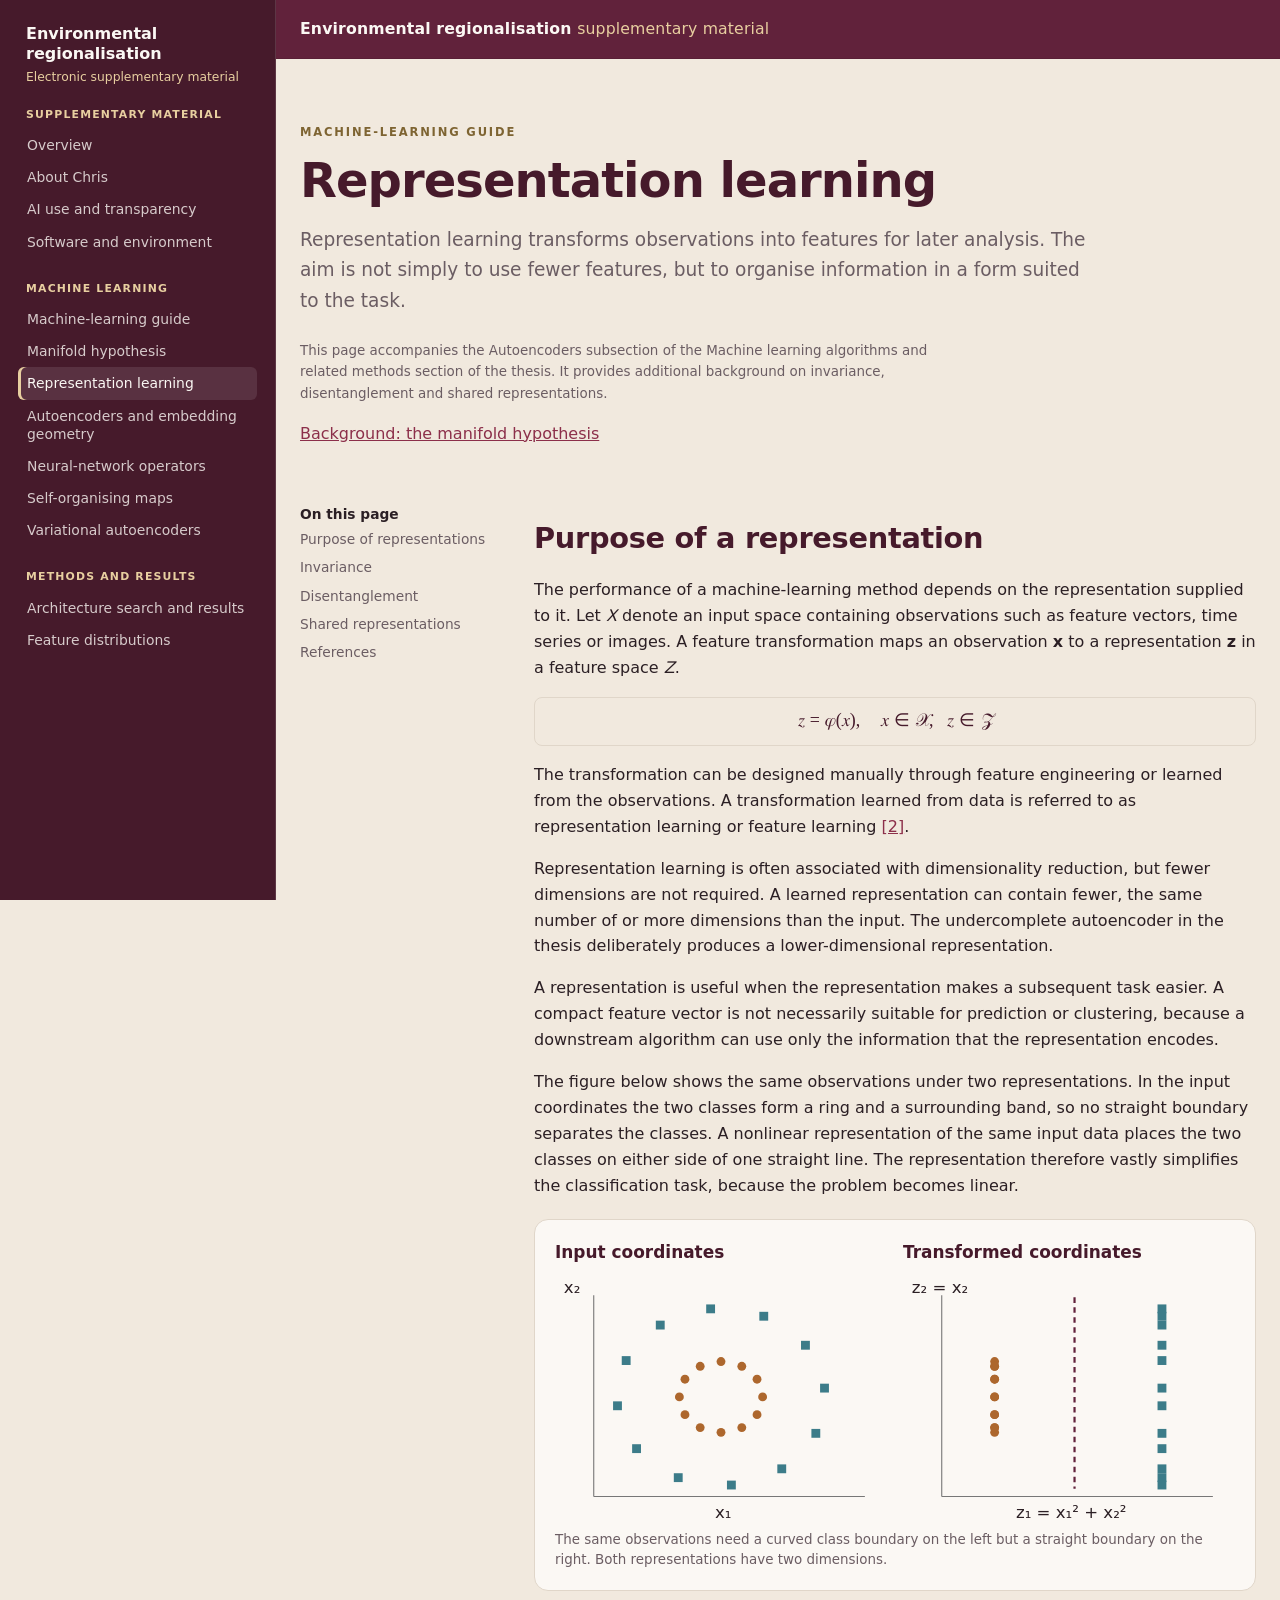
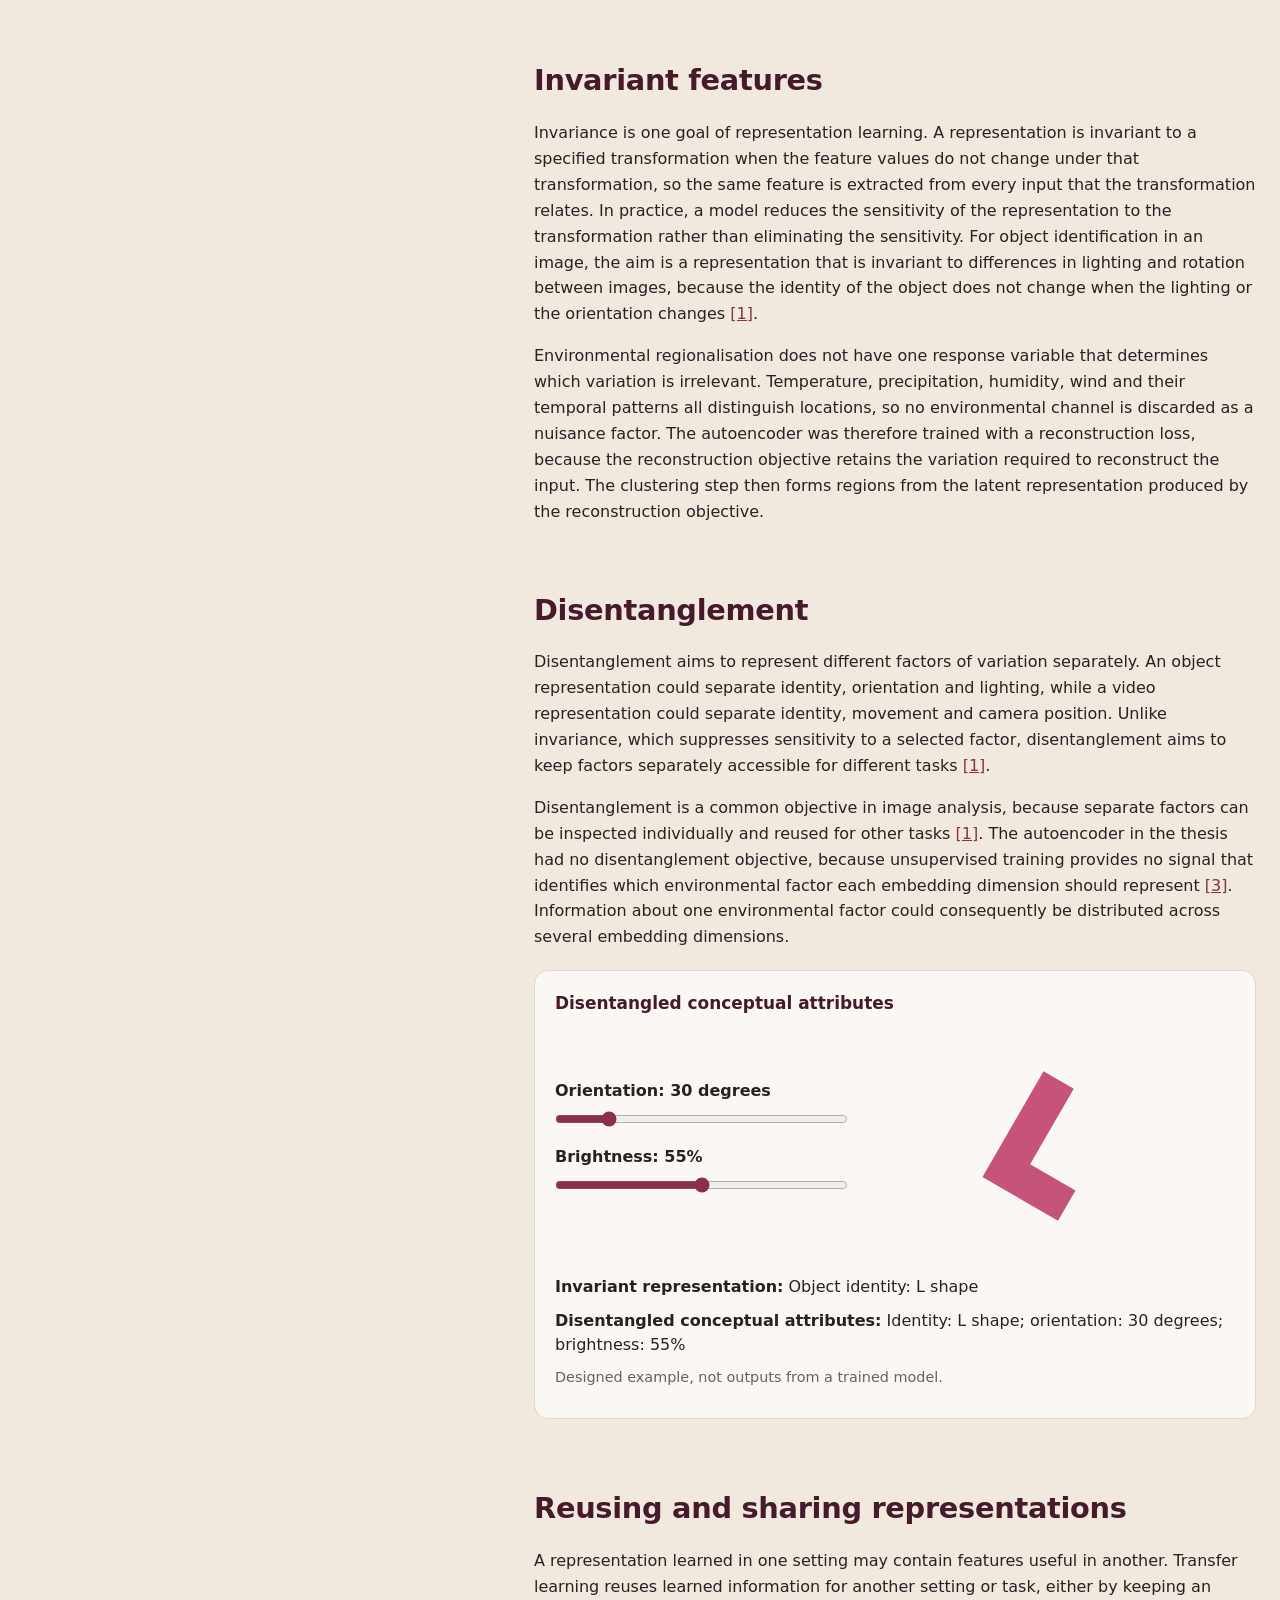
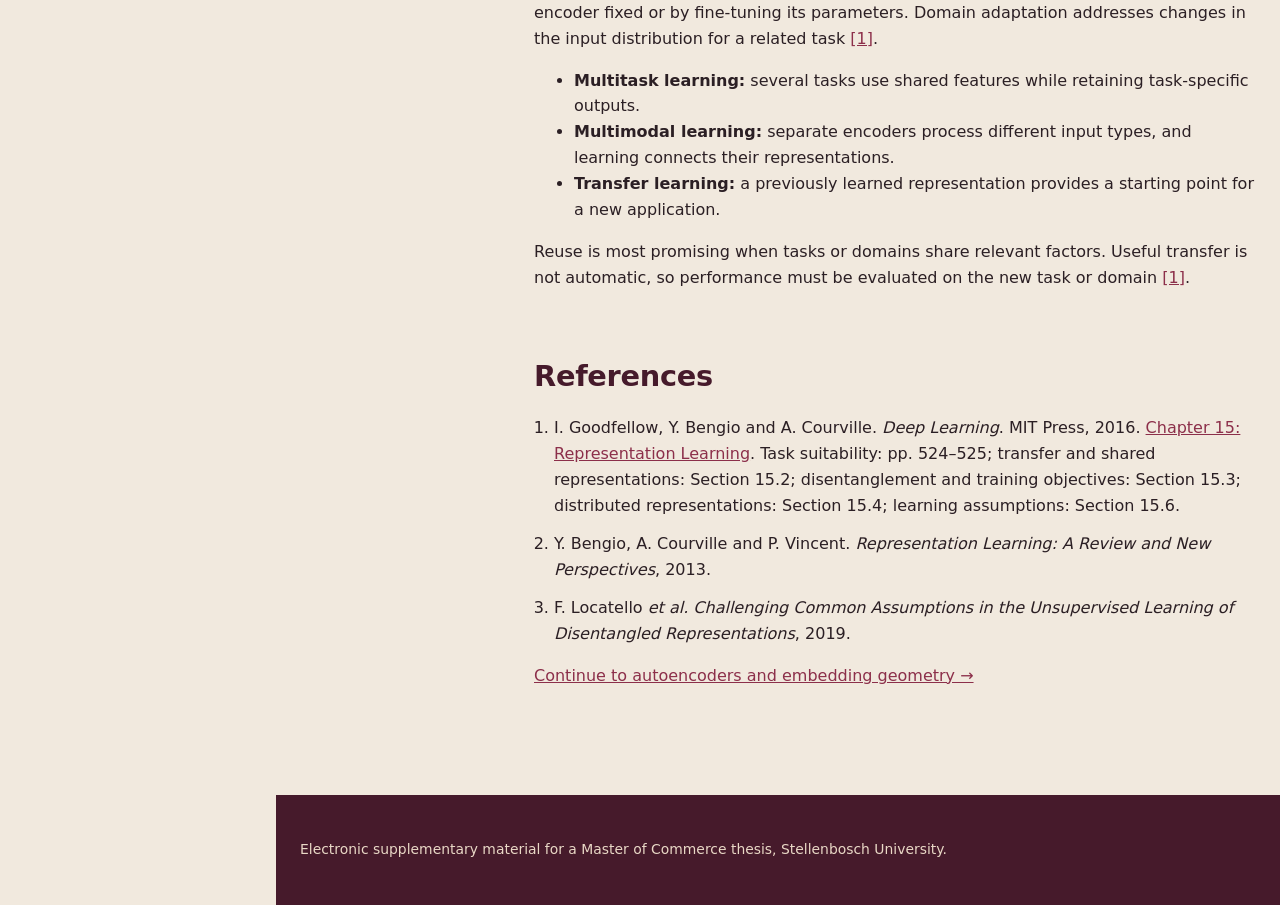
<file: representation-learning.html>
<!doctype html>
<html lang="en-GB">
<head>
<meta charset="utf-8"><meta name="viewport" content="width=device-width, initial-scale=1">
<title>Representation learning | Environmental regionalisation supplementary material</title>
<meta name="description" content="Extended background on representation learning, dimensionality, invariance, disentanglement and environmental regionalisation.">
<meta name="robots" content="noindex, nofollow, noarchive, nosnippet, noimageindex, notranslate">
<link rel="stylesheet" href="css/styles.css"><script defer src="js/site-nav.js"></script>
<link rel="stylesheet" href="css/representation-examples.css">
<script defer src="js/representation-examples.js"></script>
</head>
<body data-page="representation-learning">
<header class="site-header"><div class="wrap"><a class="brand" href="index.html">Environmental regionalisation <span>supplementary material</span></a></div></header>
<main>
<section class="hero"><div class="wrap"><p class="eyebrow">Machine-learning guide</p><h1>Representation learning</h1><p class="lede">Representation learning transforms observations into features for later analysis. The aim is not simply to use fewer features, but to organise information in a form suited to the task.</p><p class="fig-note">This page accompanies the Autoencoders subsection of the Machine learning algorithms and related methods section of the thesis. It provides additional background on invariance, disentanglement and shared representations.</p><p><a href="manifold-hypothesis.html">Background: the manifold hypothesis</a></p></div></section>
<div class="wrap layout">
<aside class="toc" aria-label="Page contents"><strong>On this page</strong>
<a href="#transformation">Purpose of representations</a><a href="#invariance">Invariance</a><a href="#disentanglement">Disentanglement</a><a href="#transfer">Shared representations</a><a href="#references">References</a></aside>
<div class="longform">
<section id="transformation"><h2>Purpose of a representation</h2><p>The performance of a machine-learning method depends on the representation supplied to it. Let <i>X</i> denote an input space containing observations such as feature vectors, time series or images. A feature transformation maps an observation <b>x</b> to a representation <b>z</b> in a feature space <i>Z</i>.</p><div class="eq"><math display="block"><mi mathvariant="bold">z</mi><mo>=</mo><mi>&phi;</mi><mo>(</mo><mi mathvariant="bold">x</mi><mo>)</mo><mo>,</mo><mspace width="1em"/><mi mathvariant="bold">x</mi><mo>&isin;</mo><mi>𝒳</mi><mo>,</mo><mspace width="0.6em"/><mi mathvariant="bold">z</mi><mo>&isin;</mo><mi>𝒵</mi></math></div><p>The transformation can be designed manually through feature engineering or learned from the observations. A transformation learned from data is referred to as representation learning or feature learning <a href="#source-bengio">[2]</a>.</p><p>Representation learning is often associated with dimensionality reduction, but fewer dimensions are not required. A learned representation can contain fewer, the same number of or more dimensions than the input. The undercomplete autoencoder in the thesis deliberately produces a lower-dimensional representation.</p><p>A representation is useful when the representation makes a subsequent task easier. A compact feature vector is not necessarily suitable for prediction or clustering, because a downstream algorithm can use only the information that the representation encodes.</p>
<p>The figure below shows the same observations under two representations. In the input coordinates the two classes form a ring and a surrounding band, so no straight boundary separates the classes. A nonlinear representation of the same input data places the two classes on either side of one straight line. The representation therefore vastly simplifies the classification task, because the problem becomes linear.</p><figure class="representation-demo"><div class="grid grid-2"><div><h3>Input coordinates</h3><svg viewBox="0 0 300 225" role="img" aria-label="Two nested classes in input space; no straight line separates the classes."><line x1="35" y1="202" x2="280" y2="202" stroke="#777"/><line x1="35" y1="202" x2="35" y2="20" stroke="#777"/><circle cx="187.6" cy="112" r="4" fill="#ad672d"/><circle cx="182.5625551822949" cy="96" r="4" fill="#ad672d"/><circle cx="168.8" cy="84.28718707889797" r="4" fill="#ad672d"/><circle cx="150" cy="80" r="4" fill="#ad672d"/><circle cx="131.20000000000002" cy="84.28718707889796" r="4" fill="#ad672d"/><circle cx="117.4374448177051" cy="96" r="4" fill="#ad672d"/><circle cx="112.4" cy="112" r="4" fill="#ad672d"/><circle cx="117.4374448177051" cy="128" r="4" fill="#ad672d"/><circle cx="131.2" cy="139.71281292110203" r="4" fill="#ad672d"/><circle cx="150" cy="144" r="4" fill="#ad672d"/><circle cx="168.8" cy="139.71281292110203" r="4" fill="#ad672d"/><circle cx="182.5625551822949" cy="128" r="4" fill="#ad672d"/><rect x="239.53039153613443" y="100.01332666825375" width="8" height="8" fill="#3c7c89"/><rect x="222.30752451379652" y="61.283171391859014" width="8" height="8" fill="#3c7c89"/><rect x="184.63811792156878" y="35.07075261395883" width="8" height="8" fill="#3c7c89"/><rect x="136.61565883519816" y="28.399666777757943" width="8" height="8" fill="#3c7c89"/><rect x="91.10772638543435" y="43.05742594570508" width="8" height="8" fill="#3c7c89"/><rect x="60.308134321401624" y="75.11649538589893" width="8" height="8" fill="#3c7c89"/><rect x="52.46960846386557" y="115.98667333174625" width="8" height="8" fill="#3c7c89"/><rect x="69.69247548620346" y="154.716828608141" width="8" height="8" fill="#3c7c89"/><rect x="107.36188207843117" y="180.92924738604114" width="8" height="8" fill="#3c7c89"/><rect x="155.3843411648018" y="187.60033322224206" width="8" height="8" fill="#3c7c89"/><rect x="200.89227361456562" y="172.94257405429494" width="8" height="8" fill="#3c7c89"/><rect x="231.69186567859833" y="140.88350461410113" width="8" height="8" fill="#3c7c89"/><text x="152" y="221" text-anchor="middle" font-size="15" fill="currentColor">x₁</text><text x="8" y="18" font-size="15" fill="currentColor">x₂</text></svg></div><div><h3>Transformed coordinates</h3><svg viewBox="0 0 300 225" role="img" aria-label="The same two classes separated by a vertical line after a designed nonlinear coordinate transformation."><line x1="35" y1="202" x2="280" y2="202" stroke="#777"/><line x1="35" y1="202" x2="35" y2="20" stroke="#777"/><line x1="155" y1="22" x2="155" y2="195" stroke="#61223b" stroke-width="2" stroke-dasharray="5 4"/><circle cx="82.80000000000001" cy="112" r="4" fill="#ad672d"/><circle cx="82.80000000000001" cy="96" r="4" fill="#ad672d"/><circle cx="82.80000000000001" cy="84.28718707889797" r="4" fill="#ad672d"/><circle cx="82.80000000000001" cy="80" r="4" fill="#ad672d"/><circle cx="82.80000000000001" cy="84.28718707889796" r="4" fill="#ad672d"/><circle cx="82.80000000000001" cy="96" r="4" fill="#ad672d"/><circle cx="82.80000000000001" cy="112" r="4" fill="#ad672d"/><circle cx="82.80000000000001" cy="128" r="4" fill="#ad672d"/><circle cx="82.80000000000001" cy="139.71281292110203" r="4" fill="#ad672d"/><circle cx="82.80000000000001" cy="144" r="4" fill="#ad672d"/><circle cx="82.80000000000001" cy="139.71281292110203" r="4" fill="#ad672d"/><circle cx="82.80000000000001" cy="128" r="4" fill="#ad672d"/><rect x="230" y="100.01332666825375" width="8" height="8" fill="#3c7c89"/><rect x="230" y="61.283171391859014" width="8" height="8" fill="#3c7c89"/><rect x="230" y="35.07075261395883" width="8" height="8" fill="#3c7c89"/><rect x="230" y="28.399666777757943" width="8" height="8" fill="#3c7c89"/><rect x="230" y="43.05742594570508" width="8" height="8" fill="#3c7c89"/><rect x="230" y="75.11649538589893" width="8" height="8" fill="#3c7c89"/><rect x="230" y="115.98667333174625" width="8" height="8" fill="#3c7c89"/><rect x="230" y="154.716828608141" width="8" height="8" fill="#3c7c89"/><rect x="230" y="180.92924738604114" width="8" height="8" fill="#3c7c89"/><rect x="230" y="187.60033322224206" width="8" height="8" fill="#3c7c89"/><rect x="230" y="172.94257405429494" width="8" height="8" fill="#3c7c89"/><rect x="230" y="140.88350461410113" width="8" height="8" fill="#3c7c89"/><text x="152" y="221" text-anchor="middle" font-size="15" fill="currentColor">z₁ = x₁² + x₂²</text><text x="8" y="18" font-size="15" fill="currentColor">z₂ = x₂</text></svg></div></div><figcaption>The same observations need a curved class boundary on the left but a straight boundary on the right. Both representations have two dimensions.</figcaption></figure></section>
<section id="invariance"><h2>Invariant features</h2>
<p>Invariance is one goal of representation learning. A representation is invariant to a specified transformation when the feature values do not change under that transformation, so the same feature is extracted from every input that the transformation relates. In practice, a model reduces the sensitivity of the representation to the transformation rather than eliminating the sensitivity. For object identification in an image, the aim is a representation that is invariant to differences in lighting and rotation between images, because the identity of the object does not change when the lighting or the orientation changes <a href="#source-goodfellow">[1]</a>.</p>
<p>Environmental regionalisation does not have one response variable that determines which variation is irrelevant. Temperature, precipitation, humidity, wind and their temporal patterns all distinguish locations, so no environmental channel is discarded as a nuisance factor. The autoencoder was therefore trained with a reconstruction loss, because the reconstruction objective retains the variation required to reconstruct the input. The clustering step then forms regions from the latent representation produced by the reconstruction objective.</p>
</section>
<section id="disentanglement"><h2>Disentanglement</h2>
<p>Disentanglement aims to represent different factors of variation separately. An object representation could separate identity, orientation and lighting, while a video representation could separate identity, movement and camera position. Unlike invariance, which suppresses sensitivity to a selected factor, disentanglement aims to keep factors separately accessible for different tasks <a href="#source-goodfellow">[1]</a>.</p>
<p>Disentanglement is a common objective in image analysis, because separate factors can be inspected individually and reused for other tasks <a href="#source-goodfellow">[1]</a>. The autoencoder in the thesis had no disentanglement objective, because unsupervised training provides no signal that identifies which environmental factor each embedding dimension should represent <a href="#source-locatello">[3]</a>. Information about one environmental factor could consequently be distributed across several embedding dimensions.</p>
<div class="representation-demo" aria-labelledby="factor-demo-title">
  <h3 id="factor-demo-title">Disentangled conceptual attributes</h3>
  <div class="representation-demo__grid">
    <div>
      <label for="factor-angle">Orientation: <output id="factor-angle-value" for="factor-angle">30</output> degrees</label>
      <input id="factor-angle" type="range" min="0" max="180" value="30" aria-label="Orientation in degrees">
      <label for="factor-light">Brightness: <output id="factor-light-value" for="factor-light">55</output>%</label>
      <input id="factor-light" type="range" min="25" max="85" value="55" aria-label="Brightness percentage">
    </div>
    <svg class="representation-demo__svg" viewBox="0 0 240 220" role="img" aria-labelledby="factor-svg-title factor-svg-desc">
      <title id="factor-svg-title">Rotating asymmetric L shape</title>
      <desc id="factor-svg-desc">A simple L shape changes orientation and brightness.</desc>
      <g id="factor-object" transform="rotate(30 120 110)">
        <path d="M80 55 H112 V135 H160 V167 H80 Z" fill="#8C2F4A"></path>
      </g>
    </svg>
  </div>
  <p><strong>Invariant representation:</strong> Object identity: L shape</p>
  <p><strong>Disentangled conceptual attributes:</strong> <span id="factor-attributes">Identity: L shape; orientation: 30 degrees; brightness: 55%</span></p>
  <p class="representation-demo__note">Designed example, not outputs from a trained model.</p>
</div>
</section>
<section id="transfer"><h2>Reusing and sharing representations</h2>
<p>A representation learned in one setting may contain features useful in another. Transfer learning reuses learned information for another setting or task, either by keeping an encoder fixed or by fine-tuning its parameters. Domain adaptation addresses changes in the input distribution for a related task <a href="#source-goodfellow">[1]</a>.</p>
<ul>
<li><strong>Multitask learning:</strong> several tasks use shared features while retaining task-specific outputs.</li>
<li><strong>Multimodal learning:</strong> separate encoders process different input types, and learning connects their representations.</li>
<li><strong>Transfer learning:</strong> a previously learned representation provides a starting point for a new application.</li>
</ul>
<p>Reuse is most promising when tasks or domains share relevant factors. Useful transfer is not automatic, so performance must be evaluated on the new task or domain <a href="#source-goodfellow">[1]</a>.</p>
</section>
<section id="references"><h2>References</h2><ol class="source-list">
<li id="source-goodfellow">I. Goodfellow, Y. Bengio and A. Courville. <em>Deep Learning</em>. MIT Press, 2016. <a href="https://www.deeplearningbook.org/contents/representation.html">Chapter 15: Representation Learning</a>. Task suitability: pp. 524–525; transfer and shared representations: Section 15.2; disentanglement and training objectives: Section 15.3; distributed representations: Section 15.4; learning assumptions: Section 15.6.</li>
<li id="source-bengio">Y. Bengio, A. Courville and P. Vincent. <em>Representation Learning: A Review and New Perspectives</em>, 2013.</li>
<li id="source-locatello">F. Locatello <em>et al.</em> <em>Challenging Common Assumptions in the Unsupervised Learning of Disentangled Representations</em>, 2019.</li>
</ol><p><a href="ml-neural-networks.html">Continue to autoencoders and embedding geometry →</a></p></section>
</div></div></main>
<footer class="site-footer"><div class="wrap"><p>Electronic supplementary material for a Master of Commerce thesis, Stellenbosch University.</p></div></footer>
</body>
</html>
</file>
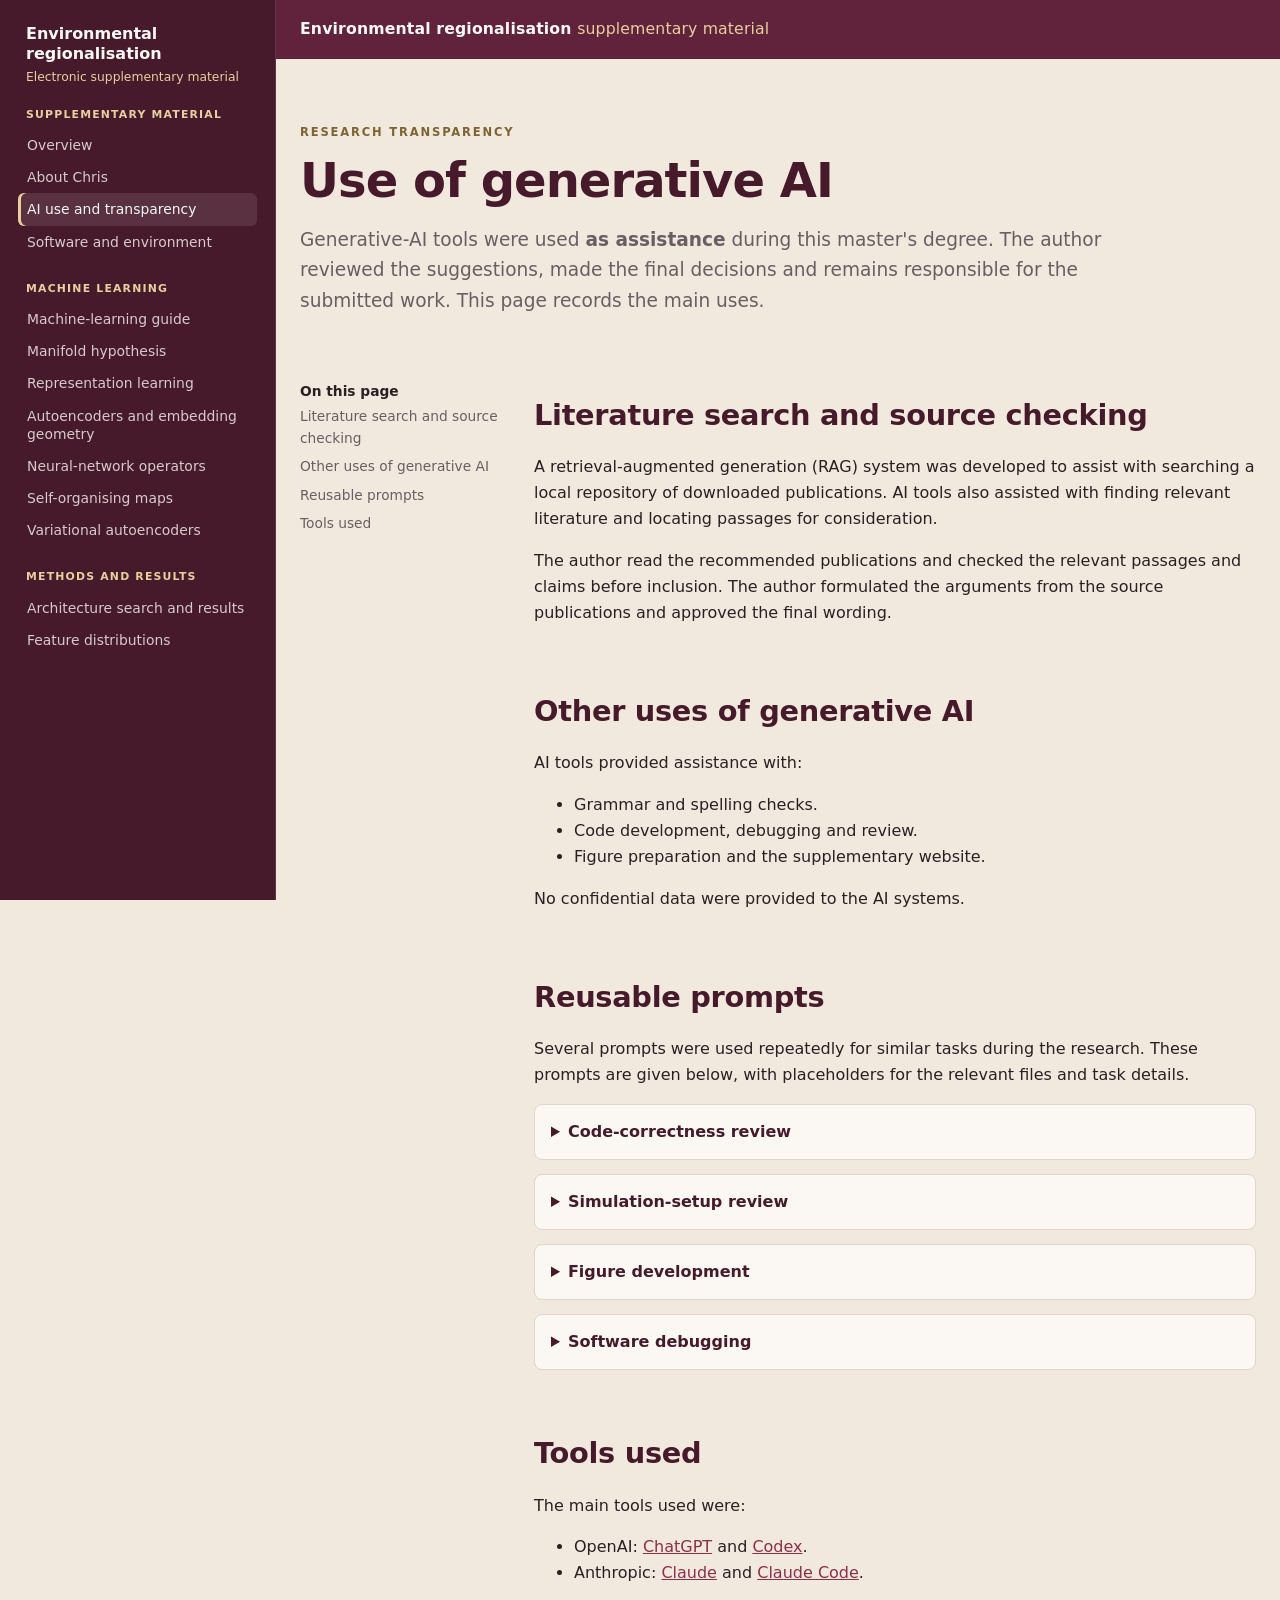
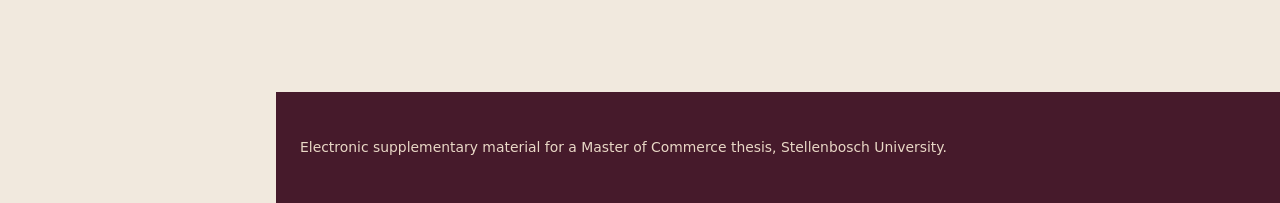
<file: research-transparency.html>
<!doctype html>
<html lang="en-GB">
<head>
<meta charset="utf-8">
<meta name="viewport" content="width=device-width, initial-scale=1">
<title>AI use and research transparency | Environmental regionalisation supplementary material</title>
<meta name="description" content="A transparent account of how generative AI supported writing, code review, simulation review, figures, debugging and website development for this thesis.">
<meta name="robots" content="noindex, nofollow, noarchive, nosnippet, noimageindex, notranslate">
<meta name="googlebot" content="noindex, nofollow, noarchive, nosnippet">
<meta name="bingbot" content="noindex, nofollow, noarchive, nosnippet">
<!-- Opt out of model training and retrieval. -->
<meta name="robots" content="noai, noimageai">
<meta name="CCBot" content="nofollow">
<link rel="stylesheet" href="css/styles.css?v=20260902-1">
<script defer src="js/site-nav.js?v=20260902-1"></script>
</head>
<body data-page="transparency">

<header class="site-header">
  <div class="wrap">
    <a class="brand" href="index.html">Environmental regionalisation <span>supplementary material</span></a>
  </div>
</header>

<main>
  <section class="hero">
    <div class="wrap">
      <p class="eyebrow">Research transparency</p>
      <h1>Use of generative AI</h1>
      <p class="lede">
        Generative-AI tools were used <strong>as assistance</strong> during this master's degree.
        The author reviewed the suggestions, made the final decisions and remains responsible for
        the submitted work. This page records the main uses.
      </p>
    </div>
  </section>

  <div class="wrap layout">
    <aside class="toc" aria-label="Page contents">
      <strong>On this page</strong>
      <a href="#literature">Literature search and source checking</a>
      <a href="#role">Other uses of generative AI</a>
      <a href="#prompts">Reusable prompts</a>
      <a href="#tools">Tools used</a>
    </aside>

    <article class="longform">
      <section id="literature">
        <h2>Literature search and source checking</h2>
        <p>
          A retrieval-augmented generation (RAG) system was developed to assist with searching a
          local repository of downloaded publications. AI tools also assisted with finding
          relevant literature and locating passages for consideration.
        </p>
        <p>
          The author read the recommended publications and checked the relevant passages and
          claims before inclusion. The author formulated the arguments from the source
          publications and approved the final wording.
        </p>
      </section>

      <section id="role">
        <h2>Other uses of generative AI</h2>
        <p>AI tools provided assistance with:</p>
        <ul>
          <li>Grammar and spelling checks.</li>
          <li>Code development, debugging and review.</li>
          <li>Figure preparation and the supplementary website.</li>
        </ul>
        <p>No confidential data were provided to the AI systems.</p>
      </section>

      <section id="prompts">
        <h2>Reusable prompts</h2>
        <p>
          Several prompts were used repeatedly for similar tasks during the research.
          These prompts are given below, with placeholders for the relevant files and task details.
        </p>

        <details class="prompt-card">
          <summary>Code-correctness review</summary>
          <pre> Review the code file(s) [user input to the relevant directories] for logical and numerical correctness. Check array dimensions, tensor shapes, indexing, transformations,
            data leakage, random-state handling and consistency between the implementation and the stated analysis: [user describes the implementation and intended analysis]
            Report each confirmed problem with the evidence used to identify it. If any errors are found list them with suggested corrections.</pre>
        </details>

        <details class="prompt-card">
          <summary>Simulation-setup review</summary>
          <pre>Review the completed simulation setup [user input to the relevant directories]. Check that the assumptions, parameter values, random seeds, comparison baselines,
            repetitions and evaluation measures answer the intended question: [user input of the intended question]. Identify confounding choices or cases in which the simulated evidence would
            not support the stated interpretation: [user input the interpretation]. If any errors are found list them with suggested corrections.</pre>
        </details>

        <details class="prompt-card">
          <summary>Figure development</summary>
          <pre>Create or revise the figure using the following information and specifications:

[User-supplied figure requirements, design choices and source data]

Preserve every numerical value and label and produce a transparent figure. Save the figure-generation code and outputs in the relevant project directory:

[Path to the relevant project directory]</pre>
        </details>

        <details class="prompt-card">
          <summary>Software debugging</summary>
          <pre>The code produces the following error or unexpected behaviour:

[User description of the error, observed behaviour and suspected causes]

Diagnose the reported behaviour and identify potential causes. List the potential errors and suggested code changes.</pre>
        </details>

      </section>
      <section id="tools">
        <h2>Tools used</h2>
        <p>The main tools used were:</p>
        <ul>
          <li>OpenAI: <a href="https://chatgpt.com/">ChatGPT</a> and <a href="https://openai.com/codex/">Codex</a>.</li>
          <li>Anthropic: <a href="https://claude.ai/">Claude</a> and <a href="https://claude.com/product/claude-code">Claude Code</a>.</li>
        </ul>
      </section>
    </article>
  </div>
</main>

<footer class="site-footer">
  <div class="wrap">
    <p>Electronic supplementary material for a Master of Commerce thesis, Stellenbosch University.</p>
  </div>
</footer>

</body>
</html>
</file>
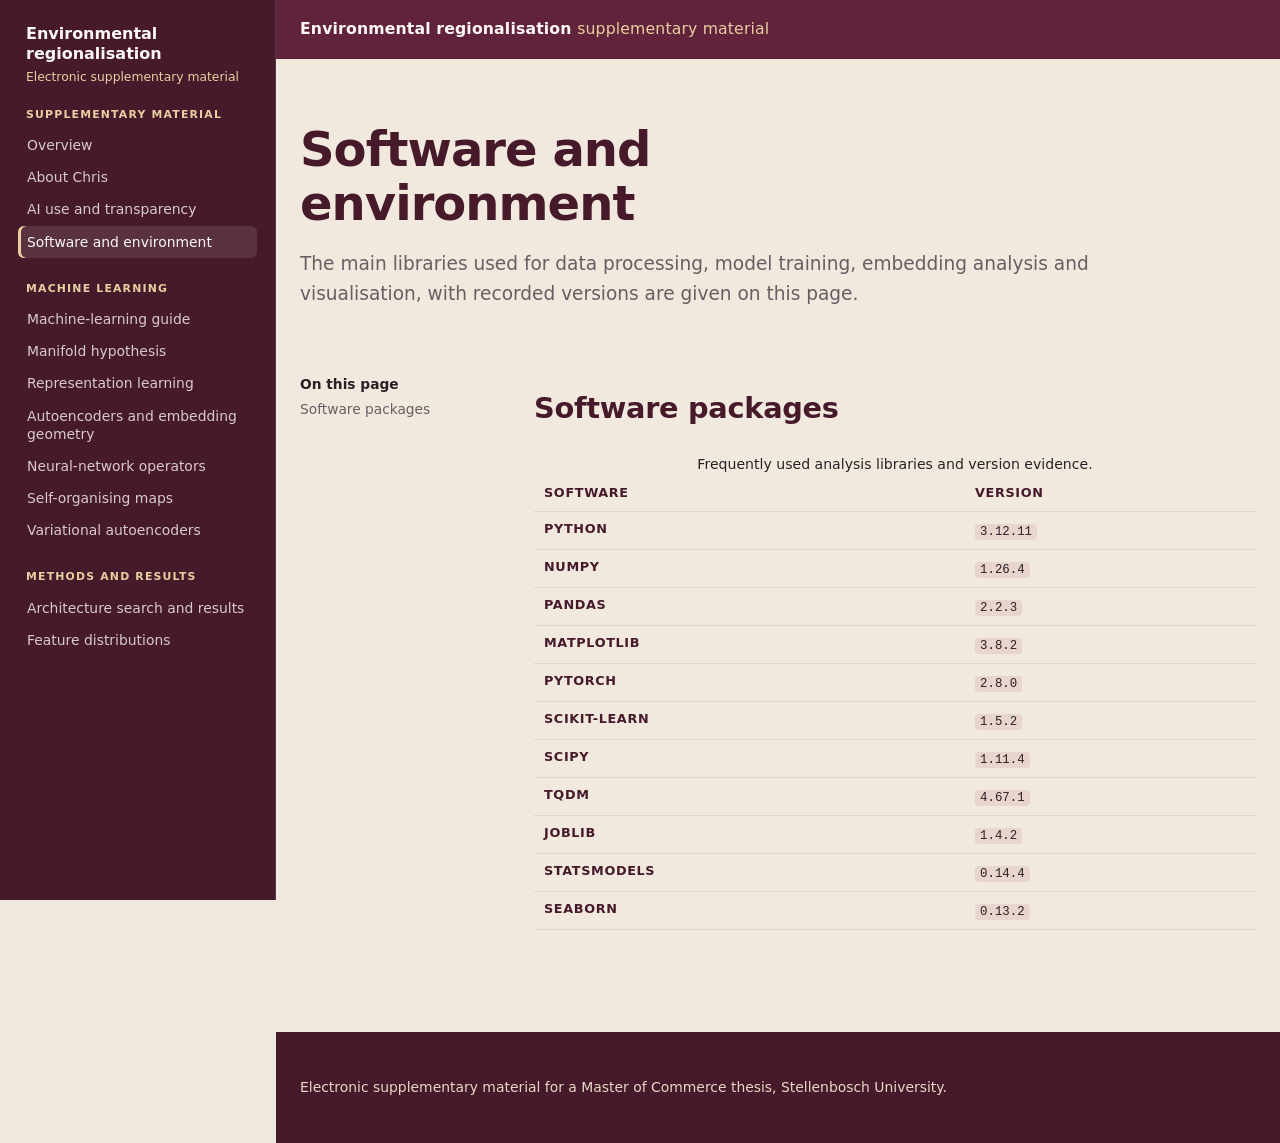
<file: software-environment.html>
<!doctype html>
<html lang="en-GB">
<head>
<meta charset="utf-8">
<meta name="viewport" content="width=device-width, initial-scale=1">
<title>Software and environment | Environmental regionalisation supplementary material</title>
<meta name="description" content="Frequently used research libraries, recorded software versions and a dependency-checked reproduction profile for the environmental regionalisation thesis.">
<meta name="robots" content="noindex, nofollow, noarchive, nosnippet, noimageindex, notranslate">
<meta name="googlebot" content="noindex, nofollow, noarchive, nosnippet">
<meta name="bingbot" content="noindex, nofollow, noarchive, nosnippet">
<meta name="robots" content="noai, noimageai">
<meta name="CCBot" content="nofollow">
<link rel="stylesheet" href="css/styles.css?v=20260902-1">
<script defer src="js/site-nav.js?v=20261003-software"></script>
<style>
  .software-table th, .software-table td { vertical-align: top; }
  .software-table small { display: block; color: var(--muted); margin-top: .25rem; }
  .software-table code { white-space: nowrap; }
  .software-files { overflow-wrap: anywhere; }
  .software-status { border-left: 3px solid var(--accent); padding: .7rem 1rem; background: var(--panel, #f7f5f0); }
  .software-code { overflow-x: auto; padding: 1rem; background: var(--panel, #f7f5f0); border: 1px solid var(--line, #dedad1); border-radius: 6px; }
</style>
</head>
<body data-page="software">
<header class="site-header"><div class="wrap">
  <a class="brand" href="index.html">Environmental regionalisation <span>supplementary material</span></a>
</div></header>
<main>
  <section class="hero"><div class="wrap">
    <h1>Software and environment</h1>
    <p class="lede">The main libraries used for data processing, model training, embedding analysis
      and visualisation, with recorded versions are given on this page.</p>
  </div></section>
  <div class="wrap layout">
    <aside class="toc" aria-label="Page contents">
      <strong>On this page</strong>
      <a href="#packages">Software packages</a>
    </aside>
    <article class="longform">
      <section id="packages">
        <h2>Software packages</h2>
        <div class="table-scroll" tabindex="0" role="region" aria-label="Principal software versions">
          <table class="software-table">
            <caption>Frequently used analysis libraries and version evidence.</caption>
            <thead><tr><th scope="col">Software</th><th scope="col">Version</th></tr></thead>
            <tbody>
              <tr><th scope="row">Python</th><td><code>3.12.11</code></td></tr>
              <tr><th scope="row">NumPy</th><td><code>1.26.4</code></td></tr>
              <tr><th scope="row">pandas</th><td><code>2.2.3</code></td></tr>
              <tr><th scope="row">Matplotlib</th><td><code>3.8.2</code></td></tr>
              <tr><th scope="row">PyTorch</th><td><code>2.8.0</code></td></tr>
              <tr><th scope="row">scikit-learn</th><td><code>1.5.2</code></td></tr>
              <tr><th scope="row">SciPy</th><td><code>1.11.4</code></td></tr>
              <tr><th scope="row">tqdm</th><td><code>4.67.1</code></td></tr>
              <tr><th scope="row">joblib</th><td><code>1.4.2</code></td></tr>
              <tr><th scope="row">statsmodels</th><td><code>0.14.4</code></td></tr>
              <tr><th scope="row">seaborn</th><td><code>0.13.2</code></td></tr>
            </tbody>
          </table>
        </div>
      </section>
    </article>
  </div>
</main>
<footer class="site-footer"><div class="wrap"><p>Electronic supplementary material for a Master of Commerce thesis, Stellenbosch University.</p></div></footer>
</body>
</html>
</file>
<file: css/styles.css>
/* Supplementary material site
   Palette and rhythm follow the poster website so the two read as one family. */

:root {
  --page: #F1E9DE;
  --paper: #FBF8F4;
  --ink: #2B1F24;
  --muted: #6B5D63;
  --heading: #461A2B;
  --eyebrow: #7E6432;
  --border: #E0D6C9;
  --header-bg: #61223B;
  --header-text: #FBF8F4;
  --header-sub: #E8CFA0;
  --footer-bg: #461A2B;
  --footer-text: #E9D8C6;
  --card-shadow: 0 18px 50px -28px rgba(70, 26, 43, 0.45);
  --accent: #8C2F4A;
  --accent-soft: rgba(140, 47, 74, 0.10);
  --ok: #3F6B4A;
  --warn: #9A5B18;
  --bad: #93312C;

  /* diagram tokens, read by the canvas engine */
  --d-strided: #61223B;
  --d-dilated: #8C6B2F;
  --d-pool: #4A6670;
  --d-mlp: #3F6B4A;
  --d-latent: #C2761F;
  --d-grid: #D9CDBD;

  --font: 'Inter', 'Segoe UI', system-ui, -apple-system, Roboto, Helvetica, Arial, sans-serif;
  --mono: 'JetBrains Mono', 'SFMono-Regular', Consolas, 'Liberation Mono', monospace;
  --radius-md: 8px;
  --radius-lg: 14px;
  --radius-xl: 18px;
  --wrap: 1120px;
}

* { box-sizing: border-box; }

html { scroll-behavior: smooth; }

body {
  margin: 0;
  background: var(--page);
  color: var(--ink);
  font-family: var(--font);
  font-size: 16px;
  line-height: 1.62;
  -webkit-font-smoothing: antialiased;
}

.wrap { max-width: var(--wrap); margin: 0 auto; padding: 0 24px; }

/* ---------- header ---------- */

.site-header {
  background: var(--header-bg);
  color: var(--header-text);
  position: sticky;
  top: 0;
  z-index: 50;
  border-bottom: 1px solid rgba(0, 0, 0, 0.08);
}
.site-header .wrap {
  min-height: 58px;
  display: flex;
  align-items: center;
  gap: 18px;
}
.brand {
  font-weight: 650;
  letter-spacing: 0.01em;
  color: var(--header-text);
  text-decoration: none;
  font-size: 0.98rem;
}
.brand span { color: var(--header-sub); font-weight: 400; }
.nav { margin-left: auto; display: flex; align-items: center; gap: 20px; }
.nav a {
  color: var(--header-text);
  text-decoration: none;
  font-size: 0.9rem;
  opacity: 0.86;
  border-bottom: 1px solid transparent;
  padding-bottom: 2px;
}
.nav a:hover, .nav a[aria-current='page'] { opacity: 1; border-bottom-color: var(--header-sub); }

/* ---------- supplementary-page navigation ---------- */

.has-site-sidebar { padding-left: 276px; }
.has-site-sidebar .site-header .nav { display: none; }
.site-sidebar {
  position: fixed;
  inset: 0 auto 0 0;
  z-index: 80;
  width: 276px;
  overflow-y: auto;
  padding: 24px 18px 32px;
  background: var(--heading);
  color: var(--header-text);
  border-right: 1px solid rgba(255,255,255,0.12);
}
.site-sidebar-brand {
  display: block;
  padding: 0 8px 20px;
  color: var(--header-text);
  text-decoration: none;
  font-weight: 680;
  line-height: 1.28;
}
.site-sidebar-brand span {
  display: block;
  margin-top: 5px;
  color: var(--header-sub);
  font-size: 0.77rem;
  font-weight: 450;
}
.site-nav-group + .site-nav-group { margin-top: 22px; }
.site-nav-label {
  margin: 0 8px 6px;
  color: var(--header-sub);
  font-size: 0.68rem;
  font-weight: 700;
  letter-spacing: 0.11em;
  text-transform: uppercase;
}
.site-sidebar nav a,
.mobile-site-nav nav a {
  display: block;
  padding: 7px 9px;
  border-radius: 6px;
  color: rgba(251,248,244,0.80);
  font-size: 0.87rem;
  line-height: 1.3;
  text-decoration: none;
}
.site-sidebar nav a:hover,
.site-sidebar nav a[aria-current='page'] {
  background: rgba(255,255,255,0.10);
  color: var(--header-text);
}
.site-sidebar nav a[aria-current='page'] { box-shadow: inset 3px 0 0 var(--header-sub); }
.mobile-site-nav { display: none; }


/* ---------- hero ---------- */

.hero { padding: 64px 0 40px; }
.eyebrow {
  text-transform: uppercase;
  letter-spacing: 0.16em;
  font-size: 0.72rem;
  font-weight: 650;
  color: var(--eyebrow);
  margin: 0 0 12px;
}
.hero h1 {
  font-size: clamp(1.9rem, 4.2vw, 3rem);
  line-height: 1.12;
  margin: 0 0 18px;
  color: var(--heading);
  letter-spacing: -0.02em;
  max-width: 20ch;
}
.lede { font-size: clamp(1.02rem, 1.6vw, 1.16rem); color: var(--muted); max-width: 68ch; margin: 0 0 24px; }
.byline { font-size: 0.92rem; color: var(--muted); margin: 0; }
.byline strong { color: var(--ink); font-weight: 600; }

/* ---------- researcher profile ---------- */

.about-section { scroll-margin-top: 58px; }
.about-gallery {
  display: grid;
  grid-template-columns: minmax(240px, 0.72fr) minmax(0, 1.45fr);
  gap: 20px;
  align-items: stretch;
  margin-top: 24px;
}
.about-photo {
  display: flex;
  flex-direction: column;
  min-width: 0;
  margin: 0;
  overflow: hidden;
  background: var(--paper);
  border: 1px solid var(--border);
  border-radius: var(--radius-lg);
  box-shadow: var(--card-shadow);
}
.about-photo img {
  display: block;
  width: 100%;
  height: auto;
  object-fit: contain;
  image-rendering: auto;
}
.about-photo figcaption {
  flex: 1;
  max-width: none;
  margin: 0;
  padding: 13px 16px 15px;
}

/* ---------- sections ---------- */

section { padding: 42px 0; }
h2 {
  font-size: clamp(1.35rem, 2.4vw, 1.8rem);
  color: var(--heading);
  margin: 0 0 10px;
  letter-spacing: -0.01em;
}
h3 { font-size: 1.06rem; color: var(--heading); margin: 28px 0 8px; }
.section-lede { color: var(--muted); max-width: 72ch; margin: 0 0 22px; }
p { max-width: 74ch; }

.card {
  background: var(--paper);
  border: 1px solid var(--border);
  border-radius: var(--radius-lg);
  box-shadow: var(--card-shadow);
  padding: 22px;
  margin: 18px 0;
}

.grid { display: grid; gap: 16px; }
.grid-2 { grid-template-columns: repeat(2, minmax(0, 1fr)); }
.grid-3 { grid-template-columns: repeat(3, minmax(0, 1fr)); }
.grid-4 { grid-template-columns: repeat(4, minmax(0, 1fr)); }

.stat { background: var(--paper); border: 1px solid var(--border); border-radius: var(--radius-md); padding: 16px 18px; }
.stat .n { font-size: 1.5rem; font-weight: 680; color: var(--heading); font-variant-numeric: tabular-nums; display: block; line-height: 1.2; }
.stat .k { font-size: 0.8rem; color: var(--muted); display: block; margin-top: 4px; }

/* ---------- animated data overview ---------- */

.data-timeline {
  margin: 24px 0 20px;
  padding: 18px;
  background: var(--paper);
  border: 1px solid var(--border);
  border-radius: var(--radius-lg);
  box-shadow: var(--card-shadow);
}
.data-timeline-heading {
  display: flex;
  align-items: baseline;
  justify-content: space-between;
  gap: 16px;
  margin-bottom: 12px;
}
.data-timeline-heading strong { color: var(--heading); font-size: 0.98rem; }
.data-timeline-heading span {
  color: var(--muted);
  font-family: var(--mono);
  font-size: 0.78rem;
  font-variant-numeric: tabular-nums;
}
.data-timeline-canvas-wrap {
  overflow: hidden;
  border: 1px solid var(--border);
  border-radius: var(--radius-md);
  background: var(--page);
}
#data-timeline-canvas { display: block; width: 100%; height: 350px; }
.data-timeline-controls {
  display: flex;
  align-items: center;
  gap: 12px;
  margin-top: 12px;
}
.data-timeline-controls button {
  min-width: 70px;
  padding: 5px 13px;
  border: 1px solid var(--border);
  border-radius: 999px;
  background: var(--paper);
  color: var(--ink);
  font: inherit;
  font-size: 0.8rem;
  cursor: pointer;
}
.data-timeline-controls button:hover { border-color: var(--accent); color: var(--accent); }
.data-timeline-progress {
  flex: 1;
  height: 4px;
  overflow: hidden;
  border-radius: 999px;
  background: var(--border);
}
.data-timeline-progress span {
  display: block;
  width: 0;
  height: 100%;
  border-radius: inherit;
  background: var(--accent);
}
.data-timeline figcaption { margin-top: 10px; }

/* ---------- architecture cards ---------- */

.arch-card { scroll-margin-top: 80px; }
.arch-head { display: flex; align-items: baseline; gap: 12px; flex-wrap: wrap; margin-bottom: 4px; }
.arch-head h3 { margin: 0; font-size: 1.14rem; }
.tag {
  font-size: 0.7rem;
  text-transform: uppercase;
  letter-spacing: 0.09em;
  font-weight: 650;
  padding: 3px 9px;
  border-radius: 999px;
  border: 1px solid var(--border);
  color: var(--muted);
  white-space: nowrap;
}
.tag.selected { background: rgba(63, 107, 74, 0.13); color: var(--ok); border-color: rgba(63, 107, 74, 0.35); }
.tag.retained { background: rgba(63, 107, 74, 0.10); color: var(--ok); border-color: rgba(63, 107, 74, 0.28); }
.tag.eliminated { background: rgba(147, 49, 44, 0.10); color: var(--bad); border-color: rgba(147, 49, 44, 0.28); }
.tag.reference { background: var(--accent-soft); color: var(--accent); border-color: rgba(140, 47, 74, 0.28); }

.arch-tagline { color: var(--muted); margin: 6px 0 14px; font-size: 0.95rem; max-width: 78ch; }

.canvas-wrap { position: relative; width: 100%; background: var(--paper); border: 1px solid var(--border); border-radius: var(--radius-md); overflow: hidden; }
canvas.arch { display: block; width: 100%; height: 340px; }
canvas.arch.mid { height: 390px; }
canvas.arch.tall { height: 460px; }
canvas.op { display: block; width: 100%; height: 210px; }
canvas.recon { display: block; width: 100%; height: 520px; }
canvas.op.tall { height: 300px; }
canvas.op.xl { height: 430px; }

.controls { display: flex; align-items: center; gap: 12px; margin-top: 10px; flex-wrap: wrap; }
.controls button {
  font: inherit;
  font-size: 0.84rem;
  padding: 6px 14px;
  border-radius: 999px;
  border: 1px solid var(--border);
  background: var(--paper);
  color: var(--ink);
  cursor: pointer;
}
.controls button:hover { border-color: var(--accent); color: var(--accent); }
.controls input[type='range'] { flex: 1; min-width: 140px; accent-color: var(--accent); }
.phase-label { font-size: 0.82rem; color: var(--muted); font-variant-numeric: tabular-nums; min-width: 20ch; }

/* ---------- spec tables ---------- */

table { border-collapse: collapse; width: 100%; font-size: 0.88rem; margin: 12px 0; }
th, td { text-align: left; padding: 7px 10px; border-bottom: 1px solid var(--border); }
th { font-weight: 640; color: var(--heading); font-size: 0.8rem; text-transform: uppercase; letter-spacing: 0.05em; }
td.num, th.num { text-align: right; font-variant-numeric: tabular-nums; font-family: var(--mono); font-size: 0.83rem; }
.table-scroll { overflow-x: auto; }

.chips { display: flex; flex-wrap: wrap; gap: 7px; margin: 10px 0 2px; }
.chip {
  font-size: 0.78rem;
  font-family: var(--mono);
  padding: 4px 10px;
  border-radius: var(--radius-md);
  border: 1px solid var(--border);
  background: var(--page);
  color: var(--muted);
}
.chip b { color: var(--ink); font-weight: 600; }

.picker { display: flex; flex-wrap: wrap; gap: 8px; margin: 4px 0 16px; }
.picker button {
  font: inherit;
  font-size: 0.82rem;
  padding: 6px 13px;
  border-radius: 999px;
  border: 1px solid var(--border);
  background: var(--paper);
  color: var(--muted);
  cursor: pointer;
}
.picker button[aria-pressed='true'] { background: var(--accent); border-color: var(--accent); color: #fff; font-weight: 600; }

/* ---------- notes ---------- */

.note {
  border-left: 3px solid var(--eyebrow);
  background: var(--paper);
  padding: 12px 16px;
  border-radius: 0 var(--radius-md) var(--radius-md) 0;
  margin: 16px 0;
  font-size: 0.92rem;
}
.note.warn { border-left-color: var(--warn); }
.note.flag { border-left-color: var(--bad); }
.note strong { color: var(--heading); }
.note p { margin: 0; max-width: none; }
.note p + p { margin-top: 8px; }

figcaption, .fig-note { font-size: 0.84rem; color: var(--muted); margin-top: 8px; }

.legend { display: flex; flex-wrap: wrap; gap: 16px; margin: 12px 0 0; font-size: 0.82rem; color: var(--muted); }
.legend span { display: inline-flex; align-items: center; gap: 7px; }
.swatch { width: 13px; height: 13px; border-radius: 3px; display: inline-block; }

a { color: var(--accent); }
code { font-family: var(--mono); font-size: 0.88em; background: var(--accent-soft); padding: 1px 5px; border-radius: 4px; }

.site-footer { background: var(--footer-bg); color: var(--footer-text); margin-top: 56px; padding: 30px 0; font-size: 0.87rem; }
.site-footer a { color: var(--footer-text); }

.toc { position: sticky; top: 70px; align-self: start; font-size: 0.86rem; }
.toc a { display: block; padding: 3px 0; color: var(--muted); text-decoration: none; }
.toc a:hover { color: var(--accent); }
.layout { display: grid; grid-template-columns: 200px minmax(0, 1fr); gap: 34px; }

@media (max-width: 900px) {
  .has-site-sidebar { padding-left: 0; }
  .site-sidebar { display: none; }
  .mobile-site-nav {
    display: block;
    margin: 14px 18px 0;
    border: 1px solid var(--border);
    border-radius: var(--radius-md);
    background: var(--paper);
  }
  .mobile-site-nav summary {
    cursor: pointer;
    padding: 11px 14px;
    color: var(--heading);
    font-weight: 650;
  }
  .mobile-site-nav nav { padding: 0 8px 10px; }
  .mobile-site-nav .site-nav-group + .site-nav-group { margin-top: 10px; }
  .mobile-site-nav .site-nav-label { color: var(--eyebrow); margin-top: 10px; }
  .mobile-site-nav nav a { color: var(--muted); }
  .mobile-site-nav nav a[aria-current='page'] { background: var(--accent-soft); color: var(--accent); }
  .layout { grid-template-columns: 1fr; }
  .toc { position: static; display: none; }
  .grid-3, .grid-4 { grid-template-columns: repeat(2, minmax(0, 1fr)); }
}
@media (max-width: 620px) {
  .grid-2, .grid-3, .grid-4 { grid-template-columns: 1fr; }
  .about-gallery { grid-template-columns: 1fr; }
  .about-photo img { max-height: 520px; }
  canvas.arch { height: 280px; }
  canvas.recon { height: 430px; }
  canvas.op.tall { height: 260px; }
  canvas.op.xl { height: 360px; }
  canvas.arch.mid { height: 330px; }
  canvas.arch.tall { height: 400px; }
  .hero { padding: 40px 0 28px; }
  .nav { gap: 12px; }
  .nav a.hide-sm { display: none; }
  #data-timeline-canvas { height: 320px; }
  .data-timeline { padding: 12px; }
  .data-timeline-heading { align-items: flex-start; flex-direction: column; gap: 2px; }
}

@media (prefers-reduced-motion: reduce) {
  html { scroll-behavior: auto; }
}


.eq {
  background: var(--page);
  border: 1px solid var(--border);
  border-radius: var(--radius-md);
  padding: 14px 16px;
  margin: 16px 0;
  overflow-x: auto;
  text-align: center;
}
.eq math { font-size: 1.12rem; color: var(--heading); }
.eq math + math { margin-top: 10px; }
math { font-family: 'Latin Modern Math', 'Cambria Math', 'STIX Two Math', serif; }
@media (max-width: 620px) { .eq math { font-size: 1rem; } }

/* ---------- long-form supplementary pages ---------- */

.longform { min-width: 0; }
.longform section { padding: 12px 0 34px; }
.longform h2 { scroll-margin-top: 78px; }
.longform p { max-width: 78ch; }

.figure-panel {
  background: var(--paper);
  border: 1px solid var(--border);
  border-radius: var(--radius-lg);
  box-shadow: var(--card-shadow);
  padding: 18px;
  margin: 22px 0;
}
.figure-panel img {
  display: block;
  max-width: 100%;
  max-height: 560px;
  width: auto;
  height: auto;
  margin: 0 auto;
}
.figure-panel figcaption { max-width: 78ch; margin: 12px auto 0; }

.procedure ol { margin: 0; padding-left: 1.35rem; }
.procedure li + li { margin-top: 8px; }
.source-list { max-width: 78ch; padding-left: 1.25rem; }
.source-list li + li { margin-top: 12px; }

/* ---------- research transparency ---------- */

.transparency-note {
  max-width: 78ch;
  padding: 16px 18px;
  border-left: 4px solid var(--accent);
  border-radius: 0 var(--radius-md) var(--radius-md) 0;
  background: var(--accent-soft);
}
.prompt-card {
  max-width: 82ch;
  margin: 14px 0;
  overflow: hidden;
  border: 1px solid var(--border);
  border-radius: var(--radius-md);
  background: var(--paper);
  box-shadow: var(--card-shadow);
}
.prompt-card summary {
  cursor: pointer;
  padding: 14px 16px;
  color: var(--heading);
  font-weight: 650;
}
.prompt-card[open] summary { border-bottom: 1px solid var(--border); }
.prompt-card pre {
  margin: 0;
  padding: 16px;
  overflow-x: auto;
  white-space: pre-wrap;
  color: var(--ink);
  font-family: var(--mono);
  font-size: 0.82rem;
  line-height: 1.55;
}
/* ---------- feature-distribution gallery ---------- */

.plot-grid {
  display: grid;
  grid-template-columns: minmax(0, 1fr);
  gap: 24px;
  margin-top: 18px;
}
.plot-card {
  background: var(--paper);
  border: 1px solid var(--border);
  border-radius: var(--radius-lg);
  box-shadow: var(--card-shadow);
  padding: 14px;
  margin: 0;
}
.plot-card a { display: block; }
.plot-card img {
  display: block;
  width: 100%;
  height: auto;
  margin: 0 auto;
}
.plot-card figcaption {
  margin: 10px 4px 2px;
  color: var(--heading);
  font-weight: 600;
}
</file>
<file: css/convolutional-operators.css>
.operators-page .card{scroll-margin-top:90px;margin:24px 0}
.operator-index{display:flex;flex-wrap:wrap;gap:10px;margin-bottom:18px}
.operator-index a{padding:8px 12px;border:1px solid var(--border);border-radius:6px;background:var(--paper)}
.operators-page .operator-scroll{overflow-x:auto;overscroll-behavior-inline:contain}
.operators-page canvas.op{width:100%;min-width:1080px;height:315px}
.operators-page canvas.op.tall{height:450px}
.operators-page canvas.op.xl{height:645px}
.operators-page #pointwise canvas.op{height:570px}
.operators-page #transposed canvas.op{height:540px}
.operators-page #dilation canvas.op{height:375px}
.operator-scroll:focus-visible{outline:2px solid var(--accent);outline-offset:3px}
@media(max-width:600px){.operators-page .card{padding:16px}.operator-index{display:grid}.operators-page .eq{overflow-x:auto}}
</file>
<file: css/manifold.css>
.manifold-intro, .manifold-context { max-width: 78ch; }
.manifold-context { margin: 0 0 20px; color: var(--muted); }
.manifold-figure { padding: 14px; }
.manifold-stage { background: var(--page); border: 1px solid var(--border); border-radius: var(--radius-md); overflow: hidden; }
.manifold-panels { display: grid; grid-template-columns: repeat(2, minmax(0, 1fr)); }
.manifold-panels svg { display: block; width: 100%; height: auto; min-width: 0; }
.manifold-controls { display: grid; grid-template-columns: minmax(180px, 1.2fr) repeat(2, minmax(150px, 0.8fr)); gap: 12px 18px; align-items: end; margin-top: 14px; }
.manifold-control { display: grid; gap: 5px; color: var(--muted); font-size: .84rem; }
.manifold-control output { color: var(--heading); font-family: var(--mono); font-size: .8rem; }
.manifold-control input { width: 100%; accent-color: var(--accent); }
.manifold-control button { justify-self: start; font: inherit; font-size: .84rem; padding: 6px 14px; border-radius: 999px; border: 1px solid var(--border); background: var(--paper); color: var(--ink); cursor: pointer; }
.manifold-control button:hover, .manifold-control button:focus-visible { border-color: var(--accent); color: var(--accent); }
.point-readout { margin-top: 14px; padding: 13px 15px; background: var(--accent-soft); border-left: 3px solid var(--accent); border-radius: 0 var(--radius-md) var(--radius-md) 0; color: var(--ink); }
.point-readout strong { color: var(--heading); }
.manifold-note { margin-top: 18px; }
.manifold-caption { max-width: 82ch; }
.manifold-figure svg text { font-family: var(--font); }
.manifold-figure svg .axis-label, .manifold-figure svg .panel-title { fill: var(--heading); font-weight: 650; }
.manifold-figure svg .axis-label { font-size: 14px; }
.manifold-figure svg .panel-title { font-size: 16px; }
.manifold-figure svg .panel-subtitle { fill: var(--muted); font-size: 12px; }
.manifold-figure svg .manifold-point { cursor: pointer; stroke: var(--paper); stroke-width: 1.2; }
.manifold-figure svg .manifold-point:focus { outline: none; stroke: var(--ink); stroke-width: 3; }
.manifold-figure svg .manifold-point.is-selected { stroke: var(--ink); stroke-width: 3; }
.manifold-figure svg .surface { fill: rgba(140,47,74,.06); stroke: rgba(97,34,59,.32); stroke-width: 1; }
.manifold-figure svg .grid-line { fill: none; stroke: rgba(97,34,59,.25); stroke-width: 1; }
.manifold-figure svg .axis { stroke: var(--muted); stroke-width: 1.2; }
@media (max-width: 720px) { .manifold-controls { grid-template-columns: 1fr; } .manifold-panels { grid-template-columns: 1fr; } .manifold-panels svg { border-bottom: 1px solid var(--border); } .manifold-panels svg:last-child { border-bottom: 0; } }
@media (prefers-reduced-motion: reduce) { #manifold-svg * { transition: none !important; } }
</file>
<file: css/environment-encoding.css>
.encoding-demo { padding:24px; border:1px solid var(--border); border-radius:var(--radius-md); background:var(--paper); margin:24px 0; }
.encoding-toolbar { display:flex; gap:12px; flex-wrap:wrap; align-items:center; margin-bottom:24px; }
.encoding-toolbar select,.encoding-toolbar button { font:inherit; padding:7px 12px; color:var(--ink); background:var(--page); border:1px solid var(--border); border-radius:6px; }
.encoding-flow { display:grid; grid-template-columns:minmax(0,2fr) 40px minmax(120px,1fr) 40px minmax(0,1.3fr); align-items:center; gap:10px; }
.encoding-flow h3 { font-size:1rem; margin:0 0 12px; }
.encoding-series { display:grid; grid-template-columns:105px 1fr; align-items:center; gap:4px 10px; }
.encoding-series span { font-size:.875rem; }
.encoding-series svg { width:100%; height:35px; border-bottom:1px solid var(--border); }
.encoding-series path { stroke:var(--location-colour); stroke-width:2; fill:none; }
.encoding-model { text-align:center; border:2px solid var(--location-colour); padding:26px 10px; border-radius:12px; }
.encoding-model small { display:block; margin-top:8px; }
.encoding-arrow { color:var(--location-colour); font-size:28px; text-align:center; animation:encoding-pulse 2s infinite; }
.encoding-vector { display:grid; gap:6px; }
.encoding-coordinate { display:flex; justify-content:space-between; padding:5px 12px; border-left:3px solid var(--location-colour); background:var(--page); font-family:var(--mono); }
.encoding-demo figcaption { margin-top:20px; font-size:.875rem; }
.encoding-demo.is-paused .encoding-arrow { animation-play-state:paused; }
@keyframes encoding-pulse { 0%,100%{opacity:.3;transform:translateX(-4px)} 50%{opacity:1;transform:translateX(4px)} }
@media(max-width:760px){ .encoding-flow{grid-template-columns:1fr}.encoding-arrow{transform:rotate(90deg);animation:none}.encoding-model{padding:15px}.encoding-series{grid-template-columns:105px 1fr} }
@media(prefers-reduced-motion:reduce){.encoding-arrow{animation:none}}
</file>
<file: css/kl-demo.css>
.kl-demo{border:1px solid var(--border);border-radius:12px;padding:20px;margin:24px 0;background:var(--paper)}
.kl-demo svg{display:block;width:100%;height:auto}.kl-demo svg text{font-family:var(--font);font-size:14px;fill:var(--ink)}
.kl-controls{display:grid;grid-template-columns:1fr 1fr;gap:16px}.kl-controls label{display:grid;gap:8px;font-size:1rem}.kl-controls input{width:100%;accent-color:#8c2f4a}
.kl-actions{display:flex;gap:10px;margin:16px 0;flex-wrap:wrap}.kl-actions button{font:inherit;padding:8px 14px;border:1px solid var(--border);border-radius:6px;background:var(--page);color:var(--ink);cursor:pointer}
.kl-scores{display:grid;grid-template-columns:1fr 1fr;gap:12px}.kl-scores div{padding:14px;background:var(--page);border-radius:8px}.kl-scores strong{display:block;font-size:1.3rem;margin-top:6px}
.kl-demo figcaption{font-size:.875rem}.kl-legend{display:flex;gap:20px;flex-wrap:wrap}.kl-legend span:first-child{color:#4477aa}.kl-legend span:last-child{color:#8c2f4a}
@media(max-width:550px){.kl-controls,.kl-scores{grid-template-columns:1fr}}
</file>
<file: css/vae-training.css>
.vae-training{margin:24px 0;padding:18px;border:1px solid var(--border);border-radius:12px;background:var(--paper)}
.vae-training [hidden]{display:none!important}
.vt-toolbar select{width:100%;min-width:0;max-width:100%}
.vt-toolbar{display:flex;flex-wrap:wrap;gap:12px;align-items:end}.vae-training label{display:grid;gap:6px;font-size:.9rem}.vae-training input{width:100%;accent-color:#8c2f4a}.vae-training button,.vae-training select{font:inherit;background:var(--page);color:var(--ink);border:1px solid var(--border);padding:9px;border-radius:6px}.vae-training button{cursor:pointer}.vt-progress{margin:18px 0}.vt-progress output{font-variant-numeric:tabular-nums}
.vt-network{display:grid;grid-template-columns:1fr auto 1fr auto 1fr;gap:8px;align-items:center}.vt-node{padding:12px 6px;text-align:center;background:var(--page);border:1px solid var(--border);border-radius:8px;min-height:75px;display:grid;align-content:center;transition:background .15s,border-color .15s}.vt-node strong{font-size:.86rem}.vt-node small{font-size:.73rem;display:block}.vt-arrow{color:#777}.vt-network>.vt-arrow:nth-child(6){display:none}.vt-feedback{margin:12px 0;padding:10px;border-left:3px solid #8c2f4a;background:var(--page);min-height:64px;font-size:.86rem}
.vt-panels{display:grid;grid-template-columns:1fr 1fr;gap:16px}.vt-panels>div{min-width:0}.vae-training canvas{width:100%;height:auto;display:block}.vt-panels h4{font-size:1rem;margin:12px 0}.vt-key,.vt-parameters{font-size:.8rem;overflow-wrap:anywhere}.vt-parameters{font-family:monospace;line-height:1.7}.vt-metrics{display:grid;grid-template-columns:repeat(3,1fr);gap:8px;margin:16px 0;font-size:.8rem}.vt-metrics>div{padding:10px;background:var(--page);border-radius:6px}.vt-metrics strong{display:block;font-size:1.15rem;font-variant-numeric:tabular-nums}.vae-training figcaption{font-size:.82rem;margin-top:16px}.vae-training button:focus-visible,.vae-training select:focus-visible,.vae-training input:focus-visible{outline:2px solid #8c2f4a;outline-offset:3px}
@media(max-width:760px){.vt-panels{grid-template-columns:1fr}.vae-training{padding:12px}.vt-metrics{font-size:.72rem}.vt-toolbar label{flex:1;min-width:140px}}
</file>
<file: css/representation-examples.css>
.representation-demo { color: var(--ink, #2B1F24); background: var(--paper, #FBF8F4); border: 1px solid var(--border, #E0D6C9); border-radius: var(--radius-lg, 14px); padding: 20px; font: 16px/1.5 var(--font, system-ui, sans-serif); }
.representation-demo h2, .representation-demo h3 { color: var(--heading, #461A2B); margin-top: 0; }
.representation-demo { margin: 20px 0; min-width: 0; }
.representation-demo svg { display: block; width: 100%; height: auto; }
.representation-demo .grid > div { min-width: 0; }
.representation-demo__grid { display: grid; grid-template-columns: minmax(180px, .8fr) minmax(180px, 1fr); gap: 20px; align-items: center; }
.representation-demo label, .representation-demo legend { font-weight: 600; }
.representation-demo input[type="range"] { display: block; width: 100%; margin: 8px 0 18px; accent-color: var(--accent, #8C2F4A); }
.representation-demo fieldset { border: 1px solid var(--border, #E0D6C9); margin: 0 0 12px; padding: 8px 12px; }
.representation-demo fieldset label { display: inline-block; margin-right: 14px; font-weight: 400; }
.representation-demo__svg { width: 100%; max-height: 240px; }
.representation-demo p { margin: 10px 0; }
.representation-demo__note { color: var(--muted, #6B5D63); font-size: .9rem; }
@media (max-width: 620px) { .representation-demo__grid { grid-template-columns: 1fr; } }
</file>
